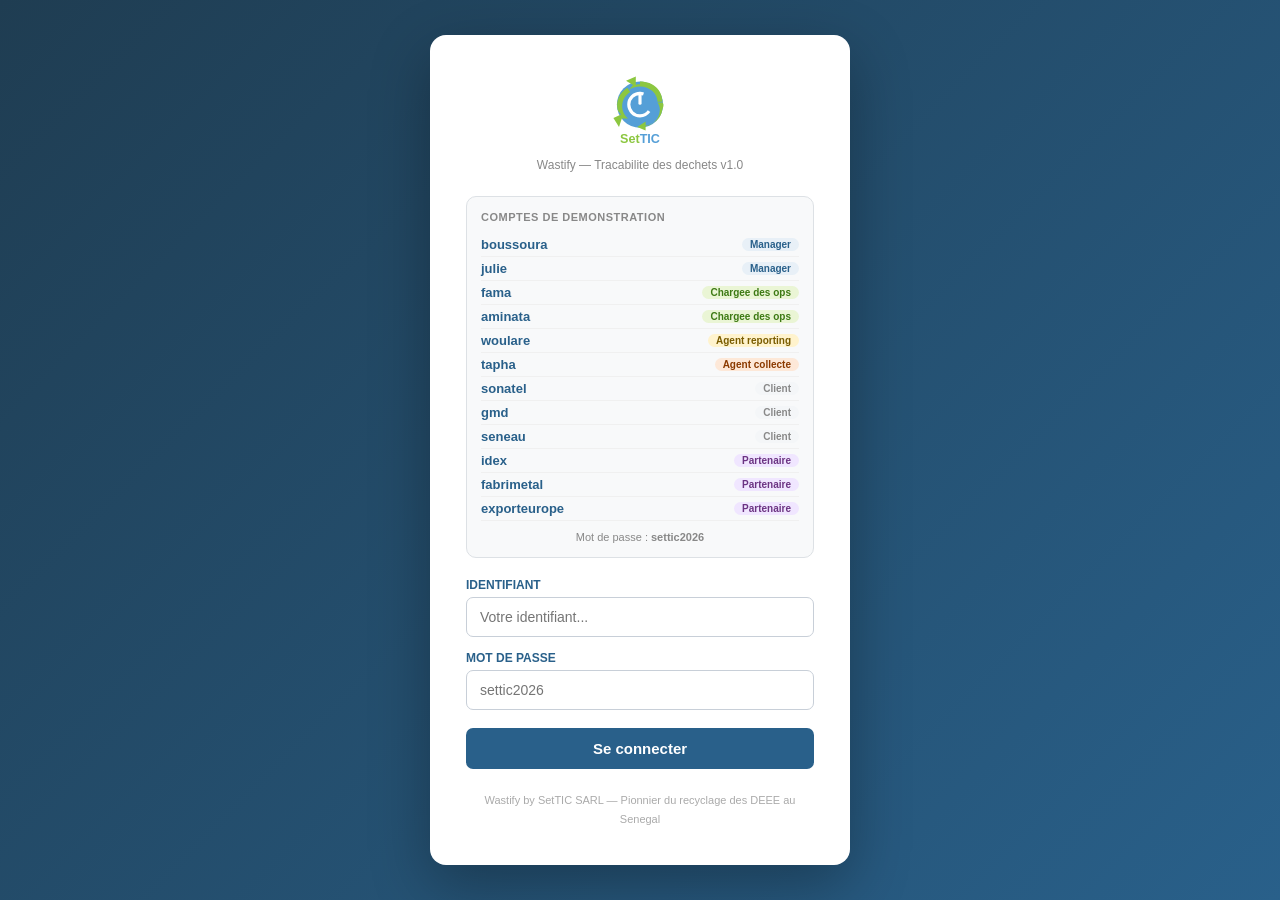
<file: index.html>
<!DOCTYPE html>
<html lang="fr">
<head>
<meta charset="UTF-8">
<meta name="viewport" content="width=device-width, initial-scale=1.0">
<title>Wastify by SetTIC</title>
<style>
* { box-sizing: border-box; margin: 0; padding: 0; }
body { font-family: Arial, sans-serif; min-height: 100vh; display: flex; align-items: center; justify-content: center; background: linear-gradient(135deg, #1f3d52 0%, #29608A 100%); padding: 20px; }
.card { background: white; border-radius: 16px; padding: 36px; width: 100%; max-width: 420px; box-shadow: 0 20px 60px rgba(0,0,0,0.3); }
.logo { text-align: center; margin-bottom: 24px; }
.logo-sub { font-size: 12px; color: #888; margin-top: 6px; }
label { display: block; font-size: 12px; font-weight: bold; color: #29608A; text-transform: uppercase; margin-bottom: 5px; margin-top: 14px; }
input[type=text], input[type=password] { width: 100%; border: 1px solid #c8cfd8; border-radius: 7px; padding: 11px 13px; font-size: 14px; font-family: Arial, sans-serif; transition: border-color 0.15s; }
input:focus { outline: none; border-color: #559FD7; box-shadow: 0 0 0 3px rgba(85,159,215,0.15); }
#profil-box { background: #eaf5d5; border: 1px solid #8CC740; border-radius: 7px; padding: 9px 13px; margin-top: 8px; font-size: 13px; color: #3d7a14; font-weight: bold; display: none; }
#err { background: #fdf0ef; border: 1px solid #e74c3c; border-radius: 7px; padding: 9px 13px; margin-top: 12px; font-size: 13px; color: #b03a2e; display: none; text-align: center; }
button { width: 100%; margin-top: 18px; padding: 12px; border-radius: 7px; border: none; background: #29608A; color: white; font-size: 15px; font-weight: bold; font-family: Arial, sans-serif; cursor: pointer; transition: background 0.15s; }
button:hover { background: #1f4d70; }
.comptes { background: #f8f9fa; border: 1px solid #dde1e5; border-radius: 10px; padding: 14px; margin-bottom: 20px; }
.comptes-title { font-weight: bold; color: #888; text-transform: uppercase; font-size: 11px; margin-bottom: 10px; letter-spacing: 0.5px; }
.compte-row { display: flex; justify-content: space-between; padding: 4px 0; border-bottom: 1px solid #f0f0f0; align-items: center; }
.compte-row:last-child { border: none; }
.compte-id { font-weight: bold; color: #29608A; font-size: 13px; }
.rb { display: inline-block; border-radius: 20px; padding: 1px 8px; font-size: 10px; font-weight: bold; }
.rb-manager    { background: #e8f0f7; color: #29608A; }
.rb-ops        { background: #eaf5d5; color: #3d7a14; }
.rb-reporting  { background: #fff3cd; color: #7a5c00; }
.rb-collecte   { background: #fde8d8; color: #8b3a00; }
.rb-client     { background: #f4f6f8; color: #888; }
.rb-partenaire { background: #f0e6ff; color: #6c3483; }
.mdp { text-align: center; margin-top: 10px; font-size: 11px; color: #888; }
.footer { text-align: center; margin-top: 22px; font-size: 11px; color: #aaa; line-height: 1.7; }
</style>
</head>
<body>
<div class="card">
  <div class="logo">
    <svg width="70" height="77" viewBox="0 0 100 110" xmlns="http://www.w3.org/2000/svg">
      <circle cx="50" cy="48" r="33" fill="#559FD7"/>
      <path d="M50 15 C70 15 82 28 82 44 L75 44 C75 32 64 22 50 22 C44 22 38 24 34 27 L40 20 L30 14 L44 8 L44 20 C46 19 48 19 50 19 Z" fill="#8CC740"/>
      <path d="M18 55 C15 42 22 30 32 24 L36 30 C28 35 23 44 25 55 C26 60 29 65 33 68 L24 68 L20 80 L12 67 L23 62 C21 60 19 58 18 55 Z" fill="#8CC740"/>
      <path d="M82 55 C80 68 70 76 58 78 L58 85 L46 80 L58 72 L58 79 C68 77 76 70 78 59 C79 54 78 49 75 45 L82 45 C85 48 83 52 82 55 Z" fill="#8CC740"/>
      <circle cx="50" cy="48" r="16" fill="none" stroke="white" stroke-width="4.5" stroke-dasharray="70 30" stroke-dashoffset="-10"/>
      <line x1="50" y1="32" x2="50" y2="46" stroke="white" stroke-width="4.5" stroke-linecap="round"/>
      <text x="50" y="103" text-anchor="middle" font-family="Arial,sans-serif" font-size="18" font-weight="bold">
        <tspan fill="#8CC740">Set</tspan><tspan fill="#559FD7">TIC</tspan>
      </text>
    </svg>
    <div class="logo-sub">Wastify &mdash; Tracabilite des dechets v1.0</div>
  </div>

  <div class="comptes">
    <div class="comptes-title">Comptes de demonstration</div>
    <div class="compte-row"><span class="compte-id">boussoura</span><span class="rb rb-manager">Manager</span></div>
    <div class="compte-row"><span class="compte-id">julie</span><span class="rb rb-manager">Manager</span></div>
    <div class="compte-row"><span class="compte-id">fama</span><span class="rb rb-ops">Chargee des ops</span></div>
    <div class="compte-row"><span class="compte-id">aminata</span><span class="rb rb-ops">Chargee des ops</span></div>
    <div class="compte-row"><span class="compte-id">woulare</span><span class="rb rb-reporting">Agent reporting</span></div>
    <div class="compte-row"><span class="compte-id">tapha</span><span class="rb rb-collecte">Agent collecte</span></div>
    <div class="compte-row"><span class="compte-id">sonatel</span><span class="rb rb-client">Client</span></div>
    <div class="compte-row"><span class="compte-id">gmd</span><span class="rb rb-client">Client</span></div>
    <div class="compte-row"><span class="compte-id">seneau</span><span class="rb rb-client">Client</span></div>
    <div class="compte-row"><span class="compte-id">idex</span><span class="rb rb-partenaire">Partenaire</span></div>
    <div class="compte-row"><span class="compte-id">fabrimetal</span><span class="rb rb-partenaire">Partenaire</span></div>
    <div class="compte-row"><span class="compte-id">exporteurope</span><span class="rb rb-partenaire">Partenaire</span></div>
    <div class="mdp">Mot de passe : <strong>settic2026</strong></div>
  </div>

  <label for="id">Identifiant</label>
  <input type="text" id="id" placeholder="Votre identifiant...">
  <div id="profil-box"></div>

  <label for="pwd">Mot de passe</label>
  <input type="password" id="pwd" placeholder="settic2026">
  <div id="err"></div>

  <button id="btnlogin">Se connecter</button>

  <div class="footer">Wastify by SetTIC SARL &mdash; Pionnier du recyclage des DEEE au Senegal</div>
</div>

<script>
var USERS = {
  boussoura:    { nom:'Boussoura TALLA',  role:'manager',          dest:'dashboard_ops.html' },
  julie:        { nom:'Julie',             role:'manager',          dest:'dashboard_ops.html' },
  fama:         { nom:'Fama',              role:'ops',              dest:'dashboard_ops.html' },
  aminata:      { nom:'Aminata',           role:'ops',              dest:'dashboard_ops.html' },
  woulare:      { nom:'Ibrahima WOULARE', role:'agent_reporting',  dest:'dashboard_agent.html' },
  tapha:        { nom:'Tapha',             role:'agent_collecte',   dest:'dashboard_agent.html' },
  sonatel:      { nom:'Sonatel',           role:'client',           dest:'portail_client.html' },
  gmd:          { nom:'GMD',               role:'client',           dest:'portail_client.html' },
  seneau:       { nom:'SENEAU',            role:'client',           dest:'portail_client.html' },
  idex:         { nom:'IDEX SA',           role:'partenaire',       dest:'portail_client.html' },
  fabrimetal:   { nom:'Fabrimetal',        role:'partenaire',       dest:'portail_client.html' },
  exporteurope: { nom:'Export Europe',     role:'partenaire',       dest:'portail_client.html' }
};

var LABELS = {
  manager:         'Manager',
  ops:             'Chargee des ops',
  agent_reporting: 'Agent reporting',
  agent_collecte:  'Agent collecte',
  client:          'Client',
  partenaire:      'Partenaire Downstream'
};

document.getElementById('id').addEventListener('input', function() {
  var u = USERS[this.value.trim().toLowerCase()];
  var b = document.getElementById('profil-box');
  if (u) { b.textContent = u.nom + ' — ' + LABELS[u.role]; b.style.display = 'block'; }
  else { b.style.display = 'none'; }
});

document.getElementById('id').addEventListener('keydown', function(e) {
  if (e.key === 'Enter') document.getElementById('pwd').focus();
});

document.getElementById('pwd').addEventListener('keydown', function(e) {
  if (e.key === 'Enter') document.getElementById('btnlogin').click();
});

document.getElementById('btnlogin').addEventListener('click', function() {
  var id  = document.getElementById('id').value.trim().toLowerCase();
  var pwd = document.getElementById('pwd').value.trim();
  var err = document.getElementById('err');
  err.style.display = 'none';
  if (!id || !pwd) { err.textContent = 'Identifiant et mot de passe requis.'; err.style.display = 'block'; return; }
  var u = USERS[id];
  if (!u) { err.textContent = 'Identifiant inconnu : ' + id; err.style.display = 'block'; return; }
  if (pwd !== 'settic2026') { err.textContent = 'Mot de passe incorrect.'; err.style.display = 'block'; document.getElementById('pwd').value = ''; return; }
  localStorage.setItem('wastify_user', u.nom);
  localStorage.setItem('wastify_role', u.role);
  localStorage.setItem('wastify_id', id);
  window.location.href = u.dest;
});
</script>
</body>
</html>
</file>
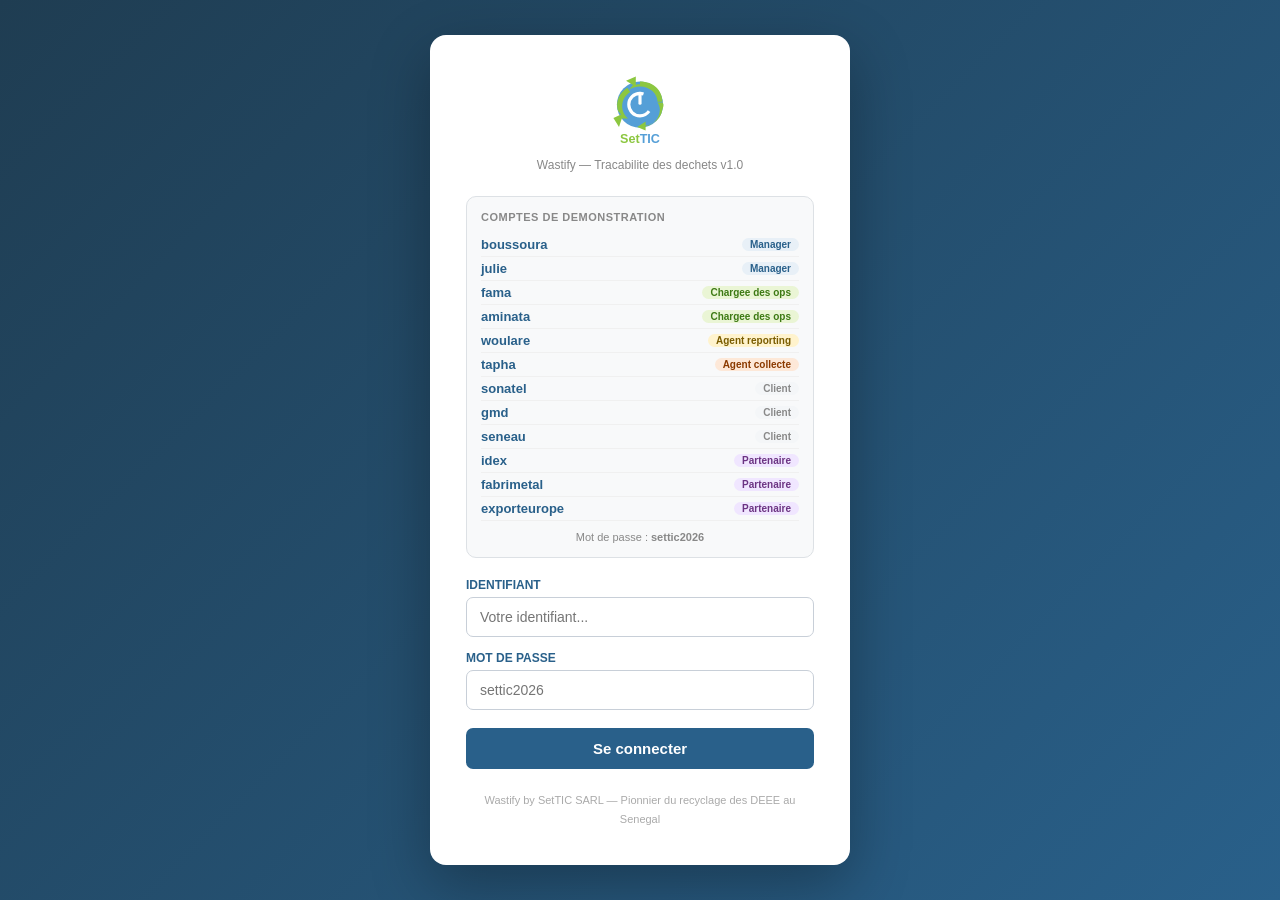
<file: bld.html>
<!DOCTYPE html>
<html lang="fr">
<head>
<meta charset="UTF-8">
<meta name="viewport" content="width=device-width, initial-scale=1.0">
<title>Wastify — BLD</title>
<style>
*, *::before, *::after { box-sizing: border-box; margin: 0; padding: 0; }
body { background: #f4f6f8; font-family: Arial, Helvetica, sans-serif; font-size: 14px; color: #404041; }
.topbar { background: #29608A; padding: 0 20px; height: 58px; display: flex; align-items: center; justify-content: space-between; border-bottom: 3px solid #8CC740; position: sticky; top: 0; z-index: 100; }
.topbar-brand { display: flex; align-items: center; gap: 12px; }
.topbar-title { color: white; font-size: 15px; font-weight: bold; }
.topbar-right { display: flex; align-items: center; gap: 12px; }
.user-pill { background: rgba(255,255,255,0.2); border-radius: 20px; padding: 4px 14px; font-size: 13px; color: white; }
.nav-link { color: rgba(255,255,255,0.75); font-size: 13px; text-decoration: none; padding: 4px 10px; border-radius: 4px; }
.nav-link:hover { background: rgba(255,255,255,0.15); color: white; }
.docbar { background: white; border-bottom: 1px solid #dde1e5; padding: 10px 24px; display: flex; align-items: center; justify-content: space-between; flex-wrap: wrap; gap: 10px; position: sticky; top: 61px; z-index: 99; }
.steps { display: flex; }
.step { padding: 6px 16px; font-size: 12px; border: 1px solid #dde1e5; background: #f4f6f8; color: #888; }
.step:first-child { border-radius: 6px 0 0 6px; }
.step:last-child { border-radius: 0 6px 6px 0; }
.step.active { background: #29608A; color: white; border-color: #29608A; font-weight: bold; }
.step.done { background: #8CC740; color: white; border-color: #8CC740; }
.step.cancelled { background: #e74c3c; color: white; border-color: #e74c3c; }
.actbar { background: white; border-bottom: 1px solid #dde1e5; padding: 8px 24px; display: flex; gap: 6px; align-items: center; position: sticky; top: 115px; z-index: 98; box-shadow: 0 2px 6px rgba(0,0,0,0.06); flex-wrap: wrap; }
.btn { padding: 7px 14px; border-radius: 6px; font-size: 13px; font-weight: bold; cursor: pointer; font-family: Arial, sans-serif; border: 1px solid #dde1e5; background: white; color: #404041; }
.btn:hover { opacity: 0.85; }
.btn:disabled { opacity: 0.3; cursor: not-allowed; }
.btn-save { background: #29608A; color: white; border-color: #29608A; }
.btn-prevalidate { background: #559FD7; color: white; border-color: #559FD7; }
.btn-validate { background: #8CC740; color: white; border-color: #8CC740; }
.btn-cancel { color: #b03a2e; border-color: #b03a2e; }
.btn-brouillon { color: #7a5c00; border-color: #f0c040; background: #fff8e6; }
.btn-print { color: #559FD7; border-color: #559FD7; }
.sep { width: 1px; height: 22px; background: #dde1e5; margin: 0 2px; }
.sc { padding: 4px 12px; border-radius: 20px; font-size: 12px; font-weight: bold; }
.sc-brouillon { background: #f4f6f8; color: #888; border: 1px solid #dde1e5; }
.sc-prev { background: #e8f0f7; color: #29608A; border: 1px solid #559FD7; }
.sc-valide { background: #eaf5d5; color: #3d7a14; border: 1px solid #8CC740; }
.sc-annule { background: #fdf0ef; color: #b03a2e; border: 1px solid #e74c3c; }
.body { padding: 20px 24px; max-width: 980px; margin: 0 auto; display: flex; flex-direction: column; gap: 16px; padding-bottom: 60px; }
.card { background: white; border-radius: 10px; border: 1px solid #dde1e5; overflow: hidden; }
.ch { padding: 11px 18px; display: flex; align-items: center; gap: 10px; }
.ch-blue { background: #29608A; } .ch-green { background: #3d7a14; } .ch-mid { background: #1a5276; } .ch-gray { background: #555; }
.cht { font-size: 14px; font-weight: bold; color: white; }
.dot-g { width: 9px; height: 9px; border-radius: 50%; background: #8CC740; flex-shrink: 0; }
.dot-b { width: 9px; height: 9px; border-radius: 50%; background: #559FD7; flex-shrink: 0; }
.dot-w { width: 9px; height: 9px; border-radius: 50%; background: white; opacity: 0.7; flex-shrink: 0; }
.chr { flex: 1; display: flex; justify-content: flex-end; align-items: center; gap: 8px; }
.cb { padding: 18px; }
.g2 { display: grid; grid-template-columns: 1fr 1fr; gap: 14px; margin-bottom: 14px; }
.g3 { display: grid; grid-template-columns: 1fr 1fr 1fr; gap: 14px; margin-bottom: 14px; }
.field { display: flex; flex-direction: column; gap: 5px; }
.field label { font-size: 11px; font-weight: bold; color: #29608A; text-transform: uppercase; letter-spacing: 0.5px; }
.field input, .field select, .field textarea { border: 1px solid #c8cfd8; border-radius: 6px; padding: 8px 11px; font-size: 14px; background: white; color: #404041; font-family: Arial, sans-serif; width: 100%; }
.field input:focus, .field select:focus { outline: none; border-color: #559FD7; }
.field input[readonly] { background: #f4f6f8; color: #888; }
.sub-title { font-size: 12px; font-weight: bold; color: #29608A; text-transform: uppercase; letter-spacing: 0.5px; margin: 16px 0 10px; padding-bottom: 6px; border-bottom: 2px solid #8CC740; }
/* LOTS */
.lots-filters { display: flex; gap: 10px; margin-bottom: 14px; flex-wrap: wrap; }
.lots-filters select { border: 1px solid #c8cfd8; border-radius: 6px; padding: 7px 11px; font-size: 13px; font-family: Arial, sans-serif; flex: 1; min-width: 150px; }
.lots-grid { display: flex; flex-direction: column; gap: 8px; }
.lot-item { border: 1px solid #c8cfd8; border-radius: 8px; padding: 12px 14px; display: flex; align-items: center; gap: 12px; cursor: pointer; transition: all 0.15s; user-select: none; }
.lot-item:hover { border-color: #559FD7; background: #f0f7fd; }
.lot-item.selected { border-color: #8CC740; background: #eaf5d5; }
.lot-item input[type=checkbox] { width: 16px; height: 16px; accent-color: #8CC740; cursor: pointer; flex-shrink: 0; }
.lot-info { flex: 1; }
.lot-ref { font-size: 13px; font-weight: bold; color: #29608A; }
.lot-item.selected .lot-ref { color: #3d7a14; }
.lot-details { font-size: 12px; color: #888; margin-top: 2px; }
.lot-poids { font-size: 13px; font-weight: bold; color: #404041; white-space: nowrap; }
.lot-qty-wrap { display: flex; flex-direction: column; gap: 3px; min-width: 110px; }
.lot-qty-lbl { font-size: 10px; color: #888; text-transform: uppercase; }
.lot-qty-inp { border: 1px solid #c8cfd8; border-radius: 4px; padding: 5px 8px; font-size: 13px; width: 100px; font-family: Arial, sans-serif; }
.badge-stock { display: inline-block; background: #eaf5d5; border: 1px solid #8CC740; border-radius: 20px; padding: 2px 8px; font-size: 11px; color: #3d7a14; font-weight: bold; }
.badge-partiel { background: #fff3cd; border: 1px solid #f0c040; color: #7a5c00; }
.recap-lots { background: #f4f6f8; border: 1px solid #dde1e5; border-radius: 8px; padding: 14px; margin-top: 14px; display: none; }
.recap-row { display: flex; justify-content: space-between; font-size: 13px; padding: 4px 0; border-bottom: 1px solid #dde1e5; }
.recap-row:last-child { border: none; font-weight: bold; color: #29608A; }
/* SIG */
.sig-grid { display: grid; grid-template-columns: 1fr 1fr; gap: 24px; margin-top: 10px; }
.sig-block { display: flex; flex-direction: column; gap: 8px; }
.sig-label { font-size: 11px; font-weight: bold; color: #29608A; text-transform: uppercase; }
.sig-box { border: 1px dashed #c8cfd8; border-radius: 8px; height: 90px; display: flex; flex-direction: column; align-items: center; justify-content: center; cursor: pointer; background: #f4f6f8; gap: 4px; }
.sig-box:hover { border-color: #559FD7; background: #eef5fc; }
.sig-box.signed { border-style: solid; border-color: #8CC740; background: #f0f9e8; }
.sig-name { font-size: 13px; font-weight: bold; text-align: center; border-top: 1px solid #dde1e5; padding-top: 6px; }
.sig-date { font-size: 11px; color: #888; text-align: center; }
/* JOURNAL */
.j-entry { display: flex; gap: 12px; margin-bottom: 14px; }
.j-avatar { width: 32px; height: 32px; border-radius: 50%; background: #29608A; color: white; display: flex; align-items: center; justify-content: center; font-size: 12px; font-weight: bold; flex-shrink: 0; }
.j-avatar.sys { background: #888; }
.j-bubble { flex: 1; }
.j-meta { font-size: 11px; color: #888; margin-bottom: 3px; }
.j-text { font-size: 13px; color: #404041; background: #f4f6f8; border-radius: 6px; padding: 8px 12px; border-left: 3px solid #dde1e5; line-height: 1.5; }
.j-text.sys { border-left-color: #559FD7; color: #888; font-style: italic; }
.j-text.ext { border-left-color: #e67e22; background: #fef9f0; }
.jtype-btn { padding: 4px 12px; border-radius: 20px; font-size: 12px; cursor: pointer; border: 1px solid #dde1e5; background: white; color: #888; font-family: Arial, sans-serif; }
.jtype-btn.active { background: #29608A; color: white; border-color: #29608A; }
.jtype-btn.ext-a.active { background: #e67e22; border-color: #e67e22; }
.lot-banner { background: #eaf5d5; border: 1px solid #8CC740; border-radius: 8px; padding: 10px 14px; display: none; margin-bottom: 14px; }
.lot-banner-text { font-size: 14px; font-weight: bold; color: #3d7a14; }
@media(max-width:700px){.g2,.g3{grid-template-columns:1fr;}.sig-grid{grid-template-columns:1fr;}.steps{display:none;}}
</style>

<script>
(function() {
  var role = localStorage.getItem('wastify_role') || '';
  var allowed = ['manager', 'ops', 'agent_reporting', 'agent_collecte'];
  if (!role) { window.location.href = 'index.html'; return; }
  if (allowed.indexOf(role) === -1) {
    if (role === 'agent_collecte' || role === 'agent_reporting') window.location.href = 'dashboard_agent.html';
    else if (role === 'client' || role === 'partenaire') window.location.href = 'portail_client.html';
    else window.location.href = 'dashboard_ops.html';
  }
})();
</script>
</head>
<body>
<div class="topbar">
  <div class="topbar-brand">
    <svg width="44" height="44" viewBox="0 0 100 110" xmlns="http://www.w3.org/2000/svg">
      <circle cx="50" cy="48" r="33" fill="#559FD7"/>
      <path d="M50 15 C70 15 82 28 82 44 L75 44 C75 32 64 22 50 22 C44 22 38 24 34 27 L40 20 L30 14 L44 8 L44 20 C46 19 48 19 50 19 Z" fill="#8CC740"/>
      <path d="M18 55 C15 42 22 30 32 24 L36 30 C28 35 23 44 25 55 C26 60 29 65 33 68 L24 68 L20 80 L12 67 L23 62 C21 60 19 58 18 55 Z" fill="#8CC740"/>
      <path d="M82 55 C80 68 70 76 58 78 L58 85 L46 80 L58 72 L58 79 C68 77 76 70 78 59 C79 54 78 49 75 45 L82 45 C85 48 83 52 82 55 Z" fill="#8CC740"/>
      <circle cx="50" cy="48" r="16" fill="none" stroke="white" stroke-width="4.5" stroke-dasharray="70 30" stroke-dashoffset="-10"/>
      <line x1="50" y1="32" x2="50" y2="46" stroke="white" stroke-width="4.5" stroke-linecap="round"/>
      <text x="50" y="103" text-anchor="middle" font-family="Arial,sans-serif" font-size="18" font-weight="bold"><tspan fill="#8CC740">Set</tspan><tspan fill="#559FD7">TIC</tspan></text>
    </svg>
    <span class="topbar-title">Wastify</span>
  </div>
  <div class="topbar-right">
    <a href="bsd.html" class="nav-link">&#8592; BSD</a>
    <a href="decomposition.html" class="nav-link">D&eacute;composition</a>
    <a href="dashboard_ops.html" class="nav-link">Dashboard</a>
    <div class="user-pill" id="user-pill">Ops</div>
  </div>
</div>

<div class="docbar">
  <div style="display:flex;align-items:center;gap:10px;">
    <div>
      <div style="font-size:11px;color:#888;">Bordereau de Livraison de D&eacute;chets</div>
      <div style="display:flex;align-items:center;gap:8px;margin-top:2px;">
        <span style="font-size:18px;font-weight:bold;color:#29608A;">BLD</span>
        <span style="font-size:14px;font-weight:bold;color:#c8cfd8;font-style:italic;" id="doc-ref">En attente de pr&eacute;-validation</span>
        <span class="sc sc-brouillon" id="status-chip">Brouillon</span>
      </div>
    </div>
  </div>
  <div class="steps">
    <div class="step active" id="s1">Brouillon</div>
    <div class="step" id="s2">Pr&eacute;-valid&eacute;</div>
    <div class="step" id="s3">Valid&eacute;</div>
  </div>
</div>

<div class="actbar">
  <button class="btn btn-save" onclick="sauvegarder()">&#128190; Sauvegarder</button>
  <div class="sep"></div>
  <button class="btn btn-prevalidate" id="btn-prev" onclick="prevalider()">&#10003; Pr&eacute;-valider (Agent)</button>
  <button class="btn btn-validate" id="btn-val" onclick="valider()" disabled>&#10003;&#10003; Valider (Ops)</button>
  <div class="sep"></div>
  <button class="btn btn-brouillon" id="btn-brou" onclick="remettreEnBrouillon()" disabled>&#8634; Brouillon</button>
  <button class="btn btn-cancel" id="btn-ann" onclick="annuler()">&#10006; Annuler</button>
  <div class="sep"></div>
  <button class="btn btn-print" id="btn-print" onclick="window.print()" disabled>&#128438; Imprimer</button>
</div>

<div class="body">

  <div class="lot-banner" id="lot-banner">
    <span style="font-size:16px;">&#127991;</span>
    <span class="lot-banner-text">Lot BLD : <span id="lot-val"></span></span>
  </div>

  <!-- DESTINATAIRE -->
  <div class="card">
    <div class="ch ch-blue"><div class="dot-g"></div><span class="cht">Destinataire (Partenaire downstream)</span></div>
    <div class="cb">
      <div class="g2">
        <div class="field">
          <label>Partenaire *</label>
          <select id="sel-part" onchange="chargerPartenaire()">
            <option value="">— S&eacute;lectionner —</option>
            <option value="idex">IDEX SA</option>
            <option value="recycleco">RecyclEco Dakar</option>
            <option value="sotrec">SOTREC</option>
            <option value="mbeubeuss">D&eacute;charge Mbeubeuss</option>
            <option value="fabrimetal">Fabrimetal</option>
            <option value="exporteurope">Export Europe</option>
          </select>
        </div>
        <div class="field"><label>Contact</label><input readonly id="contact-part" placeholder="Auto-rempli"></div>
      </div>
      <div class="g2">
        <div class="field"><label>T&eacute;l&eacute;phone</label><input readonly id="tel-part" placeholder="Auto-rempli"></div>
        <div class="field"><label>Adresse</label><input readonly id="adresse-part" placeholder="Auto-rempli"></div>
      </div>
    </div>
  </div>

  <!-- LIVRAISON -->
  <div class="card">
    <div class="ch ch-green"><div class="dot-b"></div><span class="cht">Informations de livraison</span></div>
    <div class="cb">
      <div class="g3">
        <div class="field">
          <label>Date de livraison *</label>
          <input type="datetime-local" id="date-livr">
        </div>
        <div class="field">
          <label>V&eacute;hicule (immatriculation)</label>
          <input type="text" id="vehicule-immat" placeholder="ex: AA-927-SZ">
        </div>
        <div class="field">
          <label>Nom du chauffeur</label>
          <input type="text" id="chauffeur-nom" placeholder="Nom et pr&eacute;nom">
        </div>
      </div>
      <div class="g2">
        <div class="field">
          <label>Num&eacute;ro de lot BLD</label>
          <input readonly id="num-lot" placeholder="Attribu&eacute; &agrave; la pr&eacute;-validation">
        </div>
        <div class="field">
          <label>Type de traitement</label>
          <select id="type-traitement">
            <option value="">— Type —</option>
            <option>&#9851; Recyclage</option>
            <option>&#128465; Mise en d&eacute;charge</option>
            <option>&#10006; Destruction</option>
            <option>&#128293; Incin&eacute;ration</option>
          </select>
        </div>
      </div>

      <div class="sub-title">&#128119; Agents affect&eacute;s</div>
      <div id="agents-list"></div>
      <button class="add-line-btn" onclick="ajouterAgent()" style="display:inline-flex;align-items:center;gap:6px;color:#559FD7;font-size:13px;cursor:pointer;padding:8px 0;background:none;border:none;font-family:Arial,sans-serif;">
        <span style="width:18px;height:18px;border-radius:50%;background:#559FD7;color:white;display:inline-flex;align-items:center;justify-content:center;font-size:13px;line-height:1;flex-shrink:0;">+</span> Ajouter un agent
      </button>
    </div>
  </div>

  <!-- LOTS DECOMP -->
  <div class="card">
    <div class="ch ch-mid">
      <div class="dot-g"></div>
      <span class="cht">Lots DECOMP &agrave; livrer</span>
      <div class="chr"><span style="font-size:12px;color:rgba(255,255,255,0.8);" id="lots-count">0 lot(s)</span></div>
    </div>
    <div class="cb">
      <div class="lots-filters">
        <select id="f-matiere" onchange="filtrerLots()">
          <option value="">Toutes les mati&egrave;res</option>
          <option>M&eacute;taux ferreux</option>
          <option>Aluminium</option>
          <option>Plastique</option>
          <option>Circuits imprim&eacute;s (PCB)</option>
          <option>Papier / Carton</option>
          <option>Cuivre</option>
          <option>Verre</option>
        </select>
        <select id="f-client" onchange="filtrerLots()">
          <option value="">Tous les clients source</option>
          <option>Orange S&eacute;n&eacute;gal</option>
          <option>Sonatel</option>
          <option>EGMT</option>
          <option>Transport I. Sakho</option>
          <option>GMD</option>
          <option>SENEAU</option>
        </select>
        <select id="f-statut" onchange="filtrerLots()">
          <option value="">Tous statuts</option>
          <option value="stock">En stock</option>
          <option value="partiel">Partiel</option>
        </select>
      </div>
      <div id="lots-empty" style="text-align:center;color:#888;padding:20px;display:none;">Aucun lot pour ces filtres.</div>
      <div class="lots-grid" id="lots-grid"></div>
      <div class="recap-lots" id="recap-lots">
        <div style="font-size:12px;font-weight:bold;color:#29608A;text-transform:uppercase;margin-bottom:8px;">R&eacute;capitulatif</div>
        <div id="recap-rows"></div>
        <div class="recap-row"><span>Poids total BLD</span><span id="total-poids">0 kg</span></div>
      </div>
    </div>
  </div>

  <!-- INFOS COMPLÉMENTAIRES + SIGNATURES -->
  <div class="card">
    <div class="ch ch-blue"><div class="dot-b"></div><span class="cht">Informations compl&eacute;mentaires &amp; Signatures</span></div>
    <div class="cb">
      <div class="g2">
        <div class="field"><label>N&deg; certificat partenaire</label><input type="text" placeholder="ex: CERT-2026-001"></div>
        <div class="field"><label>R&eacute;f. document partenaire</label><input type="text" placeholder="R&eacute;f. bon de r&eacute;ception"></div>
      </div>
      <div class="field" style="margin-bottom:14px;">
        <label>Observations</label>
        <textarea placeholder="Notes sur la livraison..." style="min-height:60px;resize:vertical;border:1px solid #c8cfd8;border-radius:6px;padding:8px 11px;font-size:13px;font-family:Arial,sans-serif;"></textarea>
      </div>
      <div class="sub-title">Signatures</div>
      <div class="sig-grid">
        <div class="sig-block">
          <div class="sig-label">Signature agent SetTIC</div>
          <div class="sig-box" id="sig-agent" onclick="signer('agent')">
            <span style="font-size:20px;">&#9998;</span>
            <span style="font-size:12px;color:#888;">Cliquer pour signer</span>
          </div>
          <div class="sig-name" id="sig-agent-name"></div>
          <div class="sig-date" id="sig-agent-date"></div>
        </div>
        <div class="sig-block">
          <div class="sig-label">Signature partenaire</div>
          <div class="sig-box" id="sig-part" onclick="signer('part')">
            <span style="font-size:20px;">&#9998;</span>
            <span style="font-size:12px;color:#888;">Cliquer pour signer</span>
          </div>
          <div class="sig-name" id="sig-part-name"></div>
          <div class="sig-date" id="sig-part-date"></div>
        </div>
      </div>
    </div>
  </div>

  <!-- JOURNAL -->
  <div class="card">
    <div class="ch ch-gray"><div class="dot-w"></div><span class="cht">Journal interne</span><div class="chr"><span style="font-size:11px;color:rgba(255,255,255,0.6);">Confidentiel</span></div></div>
    <div class="cb">
      <div id="journal-entries"></div>
      <div style="border-top:1px solid #dde1e5;padding-top:14px;display:flex;gap:10px;align-items:flex-start;margin-top:14px;">
        <div class="j-avatar" id="j-avatar">BT</div>
        <div style="flex:1;">
          <div style="display:flex;gap:6px;margin-bottom:8px;">
            <button class="jtype-btn active" onclick="setJType('interne',this)">Note interne</button>
            <button class="jtype-btn ext-a" onclick="setJType('externe',this)">Message PARTENAIRE</button>
          </div>
          <textarea id="j-input" rows="3" placeholder="Ajouter une note..." style="width:100%;border:1px solid #c8cfd8;border-radius:6px;padding:8px 11px;font-size:13px;font-family:Arial,sans-serif;resize:vertical;"></textarea>
          <div style="display:flex;justify-content:flex-end;margin-top:6px;">
            <button class="btn btn-save" onclick="envoyerJournal()">Envoyer</button>
          </div>
        </div>
      </div>
    </div>
  </div>

</div>

<script>
var PARTENAIRES = {
  idex:        { nom:'IDEX SA', tel:'77 931 89 26', adresse:'Zone Industrielle, Dakar', contact:'Abdoulaye SECK' },
  recycleco:   { nom:'RecyclEco Dakar', tel:'33 800 11 22', adresse:'Zone Industrielle, Dakar', contact:'Directeur technique' },
  sotrec:      { nom:'SOTREC', tel:'33 834 56 78', adresse:'Route de Rufisque', contact:'Responsable logistique' },
  mbeubeuss:   { nom:'Décharge Mbeubeuss', tel:'', adresse:'Mbeubeuss, Dakar', contact:'' },
  fabrimetal:  { nom:'Fabrimetal', tel:'33 800 20 00', adresse:'Zone Industrielle, Dakar', contact:'Contact Fabrimetal' },
  exporteurope:{ nom:'Export Europe', tel:'33 800 30 00', adresse:'Port de Dakar', contact:'Contact Export Europe' },
};

var AGENTS_DB = [
  { id:'woulare', nom:'Ibrahima WOULARE', initiales:'IW', color:'#29608A' },
  { id:'tapha',   nom:'Tapha',            initiales:'TA', color:'#3d7a14' },
  { id:'adama',   nom:'ADAMA NGUER',      initiales:'AN', color:'#1a5276' },
  { id:'ahmed',   nom:'Ahmed DIAGNE',     initiales:'AD', color:'#7d3c98' },
];

var LOTS_STOCK = [
  { ref:'N°/27/03/2026/DECOMP/001', matiere:'Métaux ferreux', bsd:'05000', client:'Orange Sénégal', poids:45.0, emplacement:'Zone A / Bac A-01', statut:'stock' },
  { ref:'N°/27/03/2026/DECOMP/002', matiere:'Plastique', bsd:'05000', client:'Orange Sénégal', poids:30.0, emplacement:'Zone B / Palette B-01', statut:'stock' },
  { ref:'N°/27/03/2026/DECOMP/003', matiere:'Circuits imprimés (PCB)', bsd:'05000', client:'Orange Sénégal', poids:15.0, emplacement:'Zone C / Caisse C-01', statut:'stock' },
  { ref:'N°/24/03/2026/DECOMP/005', matiere:'Aluminium', bsd:'04997', client:'Sonatel', poids:22.0, poidsDisponible:18.0, emplacement:'Zone A / Bac A-02', statut:'partiel' },
  { ref:'N°/24/03/2026/DECOMP/006', matiere:'Métaux ferreux', bsd:'04997', client:'Sonatel', poids:35.0, emplacement:'Zone A / Bac A-03', statut:'stock' },
  { ref:'N°/22/03/2026/DECOMP/008', matiere:'Papier / Carton', bsd:'04995', client:'EGMT', poids:80.0, emplacement:'Zone D / Bac D-01', statut:'stock' },
];

var jType = 'interne';
var bldStatut = 'brouillon';
var sigAgent = false, sigPart = false;

window.onload = function() {
  var now = new Date();
  var pad = function(n){return String(n).padStart(2,'0');};
  document.getElementById('date-livr').value = now.getFullYear()+'-'+pad(now.getMonth()+1)+'-'+pad(now.getDate())+'T'+pad(now.getHours())+':'+pad(now.getMinutes());
  var user = localStorage.getItem('wastify_user') || 'Ops';
  var role = localStorage.getItem('wastify_role') || 'ops';
  document.getElementById('user-pill').textContent = user.split(' ')[0];
  var init = user.split(' ').map(function(w){return w[0];}).join('').substring(0,2).toUpperCase();
  document.getElementById('j-avatar').textContent = init;
  // Agent connecté = responsable par défaut
  ajouterAgent(user, init, true);
  // Agents ne peuvent que pré-valider
  if (role === 'agent') document.getElementById('btn-val').style.display = 'none';
  renderLots(LOTS_STOCK);
  addJAuto('BLD créé par ' + user);
};

function chargerPartenaire() {
  var v = document.getElementById('sel-part').value;
  var p = PARTENAIRES[v];
  if (!p) return;
  document.getElementById('tel-part').value = p.tel;
  document.getElementById('adresse-part').value = p.adresse;
  document.getElementById('contact-part').value = p.contact;
}

// AGENTS
function ajouterAgent(nomAgent, initiales, isResp) {
  var list = document.getElementById('agents-list');
  var isFirst = isResp || list.children.length === 0;
  var aO = AGENTS_DB.map(function(a){return '<option value="'+a.id+'">'+a.nom+'</option>';}).join('');
  var div = document.createElement('div');
  div.style.cssText = 'display:flex;align-items:center;gap:10px;border-radius:8px;padding:8px 12px;border:1px solid '+(isFirst?'#8CC740':'#dde1e5')+';background:'+(isFirst?'#eaf5d5':'white')+';margin-bottom:6px;';
  var color = isFirst ? '#3d7a14' : '#29608A';
  var initDisp = initiales || '?';
  if (nomAgent) {
    div.innerHTML = '<div style="width:32px;height:32px;border-radius:50%;background:'+color+';color:white;display:flex;align-items:center;justify-content:center;font-size:12px;font-weight:bold;flex-shrink:0;">'+initDisp+'</div>'+
      '<div style="flex:1;font-size:13px;font-weight:bold;color:'+(isFirst?'#3d7a14':'#404041')+';">'+nomAgent+'</div>'+
      '<span style="font-size:11px;color:#888;">'+(isFirst?'★ Responsable':'Agent')+'</span>';
  } else {
    div.innerHTML = '<div style="width:32px;height:32px;border-radius:50%;background:'+color+';color:white;display:flex;align-items:center;justify-content:center;font-size:12px;font-weight:bold;flex-shrink:0;">?</div>'+
      '<div style="flex:1;"><select style="border:1px solid #c8cfd8;border-radius:6px;padding:6px 10px;font-size:13px;font-family:Arial,sans-serif;width:100%;">'+aO+'</select></div>'+
      '<span style="font-size:11px;color:#888;">'+(isFirst?'★ Responsable':'Agent')+'</span>'+
      '<button onclick="this.closest(\'div\').remove();" style="background:none;border:none;color:#b03a2e;cursor:pointer;font-size:16px;padding:0 4px;">✕</button>';
  }
  list.appendChild(div);
}

// LOTS
function filtrerLots() {
  var mat = document.getElementById('f-matiere').value.toLowerCase();
  var cli = document.getElementById('f-client').value.toLowerCase();
  var stat = document.getElementById('f-statut').value;
  var filtered = LOTS_STOCK.filter(function(l) {
    var okM = !mat || l.matiere.toLowerCase().includes(mat.split(' ')[0]);
    var okC = !cli || l.client.toLowerCase().includes(cli.split(' ')[0]);
    var okS = !stat || l.statut === stat;
    return okM && okC && okS;
  });
  renderLots(filtered);
}

function renderLots(data) {
  document.getElementById('lots-count').textContent = data.length + ' lot(s) en stock';
  var empty = document.getElementById('lots-empty');
  var grid = document.getElementById('lots-grid');
  if (data.length === 0) { empty.style.display='block'; grid.innerHTML=''; return; }
  empty.style.display = 'none';
  grid.innerHTML = data.map(function(lot, i) {
    var dispo = lot.statut === 'partiel' ? lot.poidsDisponible : lot.poids;
    var bc = lot.statut === 'partiel' ? 'badge-partiel' : 'badge-stock';
    var bl = lot.statut === 'partiel' ? 'Partiel ('+dispo+' kg)' : 'En stock';
    return '<label class="lot-item" id="li-'+i+'">' +
      '<input type="checkbox" id="lc-'+i+'" onchange="updateRecap()">' +
      '<div class="lot-info">' +
        '<div class="lot-ref">'+lot.ref+'</div>' +
        '<div class="lot-details">'+lot.matiere+' — BSD: '+lot.bsd+' ('+lot.client+') — 📍 '+lot.emplacement+'</div>' +
      '</div>' +
      '<span class="badge-stock '+bc+'">'+bl+'</span>' +
      '<div class="lot-qty-wrap">' +
        '<div class="lot-qty-lbl">Poids (kg)</div>' +
        '<input type="number" class="lot-qty-inp" id="lq-'+i+'" value="'+dispo+'" max="'+dispo+'" min="0.1" step="0.1" onclick="event.stopPropagation()" onchange="updateRecap()">' +
      '</div>' +
      '<div class="lot-poids">'+lot.poids.toFixed(1)+' kg</div>' +
      '</label>';
  }).join('');
}

function updateRecap() {
  var selected = [];
  var total = 0;
  LOTS_STOCK.forEach(function(lot, i) {
    var cb = document.getElementById('lc-'+i);
    var item = document.getElementById('li-'+i);
    if (cb && cb.checked) {
      if (item) item.classList.add('selected');
      var qty = parseFloat((document.getElementById('lq-'+i)||{}).value) || 0;
      total += qty;
      selected.push({ref:lot.ref, matiere:lot.matiere, poids:qty});
    } else if (item) item.classList.remove('selected');
  });
  var recap = document.getElementById('recap-lots');
  if (selected.length > 0) {
    recap.style.display = 'block';
    document.getElementById('recap-rows').innerHTML = selected.map(function(s){
      return '<div class="recap-row"><span>'+s.ref.split('/').slice(-2).join('/')+' — '+s.matiere+'</span><span>'+s.poids.toFixed(1)+' kg</span></div>';
    }).join('');
    document.getElementById('total-poids').textContent = total.toFixed(1) + ' kg';
  } else { recap.style.display = 'none'; }
}

// WORKFLOW
function prevalider() {
  var part = document.getElementById('sel-part').value;
  if (!part) { alert('Sélectionnez un partenaire.'); return; }
  var selected = LOTS_STOCK.filter(function(l,i){var cb=document.getElementById('lc-'+i); return cb&&cb.checked;});
  if (selected.length === 0) { alert('Sélectionnez au moins un lot DECOMP.'); return; }
  var now = new Date();
  var pad = function(n){return String(n).padStart(2,'0');};
  var ref = 'DIA/BLD/'+now.getFullYear()+'/0'+(2000+Math.floor(Math.random()*100));
  var lot = 'N°/'+pad(now.getDate())+'/'+pad(now.getMonth()+1)+'/'+now.getFullYear()+'/BLD/'+ref.split('/').pop();
  document.getElementById('doc-ref').textContent = ref;
  document.getElementById('doc-ref').style.color = '#559FD7';
  document.getElementById('doc-ref').style.fontStyle = 'normal';
  document.getElementById('num-lot').value = lot;
  document.getElementById('lot-val').textContent = lot;
  document.getElementById('lot-banner').style.display = 'flex';
  document.getElementById('status-chip').textContent = 'Pré-validé';
  document.getElementById('status-chip').className = 'sc sc-prev';
  document.getElementById('s1').className = 'step done';
  document.getElementById('s2').className = 'step active';
  document.getElementById('btn-prev').disabled = true;
  document.getElementById('btn-val').disabled = false;
  document.getElementById('btn-brou').disabled = false;
  document.getElementById('btn-print').disabled = false;
  bldStatut = 'prevalide';
  addJAuto('BLD pré-validé — Réf: '+ref+' — '+selected.length+' lot(s)');
  alert('BLD pré-validé !\nRéférence : '+ref+'\nLot BLD : '+lot);
}

function valider() {
  document.getElementById('status-chip').textContent = 'Validé';
  document.getElementById('status-chip').className = 'sc sc-valide';
  document.getElementById('s2').className = 'step done';
  document.getElementById('s3').className = 'step active';
  document.getElementById('btn-val').disabled = true;
  bldStatut = 'valide';
  addJAuto('BLD validé définitivement par '+(localStorage.getItem('wastify_user')||'Ops'));
  alert('BLD validé !');
}

function remettreEnBrouillon() {
  if (!confirm('Remettre en brouillon ?')) return;
  document.getElementById('status-chip').textContent = 'Brouillon';
  document.getElementById('status-chip').className = 'sc sc-brouillon';
  document.getElementById('s1').className = 'step active';
  document.getElementById('s2').className = 'step';
  document.getElementById('s3').className = 'step';
  document.getElementById('btn-prev').disabled = false;
  document.getElementById('btn-val').disabled = true;
  document.getElementById('btn-brou').disabled = true;
  bldStatut = 'brouillon';
  addJAuto('BLD remis en brouillon');
}

function annuler() {
  var raison = prompt('Raison de l\'annulation (obligatoire) :');
  if (!raison||!raison.trim()) { alert('Raison obligatoire.'); return; }
  document.getElementById('status-chip').textContent = 'Annulé';
  document.getElementById('status-chip').className = 'sc sc-annule';
  document.getElementById('s1').className = 'step cancelled';
  document.getElementById('btn-prev').disabled = true;
  document.getElementById('btn-val').disabled = true;
  document.getElementById('btn-brou').disabled = true;
  document.getElementById('btn-ann').disabled = true;
  bldStatut = 'annule';
  addJAuto('BLD ANNULÉ. Raison : '+raison);
}

function signer(type) {
  var user = localStorage.getItem('wastify_user') || 'Agent SetTIC';
  var nom = type==='agent' ? user : (document.getElementById('contact-part').value||'Représentant partenaire');
  var couleur = type==='agent' ? '#29608A' : '#3d7a14';
  var box = document.getElementById('sig-'+type);
  box.classList.add('signed');
  box.innerHTML = '<svg width="120" height="55" viewBox="0 0 120 55"><path d="M10,42 Q25,8 45,28 Q60,48 80,15 Q95,2 112,22" stroke="'+couleur+'" stroke-width="2.5" fill="none" stroke-linecap="round"/></svg>';
  document.getElementById('sig-'+type+'-name').textContent = nom;
  document.getElementById('sig-'+type+'-date').innerHTML = formatDate(new Date());
  if (type==='agent') sigAgent=true; else sigPart=true;
  addJAuto('Signature '+(type==='agent'?'agent':'partenaire')+' : '+nom);
}

function sauvegarder() { addJAuto('Sauvegarde brouillon'); alert('BLD sauvegardé.'); }

function setJType(t, btn) {
  jType = t;
  document.querySelectorAll('.jtype-btn').forEach(function(b){b.classList.remove('active');});
  btn.classList.add('active');
}

function formatDate(d) {
  var pad = function(n){return String(n).padStart(2,'0');};
  return pad(d.getDate())+'/'+pad(d.getMonth()+1)+'/'+d.getFullYear()+' à '+pad(d.getHours())+'h'+pad(d.getMinutes());
}

function addJAuto(txt) {
  var el = document.getElementById('journal-entries');
  var div = document.createElement('div');
  div.className = 'j-entry';
  div.innerHTML = '<div class="j-avatar sys">⚙</div><div class="j-bubble"><div class="j-meta">Système — '+formatDate(new Date())+'</div><div class="j-text sys">'+txt+'</div></div>';
  el.appendChild(div);
}

function envoyerJournal() {
  var txt = document.getElementById('j-input').value.trim();
  if (!txt) return;
  var user = localStorage.getItem('wastify_user') || 'Ops';
  var init = user.split(' ').map(function(w){return w[0];}).join('').substring(0,2).toUpperCase();
  var el = document.getElementById('journal-entries');
  var div = document.createElement('div');
  div.className = 'j-entry';
  var isExt = jType === 'externe';
  div.innerHTML = '<div class="j-avatar">'+init+'</div><div class="j-bubble"><div class="j-meta"><strong>'+user+'</strong> — '+formatDate(new Date())+' — <span style="color:'+(isExt?'#e67e22':'#29608A')+';font-style:italic;">'+(isExt?'Message PARTENAIRE':'Note interne')+'</span></div><div class="j-text'+(isExt?' ext':'')+'">'+txt+'</div></div>';
  el.appendChild(div);
  document.getElementById('j-input').value = '';
  div.scrollIntoView({behavior:'smooth',block:'nearest'});
}
</script>
</body>
</html>
</file>
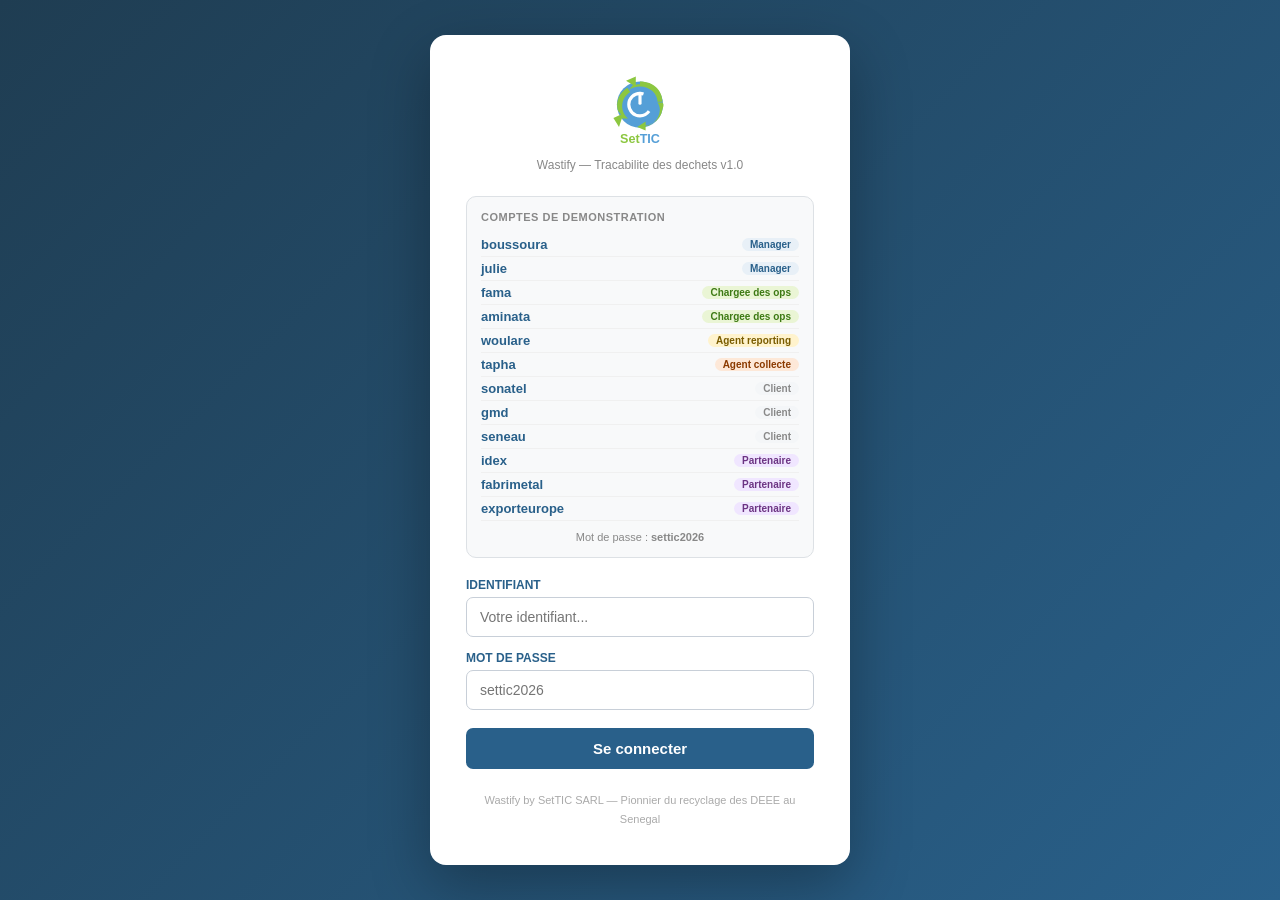
<file: bons_commande.html>
<!DOCTYPE html>
<html lang="fr">
<head>
<meta charset="UTF-8">
<meta name="viewport" content="width=device-width, initial-scale=1.0">
<title>Wastify — Bons de commande & Contrats</title>
<style>
*, *::before, *::after { box-sizing: border-box; margin: 0; padding: 0; }
body { background: #f4f6f8; font-family: Arial, Helvetica, sans-serif; font-size: 14px; color: #404041; }
.topbar { background: #29608A; padding: 0 20px; height: 58px; display: flex; align-items: center; justify-content: space-between; border-bottom: 3px solid #8CC740; position: sticky; top: 0; z-index: 100; }
.topbar-brand { display: flex; align-items: center; gap: 12px; }
.topbar-title { color: white; font-size: 15px; font-weight: bold; }
.topbar-right { display: flex; align-items: center; gap: 12px; }
.user-pill { background: rgba(255,255,255,0.2); border-radius: 20px; padding: 4px 14px; font-size: 13px; color: white; }
.nav-link { color: rgba(255,255,255,0.75); font-size: 13px; text-decoration: none; padding: 4px 10px; border-radius: 4px; }
.nav-link:hover { background: rgba(255,255,255,0.15); color: white; }
.page-bar { background: white; border-bottom: 1px solid #dde1e5; padding: 0 24px; display: flex; align-items: center; justify-content: space-between; flex-wrap: wrap; gap: 0; position: sticky; top: 61px; z-index: 99; }
.page-tabs { display: flex; }
.page-tab { padding: 14px 22px; font-size: 14px; font-weight: bold; cursor: pointer; border: none; background: none; color: #888; font-family: Arial, sans-serif; border-bottom: 3px solid transparent; margin-bottom: -1px; transition: all 0.15s; }
.page-tab.active { color: #29608A; border-bottom-color: #8CC740; }
.page-tab:hover { color: #29608A; }
.page-actions { display: flex; gap: 8px; padding: 10px 0; }
.body { padding: 20px 24px; max-width: 1100px; margin: 0 auto; display: flex; flex-direction: column; gap: 16px; padding-bottom: 40px; }
.page-content { display: none; }
.page-content.active { display: block; }
.card { background: white; border-radius: 10px; border: 1px solid #dde1e5; overflow: hidden; }
.card-head { padding: 11px 18px; display: flex; align-items: center; gap: 10px; }
.card-head-blue { background: #29608A; }
.card-head-green { background: #3d7a14; }
.card-head-mid { background: #1a5276; }
.card-head-orange { background: #e67e22; }
.card-head-title { font-size: 14px; font-weight: bold; color: white; }
.dot-g { width: 9px; height: 9px; border-radius: 50%; background: #8CC740; flex-shrink: 0; }
.dot-b { width: 9px; height: 9px; border-radius: 50%; background: #559FD7; flex-shrink: 0; }
.card-head-right { flex: 1; display: flex; justify-content: flex-end; align-items: center; gap: 8px; }
.card-body { padding: 18px; }
.g2 { display: grid; grid-template-columns: 1fr 1fr; gap: 14px; margin-bottom: 14px; }
.g3 { display: grid; grid-template-columns: 1fr 1fr 1fr; gap: 14px; margin-bottom: 14px; }
.field { display: flex; flex-direction: column; gap: 5px; }
.field label { font-size: 11px; font-weight: bold; color: #29608A; text-transform: uppercase; letter-spacing: 0.5px; }
.field input, .field select, .field textarea { border: 1px solid #c8cfd8; border-radius: 6px; padding: 8px 11px; font-size: 13px; background: white; color: #404041; font-family: Arial, sans-serif; width: 100%; }
.field input:focus, .field select:focus { outline: none; border-color: #559FD7; }
.sub-title { font-size: 12px; font-weight: bold; color: #29608A; text-transform: uppercase; letter-spacing: 0.5px; margin: 16px 0 10px; padding-bottom: 6px; border-bottom: 2px solid #8CC740; display: flex; align-items: center; justify-content: space-between; }
table { width: 100%; border-collapse: collapse; font-size: 13px; }
thead tr { background: #f4f6f8; }
th { padding: 9px 10px; text-align: left; font-size: 11px; font-weight: bold; color: #29608A; border-bottom: 1px solid #dde1e5; text-transform: uppercase; }
td { padding: 8px 10px; border-bottom: 1px solid #dde1e5; vertical-align: middle; }
td select, td input[type=text], td input[type=number] { border: 1px solid #c8cfd8; border-radius: 4px; padding: 5px 7px; font-size: 12px; background: white; color: #404041; width: 100%; font-family: Arial, sans-serif; }
.btn { padding: 7px 16px; border-radius: 6px; font-size: 13px; font-weight: bold; cursor: pointer; font-family: Arial, sans-serif; border: 1px solid #dde1e5; background: white; color: #404041; }
.btn:hover { opacity: 0.85; }
.btn-save { background: #29608A; color: white; border-color: #29608A; }
.btn-green { background: #8CC740; color: white; border-color: #8CC740; }
.btn-orange { background: #e67e22; color: white; border-color: #e67e22; }
.btn-cancel { color: #b03a2e; border-color: #b03a2e; }
.add-line-btn { display: inline-flex; align-items: center; gap: 6px; color: #559FD7; font-size: 13px; cursor: pointer; padding: 8px 0; background: none; border: none; font-family: Arial, sans-serif; }
.add-line-btn:hover { text-decoration: underline; }
.plus-c { width: 18px; height: 18px; border-radius: 50%; background: #559FD7; color: white; display: inline-flex; align-items: center; justify-content: center; font-size: 13px; line-height: 1; flex-shrink: 0; }
.badge { display: inline-block; border-radius: 20px; padding: 2px 10px; font-size: 11px; font-weight: bold; }
.badge-actif { background: #eaf5d5; color: #3d7a14; border: 1px solid #8CC740; }
.badge-utilise { background: #e8f0f7; color: #29608A; border: 1px solid #559FD7; }
.badge-termine { background: #f4f6f8; color: #888; border: 1px solid #dde1e5; }
.badge-urgent { background: #fdf0ef; color: #b03a2e; border: 1px solid #e74c3c; }
.badge-suspendu { background: #fff3cd; color: #7a5c00; border: 1px solid #f0c040; }
.badge-expire { background: #f4f6f8; color: #888; border: 1px solid #dde1e5; }
.odoo-note { background: #fff8e6; border: 1px solid #f0c040; border-radius: 8px; padding: 10px 14px; font-size: 12px; color: #7a5c00; display: flex; align-items: center; gap: 8px; margin-bottom: 16px; }
.form-panel { display: none; }
.form-panel.visible { display: block; }
/* AGENTS */
.agent-item { display: flex; align-items: center; gap: 10px; border-radius: 6px; padding: 8px 12px; border: 1px solid #dde1e5; margin-bottom: 6px; }
.agent-item.first { background: #eaf5d5; border-color: #8CC740; }
.agent-badge { width: 28px; height: 28px; border-radius: 50%; background: #29608A; color: white; display: flex; align-items: center; justify-content: center; font-size: 11px; font-weight: bold; flex-shrink: 0; }
.agent-item.first .agent-badge { background: #3d7a14; }
/* JOURS */
.jours-grid { display: flex; gap: 8px; flex-wrap: wrap; margin-bottom: 14px; }
.jour-btn { padding: 6px 14px; border-radius: 20px; border: 1px solid #c8cfd8; background: white; font-size: 13px; cursor: pointer; font-family: Arial, sans-serif; color: #404041; transition: all 0.15s; }
.jour-btn.selected { background: #29608A; color: white; border-color: #29608A; }
/* CONTRAT CARD */
.contrat-card { border: 1px solid #dde1e5; border-radius: 10px; padding: 16px 18px; margin-bottom: 12px; transition: all 0.15s; cursor: pointer; }
.contrat-card:hover { border-color: #559FD7; box-shadow: 0 2px 8px rgba(0,0,0,0.08); }
.contrat-card.actif { border-left: 4px solid #8CC740; }
.contrat-card.suspendu { border-left: 4px solid #f0c040; }
.contrat-card.expire { border-left: 4px solid #dde1e5; }
.contrat-header { display: flex; align-items: center; gap: 12px; margin-bottom: 10px; flex-wrap: wrap; }
.contrat-ref { font-size: 15px; font-weight: bold; color: #29608A; }
.contrat-client { font-size: 14px; color: #404041; }
.contrat-body { display: grid; grid-template-columns: repeat(4,1fr); gap: 12px; font-size: 12px; }
.contrat-info { display: flex; flex-direction: column; gap: 2px; }
.contrat-info-label { color: #888; font-size: 10px; text-transform: uppercase; }
.contrat-info-val { color: #404041; font-weight: bold; font-size: 13px; }
.contrat-actions { display: flex; gap: 8px; margin-top: 12px; padding-top: 10px; border-top: 1px solid #f4f6f8; }
.btn-sm { padding: 4px 12px; border-radius: 4px; font-size: 12px; font-weight: bold; cursor: pointer; border: 1px solid #dde1e5; background: white; color: #404041; font-family: Arial, sans-serif; }
.btn-sm.green { background: #8CC740; color: white; border-color: #8CC740; }
.btn-sm.blue { background: #29608A; color: white; border-color: #29608A; }
.btn-sm.orange { background: #e67e22; color: white; border-color: #e67e22; }
/* BC LIST TABLE */
.list-table { width: 100%; border-collapse: collapse; font-size: 13px; }
.list-table th { padding: 9px 12px; text-align: left; font-size: 11px; font-weight: bold; color: #29608A; border-bottom: 1px solid #dde1e5; background: #f4f6f8; text-transform: uppercase; white-space: nowrap; }
.list-table td { padding: 9px 12px; border-bottom: 1px solid #f4f6f8; }
.list-table tr:hover td { background: #f8fafb; }
@media (max-width:700px) { .g2,.g3 { grid-template-columns:1fr; } .contrat-body { grid-template-columns:1fr 1fr; } }
</style>

<script>
(function() {
  var role = localStorage.getItem('wastify_role') || '';
  var allowed = ['manager', 'ops'];
  if (!role) { window.location.href = 'index.html'; return; }
  if (allowed.indexOf(role) === -1) {
    if (role === 'agent_collecte' || role === 'agent_reporting') window.location.href = 'dashboard_agent.html';
    else if (role === 'client' || role === 'partenaire') window.location.href = 'portail_client.html';
    else window.location.href = 'dashboard_ops.html';
  }
})();
</script>
</head>
<body>

<div class="topbar">
  <div class="topbar-brand">
    <svg width="44" height="44" viewBox="0 0 100 110" xmlns="http://www.w3.org/2000/svg">
      <circle cx="50" cy="48" r="33" fill="#559FD7"/>
      <path d="M50 15 C70 15 82 28 82 44 L75 44 C75 32 64 22 50 22 C44 22 38 24 34 27 L40 20 L30 14 L44 8 L44 20 C46 19 48 19 50 19 Z" fill="#8CC740"/>
      <path d="M18 55 C15 42 22 30 32 24 L36 30 C28 35 23 44 25 55 C26 60 29 65 33 68 L24 68 L20 80 L12 67 L23 62 C21 60 19 58 18 55 Z" fill="#8CC740"/>
      <path d="M82 55 C80 68 70 76 58 78 L58 85 L46 80 L58 72 L58 79 C68 77 76 70 78 59 C79 54 78 49 75 45 L82 45 C85 48 83 52 82 55 Z" fill="#8CC740"/>
      <circle cx="50" cy="48" r="16" fill="none" stroke="white" stroke-width="4.5" stroke-dasharray="70 30" stroke-dashoffset="-10"/>
      <line x1="50" y1="32" x2="50" y2="46" stroke="white" stroke-width="4.5" stroke-linecap="round"/>
      <text x="50" y="103" text-anchor="middle" font-family="Arial,sans-serif" font-size="18" font-weight="bold"><tspan fill="#8CC740">Set</tspan><tspan fill="#559FD7">TIC</tspan></text>
    </svg>
    <span class="topbar-title">Wastify</span>
  </div>
  <div class="topbar-right">
    <a href="dashboard_ops.html" class="nav-link">&#8592; Dashboard</a>
    <a href="bsd.html" class="nav-link">BSD</a>
    <div class="user-pill" id="user-pill">Ops</div>
  </div>
</div>

<div class="page-bar">
  <div class="page-tabs">
    <button class="page-tab active" onclick="showPage('bc',this)">&#128203; Bons de commande</button>
    <button class="page-tab" onclick="showPage('contrats',this)">&#128196; Contrats</button>
  </div>
  <div class="page-actions">
    <button class="btn btn-save" id="btn-nouveau" onclick="toggleForm()">+ Nouveau</button>
  </div>
</div>

<div class="body">

  <!-- ====================================================
       PAGE BONS DE COMMANDE
  ==================================================== -->
  <div class="page-content active" id="page-bc">

    <div class="odoo-note">
      <span style="font-size:16px;">&#9888;</span>
      <span><strong>Mode manuel</strong> — Les bons de commande seront synchronisés automatiquement depuis Odoo en Phase 2.</span>
    </div>

    <!-- FORMULAIRE NOUVEAU BC -->
    <div class="card form-panel" id="form-bc">
      <div class="card-head card-head-blue"><div class="dot-g"></div><span class="card-head-title">Nouveau bon de commande</span></div>
      <div class="card-body">
        <div class="g3">
          <div class="field"><label>Référence Odoo (SO) *</label><input type="text" id="bc-ref" placeholder="SO-2026-XXXX"></div>
          <div class="field">
            <label>Client *</label>
            <select id="bc-client">
              <option value="">— Sélectionner —</option>
              <option>TRANSPORT IBRAHIMA SAKHO</option>
              <option>Orange Sénégal</option>
              <option>Sonatel</option>
              <option>EGMT</option>
              <option>GMD</option>
              <option>SENEAU</option>
            </select>
          </div>
          <div class="field">
            <label>Type de service *</label>
            <select id="bc-service">
              <option value="">— Type —</option>
              <option>Collecte &amp; Recyclage DEEE</option>
              <option>Destruction archives sur site</option>
              <option>Destruction archives entrepôt</option>
              <option>Destruction disques durs sur site</option>
              <option>Destruction disques durs entrepôt</option>
              <option>Collecte déchets recyclables</option>
              <option>Collecte déchets ménagers</option>
            </select>
          </div>
        </div>
        <div class="g3">
          <div class="field">
            <label>Site client</label>
            <select id="bc-site"><option value="">— Site —</option><option>Diamniadio</option><option>Route de Rufisque</option><option>Plateau</option><option>Almadies</option><option>Liberté 6</option></select>
          </div>
          <div class="field"><label>Date souhaitée *</label><input type="date" id="bc-date"></div>
          <div class="field">
            <label>Priorité</label>
            <div style="display:flex;gap:8px;margin-top:2px;">
              <label style="display:flex;align-items:center;gap:6px;cursor:pointer;padding:8px 12px;border:1px solid #c8cfd8;border-radius:6px;flex:1;user-select:none;">
                <input type="radio" name="bc-prio" value="normale" checked style="accent-color:#8CC740;cursor:pointer;"> Normale
              </label>
              <label style="display:flex;align-items:center;gap:6px;cursor:pointer;padding:8px 12px;border:1px solid #c8cfd8;border-radius:6px;flex:1;user-select:none;">
                <input type="radio" name="bc-prio" value="urgente" style="accent-color:#e74c3c;cursor:pointer;"> &#9888; Urgente
              </label>
            </div>
          </div>
        </div>

        <!-- CRÉNEAU OPTIONNEL -->
        <div class="sub-title">
          <span>&#128336; Créneau horaire</span>
          <label style="display:flex;align-items:center;gap:6px;font-size:12px;font-weight:normal;text-transform:none;letter-spacing:0;cursor:pointer;color:#888;">
            <input type="checkbox" id="cb-creneau" onchange="toggleCreneau()" style="width:14px;height:14px;accent-color:#8CC740;cursor:pointer;"> Spécifier un créneau
          </label>
        </div>
        <div id="creneau-fields" style="display:none;">
          <div class="g3">
            <div class="field"><label>Heure de début</label><input type="time" id="bc-hdebut" value="08:00"></div>
            <div class="field"><label>Heure de fin</label><input type="time" id="bc-hfin" value="12:00"></div>
            <div class="field">
              <label>Durée estimée</label>
              <select id="bc-duree"><option>30 min</option><option>1h</option><option selected>2h</option><option>3h</option><option>Demi-journée</option><option>Journée entière</option></select>
            </div>
          </div>
        </div>

        <!-- CONTACT -->
        <div class="sub-title">&#128100; Contact sur place</div>
        <div class="g3">
          <div class="field"><label>Nom</label><input type="text" id="bc-contact" placeholder="Nom et prénom"></div>
          <div class="field"><label>Téléphone</label><input type="tel" id="bc-tel" placeholder="77 000 00 00"></div>
          <div class="field"><label>Poste</label><input type="text" id="bc-poste" placeholder="Responsable logistique"></div>
        </div>

        <!-- INSTRUCTIONS -->
        <div class="sub-title">&#128204; Instructions &amp; contraintes</div>
        <div class="g2">
          <div class="field"><textarea id="bc-acces" placeholder="Instructions d'accès au site..." style="min-height:60px;resize:vertical;border:1px solid #c8cfd8;border-radius:6px;padding:8px 11px;font-size:13px;font-family:Arial,sans-serif;"></textarea></div>
          <div class="field"><textarea id="bc-contraintes" placeholder="Contraintes spéciales (EPI, pesée impossible...)" style="min-height:60px;resize:vertical;border:1px solid #c8cfd8;border-radius:6px;padding:8px 11px;font-size:13px;font-family:Arial,sans-serif;"></textarea></div>
        </div>

        <!-- AGENTS -->
        <div class="sub-title">&#128119; Agents affectés <span style="font-size:11px;font-weight:normal;color:#888;">(le 1er = responsable ⭐ — véhicule saisi sur BSD)</span></div>
        <div id="bc-agents-list"></div>
        <button class="add-line-btn" onclick="ajouterAgentBC()"><span class="plus-c">+</span> Ajouter un agent</button>

        <!-- ARTICLES -->
        <div class="sub-title">&#128230; Articles prévus</div>
        <table><thead><tr><th>Article</th><th>Qté prévue</th><th>Unité</th><th>Poids estimé (kg)</th><th></th></tr></thead>
        <tbody id="bc-articles"></tbody></table>
        <button class="add-line-btn" onclick="ajouterArticleBC()"><span class="plus-c">+</span> Ajouter un article</button>

        <div class="field" style="margin-top:14px;">
          <label>Notes</label>
          <textarea id="bc-notes" style="min-height:50px;resize:vertical;border:1px solid #c8cfd8;border-radius:6px;padding:8px 11px;font-size:13px;font-family:Arial,sans-serif;" placeholder="Notes pour l'équipe..."></textarea>
        </div>

        <div style="display:flex;gap:8px;margin-top:16px;justify-content:flex-end;">
          <button class="btn btn-cancel" onclick="toggleForm()">Annuler</button>
          <button class="btn btn-green" onclick="sauvegarderBC()">&#10003; Enregistrer le bon de commande</button>
        </div>
      </div>
    </div>

    <!-- LISTE BC -->
    <div class="card">
      <div class="card-head card-head-green">
        <div class="dot-b"></div><span class="card-head-title">Bons de commande</span>
        <div class="card-head-right">
          <input type="text" placeholder="&#128269; Rechercher..." oninput="rechercherBC(this.value)" style="border:1px solid rgba(255,255,255,0.3);border-radius:6px;padding:5px 10px;font-size:12px;background:rgba(255,255,255,0.15);color:white;width:180px;">
        </div>
      </div>
      <div style="overflow-x:auto;">
        <table class="list-table"><thead><tr>
          <th>Réf. Odoo</th><th>Client</th><th>Service</th><th>Date</th><th>Créneau</th><th>Contact</th><th>Agents</th><th>Priorité</th><th>Statut</th><th></th>
        </tr></thead>
        <tbody id="bc-tbody"></tbody></table>
      </div>
    </div>
  </div>

  <!-- ====================================================
       PAGE CONTRATS
  ==================================================== -->
  <div class="page-content" id="page-contrats">

    <div class="odoo-note">
      <span style="font-size:16px;">&#128196;</span>
      <span>Les contrats définissent les règles récurrentes. Créez un bon de commande depuis un contrat pour planifier une collecte.</span>
    </div>

    <!-- FORMULAIRE NOUVEAU CONTRAT -->
    <div class="card form-panel" id="form-contrat">
      <div class="card-head card-head-orange"><div class="dot-g"></div><span class="card-head-title">Nouveau contrat</span></div>
      <div class="card-body">
        <div class="g3">
          <div class="field"><label>Référence contrat *</label><input type="text" id="ct-ref" placeholder="CONT-2026-001"></div>
          <div class="field">
            <label>Client *</label>
            <select id="ct-client">
              <option value="">— Sélectionner —</option>
              <option>TRANSPORT IBRAHIMA SAKHO</option>
              <option>Orange Sénégal</option>
              <option>Sonatel</option>
              <option>EGMT</option>
              <option>GMD</option>
              <option>SENEAU</option>
            </select>
          </div>
          <div class="field">
            <label>Type de service *</label>
            <select id="ct-service">
              <option value="">— Type —</option>
              <option>Collecte &amp; Recyclage DEEE</option>
              <option>Destruction archives</option>
              <option>Destruction disques durs</option>
              <option>Collecte déchets recyclables</option>
              <option>Collecte déchets ménagers</option>
            </select>
          </div>
        </div>
        <div class="g3">
          <div class="field">
            <label>Site(s) concerné(s)</label>
            <select id="ct-site"><option value="">— Site —</option><option>Diamniadio</option><option>Route de Rufisque</option><option>Plateau</option><option>Almadies</option><option>Tous les sites</option></select>
          </div>
          <div class="field"><label>Date de début *</label><input type="date" id="ct-debut"></div>
          <div class="field"><label>Date de fin</label><input type="date" id="ct-fin"></div>
        </div>

        <!-- FRÉQUENCE -->
        <div class="sub-title">&#128260; Fréquence de collecte</div>
        <div class="g3">
          <div class="field">
            <label>Fréquence</label>
            <select id="ct-freq" onchange="updateFreqDetails()">
              <option value="">— Sélectionner —</option>
              <option value="hebdo">Hebdomadaire</option>
              <option value="bimensuel">Bi-mensuel (2x/mois)</option>
              <option value="mensuel">Mensuel</option>
              <option value="trimestriel">Trimestriel</option>
              <option value="demande">À la demande</option>
            </select>
          </div>
          <div class="field" id="freq-jours-wrap" style="display:none;">
            <label>Jours préférés</label>
            <div class="jours-grid" id="jours-grid">
              <button type="button" class="jour-btn" onclick="toggleJour(this)">Lun</button>
              <button type="button" class="jour-btn" onclick="toggleJour(this)">Mar</button>
              <button type="button" class="jour-btn" onclick="toggleJour(this)">Mer</button>
              <button type="button" class="jour-btn" onclick="toggleJour(this)">Jeu</button>
              <button type="button" class="jour-btn" onclick="toggleJour(this)">Ven</button>
              <button type="button" class="jour-btn" onclick="toggleJour(this)">Sam</button>
            </div>
          </div>
          <div class="field">
            <label>Créneau habituel (optionnel)</label>
            <div style="display:flex;gap:6px;align-items:center;">
              <input type="time" id="ct-hdebut" style="flex:1;">
              <span style="color:#888;font-size:13px;">—</span>
              <input type="time" id="ct-hfin" style="flex:1;">
            </div>
          </div>
        </div>

        <!-- CONTACT HABITUEL -->
        <div class="sub-title">&#128100; Contact habituel</div>
        <div class="g3">
          <div class="field"><label>Nom</label><input type="text" id="ct-contact" placeholder="Nom et prénom"></div>
          <div class="field"><label>Téléphone</label><input type="tel" id="ct-tel" placeholder="77 000 00 00"></div>
          <div class="field"><label>Email</label><input type="email" id="ct-email" placeholder="contact@client.sn"></div>
        </div>

        <!-- INSTRUCTIONS PERMANENTES -->
        <div class="sub-title">&#128204; Instructions permanentes</div>
        <div class="g2">
          <div class="field"><textarea id="ct-acces" placeholder="Instructions d'accès valables pour toutes les collectes..." style="min-height:60px;resize:vertical;border:1px solid #c8cfd8;border-radius:6px;padding:8px 11px;font-size:13px;font-family:Arial,sans-serif;"></textarea></div>
          <div class="field"><textarea id="ct-contraintes" placeholder="Contraintes permanentes (EPI, équipements requis...)" style="min-height:60px;resize:vertical;border:1px solid #c8cfd8;border-radius:6px;padding:8px 11px;font-size:13px;font-family:Arial,sans-serif;"></textarea></div>
        </div>

        <!-- ARTICLES HABITUELS -->
        <div class="sub-title">&#128230; Articles habituellement collectés</div>
        <table><thead><tr><th>Article</th><th>Qté habituelle</th><th>Unité</th><th></th></tr></thead>
        <tbody id="ct-articles"></tbody></table>
        <button class="add-line-btn" onclick="ajouterArticleCT()"><span class="plus-c">+</span> Ajouter un article</button>

        <div class="field" style="margin-top:14px;">
          <label>Notes</label>
          <textarea id="ct-notes" style="min-height:50px;resize:vertical;border:1px solid #c8cfd8;border-radius:6px;padding:8px 11px;font-size:13px;font-family:Arial,sans-serif;" placeholder="Informations contractuelles..."></textarea>
        </div>

        <div style="display:flex;gap:8px;margin-top:16px;justify-content:flex-end;">
          <button class="btn btn-cancel" onclick="toggleForm()">Annuler</button>
          <button class="btn btn-orange" onclick="sauvegarderContrat()">&#10003; Enregistrer le contrat</button>
        </div>
      </div>
    </div>

    <!-- LISTE CONTRATS -->
    <div id="contrats-liste"></div>

  </div><!-- end page-contrats -->

</div><!-- end body -->

<script>
var ARTICLES = ['Ordinateurs portables','Unités centrales','Ecrans','Imprimantes','Copieurs','Téléphones mobiles','Tablettes','Serveurs','Disques durs','Cartouches encre','Cartouches toner','Piles / Batteries','Archives papier','Déchets ménagers','Papier / Carton','Plastique','Métaux ferreux','Autre'];
var UNITES = ['unité','kg','tonne','boîte'];
var AGENTS = [{id:'woulare',nom:'Ibrahima WOULARE'},{id:'tapha',nom:'Tapha'},{id:'adama',nom:'ADAMA NGUER'},{id:'ahmed',nom:'Ahmed DIAGNE'}];
var FREQ_LABELS = {hebdo:'Hebdomadaire',bimensuel:'Bi-mensuel',mensuel:'Mensuel',trimestriel:'Trimestriel',demande:'À la demande'};

var pageCourante = 'bc';

var BC_LIST = [
  { ref:'SO-2026-0138', client:'Orange Sénégal', service:'Collecte DEEE', date:'25/03/2026',
    creneau:'09:00 — 11:00', contact:'Aminata FALL', tel:'33 869 30 00',
    agents:['Ibrahima WOULARE ⭐','Tapha'], priorite:'normale', statut:'utilise', bsd:'DIA/BSD/2026/04998' },
  { ref:'SO-2026-0145', client:'Sonatel', service:'Destruction disques durs entrepôt', date:'05/04/2026',
    creneau:'08:00 — 12:00', contact:'Moussa NDIAYE', tel:'33 839 90 00',
    agents:['Ibrahima WOULARE ⭐'], priorite:'normale', statut:'actif', bsd:'' },
  { ref:'SO-2026-0147', client:'EGMT', service:'Collecte DEEE', date:'08/04/2026',
    creneau:'Non spécifié', contact:'Omar SARR', tel:'33 821 00 00',
    agents:['Tapha ⭐','Ahmed DIAGNE'], priorite:'urgente', statut:'actif', bsd:'' },
];

var CONTRATS_LIST = [
  { ref:'CONT-2026-001', client:'Orange Sénégal', service:'Collecte & Recyclage DEEE',
    site:'Almadies', debut:'01/01/2026', fin:'31/12/2026',
    freq:'hebdo', jours:'Mercredi', creneau:'09:00 — 11:00',
    contact:'Aminata FALL', tel:'33 869 30 00',
    acces:'Badge requis — Entrée principale', contraintes:'',
    statut:'actif' },
  { ref:'CONT-2026-002', client:'Sonatel', service:'Collecte & Recyclage DEEE',
    site:'Plateau', debut:'01/02/2026', fin:'31/01/2027',
    freq:'bimensuel', jours:'Lundi, Jeudi', creneau:'08:00 — 12:00',
    contact:'Moussa NDIAYE', tel:'33 839 90 00',
    acces:'', contraintes:'Pesée sur site impossible',
    statut:'actif' },
  { ref:'CONT-2025-008', client:'EGMT', service:'Collecte & Recyclage DEEE',
    site:'Diamniadio', debut:'01/06/2025', fin:'31/05/2026',
    freq:'mensuel', jours:'Vendredi', creneau:'Non spécifié',
    contact:'Omar SARR', tel:'33 821 00 00',
    acces:'', contraintes:'',
    statut:'expire' },
];

// ============================================================
// NAVIGATION PAGES
// ============================================================
function showPage(page, btn) {
  pageCourante = page;
  document.querySelectorAll('.page-content').forEach(function(p){ p.classList.remove('active'); });
  document.querySelectorAll('.page-tab').forEach(function(b){ b.classList.remove('active'); });
  document.getElementById('page-'+page).classList.add('active');
  btn.classList.add('active');
  document.getElementById('btn-nouveau').textContent = page==='bc' ? '+ Nouveau BC' : '+ Nouveau contrat';
  // Hide forms
  document.getElementById('form-bc').classList.remove('visible');
  document.getElementById('form-contrat').classList.remove('visible');
}

function toggleForm() {
  if (pageCourante === 'bc') {
    var f = document.getElementById('form-bc');
    f.classList.toggle('visible');
    if (f.classList.contains('visible')) {
      f.scrollIntoView({behavior:'smooth'});
      var now = new Date();
      var pad = function(n){return String(n).padStart(2,'0');};
      document.getElementById('bc-date').value = now.getFullYear()+'-'+pad(now.getMonth()+1)+'-'+pad(now.getDate());
      if (!document.getElementById('bc-agents-list').children.length) ajouterAgentBC();
    }
  } else {
    var f = document.getElementById('form-contrat');
    f.classList.toggle('visible');
    if (f.classList.contains('visible')) {
      f.scrollIntoView({behavior:'smooth'});
      var now = new Date();
      var pad = function(n){return String(n).padStart(2,'0');};
      document.getElementById('ct-debut').value = now.getFullYear()+'-'+pad(now.getMonth()+1)+'-'+pad(now.getDate());
    }
  }
}

// ============================================================
// BONS DE COMMANDE
// ============================================================
function toggleCreneau() {
  document.getElementById('creneau-fields').style.display = document.getElementById('cb-creneau').checked ? 'block' : 'none';
}

function ajouterAgentBC() {
  var list = document.getElementById('bc-agents-list');
  var isFirst = list.children.length === 0;
  var aO = AGENTS.map(function(a){return '<option>'+a.nom+'</option>';}).join('');
  var div = document.createElement('div');
  div.className = 'agent-item' + (isFirst?' first':'');
  div.innerHTML = '<div class="agent-badge">'+(isFirst?'&#9733;':'&#128100;')+'</div>'+
    '<select style="flex:1;border:1px solid #c8cfd8;border-radius:6px;padding:6px 10px;font-size:13px;font-family:Arial,sans-serif;">'+aO+'</select>'+
    '<span style="font-size:11px;color:#888;white-space:nowrap;">'+(isFirst?'Responsable':'Agent')+'</span>'+
    '<button onclick="this.closest(\'.agent-item\').remove();" style="background:none;border:none;color:#b03a2e;cursor:pointer;font-size:16px;">&#215;</button>';
  list.appendChild(div);
}

function ajouterArticleBC() {
  var tr = document.createElement('tr');
  var aO = ARTICLES.map(function(a){return '<option>'+a+'</option>';}).join('');
  var uO = UNITES.map(function(u){return '<option>'+u+'</option>';}).join('');
  tr.innerHTML='<td><select>'+aO+'</select></td><td><input type="number" min="1" placeholder="0"></td><td><select>'+uO+'</select></td><td><input type="number" step="0.01" placeholder="0,00"></td><td><button onclick="this.closest(\'tr\').remove();" style="background:none;border:none;color:#b03a2e;cursor:pointer;font-size:15px;">&#215;</button></td>';
  document.getElementById('bc-articles').appendChild(tr);
}

function sauvegarderBC() {
  var ref=document.getElementById('bc-ref').value.trim();
  var client=document.getElementById('bc-client').value;
  var service=document.getElementById('bc-service').value;
  var date=document.getElementById('bc-date').value;
  if(!ref||!client||!service||!date){alert('Référence, client, service et date sont obligatoires.');return;}
  var agents=[];
  document.querySelectorAll('#bc-agents-list select').forEach(function(s,i){agents.push(s.value+(i===0?' ⭐':''));});
  var parts=date.split('-');
  var dateAff=parts.length===3?parts[2]+'/'+parts[1]+'/'+parts[0]:date;
  var cbCren=document.getElementById('cb-creneau').checked;
  var creneau=cbCren?(document.getElementById('bc-hdebut').value+' — '+document.getElementById('bc-hfin').value):'Non spécifié';
  var prio=document.querySelector('input[name="bc-prio"]:checked').value;
  BC_LIST.unshift({ref:ref,client:client,service:service,date:dateAff,creneau:creneau,
    contact:document.getElementById('bc-contact').value,tel:document.getElementById('bc-tel').value,
    agents:agents,priorite:prio,statut:'actif',bsd:''});
  renderBC(BC_LIST);
  document.getElementById('form-bc').classList.remove('visible');
  document.getElementById('bc-agents-list').innerHTML='';
  document.getElementById('bc-articles').innerHTML='';
  document.getElementById('bc-ref').value='';
  alert('Bon de commande '+ref+' enregistré !');
}

function renderBC(data) {
  var tbody=document.getElementById('bc-tbody');
  if(!data||!data.length){tbody.innerHTML='<tr><td colspan="10" style="text-align:center;color:#888;padding:20px;">Aucun bon de commande</td></tr>';return;}
  tbody.innerHTML=data.map(function(bc){
    var bc_class=bc.statut==='actif'?'badge-actif':(bc.statut==='utilise'?'badge-utilise':'badge-termine');
    var bc_label=bc.statut==='actif'?'Actif':(bc.statut==='utilise'?'BSD créé':'Terminé');
    var prio=bc.priorite==='urgente'?'<span class="badge badge-urgent">&#9888; Urgent</span>':'<span style="font-size:12px;color:#888;">—</span>';
    var btn=bc.statut==='actif'?'<button class="btn-sm green" onclick="creerBSD(\''+bc.ref+'\')">Créer BSD</button>':
      (bc.bsd?'<span style="color:#559FD7;font-size:11px;">'+bc.bsd.split('/').pop()+'</span>':'—');
    return '<tr><td style="font-weight:bold;color:#29608A;">'+bc.ref+'</td><td>'+bc.client+'</td>'+
      '<td style="font-size:12px;">'+bc.service+'</td><td>'+bc.date+'</td>'+
      '<td style="font-size:12px;color:#888;">'+bc.creneau+'</td>'+
      '<td style="font-size:12px;">'+bc.contact+'</td>'+
      '<td style="font-size:12px;">'+bc.agents.join('<br>')+'</td>'+
      '<td>'+prio+'</td>'+
      '<td><span class="badge '+bc_class+'">'+bc_label+'</span></td>'+
      '<td>'+btn+'</td></tr>';
  }).join('');
}

function creerBSD(ref) {
  var bc=BC_LIST.find(function(b){return b.ref===ref;});
  if(!bc)return;
  localStorage.setItem('wastify_bc',JSON.stringify(bc));
  alert('Redirection vers le BSD pré-rempli pour '+bc.client+'...');
  window.location.href='bsd.html';
}

function rechercherBC(val) {
  var v=val.toLowerCase();
  renderBC(BC_LIST.filter(function(bc){return bc.ref.toLowerCase().includes(v)||bc.client.toLowerCase().includes(v);}));
}

// ============================================================
// CONTRATS
// ============================================================
function updateFreqDetails() {
  var v=document.getElementById('ct-freq').value;
  var wrap=document.getElementById('freq-jours-wrap');
  wrap.style.display=(v==='hebdo'||v==='bimensuel'||v==='mensuel')?'block':'none';
}

function toggleJour(btn) { btn.classList.toggle('selected'); }

function ajouterArticleCT() {
  var tr=document.createElement('tr');
  var aO=ARTICLES.map(function(a){return '<option>'+a+'</option>';}).join('');
  var uO=UNITES.map(function(u){return '<option>'+u+'</option>';}).join('');
  tr.innerHTML='<td><select>'+aO+'</select></td><td><input type="number" min="1" placeholder="0"></td><td><select>'+uO+'</select></td><td><button onclick="this.closest(\'tr\').remove();" style="background:none;border:none;color:#b03a2e;cursor:pointer;font-size:15px;">&#215;</button></td>';
  document.getElementById('ct-articles').appendChild(tr);
}

function sauvegarderContrat() {
  var ref=document.getElementById('ct-ref').value.trim();
  var client=document.getElementById('ct-client').value;
  var service=document.getElementById('ct-service').value;
  var debut=document.getElementById('ct-debut').value;
  if(!ref||!client||!service||!debut){alert('Référence, client, service et date de début sont obligatoires.');return;}
  var jours=Array.from(document.querySelectorAll('.jour-btn.selected')).map(function(b){return b.textContent;}).join(', ')||'Non spécifié';
  var parts=debut.split('-');
  var debutAff=parts.length===3?parts[2]+'/'+parts[1]+'/'+parts[0]:debut;
  var finVal=document.getElementById('ct-fin').value;
  var finParts=finVal?finVal.split('-'):null;
  var finAff=finParts&&finParts.length===3?finParts[2]+'/'+finParts[1]+'/'+finParts[0]:'Indéfinie';
  CONTRATS_LIST.unshift({ref:ref,client:client,service:service,
    site:document.getElementById('ct-site').value,
    debut:debutAff,fin:finAff,
    freq:document.getElementById('ct-freq').value,
    jours:jours,
    creneau:document.getElementById('ct-hdebut').value?document.getElementById('ct-hdebut').value+' — '+document.getElementById('ct-hfin').value:'Non spécifié',
    contact:document.getElementById('ct-contact').value,
    tel:document.getElementById('ct-tel').value,
    acces:document.getElementById('ct-acces').value,
    contraintes:document.getElementById('ct-contraintes').value,
    statut:'actif'});
  renderContrats();
  document.getElementById('form-contrat').classList.remove('visible');
  document.getElementById('ct-ref').value='';
  document.getElementById('ct-articles').innerHTML='';
  alert('Contrat '+ref+' enregistré !');
}

function renderContrats() {
  var div=document.getElementById('contrats-liste');
  div.innerHTML=CONTRATS_LIST.map(function(ct){
    var sc=ct.statut==='actif'?'actif':(ct.statut==='suspendu'?'suspendu':'expire');
    var bl=ct.statut==='actif'?'badge-actif':(ct.statut==='suspendu'?'badge-suspendu':'badge-expire');
    var blab=ct.statut==='actif'?'Actif':(ct.statut==='suspendu'?'Suspendu':'Expiré');
    return '<div class="contrat-card '+sc+'">'+
      '<div class="contrat-header">'+
        '<span class="contrat-ref">'+ct.ref+'</span>'+
        '<span class="contrat-client">'+ct.client+'</span>'+
        '<span class="badge '+bl+'">'+blab+'</span>'+
        '<span style="font-size:12px;color:#888;margin-left:auto;">'+ct.service+'</span>'+
      '</div>'+
      '<div class="contrat-body">'+
        '<div class="contrat-info"><span class="contrat-info-label">Fréquence</span><span class="contrat-info-val">'+(FREQ_LABELS[ct.freq]||ct.freq)+'</span></div>'+
        '<div class="contrat-info"><span class="contrat-info-label">Jours préférés</span><span class="contrat-info-val">'+ct.jours+'</span></div>'+
        '<div class="contrat-info"><span class="contrat-info-label">Créneau</span><span class="contrat-info-val">'+ct.creneau+'</span></div>'+
        '<div class="contrat-info"><span class="contrat-info-label">Période</span><span class="contrat-info-val">'+ct.debut+' → '+ct.fin+'</span></div>'+
        '<div class="contrat-info"><span class="contrat-info-label">Contact</span><span class="contrat-info-val">'+ct.contact+'</span></div>'+
        '<div class="contrat-info"><span class="contrat-info-label">Téléphone</span><span class="contrat-info-val">'+ct.tel+'</span></div>'+
        '<div class="contrat-info"><span class="contrat-info-label">Site</span><span class="contrat-info-val">'+ct.site+'</span></div>'+
        (ct.acces?'<div class="contrat-info"><span class="contrat-info-label">Accès</span><span class="contrat-info-val" style="font-size:12px;font-weight:normal;">'+ct.acces+'</span></div>':'')+
      '</div>'+
      '<div class="contrat-actions">'+
        '<button class="btn-sm green" onclick="creerBCDepuisContrat(\''+ct.ref+'\')">&#128203; Créer un bon de commande</button>'+
        (ct.statut==='actif'?'<button class="btn-sm" onclick="suspendreContrat(\''+ct.ref+'\')">Suspendre</button>':'')+
      '</div>'+
    '</div>';
  }).join('');
}

function creerBCDepuisContrat(ref) {
  var ct=CONTRATS_LIST.find(function(c){return c.ref===ref;});
  if(!ct)return;
  // Switch to BC tab and pre-fill form
  document.querySelectorAll('.page-tab')[0].click();
  setTimeout(function(){
    document.getElementById('btn-nouveau').click();
    document.getElementById('bc-client').value='';
    // Find matching option
    var sel=document.getElementById('bc-client');
    for(var i=0;i<sel.options.length;i++){if(sel.options[i].text===ct.client){sel.selectedIndex=i;break;}}
    // Pre-fill service
    var svc=document.getElementById('bc-service');
    for(var i=0;i<svc.options.length;i++){if(svc.options[i].text===ct.service){svc.selectedIndex=i;break;}}
    document.getElementById('bc-contact').value=ct.contact||'';
    document.getElementById('bc-tel').value=ct.tel||'';
    document.getElementById('bc-acces').value=ct.acces||'';
    document.getElementById('bc-contraintes').value=ct.contraintes||'';
    alert('Formulaire pré-rempli depuis le contrat '+ref+'\nVérifiez et complétez les informations avant d\'enregistrer.');
  },300);
}

function suspendreContrat(ref) {
  var ct=CONTRATS_LIST.find(function(c){return c.ref===ref;});
  if(ct&&confirm('Suspendre le contrat '+ref+' ?')){ct.statut='suspendu';renderContrats();}
}

window.onload=function(){
  renderBC(BC_LIST);
  renderContrats();
  var user=localStorage.getItem('wastify_user')||'Ops';
  document.getElementById('user-pill').textContent=user.split(' ')[0];
};
</script>
</body>
</html>
</file>
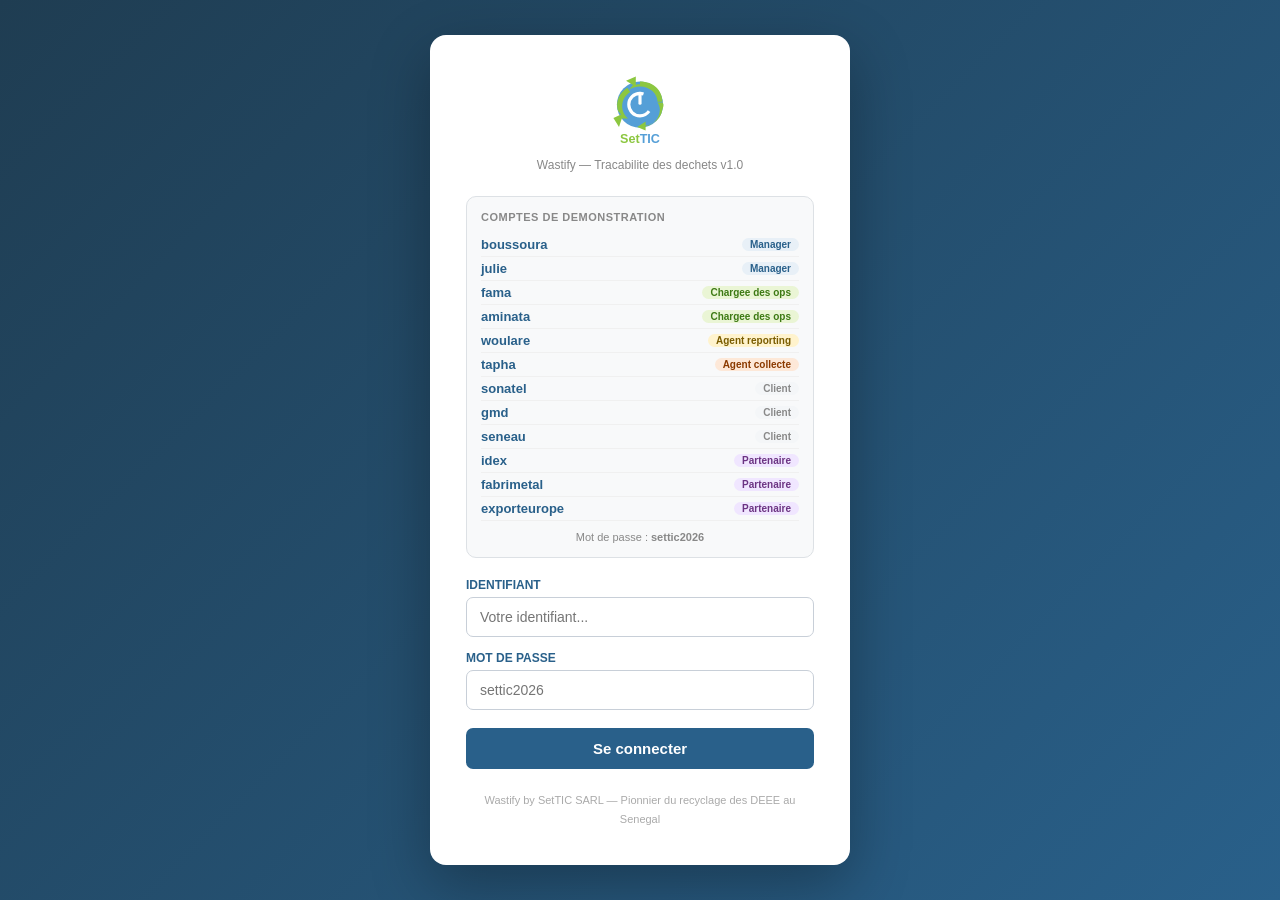
<file: bsd.html>
<!DOCTYPE html>
<html lang="fr">
<head>
<meta charset="UTF-8">
<meta name="viewport" content="width=device-width, initial-scale=1.0">
<title>Wastify — BSD</title>
<style>
*, *::before, *::after { box-sizing: border-box; margin: 0; padding: 0; }
body { background: #f4f6f8; font-family: Arial, Helvetica, sans-serif; font-size: 14px; color: #404041; }
.topbar { background: #29608A; padding: 0 20px; height: 58px; display: flex; align-items: center; justify-content: space-between; border-bottom: 3px solid #8CC740; position: sticky; top: 0; z-index: 100; }
.topbar-brand { display: flex; align-items: center; gap: 12px; }
.topbar-title { color: white; font-size: 15px; font-weight: bold; }
.topbar-right { display: flex; align-items: center; gap: 12px; }
.user-pill { background: rgba(255,255,255,0.2); border-radius: 20px; padding: 4px 14px; font-size: 13px; color: white; }
.nav-link { color: rgba(255,255,255,0.75); font-size: 13px; text-decoration: none; padding: 4px 10px; border-radius: 4px; }
.nav-link:hover { background: rgba(255,255,255,0.15); color: white; }

/* DOCBAR */
.docbar { background: white; border-bottom: 1px solid #dde1e5; padding: 10px 24px; display: flex; align-items: center; justify-content: space-between; flex-wrap: wrap; gap: 10px; position: sticky; top: 61px; z-index: 99; }
.doc-info { display: flex; align-items: center; gap: 10px; }
.doc-label { font-size: 11px; color: #888; }
.doc-ref { font-size: 18px; font-weight: bold; color: #559FD7; }
.doc-ref.pending { color: #c8cfd8; font-style: italic; font-size: 14px; }
.steps { display: flex; }
.step { padding: 6px 16px; font-size: 12px; border: 1px solid #dde1e5; background: #f4f6f8; color: #888; white-space: nowrap; }
.step:first-child { border-radius: 6px 0 0 6px; }
.step:last-child { border-radius: 0 6px 6px 0; }
.step.active { background: #29608A; color: white; border-color: #29608A; font-weight: bold; }
.step.done { background: #8CC740; color: white; border-color: #8CC740; }
.step.cancelled { background: #e74c3c; color: white; border-color: #e74c3c; }

/* ACTBAR */
.actbar { background: white; border-bottom: 1px solid #dde1e5; padding: 8px 24px; display: flex; gap: 6px; align-items: center; position: sticky; top: 115px; z-index: 98; box-shadow: 0 2px 6px rgba(0,0,0,0.06); flex-wrap: wrap; }
.btn { padding: 7px 14px; border-radius: 6px; font-size: 13px; font-weight: bold; cursor: pointer; font-family: Arial, sans-serif; border: 1px solid #dde1e5; background: white; color: #404041; transition: opacity 0.15s; }
.btn:hover { opacity: 0.85; }
.btn:disabled { opacity: 0.3; cursor: not-allowed; }
.btn-save { background: #29608A; color: white; border-color: #29608A; }
.btn-prevalidate { background: #559FD7; color: white; border-color: #559FD7; }
.btn-validate { background: #8CC740; color: white; border-color: #8CC740; }
.btn-cancel { color: #b03a2e; border-color: #b03a2e; }
.btn-brouillon { color: #7a5c00; border-color: #f0c040; background: #fff8e6; }
.btn-print { color: #559FD7; border-color: #559FD7; }
.sep { width: 1px; height: 22px; background: #dde1e5; margin: 0 2px; }
.status-chip { padding: 4px 12px; border-radius: 20px; font-size: 12px; font-weight: bold; }
.sc-brouillon { background: #f4f6f8; color: #888; border: 1px solid #dde1e5; }
.sc-prevalidé { background: #e8f0f7; color: #29608A; border: 1px solid #559FD7; }
.sc-validé { background: #eaf5d5; color: #3d7a14; border: 1px solid #8CC740; }
.sc-annulé { background: #fdf0ef; color: #b03a2e; border: 1px solid #e74c3c; }

.body { padding: 20px 24px; max-width: 980px; margin: 0 auto; display: flex; flex-direction: column; gap: 16px; padding-bottom: 60px; }

/* CARDS */
.card { background: white; border-radius: 10px; border: 1px solid #dde1e5; overflow: hidden; }
.card-head { padding: 11px 18px; display: flex; align-items: center; gap: 10px; }
.ch-blue { background: #29608A; }
.ch-green { background: #3d7a14; }
.ch-mid { background: #1a5276; }
.ch-dark { background: #1f3d52; }
.ch-gray { background: #555; }
.ch-orange { background: #e67e22; }
.card-head-title { font-size: 14px; font-weight: bold; color: white; }
.dot-g { width: 9px; height: 9px; border-radius: 50%; background: #8CC740; flex-shrink: 0; }
.dot-b { width: 9px; height: 9px; border-radius: 50%; background: #559FD7; flex-shrink: 0; }
.dot-w { width: 9px; height: 9px; border-radius: 50%; background: white; opacity: 0.7; flex-shrink: 0; }
.chr { flex: 1; display: flex; justify-content: flex-end; align-items: center; gap: 8px; }
.card-body { padding: 18px; }

/* GRILLES */
.g2 { display: grid; grid-template-columns: 1fr 1fr; gap: 14px; margin-bottom: 14px; }
.g3 { display: grid; grid-template-columns: 1fr 1fr 1fr; gap: 14px; margin-bottom: 14px; }
.g4 { display: grid; grid-template-columns: 1fr 1fr 1fr 1fr; gap: 14px; margin-bottom: 14px; }

/* CHAMPS */
.field { display: flex; flex-direction: column; gap: 5px; }
.field label { font-size: 11px; font-weight: bold; color: #29608A; text-transform: uppercase; letter-spacing: 0.5px; }
.field input, .field select, .field textarea { border: 1px solid #c8cfd8; border-radius: 6px; padding: 8px 11px; font-size: 14px; background: white; color: #404041; font-family: Arial, sans-serif; width: 100%; }
.field input:focus, .field select:focus, .field textarea:focus { outline: none; border-color: #559FD7; box-shadow: 0 0 0 2px rgba(85,159,215,0.15); }
.field input[readonly], .field textarea[readonly] { background: #f4f6f8; color: #888; cursor: default; }
.sub-title { font-size: 12px; font-weight: bold; color: #29608A; text-transform: uppercase; letter-spacing: 0.5px; margin: 16px 0 10px; padding-bottom: 6px; border-bottom: 2px solid #8CC740; }

/* AUTOCOMPLETE */
.ac-wrap { position: relative; }
.ac-list { position: absolute; top: 100%; left: 0; right: 0; background: white; border: 1px solid #c8cfd8; border-top: none; border-radius: 0 0 8px 8px; max-height: 200px; overflow-y: auto; z-index: 400; box-shadow: 0 6px 16px rgba(0,0,0,0.12); display: none; }
.ac-list.open { display: block; }
.ac-item { padding: 9px 14px; font-size: 13px; cursor: pointer; display: flex; flex-direction: column; gap: 2px; }
.ac-item:hover { background: #f0f7fd; }
.ac-item-name { font-weight: bold; color: #29608A; }
.ac-item-sub { font-size: 11px; color: #888; }
.ac-item.new-item { color: #8CC740; font-style: italic; }

/* TABS */
.tabs { display: flex; border-bottom: 1px solid #dde1e5; background: #fafbfc; }
.tab { padding: 11px 18px; font-size: 13px; cursor: pointer; border: none; background: none; color: #888; font-family: Arial, sans-serif; border-bottom: 3px solid transparent; margin-bottom: -1px; display: flex; align-items: center; gap: 6px; }
.tab.active { color: #29608A; border-bottom-color: #8CC740; font-weight: bold; background: white; }
.tab-content { display: none; padding: 18px; }
.tab-content.active { display: block; }

/* OPÉRATIONS TABLE */
.ops-table { width: 100%; border-collapse: collapse; font-size: 13px; }
.ops-table th { padding: 8px 10px; text-align: left; font-size: 10px; font-weight: bold; border-bottom: 1px solid #dde1e5; text-transform: uppercase; white-space: nowrap; }
.th-art { background: #f4f6f8; color: #29608A; }
.th-prev { background: #e8f0f7; color: #1a5276; }
.th-reel { background: #eaf5d5; color: #3d7a14; }
.th-ecart { background: #f4f6f8; color: #888; }
.ops-table td { padding: 6px 8px; border-bottom: 1px solid #f4f6f8; vertical-align: middle; }
.ops-table td.bg-prev { background: #f8fbff; }
.ops-table td input, .ops-table td select { border: 1px solid #c8cfd8; border-radius: 4px; padding: 5px 7px; font-size: 13px; background: white; color: #404041; width: 100%; font-family: Arial, sans-serif; }
.ops-table td.bg-reel input { border-color: #8CC740; }
.ecart-ok { color: #3d7a14; font-weight: bold; text-align: center; }
.ecart-neg { color: #7a5c00; font-weight: bold; text-align: center; }
.ecart-pos { color: #b03a2e; font-weight: bold; text-align: center; }
.alert-ecart { border-radius: 8px; padding: 10px 14px; font-size: 13px; margin-top: 10px; display: none; }
.alert-ecart.vis { display: block; }
.ae-warn { background: #fff3cd; border: 1px solid #f0c040; color: #7a5c00; }
.ae-error { background: #fdf0ef; border: 1px solid #e74c3c; color: #b03a2e; }

/* POIDS */
.poids-section { background: #f8fafb; border: 1px solid #dde1e5; border-radius: 8px; padding: 14px; margin-top: 14px; }
.poids-row { display: flex; align-items: flex-end; gap: 12px; flex-wrap: wrap; }
.poids-field { display: flex; flex-direction: column; gap: 5px; flex: 1; min-width: 150px; }
.poids-field label { font-size: 11px; font-weight: bold; color: #29608A; text-transform: uppercase; }
.poids-field input { border: 1px solid #c8cfd8; border-radius: 6px; padding: 8px 11px; font-size: 14px; font-family: Arial, sans-serif; width: 100%; }
.pesee-label { display: flex; align-items: center; gap: 8px; cursor: pointer; padding: 9px 13px; border: 1px solid #c8cfd8; border-radius: 6px; background: white; font-size: 13px; user-select: none; white-space: nowrap; }
.pesee-label input[type=checkbox] { width: 15px; height: 15px; accent-color: #8CC740; cursor: pointer; }
.pesee-badge { display: none; background: #fff3cd; border: 1px solid #f0c040; border-radius: 20px; padding: 3px 12px; font-size: 11px; color: #7a5c00; font-weight: bold; }
.pesee-badge.vis { display: inline-block; }

/* AGENTS */
.agent-item { display: flex; align-items: center; gap: 10px; border-radius: 8px; padding: 8px 12px; border: 1px solid #dde1e5; margin-bottom: 6px; }
.agent-item.resp { background: #eaf5d5; border-color: #8CC740; }
.agent-avatar { width: 32px; height: 32px; border-radius: 50%; color: white; display: flex; align-items: center; justify-content: center; font-size: 12px; font-weight: bold; flex-shrink: 0; }
.agent-name { flex: 1; font-size: 13px; font-weight: bold; }
.agent-role-tag { font-size: 11px; color: #888; }

/* LISTING TABLE */
.listing-table { width: 100%; border-collapse: collapse; font-size: 12px; min-width: 900px; }
.listing-table th { padding: 8px; text-align: left; font-size: 10px; font-weight: bold; color: #29608A; border-bottom: 2px solid #dde1e5; background: #f4f6f8; text-transform: uppercase; white-space: nowrap; }
.listing-table th.th-cart { background: #fffbf0; color: #7a5c00; }
.listing-table th.th-serie { background: #f0f7fd; color: #1a5276; }
.listing-table td { padding: 6px 7px; border-bottom: 1px solid #f4f6f8; vertical-align: middle; }
.listing-table td.auto { background: #f8f9fa; color: #888; font-size: 11px; }
.listing-table td.td-cart { background: #fffdf5; }
.listing-table td.td-serie { background: #f5f9fd; }
.listing-table td input, .listing-table td select { border: 1px solid #c8cfd8; border-radius: 4px; padding: 4px 6px; font-size: 12px; background: white; color: #404041; width: 100%; font-family: Arial, sans-serif; }
.na-label { display: flex; align-items: center; gap: 5px; cursor: pointer; font-size: 12px; }
.na-label input { width: 14px; height: 14px; accent-color: #8CC740; cursor: pointer; }
.serie-dup { border-color: #e74c3c !important; background: #fff5f5 !important; }

/* PHOTOS */
.photos-grid { display: grid; grid-template-columns: repeat(3, 1fr); gap: 12px; margin-top: 12px; }
.photo-slot { border: 2px dashed #c8cfd8; border-radius: 10px; height: 120px; display: flex; flex-direction: column; align-items: center; justify-content: center; cursor: pointer; gap: 6px; background: #f8fafb; position: relative; overflow: hidden; }
.photo-slot:hover { border-color: #559FD7; background: #eef5fc; }
.photo-slot.filled { border-style: solid; border-color: #8CC740; }
.photo-slot img { width: 100%; height: 100%; object-fit: cover; position: absolute; top: 0; left: 0; }
.photo-slot-label { font-size: 12px; color: #888; text-align: center; }
.photo-input { display: none; }

/* SIGNATURES */
.sig-grid { display: grid; grid-template-columns: 1fr 1fr; gap: 24px; margin-top: 10px; }
.sig-block { display: flex; flex-direction: column; gap: 8px; }
.sig-label { font-size: 11px; font-weight: bold; color: #29608A; text-transform: uppercase; }
.sig-box { border: 1px dashed #c8cfd8; border-radius: 8px; height: 90px; display: flex; flex-direction: column; align-items: center; justify-content: center; cursor: pointer; background: #f4f6f8; gap: 4px; }
.sig-box:hover { border-color: #559FD7; background: #eef5fc; }
.sig-box.signed { border-style: solid; border-color: #8CC740; background: #f0f9e8; }
.sig-box-label { font-size: 12px; color: #888; }
.sig-name-display { font-size: 13px; font-weight: bold; color: #404041; text-align: center; border-top: 1px solid #dde1e5; padding-top: 6px; min-height: 22px; }
.sig-date-display { font-size: 11px; color: #888; text-align: center; }
.sig-missing { background: #fdf0ef; border: 1px solid #e74c3c; border-radius: 8px; padding: 10px 14px; font-size: 13px; color: #b03a2e; margin-top: 10px; display: none; }
.sig-missing.vis { display: block; }

/* SIGNATURE LINK */
.sig-link-box { background: #e8f0f7; border: 1px solid #559FD7; border-radius: 8px; padding: 12px 16px; margin-top: 10px; display: none; }
.sig-link-box.vis { display: block; }
.sig-link-url { font-size: 12px; color: #559FD7; word-break: break-all; margin: 6px 0; }

/* BC BANNER */
.bc-banner { background: #e8f0f7; border: 1px solid #559FD7; border-radius: 8px; padding: 10px 14px; margin-bottom: 14px; }
.bc-banner-info { font-size: 13px; color: #29608A; margin-bottom: 4px; }
.bc-extras { font-size: 12px; color: #555; margin-top: 6px; border-top: 1px solid #c8cfd8; padding-top: 6px; line-height: 1.7; }

/* LOT BANNER */
.lot-banner { background: #eaf5d5; border: 1px solid #8CC740; border-radius: 8px; padding: 10px 14px; margin-bottom: 14px; display: none; }
.lot-banner-text { font-size: 14px; font-weight: bold; color: #3d7a14; }

/* JOURNAL */
.j-entry { display: flex; gap: 12px; margin-bottom: 14px; }
.j-avatar { width: 32px; height: 32px; border-radius: 50%; background: #29608A; color: white; display: flex; align-items: center; justify-content: center; font-size: 12px; font-weight: bold; flex-shrink: 0; }
.j-avatar.sys { background: #888; }
.j-bubble { flex: 1; }
.j-meta { font-size: 11px; color: #888; margin-bottom: 3px; }
.j-text { font-size: 13px; color: #404041; background: #f4f6f8; border-radius: 6px; padding: 8px 12px; border-left: 3px solid #dde1e5; line-height: 1.5; }
.j-text.sys { border-left-color: #559FD7; color: #888; font-style: italic; }
.j-text.ext { border-left-color: #e67e22; background: #fef9f0; }
.j-text.incident { border-left-color: #e74c3c; background: #fdf0ef; }
.jtype-btn { padding: 4px 12px; border-radius: 20px; font-size: 12px; cursor: pointer; border: 1px solid #dde1e5; background: white; color: #888; font-family: Arial, sans-serif; }
.jtype-btn.active { background: #29608A; color: white; border-color: #29608A; }
.jtype-btn.ext-a.active { background: #e67e22; border-color: #e67e22; }
.jtype-btn.inc-a.active { background: #e74c3c; border-color: #e74c3c; }

.add-line-btn { display: inline-flex; align-items: center; gap: 6px; color: #559FD7; font-size: 13px; cursor: pointer; padding: 10px 0; background: none; border: none; font-family: Arial, sans-serif; }
.add-line-btn:hover { text-decoration: underline; }
.plus-c { width: 18px; height: 18px; border-radius: 50%; background: #559FD7; color: white; display: inline-flex; align-items: center; justify-content: center; font-size: 13px; line-height: 1; flex-shrink: 0; }

@media (max-width: 700px) { .g2,.g3,.g4 { grid-template-columns: 1fr; } .sig-grid { grid-template-columns: 1fr; } .steps { display: none; } .photos-grid { grid-template-columns: 1fr 1fr; } }
</style>

<script>
(function() {
  var role = localStorage.getItem('wastify_role') || '';
  var allowed = ['manager', 'ops', 'agent_reporting', 'agent_collecte'];
  if (!role) { window.location.href = 'index.html'; return; }
  if (allowed.indexOf(role) === -1) {
    if (role === 'agent_collecte' || role === 'agent_reporting') window.location.href = 'dashboard_agent.html';
    else if (role === 'client' || role === 'partenaire') window.location.href = 'portail_client.html';
    else window.location.href = 'dashboard_ops.html';
  }
})();
</script>
</head>
<body>

<div class="topbar">
  <div class="topbar-brand">
    <svg width="44" height="44" viewBox="0 0 100 110" xmlns="http://www.w3.org/2000/svg">
      <circle cx="50" cy="48" r="33" fill="#559FD7"/>
      <path d="M50 15 C70 15 82 28 82 44 L75 44 C75 32 64 22 50 22 C44 22 38 24 34 27 L40 20 L30 14 L44 8 L44 20 C46 19 48 19 50 19 Z" fill="#8CC740"/>
      <path d="M18 55 C15 42 22 30 32 24 L36 30 C28 35 23 44 25 55 C26 60 29 65 33 68 L24 68 L20 80 L12 67 L23 62 C21 60 19 58 18 55 Z" fill="#8CC740"/>
      <path d="M82 55 C80 68 70 76 58 78 L58 85 L46 80 L58 72 L58 79 C68 77 76 70 78 59 C79 54 78 49 75 45 L82 45 C85 48 83 52 82 55 Z" fill="#8CC740"/>
      <circle cx="50" cy="48" r="16" fill="none" stroke="white" stroke-width="4.5" stroke-dasharray="70 30" stroke-dashoffset="-10"/>
      <line x1="50" y1="32" x2="50" y2="46" stroke="white" stroke-width="4.5" stroke-linecap="round"/>
      <text x="50" y="103" text-anchor="middle" font-family="Arial,sans-serif" font-size="18" font-weight="bold"><tspan fill="#8CC740">Set</tspan><tspan fill="#559FD7">TIC</tspan></text>
    </svg>
    <span class="topbar-title">Wastify</span>
  </div>
  <div class="topbar-right">
    <a href="bons_commande.html" class="nav-link">&#128203; BC</a>
    <a href="bld.html" class="nav-link">BLD</a>
    <a href="dashboard_ops.html" class="nav-link">Dashboard</a>
    <div class="user-pill" id="user-pill">Agent</div>
  </div>
</div>

<!-- DOCBAR -->
<div class="docbar">
  <div class="doc-info">
    <div>
      <div class="doc-label">Bordereau de Suivi de D&eacute;chets</div>
      <div style="display:flex;align-items:center;gap:8px;margin-top:2px;">
        <span style="font-size:18px;font-weight:bold;color:#29608A;">BSD</span>
        <span class="doc-ref pending" id="doc-ref">En attente de pr&eacute;-validation</span>
        <span class="status-chip sc-brouillon" id="status-chip">Brouillon</span>
      </div>
    </div>
  </div>
  <div class="steps">
    <div class="step active" id="s1">Brouillon</div>
    <div class="step" id="s2">Pr&eacute;-valid&eacute;</div>
    <div class="step" id="s3">Valid&eacute;</div>
  </div>
</div>

<!-- ACTBAR -->
<div class="actbar">
  <button class="btn btn-save" onclick="sauvegarder()">&#128190; Sauvegarder</button>
  <div class="sep"></div>
  <button class="btn btn-prevalidate" id="btn-prevalider" onclick="prevalider()">&#10003; Pr&eacute;-valider (Agent)</button>
  <button class="btn btn-validate" id="btn-valider" onclick="valider()" disabled>&#10003;&#10003; Valider (Ops)</button>
  <div class="sep"></div>
  <button class="btn btn-brouillon" id="btn-brouillon" onclick="remettreEnBrouillon()" disabled>&#8634; Brouillon</button>
  <button class="btn btn-cancel" id="btn-annuler" onclick="annulerBSD()">&#10006; Annuler</button>
  <div class="sep"></div>
  <button class="btn btn-print" id="btn-print" onclick="window.print()" disabled>&#128438; Imprimer</button>
  <button class="btn" id="btn-decomp" onclick="window.location.href='decomposition.html'" disabled style="color:#3d7a14;border-color:#8CC740;">&#9881; D&eacute;composition</button>
</div>

<div class="body">

  <!-- BC BANNER -->
  <div id="bc-banner-wrap" style="display:none;">
    <div class="bc-banner">
      <div class="bc-banner-info">
        <strong id="bc-ref-disp"></strong> &mdash; <span id="bc-client-disp"></span> &mdash; <span id="bc-service-disp" style="color:#3d7a14;"></span>
      </div>
      <div class="bc-extras" id="bc-extras"></div>
    </div>
  </div>

  <!-- LOT BANNER -->
  <div class="lot-banner" id="lot-banner">
    <span style="font-size:16px;">&#127991;</span>
    <span class="lot-banner-text">Lot BSD : <span id="lot-val"></span></span>
  </div>

  <!-- PRODUCTEUR -->
  <div class="card">
    <div class="card-head ch-blue"><div class="dot-g"></div><span class="card-head-title">Producteur du d&eacute;chet</span></div>
    <div class="card-body">
      <div class="g2">
        <div class="field">
          <label>Client *</label>
          <div class="ac-wrap">
            <input type="text" id="inp-client" placeholder="Taper pour rechercher..." autocomplete="off" oninput="acClient(this.value)" onblur="hideAcDelay('ac-clients')">
            <div class="ac-list" id="ac-clients"></div>
          </div>
          <input type="hidden" id="client-id">
        </div>
        <div class="field"><label>Code client</label><input readonly id="code-client" placeholder="Auto"></div>
      </div>
      <div class="g3">
        <div class="field"><label>T&eacute;l&eacute;phone</label><input readonly id="tel-client" placeholder="Auto-rempli"></div>
        <div class="field"><label>Email</label><input readonly id="email-client" placeholder="Auto-rempli"></div>
        <div class="field">
          <label>Site *</label>
          <div class="ac-wrap">
            <input type="text" id="inp-site" placeholder="Taper ou s&eacute;lectionner..." autocomplete="off" oninput="acSite(this.value)" onblur="hideAcDelay('ac-sites')">
            <div class="ac-list" id="ac-sites"></div>
          </div>
        </div>
      </div>
      <div class="g2">
        <div class="field">
          <label>Repr&eacute;sentant client</label>
          <div class="ac-wrap">
            <input type="text" id="inp-rep" placeholder="Taper ou s&eacute;lectionner..." autocomplete="off" oninput="acRep(this.value)" onblur="hideAcDelay('ac-reps')">
            <div class="ac-list" id="ac-reps"></div>
          </div>
        </div>
        <div class="field">
          <label>T&eacute;l. repr&eacute;sentant</label>
          <input readonly id="tel-rep" placeholder="Auto-rempli">
        </div>
      </div>
      <div class="field" style="margin-bottom:0;">
        <label>Email repr&eacute;sentant</label>
        <input readonly id="email-rep" placeholder="Auto-rempli">
      </div>
    </div>
  </div>

  <!-- COLLECTE -->
  <div class="card">
    <div class="card-head ch-green"><div class="dot-b"></div><span class="card-head-title">Informations de collecte</span></div>
    <div class="card-body">
      <div class="g3">
        <div class="field">
          <label>Date de pr&eacute;-validation *</label>
          <input type="datetime-local" id="date-collecte">
          <span style="font-size:11px;color:#888;">Date et heure de la collecte terrain</span>
        </div>
        <div class="field"><label>R&eacute;f. Odoo (SO)</label><input type="text" id="ref-so" placeholder="SO-2026-XXXX" readonly></div>
        <div class="field"><label>Type de service</label><input type="text" id="type-service" placeholder="D&eacute;duit du BC" readonly></div>
      </div>
      <div class="g2">
        <div class="field">
          <label>Num&eacute;ro de lot BSD</label>
          <input readonly id="num-lot" placeholder="Attribu&eacute; &agrave; la pr&eacute;-validation">
          <span style="font-size:11px;color:#888;">1 lot unique — attribu&eacute; automatiquement</span>
        </div>
        <div class="field">
          <label>V&eacute;hicule (immatriculation)</label>
          <input type="text" id="vehicule-immat" placeholder="ex: AA-927-SZ">
        </div>
      </div>
      <div class="g2">
        <div class="field"><label>Nom du chauffeur</label><input type="text" id="chauffeur-nom" placeholder="Nom et pr&eacute;nom"></div>
        <div class="field"><label>T&eacute;l. chauffeur</label><input type="text" id="chauffeur-tel" placeholder="ex: 77 000 00 00"></div>
      </div>

      <div class="sub-title">&#128119; Agents affect&eacute;s</div>
      <div style="font-size:12px;color:#888;margin-bottom:10px;">&#9733; Premier agent = responsable. L'utilisateur connect&eacute; est ajout&eacute; par d&eacute;faut.</div>
      <div id="agents-list"></div>
      <button class="add-line-btn" onclick="ajouterAgent()"><span class="plus-c">+</span> Ajouter un agent</button>
    </div>
  </div>

  <!-- ONGLETS -->
  <div class="card">
    <div class="tabs">
      <button class="tab active" onclick="showTab('ops',this)">&#128203; Op&eacute;rations</button>
      <button class="tab" onclick="showTab('listing',this)">&#128196; Listing <span id="listing-count" style="background:#559FD7;color:white;border-radius:10px;padding:1px 7px;font-size:11px;margin-left:4px;">0</span></button>
      <button class="tab" onclick="showTab('photos',this)">&#128247; Photos</button>
      <button class="tab" onclick="showTab('comments',this)">&#128172; Commentaires <span id="comment-badge" style="background:#e74c3c;color:white;border-radius:10px;padding:1px 7px;font-size:11px;margin-left:4px;display:none;">!</span></button>
    </div>

    <!-- OPÉRATIONS -->
    <div class="tab-content active" id="tab-ops">
      <div id="bc-prefill-note" style="background:#e8f0f7;border:1px solid #559FD7;border-radius:6px;padding:8px 12px;font-size:12px;color:#1a4a6e;margin-bottom:12px;display:none;">
        &#128203; Quantit&eacute;s pr&eacute;vues charg&eacute;es depuis le bon de commande. Remplissez les quantit&eacute;s r&eacute;elles.
      </div>
      <p style="font-size:12px;color:#888;margin-bottom:10px;">Colonnes bleues = pr&eacute;vu (BC). Colonnes vertes = r&eacute;el collect&eacute;.</p>
      <div style="overflow-x:auto;">
        <table class="ops-table">
          <thead>
            <tr>
              <th class="th-art" style="width:25%">Article</th>
              <th class="th-prev" style="width:12%">Qt&eacute; pr&eacute;vue</th>
              <th class="th-prev" style="width:10%">Unit&eacute;</th>
              <th class="th-reel" style="width:12%">Qt&eacute; r&eacute;elle *</th>
              <th class="th-ecart" style="width:10%">Ecart</th>
              <th class="th-ecart" style="width:13%">Statut</th>
              <th class="th-art" style="width:5%"></th>
            </tr>
          </thead>
          <tbody id="ops-tbody"></tbody>
        </table>
      </div>
      <button class="add-line-btn" id="btn-add-article" onclick="ajouterLigneOps()"><span class="plus-c">+</span> Ajouter un article</button>

      <div class="alert-ecart ae-warn vis" id="alert-moins" style="display:none;">
        <strong>&#9888; Quantit&eacute; inf&eacute;rieure au pr&eacute;vu</strong>
        <ul id="list-moins" style="margin:6px 0 0 18px;font-size:12px;"></ul>
        <div style="margin-top:6px;font-size:12px;">Un commentaire est requis dans l'onglet Commentaires.</div>
      </div>
      <div class="alert-ecart ae-error" id="alert-plus" style="display:none;">
        <strong>&#128308; Quantit&eacute; sup&eacute;rieure — accord client requis</strong>
        <ul id="list-plus" style="margin:6px 0 0 18px;font-size:12px;"></ul>
      </div>

      <!-- POIDS -->
      <div class="poids-section">
        <div style="font-size:12px;font-weight:bold;color:#29608A;text-transform:uppercase;margin-bottom:10px;">Poids total</div>
        <div class="poids-row">
          <div class="poids-field">
            <label>Poids pr&eacute;vu (kg)</label>
            <input type="number" id="poids-prevu" step="0.01" readonly style="background:#f4f6f8;color:#888;" placeholder="—">
          </div>
          <div class="poids-field">
            <label>Poids r&eacute;el (kg)</label>
            <input type="number" id="poids-reel" step="0.01" placeholder="0,00" id="poids-reel-inp">
          </div>
          <label class="pesee-label">
            <input type="checkbox" id="cb-pesee" onchange="togglePesee()"> Pes&eacute;e impossible sur site
          </label>
          <span class="pesee-badge" id="pesee-badge">&#128203; Pes&eacute;e &agrave; l'entrep&ocirc;t</span>
        </div>
      </div>

      <!-- SIGNATURES -->
      <div class="sub-title">Signatures</div>
      <div class="sig-grid">
        <div class="sig-block">
          <div class="sig-label">Signature agent SetTIC</div>
          <div class="sig-box" id="sig-agent" onclick="signer('agent')">
            <span style="font-size:20px;">&#9998;</span>
            <span class="sig-box-label">Cliquer pour signer</span>
          </div>
          <div class="sig-name-display" id="sig-agent-name"></div>
          <div class="sig-date-display" id="sig-agent-date"></div>
        </div>
        <div class="sig-block">
          <div class="sig-label">Signature client</div>
          <div class="sig-box" id="sig-client" onclick="signer('client')">
            <span style="font-size:20px;">&#9998;</span>
            <span class="sig-box-label">Cliquer pour signer</span>
          </div>
          <div class="sig-name-display" id="sig-client-name"></div>
          <div class="sig-date-display" id="sig-client-date"></div>
          <!-- LIEN SIGNATURE -->
          <div class="sig-link-box" id="sig-link-box">
            <div style="font-size:12px;font-weight:bold;color:#29608A;margin-bottom:4px;">&#128233; Lien de signature envoy&eacute; au client</div>
            <div class="sig-link-url" id="sig-link-url"></div>
            <div style="font-size:11px;color:#888;">Le client peut signer depuis son t&eacute;l&eacute;phone ou ordinateur</div>
          </div>
        </div>
      </div>
      <div class="sig-missing" id="sig-missing">
        &#9888; Signature client manquante. Veuillez ajouter un commentaire expliquant la raison et envoyer un lien de signature.
      </div>
    </div>

    <!-- LISTING -->
    <div class="tab-content" id="tab-listing">
      <div style="display:flex;align-items:center;justify-content:space-between;margin-bottom:12px;flex-wrap:wrap;gap:8px;">
        <div>
          <div style="font-size:13px;font-weight:bold;color:#29608A;">Listing d&eacute;taill&eacute; des &eacute;quipements</div>
          <div style="font-size:12px;color:#888;">Saisir apr&egrave;s la collecte par la charg&eacute;e des op&eacute;rations</div>
        </div>
        <div style="display:flex;gap:6px;">
          <button class="btn" onclick="alert('Export Excel...')">&#128190; Excel</button>
          <button class="btn btn-save" onclick="alert('Export PDF client...')">&#128196; PDF client</button>
        </div>
      </div>
      <div style="background:#fff8e6;border:1px solid #f0c040;border-radius:6px;padding:8px 12px;font-size:12px;color:#7a5c00;margin-bottom:12px;">
        &#9888; N&deg; s&eacute;rie saisi → Qt&eacute; = 1 et unique dans le syst&egrave;me. Sans N&deg; s&eacute;rie → cocher N/A → Qt&eacute; libre.
      </div>
      <div style="overflow-x:auto;">
        <table class="listing-table">
          <thead>
            <tr>
              <th style="width:28px;">#</th>
              <th style="width:72px;">Date</th>
              <th style="width:36px;">Mois</th>
              <th style="width:34px;">Trim.</th>
              <th style="width:105px;">Type mat&eacute;riel</th>
              <th style="width:75px;">Marque</th>
              <th style="width:85px;">Mod&egrave;le</th>
              <th style="width:90px;" class="th-cart">Caract&eacute;ristique</th>
              <th style="width:100px;" class="th-serie">N&deg; s&eacute;rie</th>
              <th style="width:32px;" class="th-serie">N/A</th>
              <th style="width:48px;">Qt&eacute;</th>
              <th style="width:22px;"></th>
            </tr>
          </thead>
          <tbody id="listing-tbody"></tbody>
        </table>
      </div>
      <button class="add-line-btn" onclick="ajouterLigneListing()"><span class="plus-c">+</span> Ajouter un &eacute;quipement</button>
      <div style="text-align:right;font-size:13px;color:#888;margin-top:8px;">Total : <strong id="total-equip" style="color:#29608A;">0</strong> &eacute;quipements</div>
    </div>

    <!-- PHOTOS -->
    <div class="tab-content" id="tab-photos">
      <div style="font-size:13px;font-weight:bold;color:#29608A;margin-bottom:4px;">Photos de la collecte</div>
      <div style="font-size:12px;color:#888;margin-bottom:14px;">Prenez des photos avant / pendant / apr&egrave;s la collecte. Visibles dans le rapport client.</div>
      <div class="photos-grid" id="photos-grid">
        <div class="photo-slot" onclick="document.getElementById('photo-input-0').click()">
          <input type="file" accept="image/*" class="photo-input" id="photo-input-0" onchange="afficherPhoto(this,0)">
          <span style="font-size:24px;">&#128247;</span>
          <span class="photo-slot-label">Photo avant collecte</span>
        </div>
        <div class="photo-slot" onclick="document.getElementById('photo-input-1').click()">
          <input type="file" accept="image/*" class="photo-input" id="photo-input-1" onchange="afficherPhoto(this,1)">
          <span style="font-size:24px;">&#128247;</span>
          <span class="photo-slot-label">Photo pendant collecte</span>
        </div>
        <div class="photo-slot" onclick="document.getElementById('photo-input-2').click()">
          <input type="file" accept="image/*" class="photo-input" id="photo-input-2" onchange="afficherPhoto(this,2)">
          <span style="font-size:24px;">&#128247;</span>
          <span class="photo-slot-label">Photo apr&egrave;s collecte</span>
        </div>
      </div>
      <button class="add-line-btn" onclick="ajouterSlotPhoto()" style="margin-top:8px;"><span class="plus-c">+</span> Ajouter une photo</button>
    </div>

    <!-- COMMENTAIRES -->
    <div class="tab-content" id="tab-comments">
      <div style="margin-bottom:14px;">
        <div style="font-size:13px;font-weight:bold;color:#29608A;margin-bottom:4px;">Journal &amp; Commentaires</div>
        <div style="font-size:12px;color:#888;">Journal interne = confidentiel. Message CLIENT = visible dans le portail client.</div>
      </div>
      <div id="journal-entries"></div>
      <div style="border-top:1px solid #dde1e5;padding-top:14px;display:flex;gap:10px;align-items:flex-start;margin-top:14px;">
        <div class="j-avatar" id="j-avatar">BT</div>
        <div style="flex:1;">
          <div style="display:flex;gap:6px;margin-bottom:8px;flex-wrap:wrap;">
            <button class="jtype-btn active" onclick="setJType('interne',this)">Note interne</button>
            <button class="jtype-btn inc-a" onclick="setJType('incident',this)">&#9888; Incident</button>
            <button class="jtype-btn ext-a" onclick="setJType('externe',this)">Message CLIENT</button>
          </div>
          <textarea id="j-input" rows="3" placeholder="Ajouter un commentaire..." style="width:100%;border:1px solid #c8cfd8;border-radius:6px;padding:8px 11px;font-size:13px;font-family:Arial,sans-serif;resize:vertical;"></textarea>
          <div style="display:flex;justify-content:flex-end;margin-top:6px;">
            <button class="btn btn-save" onclick="envoyerJournal()">Envoyer</button>
          </div>
        </div>
      </div>
    </div>
  </div>

</div>

<script>
// ============================================================
// DONNÉES
// ============================================================
var CLIENTS_DB = [
  { id:'tis', nom:'TRANSPORT IBRAHIMA SAKHO', code:'TIS', tel:'769295255', email:'contact@tis.sn',
    sites:[{nom:'Route de Rufisque',id:'tis-rr'},{nom:'Pikine',id:'tis-pk'}],
    reps:[{nom:'Ibrahima SAKHO',tel:'769295255',email:'sakho@tis.sn'},{nom:'Mamadou BALDE',tel:'77 000 00 01',email:'balde@tis.sn'}] },
  { id:'orange', nom:'Orange Sénégal', code:'ORG', tel:'33 869 30 00', email:'contact@orange.sn',
    sites:[{nom:'Almadies',id:'org-al'},{nom:'Plateau',id:'org-pl'},{nom:'Rufisque',id:'org-rf'}],
    reps:[{nom:'Aminata FALL',tel:'77 100 00 01',email:'a.fall@orange.sn'},{nom:'Cheikh DIOP',tel:'77 100 00 02',email:'c.diop@orange.sn'}] },
  { id:'sonatel', nom:'Sonatel', code:'SON', tel:'33 839 90 00', email:'contact@sonatel.sn',
    sites:[{nom:'Plateau',id:'son-pl'},{nom:'Liberté 6',id:'son-l6'}],
    reps:[{nom:'Moussa NDIAYE',tel:'77 200 00 01',email:'m.ndiaye@sonatel.sn'},{nom:'Aissatou BA',tel:'77 200 00 02',email:'a.ba@sonatel.sn'}] },
  { id:'egmt', nom:'EGMT', code:'EGM', tel:'33 821 00 00', email:'contact@egmt.sn',
    sites:[{nom:'Diamniadio',id:'egm-di'},{nom:'Almadies',id:'egm-al'}],
    reps:[{nom:'Omar SARR',tel:'77 300 00 01',email:'o.sarr@egmt.sn'},{nom:'Ndèye SECK',tel:'77 300 00 02',email:'n.seck@egmt.sn'}] },
  { id:'gmd', nom:'GMD', code:'GMD', tel:'33 800 00 00', email:'contact@gmd.sn',
    sites:[{nom:'Plateau',id:'gmd-pl'}],
    reps:[{nom:'Contact GMD',tel:'33 800 00 00',email:'contact@gmd.sn'}] },
  { id:'seneau', nom:'SENEAU', code:'SEN', tel:'33 800 00 01', email:'contact@seneau.sn',
    sites:[{nom:'Diamniadio',id:'sen-di'}],
    reps:[{nom:'Contact SENEAU',tel:'33 800 00 01',email:'contact@seneau.sn'}] },
];

var AGENTS_DB = [
  { id:'woulare', nom:'Ibrahima WOULARE', initiales:'IW', color:'#29608A' },
  { id:'tapha',   nom:'Tapha',            initiales:'TA', color:'#3d7a14' },
  { id:'adama',   nom:'ADAMA NGUER',      initiales:'AN', color:'#1a5276' },
  { id:'ahmed',   nom:'Ahmed DIAGNE',     initiales:'AD', color:'#7d3c98' },
];

var TYPES_MATERIEL = ['Ordinateur portable','Unité centrale','Ecran','Imprimante','Copieur',
  'Téléphone mobile','Tablette','Serveur','UPS / Onduleur','Disque dur',
  'Cartouche encre','Cartouche toner','Toner bidon','Pile / Batterie','Autre'];
var ARTICLES = ['Ordinateurs portables','Unités centrales','Ecrans','Imprimantes','Copieurs',
  'Téléphones mobiles','Tablettes','Serveurs','Disques durs','Cartouches encre',
  'Cartouches toner','Piles / Batteries','Archives papier','Déchets ménagers','Plastique','Métaux ferreux','Autre'];
var UNITES = ['unité','kg','tonne'];
var MARQUES = ['HP','Dell','Lenovo','Apple','Samsung','Canon','Epson','Xerox','Brother','Acer','Asus','Autre'];
var MODELES = ['EliteBook 840','ProBook 450','OptiPlex 7050','Latitude E5470','ThinkPad T480','MacBook Pro','Galaxy A52','LBP6030','CF280A'];
var CARACT = ['Toner','Toner Bidon','Jet d\'encre'];
var SERIES = ['DL7050-2341','HP840-5522','CN6030-8891'];
var allMarques = MARQUES.slice();
var allModeles = MODELES.slice();
var jType = 'interne';
var bsdStatut = 'brouillon';
var clientSelectionne = null;
var photoCount = 3;

// ============================================================
// INIT
// ============================================================
window.onload = function() {
  var now = new Date();
  var pad = function(n){return String(n).padStart(2,'0');};
  document.getElementById('date-collecte').value = now.getFullYear()+'-'+pad(now.getMonth()+1)+'-'+pad(now.getDate())+'T'+pad(now.getHours())+':'+pad(now.getMinutes());

  var user = localStorage.getItem('wastify_user') || 'Agent';
  var role = localStorage.getItem('wastify_role') || 'agent';
  document.getElementById('user-pill').textContent = user.split(' ')[0];
  var init = user.split(' ').map(function(w){return w[0];}).join('').substring(0,2).toUpperCase();
  document.getElementById('j-avatar').textContent = init;

  // Agent connecté = responsable par défaut
  ajouterAgent(user, init, true);
  ajouterLigneOps();
  addJAuto('BSD créé par ' + user);

  // Adapter les boutons selon le profil
  if (role === 'agent') {
    document.getElementById('btn-valider').style.display = 'none';
  } else {
    // Ops/Manager peut valider
  }

  // Charger BC si disponible
  var bc = localStorage.getItem('wastify_bc');
  if (bc) {
    try { chargerDepuisBC(JSON.parse(bc)); localStorage.removeItem('wastify_bc'); } catch(e){}
  }
};

// ============================================================
// AUTOCOMPLETE CLIENT
// ============================================================
function acClient(val) {
  var list = document.getElementById('ac-clients');
  if (!val || val.length < 1) { list.classList.remove('open'); return; }
  var matches = CLIENTS_DB.filter(function(c){ return c.nom.toLowerCase().includes(val.toLowerCase()); });
  list.innerHTML = matches.map(function(c){
    return '<div class="ac-item" onmousedown="selectClient(\''+c.id+'\')">' +
      '<div class="ac-item-name">'+c.nom+'</div>' +
      '<div class="ac-item-sub">'+c.tel+' — '+c.email+'</div></div>';
  }).join('') + (matches.length === 0 ? '<div class="ac-item" style="color:#888;">Aucun client trouvé</div>' : '');
  list.classList.add('open');
}

function selectClient(id) {
  var c = CLIENTS_DB.find(function(x){return x.id===id;});
  if (!c) return;
  clientSelectionne = c;
  document.getElementById('inp-client').value = c.nom;
  document.getElementById('client-id').value = c.id;
  document.getElementById('code-client').value = c.code;
  document.getElementById('tel-client').value = c.tel;
  document.getElementById('email-client').value = c.email;
  document.getElementById('ac-clients').classList.remove('open');

  // Charger sites et reps
  document.getElementById('inp-site').value = '';
  document.getElementById('inp-rep').value = '';
  document.getElementById('tel-rep').value = '';
  document.getElementById('email-rep').value = '';
}

function acSite(val) {
  if (!clientSelectionne) { alert('Sélectionnez d\'abord un client.'); document.getElementById('inp-site').value=''; return; }
  var list = document.getElementById('ac-sites');
  var sites = clientSelectionne.sites.filter(function(s){ return s.nom.toLowerCase().includes(val.toLowerCase()); });
  list.innerHTML = sites.map(function(s){
    return '<div class="ac-item" onmousedown="document.getElementById(\'inp-site\').value=\''+s.nom+'\';document.getElementById(\'ac-sites\').classList.remove(\'open\');">' +
      '<div class="ac-item-name">'+s.nom+'</div></div>';
  }).join('') + (sites.length===0?'<div class="ac-item" style="color:#888;">Aucun site pour ce client</div>':'');
  list.classList.toggle('open', val.length > 0);
}

function acRep(val) {
  if (!clientSelectionne) { return; }
  var list = document.getElementById('ac-reps');
  var reps = clientSelectionne.reps.filter(function(r){ return r.nom.toLowerCase().includes(val.toLowerCase()); });
  list.innerHTML = reps.map(function(r){
    return '<div class="ac-item" onmousedown="selectRep(\''+r.nom+'\',\''+r.tel+'\',\''+r.email+'\')">' +
      '<div class="ac-item-name">'+r.nom+'</div>' +
      '<div class="ac-item-sub">'+r.tel+' — '+r.email+'</div></div>';
  }).join('') + (reps.length===0?'<div class="ac-item" style="color:#888;">Aucun contact</div>':'');
  list.classList.toggle('open', val.length > 0);
}

function selectRep(nom, tel, email) {
  document.getElementById('inp-rep').value = nom;
  document.getElementById('tel-rep').value = tel;
  document.getElementById('email-rep').value = email;
  document.getElementById('ac-reps').classList.remove('open');
}

function hideAcDelay(id) {
  setTimeout(function(){ document.getElementById(id).classList.remove('open'); }, 200);
}

// ============================================================
// AGENTS
// ============================================================
function ajouterAgent(nomAgent, initiales, isResp) {
  var list = document.getElementById('agents-list');
  var isFirst = isResp || list.children.length === 0;

  // Sélect agents
  var aO = AGENTS_DB.map(function(a){
    return '<option value="'+a.id+'">'+a.nom+'</option>';
  }).join('');

  var div = document.createElement('div');
  div.className = 'agent-item' + (isFirst ? ' resp' : '');
  var color = isFirst ? '#3d7a14' : '#29608A';
  var initDisp = initiales || '?';
  if (nomAgent) {
    // Agent pré-rempli (connecté)
    div.innerHTML =
      '<div class="agent-avatar" style="background:'+color+';">'+initDisp+'</div>'+
      '<div class="agent-name" style="color:'+(isFirst?'#3d7a14':'#404041')+';">'+nomAgent+'</div>'+
      '<span class="agent-role-tag">'+(isFirst?'★ Responsable':'Agent')+'</span>'+
      (isFirst?'':'<button onclick="this.closest(\'.agent-item\').remove();" style="background:none;border:none;color:#b03a2e;cursor:pointer;font-size:16px;">&#215;</button>');
  } else {
    div.innerHTML =
      '<div class="agent-avatar" style="background:'+color+';">?</div>'+
      '<div style="flex:1;"><select class="agent-sel" onchange="updateAgentAvatar(this)" style="border:1px solid #c8cfd8;border-radius:6px;padding:6px 10px;font-size:13px;font-family:Arial,sans-serif;width:100%;">'+aO+'</select></div>'+
      '<span class="agent-role-tag">'+(isFirst?'★ Responsable':'Agent')+'</span>'+
      '<button onclick="this.closest(\'.agent-item\').remove();" style="background:none;border:none;color:#b03a2e;cursor:pointer;font-size:16px;">&#215;</button>';
  }
  list.appendChild(div);
}

function updateAgentAvatar(sel) {
  var a = AGENTS_DB.find(function(x){return x.id===sel.value;});
  if (a) sel.closest('.agent-item').querySelector('.agent-avatar').textContent = a.initiales;
}

// ============================================================
// OPÉRATIONS
// ============================================================
function ajouterLigneOps(article, qtePrevu, unite) {
  var tbody = document.getElementById('ops-tbody');
  var aO = ARTICLES.map(function(a){return '<option'+(a===article?' selected':'')+'>'+a+'</option>';}).join('');
  var uO = UNITES.map(function(u){return '<option'+(u===unite?' selected':'')+'>'+u+'</option>';}).join('');
  var tr = document.createElement('tr');
  tr.innerHTML =
    '<td><select class="art-sel">'+aO+'</select></td>'+
    '<td class="bg-prev"><input type="number" class="qte-prev" min="0" step="0.01" placeholder="—" value="'+(qtePrevu||'')+'"></td>'+
    '<td class="bg-prev"><select class="unite-sel">'+uO+'</select></td>'+
    '<td class="bg-reel"><input type="number" class="qte-reel" min="0" step="0.01" placeholder="0" onchange="calculerEcart(this)"></td>'+
    '<td class="ecart-ok">—</td>'+
    '<td>—</td>'+
    '<td><button onclick="this.closest(\'tr\').remove();verifierEcarts();" style="background:none;border:none;color:#b03a2e;cursor:pointer;font-size:15px;">&#215;</button></td>';
  tbody.appendChild(tr);
}

function calculerEcart(inp) {
  var tr = inp.closest('tr');
  var prev = parseFloat(tr.querySelector('.qte-prev').value) || 0;
  var reel = parseFloat(inp.value) || 0;
  var ecartTd = tr.cells[4];
  var statutTd = tr.cells[5];
  var ecart = reel - prev;
  if (prev === 0) { ecartTd.textContent='—'; ecartTd.className='ecart-ok'; statutTd.textContent='—'; }
  else if (ecart === 0) { ecartTd.textContent='0'; ecartTd.className='ecart-ok'; statutTd.innerHTML='<span style="color:#3d7a14;font-size:12px;">✓ OK</span>'; }
  else if (ecart < 0) { ecartTd.textContent=ecart; ecartTd.className='ecart-neg'; statutTd.innerHTML='<span style="color:#7a5c00;font-size:12px;">⚠ Commentaire</span>'; document.getElementById('comment-badge').style.display='inline'; }
  else { ecartTd.textContent='+'+ecart; ecartTd.className='ecart-pos'; statutTd.innerHTML='<span style="color:#b03a2e;font-size:12px;">🔴 Accord client</span>'; }
  verifierEcarts();
}

function verifierEcarts() {
  var moins=[], plus=[];
  document.querySelectorAll('#ops-tbody tr').forEach(function(tr){
    var art = tr.querySelector('.art-sel').value;
    var prev = parseFloat(tr.querySelector('.qte-prev').value)||0;
    var reel = parseFloat(tr.querySelector('.qte-reel').value)||0;
    if (prev>0&&reel>0) {
      if (reel<prev) moins.push(art+' : prévu '+prev+', réel '+reel);
      if (reel>prev) plus.push(art+' : prévu '+prev+', réel '+reel);
    }
  });
  var am=document.getElementById('alert-moins'), ap=document.getElementById('alert-plus');
  am.style.display=moins.length>0?'block':'none';
  ap.style.display=plus.length>0?'block':'none';
  document.getElementById('list-moins').innerHTML=moins.map(function(l){return '<li>'+l+'</li>';}).join('');
  document.getElementById('list-plus').innerHTML=plus.map(function(l){return '<li>'+l+'</li>';}).join('');
}

function togglePesee() {
  var cb=document.getElementById('cb-pesee');
  var inp=document.getElementById('poids-reel');
  var badge=document.getElementById('pesee-badge');
  inp.disabled=cb.checked; inp.style.background=cb.checked?'#f4f6f8':'white';
  badge.classList.toggle('vis',cb.checked);
}

// ============================================================
// LISTING
// ============================================================
function ajouterLigneListing() {
  var tbody=document.getElementById('listing-tbody');
  var now=new Date();
  var pad=function(n){return String(n).padStart(2,'0');};
  var date=pad(now.getDate())+'/'+pad(now.getMonth()+1)+'/'+now.getFullYear();
  var mois=['Jan','Fév','Mars','Avr','Mai','Juin','Juil','Août','Sep','Oct','Nov','Déc'][now.getMonth()];
  var trim=now.getMonth()<3?'T1':(now.getMonth()<6?'T2':(now.getMonth()<9?'T3':'T4'));
  var tO=TYPES_MATERIEL.map(function(t){return '<option>'+t+'</option>';}).join('');
  var cO=CARACT.map(function(c){return '<option>'+c+'</option>';}).join('');
  var tr=document.createElement('tr');
  tr.innerHTML=
    '<td class="auto" style="text-align:center;">'+(tbody.rows.length+1)+'</td>'+
    '<td class="auto">'+date+'</td>'+
    '<td class="auto">'+mois+'</td>'+
    '<td class="auto">'+trim+'</td>'+
    '<td><select class="type-sel" onchange="toggleCart(this)">'+tO+'</select></td>'+
    '<td><input type="text" class="marque-inp" placeholder="Marque" list="marques-list"></td>'+
    '<td><input type="text" class="modele-inp" placeholder="Modèle" list="modeles-list"></td>'+
    '<td class="td-cart"><select class="caract-sel" style="opacity:0.3;pointer-events:none;">'+cO+'</select></td>'+
    '<td class="td-serie"><input type="text" class="serie-inp" placeholder="N° série" oninput="checkSerie(this)" onchange="saveSerie(this)"></td>'+
    '<td class="td-serie" style="text-align:center;"><label class="na-label"><input type="checkbox" onchange="toggleNA(this)"></label></td>'+
    '<td><input type="number" class="qte-inp" value="1" min="1" max="1" style="width:45px;" onchange="updateEquipCount()"></td>'+
    '<td><button onclick="this.closest(\'tr\').remove();updateEquipCount();" style="background:none;border:none;color:#b03a2e;cursor:pointer;font-size:14px;">✕</button></td>';
  tbody.appendChild(tr);
  updateEquipCount();
}

function toggleCart(sel) {
  var tr=sel.closest('tr');
  var isCart=sel.value.toLowerCase().includes('cartouche')||sel.value.toLowerCase().includes('toner');
  var cs=tr.querySelector('.caract-sel');
  cs.style.opacity=isCart?'1':'0.3'; cs.style.pointerEvents=isCart?'auto':'none';
}

function toggleNA(cb) {
  var tr=cb.closest('tr');
  var si=tr.querySelector('.serie-inp'), qi=tr.querySelector('.qte-inp');
  si.value=cb.checked?'N/A':''; si.disabled=cb.checked; si.style.background=cb.checked?'#f4f6f8':'white';
  if(cb.checked){qi.removeAttribute('max');} else{qi.value='1';qi.max='1';}
  updateEquipCount();
}

function checkSerie(inp) {
  var v=inp.value.trim();
  if(!v||v==='N/A'){inp.classList.remove('serie-dup');return;}
  inp.closest('tr').querySelector('.qte-inp').value='1';
  inp.closest('tr').querySelector('.qte-inp').max='1';
  inp.classList.toggle('serie-dup', SERIES.indexOf(v)!==-1);
  if(SERIES.indexOf(v)!==-1) inp.title='ATTENTION: numéro de série déjà enregistré!';
  else inp.title='';
}

function saveSerie(inp) {
  var v=inp.value.trim();
  if(v&&v!=='N/A'&&SERIES.indexOf(v)===-1) SERIES.push(v);
}

function updateEquipCount() {
  var total=0;
  document.querySelectorAll('.qte-inp').forEach(function(i){total+=parseInt(i.value)||0;});
  document.getElementById('total-equip').textContent=total;
  document.getElementById('listing-count').textContent=document.getElementById('listing-tbody').rows.length;
}

// ============================================================
// PHOTOS
// ============================================================
function afficherPhoto(inp, idx) {
  var slot=inp.closest('.photo-slot');
  var file=inp.files[0];
  if(!file) return;
  var reader=new FileReader();
  reader.onload=function(e){
    slot.classList.add('filled');
    var img=document.createElement('img');
    img.src=e.target.result;
    slot.innerHTML='';
    slot.appendChild(img);
    var btn=document.createElement('button');
    btn.style.cssText='position:absolute;top:4px;right:4px;background:rgba(0,0,0,0.6);color:white;border:none;border-radius:50%;width:22px;height:22px;cursor:pointer;font-size:14px;';
    btn.textContent='✕';
    btn.onclick=function(e){e.stopPropagation();slot.classList.remove('filled');slot.innerHTML='<span style="font-size:24px;">📷</span><span class="photo-slot-label">Ajouter photo</span>';};
    slot.appendChild(btn);
  };
  reader.readAsDataURL(file);
}

function ajouterSlotPhoto() {
  var grid=document.getElementById('photos-grid');
  var slot=document.createElement('div');
  slot.className='photo-slot';
  var id='photo-input-'+photoCount;
  slot.innerHTML='<input type="file" accept="image/*" class="photo-input" id="'+id+'" onchange="afficherPhoto(this,'+photoCount+')"><span style="font-size:24px;">📷</span><span class="photo-slot-label">Photo supplémentaire</span>';
  slot.onclick=function(){document.getElementById(id).click();};
  grid.appendChild(slot);
  photoCount++;
}

// ============================================================
// SIGNATURES
// ============================================================
var sigAgent=false, sigClient=false;

function signer(type) {
  var user=localStorage.getItem('wastify_user')||'Agent SetTIC';
  var nom=type==='agent'?user:(document.getElementById('inp-rep').value||'Représentant client');
  var couleur=type==='agent'?'#29608A':'#3d7a14';
  var box=document.getElementById('sig-'+type);
  box.classList.add('signed');
  box.innerHTML='<svg width="120" height="55" viewBox="0 0 120 55"><path d="M10,42 Q25,8 45,28 Q60,48 80,15 Q95,2 112,22" stroke="'+couleur+'" stroke-width="2.5" fill="none" stroke-linecap="round"/></svg>';
  document.getElementById('sig-'+type+'-name').textContent=nom;
  document.getElementById('sig-'+type+'-date').innerHTML=formatDate(new Date());
  if(type==='agent') sigAgent=true;
  else sigClient=true;
  document.getElementById('sig-missing').classList.remove('vis');
  addJAuto('Signature '+( type==='agent'?'agent SetTIC':'client')+' : '+nom);
}

function envoyerLienSignature() {
  var client=document.getElementById('inp-client').value||'client';
  var bsdRef=document.getElementById('doc-ref').textContent;
  var url='https://settic-app.github.io/wastify/sign?bsd='+encodeURIComponent(bsdRef)+'&token='+Math.random().toString(36).substr(2,8);
  document.getElementById('sig-link-url').textContent=url;
  document.getElementById('sig-link-box').classList.add('vis');
  addJAuto('Lien de signature envoyé au client '+client+' : '+url);
  alert('Lien de signature envoyé !\n\nLe client recevra un email avec ce lien pour signer depuis son téléphone ou ordinateur.');
}

// ============================================================
// WORKFLOW VALIDATION
// ============================================================
function prevalider() {
  var client=document.getElementById('inp-client').value.trim();
  if(!client){alert('Sélectionnez un client avant de pré-valider.');return;}

  // Vérifier signature client
  if(!sigClient) {
    document.getElementById('sig-missing').classList.add('vis');
    showTab('ops', document.querySelector('.tab'));
    var conf=confirm(
      'ATTENTION : Signature client manquante.\n\n'+
      'Voulez-vous :\n'+
      '1. Envoyer un lien de signature au client\n'+
      '2. Continuer sans signature (commentaire obligatoire)\n\n'+
      'Cliquez OK pour envoyer le lien, Annuler pour continuer sans.'
    );
    if(conf) { envoyerLienSignature(); return; }
    // Commentaire obligatoire
    var raison=prompt('Raison de l\'absence de signature client (obligatoire) :');
    if(!raison||!raison.trim()){alert('Un commentaire est obligatoire si la signature client est absente.');return;}
    addJournal('incident', 'Pré-validation sans signature client. Raison : '+raison);
    document.getElementById('comment-badge').style.display='inline';
  }

  // Attribuer numéro BSD et lot
  var now=new Date();
  var pad=function(n){return String(n).padStart(2,'0');};
  var num='DIA/BSD/'+now.getFullYear()+'/0'+(5000+Math.floor(Math.random()*100));
  var lot='N°/'+pad(now.getDate())+'/'+pad(now.getMonth()+1)+'/'+now.getFullYear()+'/BSD/'+num.split('/').pop();

  document.getElementById('doc-ref').textContent=num;
  document.getElementById('doc-ref').classList.remove('pending');
  document.getElementById('num-lot').value=lot;
  document.getElementById('lot-val').textContent=lot;
  document.getElementById('lot-banner').style.display='flex';
  document.getElementById('status-chip').textContent='Pré-validé';
  document.getElementById('status-chip').className='status-chip sc-prevalidé';
  document.getElementById('s1').className='step done';
  document.getElementById('s2').className='step active';
  document.getElementById('btn-prevalider').disabled=true;
  document.getElementById('btn-prevalider').textContent='✓ Pré-validé';
  document.getElementById('btn-valider').disabled=false;
  document.getElementById('btn-brouillon').disabled=false;
  document.getElementById('btn-print').disabled=false;
  bsdStatut='prevalide';
  addJAuto('BSD pré-validé — Réf: '+num+' — Lot: '+lot+' — Par: '+(localStorage.getItem('wastify_user')||'Agent'));
  alert('BSD pré-validé !\nRéférence : '+num+'\nLot BSD : '+lot);
}

function valider() {
  if(bsdStatut!=='prevalide'){alert('Le BSD doit être pré-validé d\'abord.');return;}
  if(!sigClient){
    alert('La validation définitive nécessite la signature du client.');return;
  }
  document.getElementById('status-chip').textContent='Validé';
  document.getElementById('status-chip').className='status-chip sc-validé';
  document.getElementById('s2').className='step done';
  document.getElementById('s3').className='step active';
  document.getElementById('btn-valider').disabled=true;
  document.getElementById('btn-valider').textContent='✓✓ Validé';
  document.getElementById('btn-decomp').disabled=false;
  bsdStatut='valide';
  addJAuto('BSD validé définitivement par '+(localStorage.getItem('wastify_user')||'Chargée ops'));
  alert('BSD validé !');
}

function remettreEnBrouillon() {
  if(!confirm('Remettre ce BSD en brouillon ? Les modifications seront possibles.')) return;
  document.getElementById('doc-ref').classList.add('pending');
  document.getElementById('status-chip').textContent='Brouillon';
  document.getElementById('status-chip').className='status-chip sc-brouillon';
  document.getElementById('s1').className='step active';
  document.getElementById('s2').className='step';
  document.getElementById('s3').className='step';
  document.getElementById('btn-prevalider').disabled=false;
  document.getElementById('btn-prevalider').textContent='✓ Pré-valider (Agent)';
  document.getElementById('btn-valider').disabled=true;
  document.getElementById('btn-brouillon').disabled=true;
  bsdStatut='brouillon';
  addJAuto('BSD remis en brouillon par '+(localStorage.getItem('wastify_user')||'Ops'));
}

function annulerBSD() {
  if(!confirm('Annuler ce BSD ? Cette action sera tracée.')) return;
  var raison=prompt('Raison de l\'annulation (obligatoire) :');
  if(!raison||!raison.trim()){alert('Une raison est obligatoire.');return;}
  document.getElementById('status-chip').textContent='Annulé';
  document.getElementById('status-chip').className='status-chip sc-annulé';
  document.getElementById('s1').className='step cancelled';
  document.getElementById('btn-prevalider').disabled=true;
  document.getElementById('btn-valider').disabled=true;
  document.getElementById('btn-brouillon').disabled=true;
  document.getElementById('btn-annuler').disabled=true;
  bsdStatut='annule';
  addJAuto('BSD ANNULÉ par '+(localStorage.getItem('wastify_user')||'Ops')+'. Raison : '+raison);
}

function sauvegarder() {
  addJAuto('Sauvegarde brouillon');
  alert('BSD sauvegardé en brouillon.');
}

// ============================================================
// CHARGEMENT DEPUIS BC
// ============================================================
function chargerDepuisBC(bc) {
  document.getElementById('bc-banner-wrap').style.display='block';
  document.getElementById('bc-ref-disp').textContent=bc.ref||'';
  document.getElementById('bc-client-disp').textContent=bc.client||'';
  document.getElementById('bc-service-disp').textContent=bc.service||'';
  document.getElementById('ref-so').value=bc.ref||'';
  document.getElementById('type-service').value=bc.service||'';
  document.getElementById('bc-prefill-note').style.display='block';

  // Extras
  var extras=[];
  if(bc.heureDebut&&bc.heureFin) extras.push('🕐 Créneau : '+bc.heureDebut+' — '+bc.heureFin);
  if(bc.contact) extras.push('👤 Contact : '+bc.contact+(bc.contactTel?' — '+bc.contactTel:''));
  if(bc.acces) extras.push('📍 Accès : '+bc.acces);
  if(bc.contraintes) extras.push('⚠️ Contraintes : '+bc.contraintes);
  document.getElementById('bc-extras').innerHTML=extras.join('<br>');

  // Client
  if(bc.client) {
    document.getElementById('inp-client').value=bc.client;
    var c=CLIENTS_DB.find(function(x){return x.nom===bc.client||x.nom.includes(bc.client.split(' ')[0]);});
    if(c) selectClient(c.id);
  }

  // Articles
  if(bc.articles&&bc.articles.length>0) {
    document.getElementById('ops-tbody').innerHTML='';
    var totalPoids=0;
    bc.articles.forEach(function(a){ totalPoids+=parseFloat(a.poids)||0; ajouterLigneOps(a.nom,a.qte,a.unite); });
    document.getElementById('poids-prevu').value=totalPoids.toFixed(2);
  }

  // Agents depuis BC
  if(bc.agents&&bc.agents.length>0) {
    // Garder l'agent connecté, ajouter les autres
    bc.agents.forEach(function(ag,i) {
      if(i>0) {
        var div=document.createElement('div');
        div.className='agent-item';
        div.innerHTML='<div class="agent-avatar" style="background:#29608A;">?</div>'+
          '<div class="agent-name">'+ag.replace(' (Responsable)','')+'</div>'+
          '<span class="agent-role-tag">Agent</span>';
        document.getElementById('agents-list').appendChild(div);
      }
    });
  }

  addJAuto('BSD pré-rempli depuis BC '+bc.ref);
}

// ============================================================
// TABS
// ============================================================
function showTab(id,btn) {
  document.querySelectorAll('.tab-content').forEach(function(t){t.classList.remove('active');});
  document.querySelectorAll('.tab').forEach(function(t){t.classList.remove('active');});
  document.getElementById('tab-'+id).classList.add('active');
  btn.classList.add('active');
}

// ============================================================
// JOURNAL
// ============================================================
function setJType(t,btn) {
  jType=t;
  document.querySelectorAll('.jtype-btn').forEach(function(b){b.classList.remove('active');});
  btn.classList.add('active');
}

function formatDate(d) {
  var pad=function(n){return String(n).padStart(2,'0');};
  return pad(d.getDate())+'/'+pad(d.getMonth()+1)+'/'+d.getFullYear()+' à '+pad(d.getHours())+'h'+pad(d.getMinutes());
}

function addJAuto(txt) {
  var el=document.getElementById('journal-entries');
  var div=document.createElement('div');
  div.className='j-entry';
  div.innerHTML='<div class="j-avatar sys">⚙</div><div class="j-bubble"><div class="j-meta">Système — '+formatDate(new Date())+'</div><div class="j-text sys">'+txt+'</div></div>';
  el.appendChild(div);
}

function addJournal(type, txt) {
  var user=localStorage.getItem('wastify_user')||'Agent';
  var init=user.split(' ').map(function(w){return w[0];}).join('').substring(0,2).toUpperCase();
  var el=document.getElementById('journal-entries');
  var div=document.createElement('div');
  div.className='j-entry';
  var typeLabel=type==='interne'?'Note interne':(type==='incident'?'<span style="color:#e74c3c;">Incident</span>':'<span style="color:#e67e22;">Message CLIENT</span>');
  var textClass=type==='externe'?' ext':(type==='incident'?' incident':'');
  div.innerHTML='<div class="j-avatar">'+init+'</div><div class="j-bubble"><div class="j-meta"><strong>'+user+'</strong> — '+formatDate(new Date())+' — '+typeLabel+'</div><div class="j-text'+textClass+'">'+txt+'</div></div>';
  el.appendChild(div);
  div.scrollIntoView({behavior:'smooth',block:'nearest'});
}

function envoyerJournal() {
  var txt=document.getElementById('j-input').value.trim();
  if(!txt) return;
  addJournal(jType, txt);
  document.getElementById('j-input').value='';
  if(jType!=='interne') document.getElementById('comment-badge').style.display='inline';
}

// Datalists pour autocomplete
document.addEventListener('DOMContentLoaded', function() {
  var ml=document.createElement('datalist'); ml.id='marques-list';
  MARQUES.forEach(function(m){var o=document.createElement('option');o.value=m;ml.appendChild(o);});
  document.body.appendChild(ml);
  var mol=document.createElement('datalist'); mol.id='modeles-list';
  MODELES.forEach(function(m){var o=document.createElement('option');o.value=m;mol.appendChild(o);});
  document.body.appendChild(mol);
});
</script>
</body>
</html>
</file>
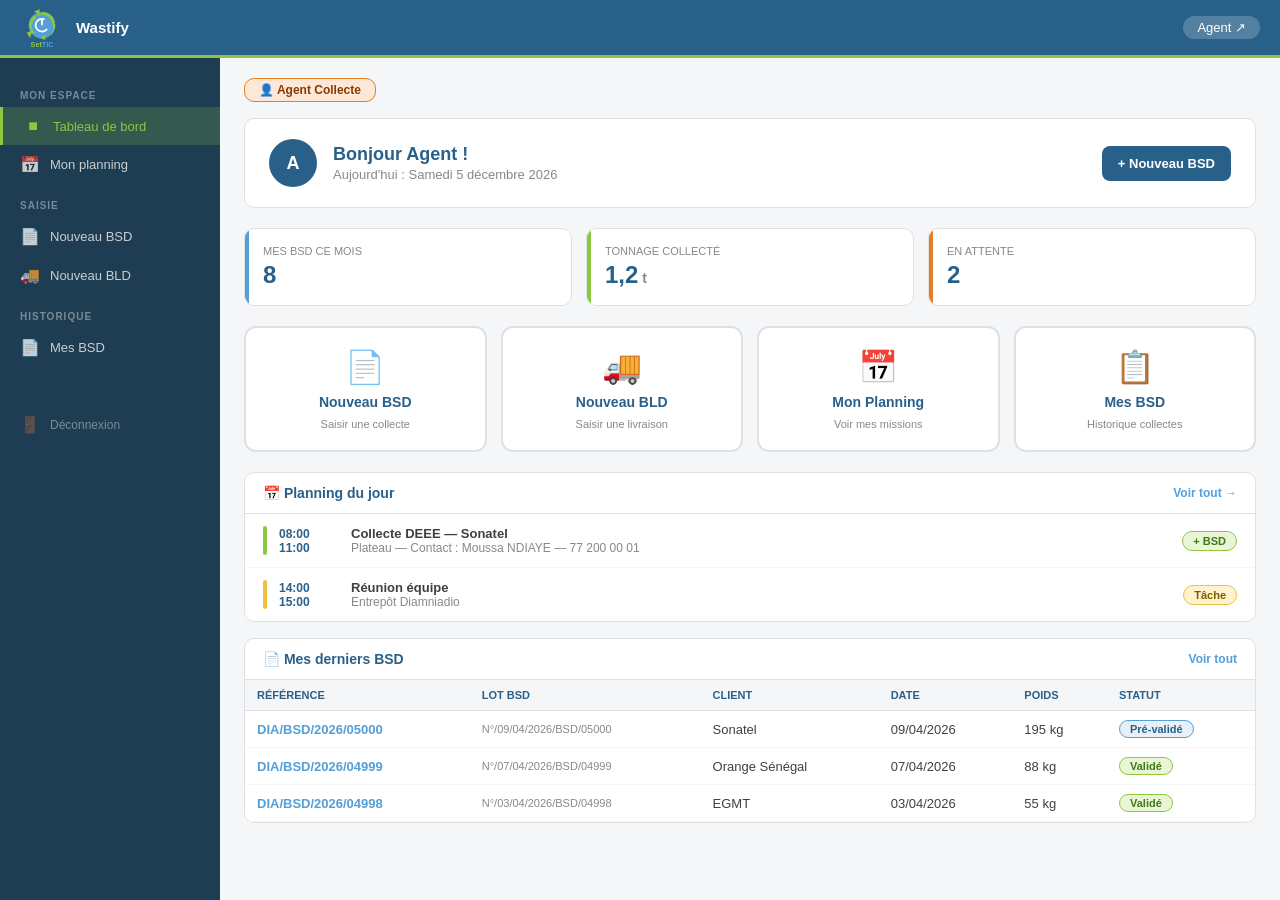
<file: dashboard_agent.html>
<!DOCTYPE html>
<html lang="fr">
<head>
<meta charset="UTF-8">
<meta name="viewport" content="width=device-width, initial-scale=1.0">
<title>Wastify — Dashboard Agent</title>
<style>
*, *::before, *::after { box-sizing: border-box; margin: 0; padding: 0; }
body { background: #f4f6f8; font-family: Arial, Helvetica, sans-serif; font-size: 14px; color: #404041; }
.topbar { background: #29608A; padding: 0 20px; height: 58px; display: flex; align-items: center; justify-content: space-between; border-bottom: 3px solid #8CC740; position: sticky; top: 0; z-index: 100; }
.topbar-brand { display: flex; align-items: center; gap: 12px; }
.topbar-title { color: white; font-size: 15px; font-weight: bold; }
.topbar-right { display: flex; align-items: center; gap: 12px; }
.user-pill { background: rgba(255,255,255,0.2); border-radius: 20px; padding: 4px 14px; font-size: 13px; color: white; cursor: pointer; }
.layout { display: flex; min-height: calc(100vh - 58px); }
.sidebar { width: 220px; background: #1f3d52; flex-shrink: 0; padding: 16px 0; position: sticky; top: 58px; height: calc(100vh - 58px); overflow-y: auto; }
.nav-section { font-size: 10px; font-weight: bold; color: rgba(255,255,255,0.4); text-transform: uppercase; letter-spacing: 1px; padding: 16px 20px 6px; }
.nav-item { display: flex; align-items: center; gap: 10px; padding: 10px 20px; color: rgba(255,255,255,0.75); font-size: 13px; cursor: pointer; text-decoration: none; transition: all 0.15s; }
.nav-item:hover { background: rgba(255,255,255,0.08); color: white; }
.nav-item.active { background: rgba(140,199,64,0.2); color: #8CC740; border-left: 3px solid #8CC740; }
.nav-icon { font-size: 16px; width: 20px; text-align: center; flex-shrink: 0; }
.nav-item.hidden { display: none; }
.main { flex: 1; padding: 20px 24px; }
/* PROFIL BANNER */
.profil-banner { border-radius: 10px; padding: 4px 14px; font-size: 12px; font-weight: bold; display: inline-block; margin-bottom: 16px; }
.pb-reporting { background: #fff3cd; color: #7a5c00; border: 1px solid #f0c040; }
.pb-collecte { background: #fde8d8; color: #8b3a00; border: 1px solid #e67e22; }
/* WELCOME */
.welcome { background: white; border-radius: 10px; border: 1px solid #dde1e5; padding: 20px 24px; margin-bottom: 20px; display: flex; align-items: center; gap: 16px; }
.w-avatar { width: 48px; height: 48px; border-radius: 50%; background: #29608A; color: white; display: flex; align-items: center; justify-content: center; font-size: 18px; font-weight: bold; flex-shrink: 0; }
.w-title { font-size: 18px; font-weight: bold; color: #29608A; }
.w-sub { font-size: 13px; color: #888; margin-top: 2px; }
/* MÉTRIQUES */
.metrics { display: grid; grid-template-columns: repeat(3,1fr); gap: 14px; margin-bottom: 20px; }
.mc { background: white; border-radius: 10px; border: 1px solid #dde1e5; padding: 16px 18px; position: relative; overflow: hidden; }
.mc::before { content:''; position:absolute; top:0; left:0; width:4px; height:100%; }
.mc-blue::before { background:#559FD7; }
.mc-green::before { background:#8CC740; }
.mc-orange::before { background:#e67e22; }
.mc-label { font-size:11px; color:#888; text-transform:uppercase; margin-bottom:4px; }
.mc-value { font-size:24px; font-weight:bold; color:#29608A; }
/* ACTIONS */
.actions-grid { display: grid; gap: 14px; margin-bottom: 20px; }
.ag-4 { grid-template-columns: repeat(4,1fr); }
.ag-2 { grid-template-columns: repeat(2,1fr); }
.action-card { background: white; border-radius: 12px; border: 2px solid #dde1e5; padding: 20px 16px; text-align: center; cursor: pointer; transition: all 0.15s; text-decoration: none; display: flex; flex-direction: column; align-items: center; gap: 8px; }
.action-card:hover { border-color: #559FD7; background: #f0f7fd; transform: translateY(-2px); box-shadow: 0 4px 12px rgba(0,0,0,0.08); }
.action-icon { font-size: 32px; }
.action-title { font-size: 14px; font-weight: bold; color: #29608A; }
.action-sub { font-size: 11px; color: #888; }
/* CARDS */
.card { background: white; border-radius: 10px; border: 1px solid #dde1e5; overflow: hidden; margin-bottom: 16px; }
.card-head { padding: 12px 18px; border-bottom: 1px solid #dde1e5; display: flex; align-items: center; justify-content: space-between; }
.card-head-title { font-size: 14px; font-weight: bold; color: #29608A; }
.card-head-action { font-size: 12px; color: #559FD7; cursor: pointer; font-weight: bold; text-decoration: none; }
table { width: 100%; border-collapse: collapse; font-size: 13px; }
th { padding: 9px 12px; text-align: left; font-size: 11px; font-weight: bold; color: #29608A; border-bottom: 1px solid #dde1e5; background: #f4f6f8; text-transform: uppercase; }
td { padding: 9px 12px; border-bottom: 1px solid #f4f6f8; }
tr:hover td { background: #f8fafb; }
.badge { display: inline-block; border-radius: 20px; padding: 2px 10px; font-size: 11px; font-weight: bold; }
.b-brouillon { background: #f4f6f8; color: #888; border: 1px solid #dde1e5; }
.b-prev { background: #e8f0f7; color: #29608A; border: 1px solid #559FD7; }
.b-valide { background: #eaf5d5; color: #3d7a14; border: 1px solid #8CC740; }
/* PLANNING */
.plan-item { padding: 12px 18px; border-bottom: 1px solid #f4f6f8; display: flex; align-items: center; gap: 12px; }
.plan-item:last-child { border-bottom: none; }
.plan-color { width: 4px; border-radius: 4px; align-self: stretch; flex-shrink: 0; }
.plan-time { font-size: 12px; font-weight: bold; color: #29608A; white-space: nowrap; min-width: 60px; }
.plan-title { font-size: 13px; font-weight: bold; color: #404041; }
.plan-sub { font-size: 12px; color: #888; }
.plan-btn { font-size: 11px; border-radius: 20px; padding: 3px 10px; font-weight: bold; margin-left: auto; white-space: nowrap; text-decoration: none; background: #eaf5d5; color: #3d7a14; border: 1px solid #8CC740; }
@media (max-width:800px) { .sidebar{display:none;} .metrics{grid-template-columns:1fr 1fr;} .ag-4{grid-template-columns:1fr 1fr;} }
</style>
</head>
<body>

<div class="topbar">
  <div class="topbar-brand">
    <svg width="44" height="44" viewBox="0 0 100 110" xmlns="http://www.w3.org/2000/svg">
      <circle cx="50" cy="48" r="33" fill="#559FD7"/>
      <path d="M50 15 C70 15 82 28 82 44 L75 44 C75 32 64 22 50 22 C44 22 38 24 34 27 L40 20 L30 14 L44 8 L44 20 C46 19 48 19 50 19 Z" fill="#8CC740"/>
      <path d="M18 55 C15 42 22 30 32 24 L36 30 C28 35 23 44 25 55 C26 60 29 65 33 68 L24 68 L20 80 L12 67 L23 62 C21 60 19 58 18 55 Z" fill="#8CC740"/>
      <path d="M82 55 C80 68 70 76 58 78 L58 85 L46 80 L58 72 L58 79 C68 77 76 70 78 59 C79 54 78 49 75 45 L82 45 C85 48 83 52 82 55 Z" fill="#8CC740"/>
      <circle cx="50" cy="48" r="16" fill="none" stroke="white" stroke-width="4.5" stroke-dasharray="70 30" stroke-dashoffset="-10"/>
      <line x1="50" y1="32" x2="50" y2="46" stroke="white" stroke-width="4.5" stroke-linecap="round"/>
      <text x="50" y="103" text-anchor="middle" font-family="Arial,sans-serif" font-size="18" font-weight="bold"><tspan fill="#8CC740">Set</tspan><tspan fill="#559FD7">TIC</tspan></text>
    </svg>
    <span class="topbar-title">Wastify</span>
  </div>
  <div class="topbar-right">
    <div class="user-pill" id="user-pill" onclick="deconnexion()">Agent &#8599;</div>
  </div>
</div>

<div class="layout">
  <!-- SIDEBAR — contenu adapté selon le profil -->
  <div class="sidebar" id="sidebar">
    <div class="nav-section">Mon espace</div>
    <a href="dashboard_agent.html" class="nav-item active"><span class="nav-icon">&#9632;</span> Tableau de bord</a>
    <a href="planning.html" class="nav-item"><span class="nav-icon">&#128197;</span> Mon planning</a>

    <div class="nav-section">Saisie</div>
    <a href="bsd.html" class="nav-item"><span class="nav-icon">&#128196;</span> Nouveau BSD</a>
    <a href="bld.html" class="nav-item"><span class="nav-icon">&#128666;</span> Nouveau BLD</a>
    <!-- Agent reporting uniquement -->
    <a href="decomposition.html" class="nav-item nav-reporting"><span class="nav-icon">&#9881;</span> D&eacute;composition</a>
    <a href="rapport_listing.html" class="nav-item nav-reporting"><span class="nav-icon">&#128203;</span> Listing &eacute;quipements</a>

    <div class="nav-section">Historique</div>
    <a href="#" class="nav-item"><span class="nav-icon">&#128196;</span> Mes BSD</a>
    <a href="#" class="nav-item nav-reporting"><span class="nav-icon">&#128203;</span> Mes listings</a>

    <div class="nav-section" style="margin-top:16px;"></div>
    <a href="index.html" class="nav-item" onclick="deconnexion(event)" style="color:rgba(255,255,255,0.4);font-size:12px;"><span class="nav-icon">&#128682;</span> D&eacute;connexion</a>
  </div>

  <div class="main">

    <div id="profil-banner-wrap"></div>

    <!-- WELCOME -->
    <div class="welcome">
      <div class="w-avatar" id="w-avatar">IW</div>
      <div style="flex:1;">
        <div class="w-title" id="w-title">Bonjour !</div>
        <div class="w-sub" id="w-sub">Aujourd'hui : <span id="today-date"></span></div>
      </div>
      <a href="bsd.html" style="background:#29608A;color:white;border-radius:8px;padding:10px 16px;font-size:13px;font-weight:bold;text-decoration:none;">+ Nouveau BSD</a>
    </div>

    <!-- MÉTRIQUES -->
    <div class="metrics">
      <div class="mc mc-blue"><div class="mc-label">Mes BSD ce mois</div><div class="mc-value" id="m-bsd">8</div></div>
      <div class="mc mc-green"><div class="mc-label">Tonnage collect&eacute;</div><div class="mc-value">1,2<span style="font-size:14px;color:#888;"> t</span></div></div>
      <div class="mc mc-orange"><div class="mc-label">En attente</div><div class="mc-value" id="m-attente">2</div></div>
    </div>

    <!-- ACTIONS RAPIDES — adaptées selon profil -->
    <div id="actions-container" class="actions-grid ag-4" style="margin-bottom:20px;"></div>

    <!-- PLANNING DU JOUR -->
    <div class="card">
      <div class="card-head">
        <div class="card-head-title">&#128197; Planning du jour</div>
        <a href="planning.html" class="card-head-action">Voir tout &#8594;</a>
      </div>
      <div class="plan-item">
        <div class="plan-color" style="background:#8CC740;"></div>
        <div class="plan-time">08:00<br>11:00</div>
        <div style="flex:1;">
          <div class="plan-title">Collecte DEEE — Sonatel</div>
          <div class="plan-sub">Plateau &mdash; Contact : Moussa NDIAYE &mdash; 77 200 00 01</div>
        </div>
        <a href="bsd.html" class="plan-btn">+ BSD</a>
      </div>
      <div class="plan-item">
        <div class="plan-color" style="background:#f0c040;"></div>
        <div class="plan-time">14:00<br>15:00</div>
        <div style="flex:1;">
          <div class="plan-title">R&eacute;union &eacute;quipe</div>
          <div class="plan-sub">Entrep&ocirc;t Diamniadio</div>
        </div>
        <span style="font-size:11px;border-radius:20px;padding:3px 10px;font-weight:bold;margin-left:auto;background:#fff3cd;color:#7a5c00;border:1px solid #f0c040;">T&acirc;che</span>
      </div>
    </div>

    <!-- MES DERNIERS BSD -->
    <div class="card">
      <div class="card-head">
        <div class="card-head-title">&#128196; Mes derniers BSD</div>
        <a href="#" class="card-head-action">Voir tout</a>
      </div>
      <div style="overflow-x:auto;">
        <table>
          <thead><tr><th>R&eacute;f&eacute;rence</th><th>Lot BSD</th><th>Client</th><th>Date</th><th>Poids</th><th>Statut</th></tr></thead>
          <tbody>
            <tr>
              <td style="color:#559FD7;font-weight:bold;">DIA/BSD/2026/05000</td>
              <td style="font-size:11px;color:#888;">N°/09/04/2026/BSD/05000</td>
              <td>Sonatel</td><td>09/04/2026</td><td>195 kg</td>
              <td><span class="badge b-prev">Pr&eacute;-valid&eacute;</span></td>
            </tr>
            <tr>
              <td style="color:#559FD7;font-weight:bold;">DIA/BSD/2026/04999</td>
              <td style="font-size:11px;color:#888;">N°/07/04/2026/BSD/04999</td>
              <td>Orange S&eacute;n&eacute;gal</td><td>07/04/2026</td><td>88 kg</td>
              <td><span class="badge b-valide">Valid&eacute;</span></td>
            </tr>
            <tr>
              <td style="color:#559FD7;font-weight:bold;">DIA/BSD/2026/04998</td>
              <td style="font-size:11px;color:#888;">N°/03/04/2026/BSD/04998</td>
              <td>EGMT</td><td>03/04/2026</td><td>55 kg</td>
              <td><span class="badge b-valide">Valid&eacute;</span></td>
            </tr>
          </tbody>
        </table>
      </div>
    </div>

  </div>
</div>

<script>
var ACTIONS = {
  agent_collecte: [
    { icon:'&#128196;', title:'Nouveau BSD', sub:'Saisir une collecte', href:'bsd.html' },
    { icon:'&#128666;', title:'Nouveau BLD', sub:'Saisir une livraison', href:'bld.html' },
    { icon:'&#128197;', title:'Mon Planning', sub:'Voir mes missions', href:'planning.html' },
    { icon:'&#128203;', title:'Mes BSD', sub:'Historique collectes', href:'#' },
  ],
  agent_reporting: [
    { icon:'&#128196;', title:'Nouveau BSD', sub:'Saisir une collecte', href:'bsd.html' },
    { icon:'&#128666;', title:'Nouveau BLD', sub:'Saisir une livraison', href:'bld.html' },
    { icon:'&#9881;',   title:'D&eacute;composition', sub:'Rapport de tri', href:'decomposition.html' },
    { icon:'&#128203;', title:'Listing', sub:'D&eacute;tail &eacute;quipements', href:'rapport_listing.html' },
    { icon:'&#128197;', title:'Planning', sub:'Mes missions', href:'planning.html' },
    { icon:'&#128196;', title:'Mes BSD', sub:'Historique', href:'#' },
  ]
};

var PROFIL_LABELS = {
  agent_collecte:  { label:'Agent Collecte', css:'pb-collecte', cols:'ag-4' },
  agent_reporting: { label:'Agent Reporting', css:'pb-reporting', cols:'ag-4' }
};

function deconnexion(e) {
  if (e) e.preventDefault();
  localStorage.clear();
  window.location.href = 'index.html';
}

window.onload = function() {
  var user = localStorage.getItem('wastify_user') || 'Agent';
  var role = localStorage.getItem('wastify_role') || 'agent_collecte';

  // Sécurité — seuls les agents accèdent à cette page
  if (role !== 'agent_collecte' && role !== 'agent_reporting') {
    window.location.href = 'dashboard_ops.html'; return;
  }

  // User pill
  document.getElementById('user-pill').textContent = user.split(' ')[0] + ' ↗';

  // Welcome
  var init = user.split(' ').map(function(w){return w[0];}).join('').substring(0,2).toUpperCase();
  document.getElementById('w-avatar').textContent = init;
  document.getElementById('w-title').textContent = 'Bonjour ' + user.split(' ')[0] + ' !';

  // Date
  var now = new Date();
  var jours = ['Dimanche','Lundi','Mardi','Mercredi','Jeudi','Vendredi','Samedi'];
  var mois = ['janvier','février','mars','avril','mai','juin','juillet','août','septembre','octobre','novembre','décembre'];
  document.getElementById('today-date').textContent = jours[now.getDay()] + ' ' + now.getDate() + ' ' + mois[now.getMonth()] + ' ' + now.getFullYear();

  // Profil banner
  var pl = PROFIL_LABELS[role] || PROFIL_LABELS['agent_collecte'];
  document.getElementById('profil-banner-wrap').innerHTML =
    '<span class="profil-banner ' + pl.css + '">&#128100; ' + pl.label + '</span>';

  // Masquer items sidebar selon profil
  if (role === 'agent_collecte') {
    document.querySelectorAll('.nav-reporting').forEach(function(el){ el.style.display = 'none'; });
  }

  // Actions rapides
  var actions = ACTIONS[role] || ACTIONS['agent_collecte'];
  var cols = actions.length <= 4 ? 'ag-4' : 'ag-4';
  var container = document.getElementById('actions-container');
  container.innerHTML = actions.map(function(a) {
    return '<a href="'+a.href+'" class="action-card">'+
      '<div class="action-icon">'+a.icon+'</div>'+
      '<div class="action-title">'+a.title+'</div>'+
      '<div class="action-sub">'+a.sub+'</div>'+
      '</a>';
  }).join('');
};
</script>
</body>
</html>
</file>
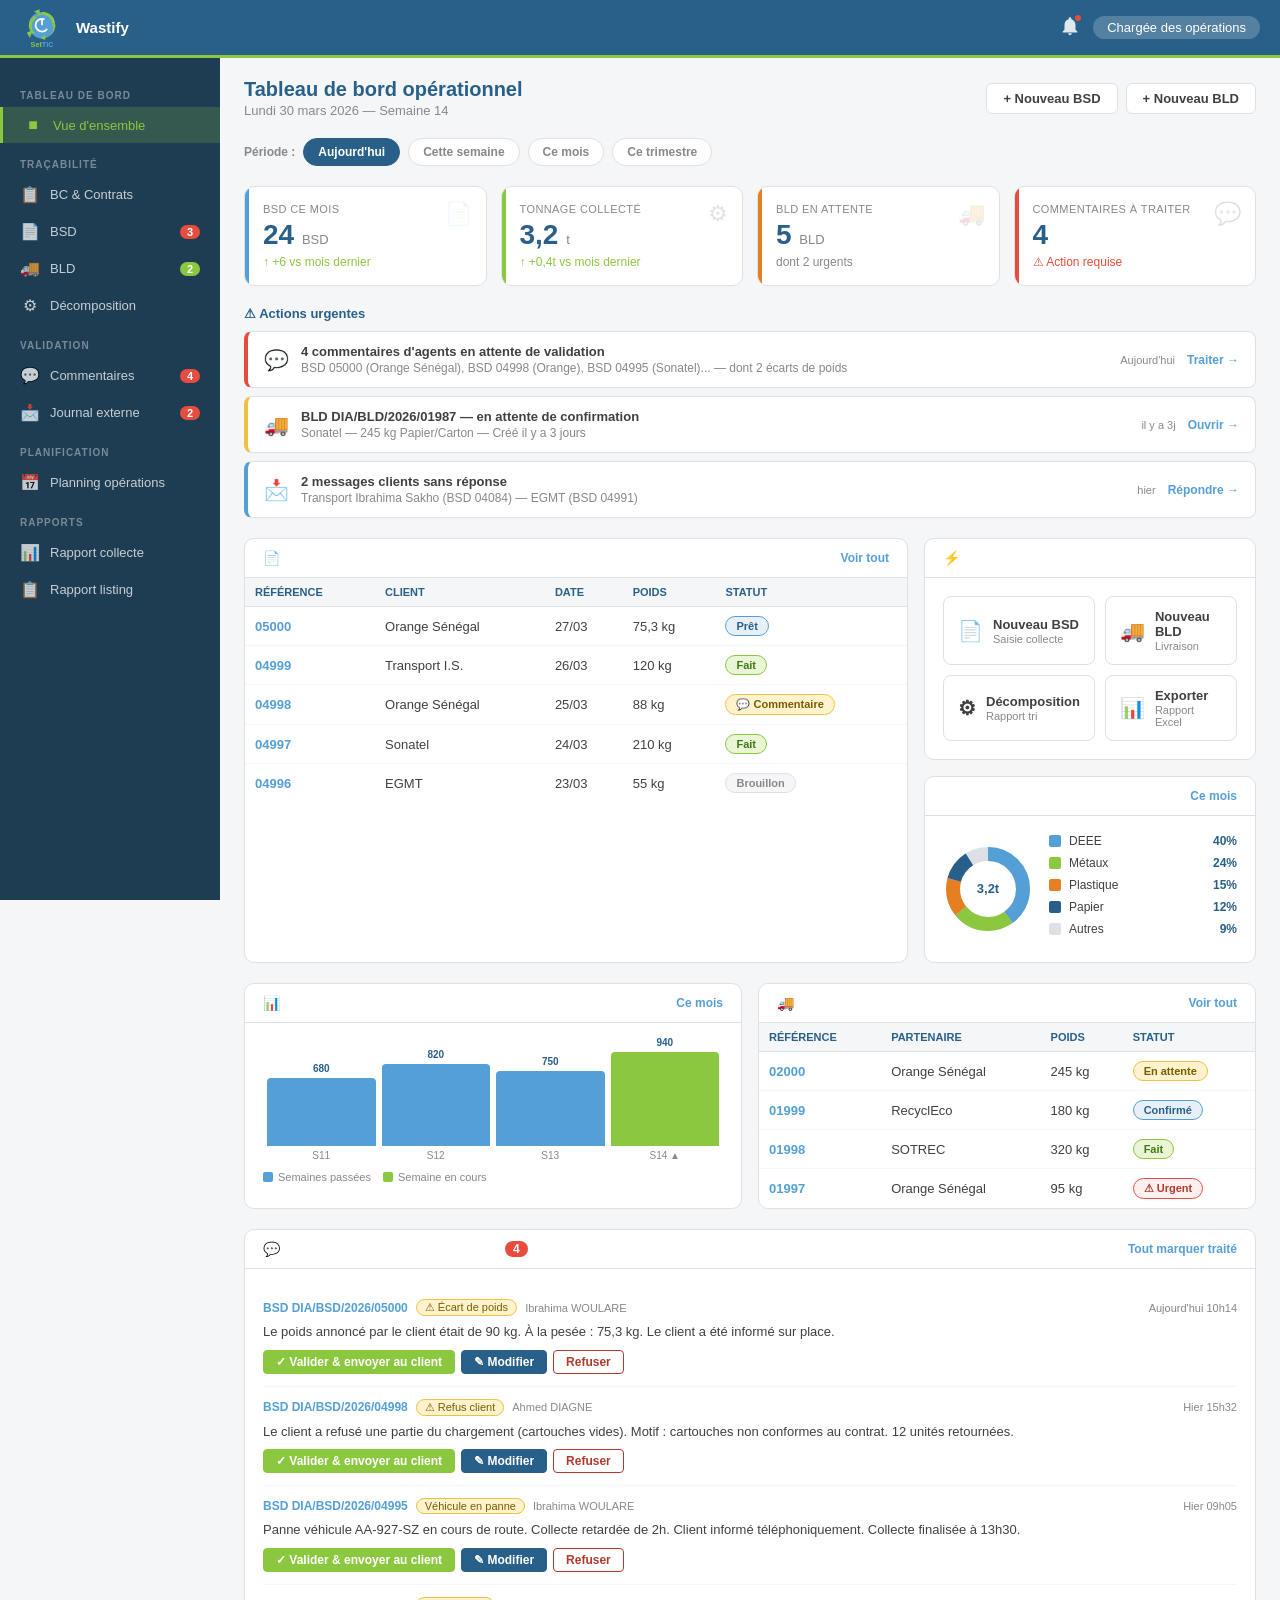
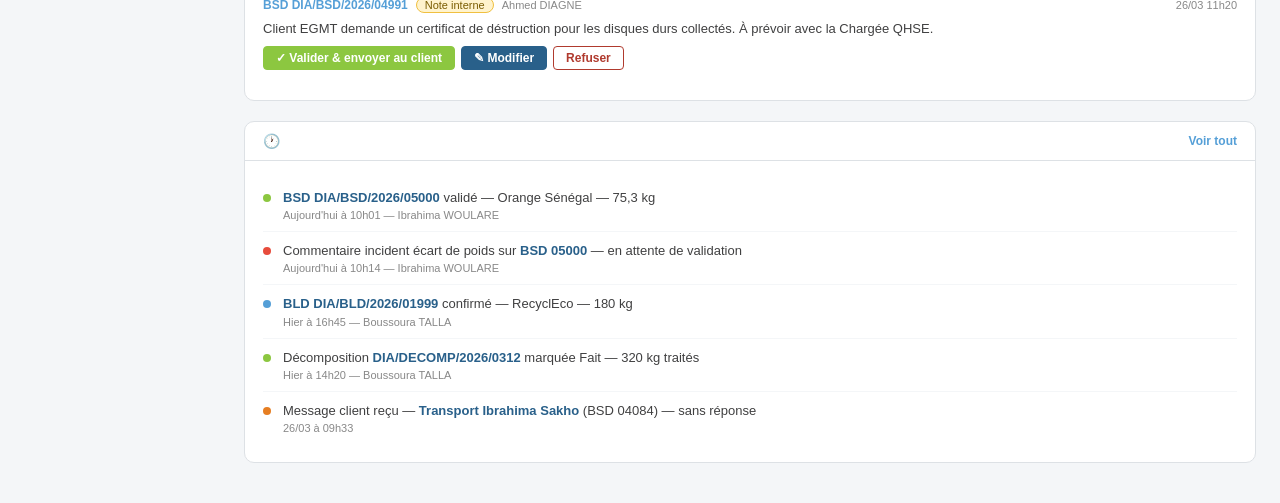
<file: dashboard_ops.html>
<!DOCTYPE html>
<html lang="fr">
<head>
<meta charset="UTF-8">
<meta name="viewport" content="width=device-width, initial-scale=1.0">
<title>Wastify — Tableau de bord Chargée des Opérations</title>
<style>
*, *::before, *::after { box-sizing: border-box; margin: 0; padding: 0; }
body { background: #f4f6f8; font-family: Arial, Helvetica, sans-serif; font-size: 14px; color: #404041; }

/* TOPBAR */
.topbar { background: #29608A; padding: 0 20px; height: 58px; display: flex; align-items: center; justify-content: space-between; border-bottom: 3px solid #8CC740; position: sticky; top: 0; z-index: 100; }
.topbar-brand { display: flex; align-items: center; gap: 12px; }
.topbar-title { color: white; font-size: 15px; font-weight: bold; }
.topbar-right { display: flex; align-items: center; gap: 16px; }
.user-pill { background: rgba(255,255,255,0.2); border-radius: 20px; padding: 4px 14px; font-size: 13px; color: white; }
.notif-bell { position: relative; cursor: pointer; }
.notif-bell svg { width: 22px; height: 22px; fill: white; opacity: 0.85; }
.notif-dot { position: absolute; top: -2px; right: -2px; width: 10px; height: 10px; background: #e74c3c; border-radius: 50%; border: 2px solid #29608A; }

/* NAV SIDEBAR */
.layout { display: flex; min-height: calc(100vh - 58px); }
.sidebar { width: 220px; background: #1f3d52; flex-shrink: 0; padding: 16px 0; position: sticky; top: 58px; height: calc(100vh - 58px); overflow-y: auto; }
.nav-section { font-size: 10px; font-weight: bold; color: rgba(255,255,255,0.4); text-transform: uppercase; letter-spacing: 1px; padding: 16px 20px 6px; }
.nav-item { display: flex; align-items: center; gap: 10px; padding: 9px 20px; color: rgba(255,255,255,0.75); font-size: 13px; cursor: pointer; transition: all 0.15s; text-decoration: none; }
.nav-item:hover { background: rgba(255,255,255,0.08); color: white; }
.nav-item.active { background: rgba(140,199,64,0.2); color: #8CC740; border-left: 3px solid #8CC740; }
.nav-item .nav-icon { font-size: 16px; width: 20px; text-align: center; flex-shrink: 0; }
.nav-badge { margin-left: auto; background: #e74c3c; color: white; border-radius: 10px; padding: 1px 7px; font-size: 11px; font-weight: bold; }
.nav-badge.green { background: #8CC740; }

/* MAIN CONTENT */
.main { flex: 1; padding: 20px 24px; overflow-x: hidden; }

/* PAGE HEADER */
.page-header { display: flex; align-items: center; justify-content: space-between; margin-bottom: 20px; flex-wrap: wrap; gap: 12px; }
.page-title { font-size: 20px; font-weight: bold; color: #29608A; }
.page-subtitle { font-size: 13px; color: #888; margin-top: 2px; }
.header-actions { display: flex; gap: 8px; }

/* FILTRES DATE */
.filter-bar { display: flex; gap: 8px; align-items: center; margin-bottom: 20px; flex-wrap: wrap; }
.filter-btn { padding: 6px 14px; border-radius: 20px; font-size: 12px; font-weight: bold; cursor: pointer; border: 1px solid #dde1e5; background: white; color: #888; font-family: Arial, sans-serif; }
.filter-btn.active { background: #29608A; color: white; border-color: #29608A; }
.filter-btn:hover { border-color: #559FD7; color: #559FD7; }

/* MÉTRIQUES */
.metrics-grid { display: grid; grid-template-columns: repeat(4, 1fr); gap: 14px; margin-bottom: 20px; }
.metric-card { background: white; border-radius: 10px; border: 1px solid #dde1e5; padding: 16px 18px; position: relative; overflow: hidden; }
.metric-card::before { content: ''; position: absolute; top: 0; left: 0; width: 4px; height: 100%; }
.metric-card.blue::before { background: #559FD7; }
.metric-card.green::before { background: #8CC740; }
.metric-card.orange::before { background: #e67e22; }
.metric-card.red::before { background: #e74c3c; }
.metric-card.teal::before { background: #0e6655; }
.metric-label { font-size: 11px; color: #888; text-transform: uppercase; letter-spacing: 0.4px; margin-bottom: 6px; }
.metric-value { font-size: 28px; font-weight: bold; color: #29608A; line-height: 1; }
.metric-unit { font-size: 13px; color: #888; font-weight: normal; }
.metric-trend { font-size: 12px; margin-top: 6px; }
.trend-up { color: #8CC740; }
.trend-down { color: #e74c3c; }
.metric-icon { position: absolute; top: 14px; right: 14px; font-size: 22px; opacity: 0.15; }

/* ALERTES URGENTES */
.alerts-section { margin-bottom: 20px; }
.alert-card { display: flex; align-items: center; gap: 12px; background: white; border-radius: 8px; border: 1px solid #dde1e5; padding: 12px 16px; margin-bottom: 8px; cursor: pointer; transition: all 0.15s; }
.alert-card:hover { border-color: #559FD7; }
.alert-card.urgent { border-left: 4px solid #e74c3c; }
.alert-card.warning { border-left: 4px solid #f0c040; }
.alert-card.info { border-left: 4px solid #559FD7; }
.alert-icon { font-size: 20px; flex-shrink: 0; }
.alert-content { flex: 1; }
.alert-title { font-size: 13px; font-weight: bold; color: #404041; }
.alert-desc { font-size: 12px; color: #888; margin-top: 2px; }
.alert-time { font-size: 11px; color: #888; white-space: nowrap; }
.alert-action { font-size: 12px; color: #559FD7; font-weight: bold; white-space: nowrap; cursor: pointer; }

/* GRILLE PRINCIPALE */
.main-grid { display: grid; grid-template-columns: 1fr 1fr; gap: 16px; margin-bottom: 20px; }
.main-grid.three { grid-template-columns: 2fr 1fr; }

/* CARDS */
.card { background: white; border-radius: 10px; border: 1px solid #dde1e5; overflow: hidden; }
.card-head { padding: 12px 18px; display: flex; align-items: center; justify-content: space-between; border-bottom: 1px solid #dde1e5; }
.card-head-title { font-size: 14px; font-weight: bold; color: #29608A; display: flex; align-items: center; gap: 8px; }
.card-head-action { font-size: 12px; color: #559FD7; cursor: pointer; font-weight: bold; }
.card-body { padding: 16px; }

/* TABLE LISTE BSD/BLD */
.list-table { width: 100%; border-collapse: collapse; font-size: 13px; }
.list-table th { padding: 8px 10px; text-align: left; font-size: 11px; font-weight: bold; color: #29608A; border-bottom: 1px solid #dde1e5; text-transform: uppercase; white-space: nowrap; background: #f4f6f8; }
.list-table td { padding: 9px 10px; border-bottom: 1px solid #f4f6f8; color: #404041; }
.list-table tr:hover td { background: #f8fafb; }
.list-table tr:last-child td { border-bottom: none; }

/* BADGES STATUT */
.badge { display: inline-block; border-radius: 20px; padding: 3px 10px; font-size: 11px; font-weight: bold; white-space: nowrap; }
.badge-brouillon { background: #f4f6f8; color: #888; border: 1px solid #dde1e5; }
.badge-pret { background: #e8f0f7; color: #29608A; border: 1px solid #559FD7; }
.badge-fait { background: #eaf5d5; color: #3d7a14; border: 1px solid #8CC740; }
.badge-annule { background: #fdf0ef; color: #b03a2e; border: 1px solid #e74c3c; }
.badge-urgent { background: #fdf0ef; color: #b03a2e; border: 1px solid #e74c3c; }
.badge-attente { background: #fff3cd; color: #7a5c00; border: 1px solid #f0c040; }

/* COMMENTAIRES EN ATTENTE */
.comment-item { padding: 12px 0; border-bottom: 1px solid #f4f6f8; }
.comment-item:last-child { border-bottom: none; }
.comment-header { display: flex; align-items: center; gap: 8px; margin-bottom: 6px; flex-wrap: wrap; }
.comment-bsd { font-size: 12px; font-weight: bold; color: #559FD7; }
.comment-type { font-size: 11px; color: #7a5c00; background: #fff3cd; border: 1px solid #f0c040; border-radius: 10px; padding: 1px 8px; }
.comment-agent { font-size: 11px; color: #888; }
.comment-time { font-size: 11px; color: #888; margin-left: auto; }
.comment-text { font-size: 13px; color: #404041; line-height: 1.5; margin-bottom: 8px; }
.comment-actions { display: flex; gap: 6px; }
.btn-sm { padding: 4px 12px; border-radius: 4px; font-size: 12px; font-weight: bold; cursor: pointer; border: 1px solid #dde1e5; background: white; color: #404041; font-family: Arial, sans-serif; }
.btn-sm:hover { opacity: 0.85; }
.btn-sm.green { background: #8CC740; color: white; border-color: #8CC740; }
.btn-sm.blue { background: #29608A; color: white; border-color: #29608A; }
.btn-sm.red { color: #b03a2e; border-color: #b03a2e; }

/* MINI STATS COLLECTE */
.mini-stats { display: grid; grid-template-columns: 1fr 1fr; gap: 10px; }
.mini-stat { background: #f4f6f8; border-radius: 8px; padding: 12px; text-align: center; }
.mini-stat-val { font-size: 22px; font-weight: bold; color: #29608A; }
.mini-stat-label { font-size: 11px; color: #888; margin-top: 2px; }

/* CHART SIMULÉ */
.bar-chart { display: flex; align-items: flex-end; gap: 6px; height: 120px; padding: 0 4px; }
.bar-group { flex: 1; display: flex; flex-direction: column; align-items: center; gap: 4px; }
.bar { width: 100%; border-radius: 4px 4px 0 0; transition: opacity 0.2s; cursor: pointer; }
.bar:hover { opacity: 0.8; }
.bar-label { font-size: 10px; color: #888; white-space: nowrap; }
.bar-val { font-size: 10px; color: #29608A; font-weight: bold; }
.chart-legend { display: flex; gap: 12px; margin-top: 10px; flex-wrap: wrap; }
.legend-item { display: flex; align-items: center; gap: 5px; font-size: 11px; color: #888; }
.legend-dot { width: 10px; height: 10px; border-radius: 2px; flex-shrink: 0; }

/* ACTIVITÉS RÉCENTES */
.activity-item { display: flex; gap: 12px; padding: 10px 0; border-bottom: 1px solid #f4f6f8; align-items: flex-start; }
.activity-item:last-child { border-bottom: none; }
.activity-dot { width: 8px; height: 8px; border-radius: 50%; flex-shrink: 0; margin-top: 5px; }
.activity-content { flex: 1; }
.activity-text { font-size: 13px; color: #404041; line-height: 1.4; }
.activity-text strong { color: #29608A; }
.activity-time { font-size: 11px; color: #888; margin-top: 2px; }

/* QUICK ACTIONS */
.quick-actions { display: grid; grid-template-columns: 1fr 1fr; gap: 10px; }
.quick-btn { display: flex; align-items: center; gap: 10px; padding: 12px 14px; border-radius: 8px; border: 1px solid #dde1e5; background: white; cursor: pointer; font-family: Arial, sans-serif; font-size: 13px; font-weight: bold; color: #404041; transition: all 0.15s; text-align: left; }
.quick-btn:hover { border-color: #559FD7; background: #f0f7fd; color: #29608A; }
.quick-btn .qb-icon { font-size: 20px; flex-shrink: 0; }
.quick-btn .qb-label { font-size: 13px; font-weight: bold; }
.quick-btn .qb-sub { font-size: 11px; color: #888; font-weight: normal; margin-top: 1px; }

/* DONUT SIMULÉ */
.donut-wrap { display: flex; align-items: center; gap: 16px; }
.donut-svg { flex-shrink: 0; }
.donut-legend { flex: 1; }
.donut-item { display: flex; align-items: center; gap: 8px; margin-bottom: 8px; font-size: 12px; }
.donut-color { width: 12px; height: 12px; border-radius: 2px; flex-shrink: 0; }
.donut-name { flex: 1; color: #404041; }
.donut-pct { font-weight: bold; color: #29608A; }

/* BOUTON PRINCIPAL */
.btn { padding: 7px 16px; border-radius: 6px; font-size: 13px; font-weight: bold; cursor: pointer; font-family: Arial, sans-serif; border: 1px solid #dde1e5; background: white; color: #404041; }
.btn-primary { background: #29608A; color: white; border-color: #29608A; }
.btn-green { background: #8CC740; color: white; border-color: #8CC740; }
.btn:hover { opacity: 0.85; }

@media (max-width: 900px) {
  .sidebar { display: none; }
  .metrics-grid { grid-template-columns: 1fr 1fr; }
  .main-grid, .main-grid.three { grid-template-columns: 1fr; }
}
@media (max-width: 550px) {
  .metrics-grid { grid-template-columns: 1fr; }
}
</style>
  <link rel="stylesheet" href="assets/settic.css">
</head>
<body>

<div class="topbar">
  <div class="topbar-brand">
    <svg width="44" height="44" viewBox="0 0 100 110" xmlns="http://www.w3.org/2000/svg">
      <circle cx="50" cy="48" r="33" fill="#559FD7"/>
      <path d="M50 15 C70 15 82 28 82 44 L75 44 C75 32 64 22 50 22 C44 22 38 24 34 27 L40 20 L30 14 L44 8 L44 20 C46 19 48 19 50 19 Z" fill="#8CC740"/>
      <path d="M18 55 C15 42 22 30 32 24 L36 30 C28 35 23 44 25 55 C26 60 29 65 33 68 L24 68 L20 80 L12 67 L23 62 C21 60 19 58 18 55 Z" fill="#8CC740"/>
      <path d="M82 55 C80 68 70 76 58 78 L58 85 L46 80 L58 72 L58 79 C68 77 76 70 78 59 C79 54 78 49 75 45 L82 45 C85 48 83 52 82 55 Z" fill="#8CC740"/>
      <circle cx="50" cy="48" r="16" fill="none" stroke="white" stroke-width="4.5" stroke-dasharray="70 30" stroke-dashoffset="-10"/>
      <line x1="50" y1="32" x2="50" y2="46" stroke="white" stroke-width="4.5" stroke-linecap="round"/>
      <text x="50" y="103" text-anchor="middle" font-family="Arial,sans-serif" font-size="18" font-weight="bold"><tspan fill="#8CC740">Set</tspan><tspan fill="#559FD7">TIC</tspan></text>
    </svg>
    <span class="topbar-title">Wastify</span>
  </div>
  <div class="topbar-right">
    <div class="notif-bell" onclick="toggleNotifs()">
      <svg viewBox="0 0 24 24"><path d="M12 22c1.1 0 2-.9 2-2h-4c0 1.1.9 2 2 2zm6-6v-5c0-3.07-1.64-5.64-4.5-6.32V4c0-.83-.67-1.5-1.5-1.5s-1.5.67-1.5 1.5v.68C7.63 5.36 6 7.92 6 11v5l-2 2v1h16v-1l-2-2z"/></svg>
      <div class="notif-dot"></div>
    </div>
    <div class="user-pill">Charg&eacute;e des op&eacute;rations</div>
  </div>
</div>

<div class="layout">

  <!-- SIDEBAR -->
  <div class="sidebar">
    <div class="nav-section">Tableau de bord</div>
    <div class="nav-item active">
      <span class="nav-icon">&#9632;</span> Vue d'ensemble
    </div>

    <div class="nav-section">Traçabilité</div>
    <a href="bons_commande.html" class="nav-item">
      <span class="nav-icon">&#128203;</span> BC &amp; Contrats
    </a>
    <a href="bsd.html" class="nav-item">
      <span class="nav-icon">&#128196;</span> BSD
      <span class="nav-badge">3</span>
    </a>
    <a href="bld.html" class="nav-item">
      <span class="nav-icon">&#128666;</span> BLD
      <span class="nav-badge green">2</span>
    </a>
    <a href="decomposition.html" class="nav-item">
      <span class="nav-icon">&#9881;</span> D&eacute;composition
    </a>

    <div class="nav-section">Validation</div>
    <div class="nav-item" onclick="scrollToSection('comments')">
      <span class="nav-icon">&#128172;</span> Commentaires
      <span class="nav-badge">4</span>
    </div>
    <div class="nav-item">
      <span class="nav-icon">&#128233;</span> Journal externe
      <span class="nav-badge">2</span>
    </div>

        <div class="nav-section">Planification</div>
    <a href="planning.html" class="nav-item">
      <span class="nav-icon">&#128197;</span> Planning op&eacute;rations
    </a>
    <div class="nav-section">Rapports</div>
    <a href="rapport_collecte.html" class="nav-item">
      <span class="nav-icon">&#128202;</span> Rapport collecte
    </a>
    <a href="rapport_listing.html" class="nav-item">
      <span class="nav-icon">&#128203;</span> Rapport listing
    </a>
  </div>

  <!-- MAIN -->
  <div class="main">

    <!-- EN-TÊTE PAGE -->
    <div class="page-header">
      <div>
        <div class="page-title">Tableau de bord op&eacute;rationnel</div>
        <div class="page-subtitle">Lundi 30 mars 2026 &mdash; Semaine 14</div>
      </div>
      <div class="header-actions">
        <button class="btn" onclick="window.location.href='bsd.html'">+ Nouveau BSD</button>
        <button class="btn btn-green" onclick="window.location.href='bld.html'">+ Nouveau BLD</button>
      </div>
    </div>

    <!-- FILTRES -->
    <div class="filter-bar">
      <span style="font-size:12px;color:#888;font-weight:bold;">P&eacute;riode :</span>
      <button class="filter-btn active" onclick="setFilter(this,'today')">Aujourd'hui</button>
      <button class="filter-btn" onclick="setFilter(this,'week')">Cette semaine</button>
      <button class="filter-btn" onclick="setFilter(this,'month')">Ce mois</button>
      <button class="filter-btn" onclick="setFilter(this,'quarter')">Ce trimestre</button>
    </div>

    <!-- MÉTRIQUES PRINCIPALES -->
    <div class="metrics-grid">
      <div class="metric-card blue">
        <div class="metric-icon">&#128196;</div>
        <div class="metric-label">BSD ce mois</div>
        <div class="metric-value">24 <span class="metric-unit">BSD</span></div>
        <div class="metric-trend trend-up">&#8593; +6 vs mois dernier</div>
      </div>
      <div class="metric-card green">
        <div class="metric-icon">&#9881;</div>
        <div class="metric-label">Tonnage collect&eacute;</div>
        <div class="metric-value">3,2 <span class="metric-unit">t</span></div>
        <div class="metric-trend trend-up">&#8593; +0,4t vs mois dernier</div>
      </div>
      <div class="metric-card orange">
        <div class="metric-icon">&#128666;</div>
        <div class="metric-label">BLD en attente</div>
        <div class="metric-value">5 <span class="metric-unit">BLD</span></div>
        <div class="metric-trend" style="color:#888;">dont 2 urgents</div>
      </div>
      <div class="metric-card red">
        <div class="metric-icon">&#128172;</div>
        <div class="metric-label">Commentaires &agrave; traiter</div>
        <div class="metric-value">4 <span class="metric-unit"></span></div>
        <div class="metric-trend trend-down">&#9888; Action requise</div>
      </div>
    </div>

    <!-- ALERTES URGENTES -->
    <div class="alerts-section" id="alerts">
      <div style="font-size:13px;font-weight:bold;color:#29608A;margin-bottom:10px;">&#9888; Actions urgentes</div>

      <div class="alert-card urgent">
        <div class="alert-icon">&#128172;</div>
        <div class="alert-content">
          <div class="alert-title">4 commentaires d'agents en attente de validation</div>
          <div class="alert-desc">BSD 05000 (Orange Sénégal), BSD 04998 (Orange), BSD 04995 (Sonatel)... &mdash; dont 2 &eacute;carts de poids</div>
        </div>
        <div class="alert-time">Aujourd'hui</div>
        <div class="alert-action" onclick="scrollToSection('comments')">Traiter &#8594;</div>
      </div>

      <div class="alert-card warning">
        <div class="alert-icon">&#128666;</div>
        <div class="alert-content">
          <div class="alert-title">BLD DIA/BLD/2026/01987 — en attente de confirmation</div>
          <div class="alert-desc">Sonatel &mdash; 245 kg Papier/Carton &mdash; Cr&eacute;&eacute; il y a 3 jours</div>
        </div>
        <div class="alert-time">il y a 3j</div>
        <div class="alert-action" onclick="window.location.href='bld.html'">Ouvrir &#8594;</div>
      </div>

      <div class="alert-card info">
        <div class="alert-icon">&#128233;</div>
        <div class="alert-content">
          <div class="alert-title">2 messages clients sans r&eacute;ponse</div>
          <div class="alert-desc">Transport Ibrahima Sakho (BSD 04084) — EGMT (BSD 04991)</div>
        </div>
        <div class="alert-time">hier</div>
        <div class="alert-action">R&eacute;pondre &#8594;</div>
      </div>
    </div>

    <!-- GRILLE PRINCIPALE -->
    <div class="main-grid three">

      <!-- BSD RÉCENTS -->
      <div class="card">
        <div class="card-head">
          <div class="card-head-title">&#128196; BSD r&eacute;cents</div>
          <div class="card-head-action" onclick="window.location.href='bsd.html'">Voir tout</div>
        </div>
        <div class="card-body" style="padding:0;">
          <table class="list-table">
            <thead><tr>
              <th>R&eacute;f&eacute;rence</th>
              <th>Client</th>
              <th>Date</th>
              <th>Poids</th>
              <th>Statut</th>
            </tr></thead>
            <tbody>
              <tr>
                <td style="color:#559FD7;font-weight:bold;">05000</td>
                <td>Orange Sénégal</td>
                <td>27/03</td>
                <td>75,3 kg</td>
                <td><span class="badge badge-pret">Pr&ecirc;t</span></td>
              </tr>
              <tr>
                <td style="color:#559FD7;font-weight:bold;">04999</td>
                <td>Transport I.S.</td>
                <td>26/03</td>
                <td>120 kg</td>
                <td><span class="badge badge-fait">Fait</span></td>
              </tr>
              <tr>
                <td style="color:#559FD7;font-weight:bold;">04998</td>
                <td>Orange S&eacute;n&eacute;gal</td>
                <td>25/03</td>
                <td>88 kg</td>
                <td><span class="badge badge-attente">&#128172; Commentaire</span></td>
              </tr>
              <tr>
                <td style="color:#559FD7;font-weight:bold;">04997</td>
                <td>Sonatel</td>
                <td>24/03</td>
                <td>210 kg</td>
                <td><span class="badge badge-fait">Fait</span></td>
              </tr>
              <tr>
                <td style="color:#559FD7;font-weight:bold;">04996</td>
                <td>EGMT</td>
                <td>23/03</td>
                <td>55 kg</td>
                <td><span class="badge badge-brouillon">Brouillon</span></td>
              </tr>
            </tbody>
          </table>
        </div>
      </div>

      <!-- COLONNE DROITE -->
      <div style="display:flex;flex-direction:column;gap:16px;">

        <!-- ACTIONS RAPIDES -->
        <div class="card">
          <div class="card-head">
            <div class="card-head-title">&#9889; Actions rapides</div>
          </div>
          <div class="card-body">
            <div class="quick-actions">
              <button class="quick-btn" onclick="window.location.href='bsd.html'">
                <span class="qb-icon">&#128196;</span>
                <div><div class="qb-label">Nouveau BSD</div><div class="qb-sub">Saisie collecte</div></div>
              </button>
              <button class="quick-btn" onclick="window.location.href='bld.html'">
                <span class="qb-icon">&#128666;</span>
                <div><div class="qb-label">Nouveau BLD</div><div class="qb-sub">Livraison</div></div>
              </button>
              <button class="quick-btn" onclick="window.location.href='decomposition.html'">
                <span class="qb-icon">&#9881;</span>
                <div><div class="qb-label">D&eacute;composition</div><div class="qb-sub">Rapport tri</div></div>
              </button>
              <button class="quick-btn">
                <span class="qb-icon">&#128202;</span>
                <div><div class="qb-label">Exporter</div><div class="qb-sub">Rapport Excel</div></div>
              </button>
            </div>
          </div>
        </div>

        <!-- RÉPARTITION DÉCHETS -->
        <div class="card">
          <div class="card-head">
            <div class="card-head-title">&#9685; R&eacute;partition types</div>
            <div class="card-head-action">Ce mois</div>
          </div>
          <div class="card-body">
            <div class="donut-wrap">
              <svg class="donut-svg" width="90" height="90" viewBox="0 0 90 90">
                <circle cx="45" cy="45" r="35" fill="none" stroke="#dde1e5" stroke-width="14"/>
                <circle cx="45" cy="45" r="35" fill="none" stroke="#559FD7" stroke-width="14" stroke-dasharray="88 132" stroke-dashoffset="0" transform="rotate(-90 45 45)"/>
                <circle cx="45" cy="45" r="35" fill="none" stroke="#8CC740" stroke-width="14" stroke-dasharray="53 167" stroke-dashoffset="-88" transform="rotate(-90 45 45)"/>
                <circle cx="45" cy="45" r="35" fill="none" stroke="#e67e22" stroke-width="14" stroke-dasharray="33 187" stroke-dashoffset="-141" transform="rotate(-90 45 45)"/>
                <circle cx="45" cy="45" r="35" fill="none" stroke="#29608A" stroke-width="14" stroke-dasharray="26 194" stroke-dashoffset="-174" transform="rotate(-90 45 45)"/>
                <text x="45" y="49" text-anchor="middle" font-size="13" font-weight="bold" fill="#29608A" font-family="Arial">3,2t</text>
              </svg>
              <div class="donut-legend">
                <div class="donut-item"><div class="donut-color" style="background:#559FD7"></div><span class="donut-name">DEEE</span><span class="donut-pct">40%</span></div>
                <div class="donut-item"><div class="donut-color" style="background:#8CC740"></div><span class="donut-name">M&eacute;taux</span><span class="donut-pct">24%</span></div>
                <div class="donut-item"><div class="donut-color" style="background:#e67e22"></div><span class="donut-name">Plastique</span><span class="donut-pct">15%</span></div>
                <div class="donut-item"><div class="donut-color" style="background:#29608A"></div><span class="donut-name">Papier</span><span class="donut-pct">12%</span></div>
                <div class="donut-item"><div class="donut-color" style="background:#dde1e5"></div><span class="donut-name">Autres</span><span class="donut-pct">9%</span></div>
              </div>
            </div>
          </div>
        </div>

      </div>
    </div>

    <!-- GRAPHIQUE COLLECTES -->
    <div class="main-grid">
      <div class="card">
        <div class="card-head">
          <div class="card-head-title">&#128202; Collectes par semaine (kg)</div>
          <div class="card-head-action">Ce mois</div>
        </div>
        <div class="card-body">
          <div class="bar-chart">
            <div class="bar-group">
              <div class="bar-val">680</div>
              <div class="bar" style="height:68px;background:#559FD7;"></div>
              <div class="bar-label">S11</div>
            </div>
            <div class="bar-group">
              <div class="bar-val">820</div>
              <div class="bar" style="height:82px;background:#559FD7;"></div>
              <div class="bar-label">S12</div>
            </div>
            <div class="bar-group">
              <div class="bar-val">750</div>
              <div class="bar" style="height:75px;background:#559FD7;"></div>
              <div class="bar-label">S13</div>
            </div>
            <div class="bar-group">
              <div class="bar-val">940</div>
              <div class="bar" style="height:94px;background:#8CC740;"></div>
              <div class="bar-label">S14 &#9650;</div>
            </div>
          </div>
          <div class="chart-legend">
            <div class="legend-item"><div class="legend-dot" style="background:#559FD7"></div>Semaines pass&eacute;es</div>
            <div class="legend-item"><div class="legend-dot" style="background:#8CC740"></div>Semaine en cours</div>
          </div>
        </div>
      </div>

      <!-- BLD EN COURS -->
      <div class="card">
        <div class="card-head">
          <div class="card-head-title">&#128666; BLD en cours</div>
          <div class="card-head-action" onclick="window.location.href='bld.html'">Voir tout</div>
        </div>
        <div class="card-body" style="padding:0;">
          <table class="list-table">
            <thead><tr>
              <th>R&eacute;f&eacute;rence</th>
              <th>Partenaire</th>
              <th>Poids</th>
              <th>Statut</th>
            </tr></thead>
            <tbody>
              <tr>
                <td style="color:#559FD7;font-weight:bold;">02000</td>
                <td>Orange Sénégal</td>
                <td>245 kg</td>
                <td><span class="badge badge-attente">En attente</span></td>
              </tr>
              <tr>
                <td style="color:#559FD7;font-weight:bold;">01999</td>
                <td>RecyclEco</td>
                <td>180 kg</td>
                <td><span class="badge badge-pret">Confirm&eacute;</span></td>
              </tr>
              <tr>
                <td style="color:#559FD7;font-weight:bold;">01998</td>
                <td>SOTREC</td>
                <td>320 kg</td>
                <td><span class="badge badge-fait">Fait</span></td>
              </tr>
              <tr>
                <td style="color:#559FD7;font-weight:bold;">01997</td>
                <td>Orange Sénégal</td>
                <td>95 kg</td>
                <td><span class="badge badge-urgent">&#9888; Urgent</span></td>
              </tr>
            </tbody>
          </table>
        </div>
      </div>
    </div>

    <!-- COMMENTAIRES À VALIDER -->
    <div class="card" id="comments" style="margin-bottom:20px;">
      <div class="card-head">
        <div class="card-head-title">&#128172; Commentaires agents &agrave; valider <span style="background:#e74c3c;color:white;border-radius:10px;padding:1px 8px;font-size:12px;margin-left:6px;">4</span></div>
        <div class="card-head-action">Tout marquer trait&eacute;</div>
      </div>
      <div class="card-body">

        <div class="comment-item">
          <div class="comment-header">
            <span class="comment-bsd">BSD DIA/BSD/2026/05000</span>
            <span class="comment-type">&#9888; &Eacute;cart de poids</span>
            <span class="comment-agent">Ibrahima WOULARE</span>
            <span class="comment-time">Aujourd'hui 10h14</span>
          </div>
          <div class="comment-text">Le poids annonc&eacute; par le client &eacute;tait de 90 kg. &Agrave; la pes&eacute;e&nbsp;: 75,3 kg. Le client a &eacute;t&eacute; inform&eacute; sur place.</div>
          <div class="comment-actions">
            <button class="btn-sm green" onclick="validerComment(this)">&#10003; Valider &amp; envoyer au client</button>
            <button class="btn-sm blue" onclick="editerComment(this)">&#9998; Modifier</button>
            <button class="btn-sm red" onclick="refuserComment(this)">Refuser</button>
          </div>
        </div>

        <div class="comment-item">
          <div class="comment-header">
            <span class="comment-bsd">BSD DIA/BSD/2026/04998</span>
            <span class="comment-type">&#9888; Refus client</span>
            <span class="comment-agent">Ahmed DIAGNE</span>
            <span class="comment-time">Hier 15h32</span>
          </div>
          <div class="comment-text">Le client a refus&eacute; une partie du chargement (cartouches vides). Motif&nbsp;: cartouches non conformes au contrat. 12 unit&eacute;s retourn&eacute;es.</div>
          <div class="comment-actions">
            <button class="btn-sm green" onclick="validerComment(this)">&#10003; Valider &amp; envoyer au client</button>
            <button class="btn-sm blue" onclick="editerComment(this)">&#9998; Modifier</button>
            <button class="btn-sm red" onclick="refuserComment(this)">Refuser</button>
          </div>
        </div>

        <div class="comment-item">
          <div class="comment-header">
            <span class="comment-bsd">BSD DIA/BSD/2026/04995</span>
            <span class="comment-type">V&eacute;hicule en panne</span>
            <span class="comment-agent">Ibrahima WOULARE</span>
            <span class="comment-time">Hier 09h05</span>
          </div>
          <div class="comment-text">Panne v&eacute;hicule AA-927-SZ en cours de route. Collecte retard&eacute;e de 2h. Client inform&eacute; t&eacute;l&eacute;phoniquement. Collecte finalis&eacute;e &agrave; 13h30.</div>
          <div class="comment-actions">
            <button class="btn-sm green" onclick="validerComment(this)">&#10003; Valider &amp; envoyer au client</button>
            <button class="btn-sm blue" onclick="editerComment(this)">&#9998; Modifier</button>
            <button class="btn-sm red" onclick="refuserComment(this)">Refuser</button>
          </div>
        </div>

        <div class="comment-item">
          <div class="comment-header">
            <span class="comment-bsd">BSD DIA/BSD/2026/04991</span>
            <span class="comment-type">Note interne</span>
            <span class="comment-agent">Ahmed DIAGNE</span>
            <span class="comment-time">26/03 11h20</span>
          </div>
          <div class="comment-text">Client EGMT demande un certificat de d&eacute;struction pour les disques durs collect&eacute;s. &Agrave; pr&eacute;voir avec la Charg&eacute;e QHSE.</div>
          <div class="comment-actions">
            <button class="btn-sm green" onclick="validerComment(this)">&#10003; Valider &amp; envoyer au client</button>
            <button class="btn-sm blue" onclick="editerComment(this)">&#9998; Modifier</button>
            <button class="btn-sm red" onclick="refuserComment(this)">Refuser</button>
          </div>
        </div>

      </div>
    </div>

    <!-- ACTIVITÉS RÉCENTES -->
    <div class="card" style="margin-bottom:20px;">
      <div class="card-head">
        <div class="card-head-title">&#128336; Activit&eacute;s r&eacute;centes</div>
        <div class="card-head-action">Voir tout</div>
      </div>
      <div class="card-body">
        <div class="activity-item">
          <div class="activity-dot" style="background:#8CC740;"></div>
          <div class="activity-content">
            <div class="activity-text"><strong>BSD DIA/BSD/2026/05000</strong> valid&eacute; &mdash; Orange Sénégal &mdash; 75,3 kg</div>
            <div class="activity-time">Aujourd'hui &agrave; 10h01 &mdash; Ibrahima WOULARE</div>
          </div>
        </div>
        <div class="activity-item">
          <div class="activity-dot" style="background:#e74c3c;"></div>
          <div class="activity-content">
            <div class="activity-text">Commentaire incident &eacute;cart de poids sur <strong>BSD 05000</strong> &mdash; en attente de validation</div>
            <div class="activity-time">Aujourd'hui &agrave; 10h14 &mdash; Ibrahima WOULARE</div>
          </div>
        </div>
        <div class="activity-item">
          <div class="activity-dot" style="background:#559FD7;"></div>
          <div class="activity-content">
            <div class="activity-text"><strong>BLD DIA/BLD/2026/01999</strong> confirm&eacute; &mdash; RecyclEco &mdash; 180 kg</div>
            <div class="activity-time">Hier &agrave; 16h45 &mdash; Boussoura TALLA</div>
          </div>
        </div>
        <div class="activity-item">
          <div class="activity-dot" style="background:#8CC740;"></div>
          <div class="activity-content">
            <div class="activity-text">D&eacute;composition <strong>DIA/DECOMP/2026/0312</strong> marqu&eacute;e Fait &mdash; 320 kg trait&eacute;s</div>
            <div class="activity-time">Hier &agrave; 14h20 &mdash; Boussoura TALLA</div>
          </div>
        </div>
        <div class="activity-item">
          <div class="activity-dot" style="background:#e67e22;"></div>
          <div class="activity-content">
            <div class="activity-text">Message client re&ccedil;u &mdash; <strong>Transport Ibrahima Sakho</strong> (BSD 04084) &mdash; sans r&eacute;ponse</div>
            <div class="activity-time">26/03 &agrave; 09h33</div>
          </div>
        </div>
      </div>
    </div>

  </div>
</div>

<script>
function initDashboard() {
  var user = localStorage.getItem('wastify_user') || 'Ops';
  var role = localStorage.getItem('wastify_role') || 'ops';
  // Redirection selon profil
  if (role === 'agent_collecte' || role === 'agent_reporting') { window.location.href = 'dashboard_agent.html'; return; }
  if (role === 'client' || role === 'partenaire') { window.location.href = 'portail_client.html'; return; }
  var pill = document.getElementById('user-pill');
  if (pill) pill.textContent = user.split(' ')[0] + ' ↗';
  // Masquer config si ops (pas manager)
  if (role === 'ops') {
    document.querySelectorAll('.nav-manager-only').forEach(function(el){ el.style.display = 'none'; });
  }
}
document.addEventListener('DOMContentLoaded', initDashboard);

function setFilter(btn, period) {
  document.querySelectorAll('.filter-btn').forEach(function(b) { b.classList.remove('active'); });
  btn.classList.add('active');
}

function scrollToSection(id) {
  var el = document.getElementById(id);
  if (el) el.scrollIntoView({ behavior: 'smooth', block: 'start' });
}

function validerComment(btn) {
  var item = btn.closest('.comment-item');
  var bsd = item.querySelector('.comment-bsd').textContent;
  item.style.opacity = '0.5';
  item.querySelector('.comment-actions').innerHTML =
    '<span style="color:#3d7a14;font-size:12px;font-weight:bold;">&#10003; Valid&eacute; et envoy&eacute; au client</span>';
  var badge = document.querySelector('#comments .card-head-title span');
  if (badge) {
    var n = parseInt(badge.textContent) - 1;
    badge.textContent = n;
    if (n === 0) badge.style.display = 'none';
  }
  alert('Commentaire valid\u00e9 et envoy\u00e9 au client pour ' + bsd);
}

function editerComment(btn) {
  alert('Ouverture du BSD pour modification du commentaire...');
}

function refuserComment(btn) {
  var item = btn.closest('.comment-item');
  item.style.opacity = '0.5';
  item.querySelector('.comment-actions').innerHTML =
    '<span style="color:#b03a2e;font-size:12px;font-weight:bold;">&#10006; Refus&eacute; &mdash; agent notifi&eacute;</span>';
}

function toggleNotifs() {
  alert('3 nouvelles notifications :\n\n&#9888; 4 commentaires en attente\n&#128666; BLD 01997 urgent\n&#128233; 2 messages clients sans r\u00e9ponse');
}
</script>
  <script src="assets/data.js"></script>
  <script src="assets/nav.js"></script>
  <script>
    document.addEventListener("DOMContentLoaded", function() {
      if(document.getElementById("settic-topbar")) SETTIC_renderTopbar();
      if(document.getElementById("settic-sidebar")) SETTIC_renderSidebar("");
    });
  </script>
</body>
</html>
</file>
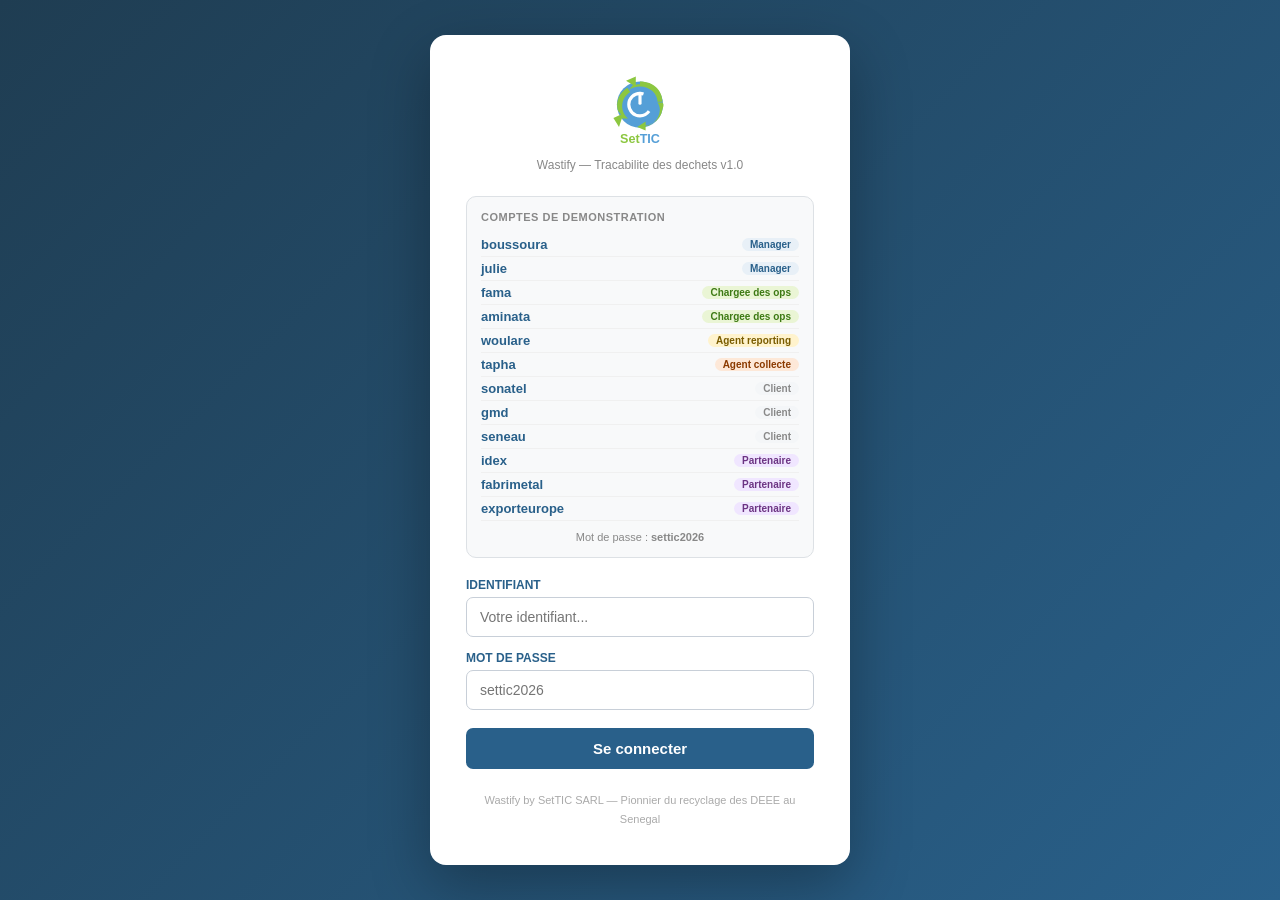
<file: decomposition.html>
<!DOCTYPE html>
<html lang="fr">
<head>
<meta charset="UTF-8">
<meta name="viewport" content="width=device-width, initial-scale=1.0">
<title>Wastify — Decomposition</title>
<style>
*, *::before, *::after { box-sizing: border-box; margin: 0; padding: 0; }
body { background: #f4f6f8; font-family: Arial, Helvetica, sans-serif; font-size: 14px; color: #404041; }

.topbar { background: #29608A; padding: 0 20px; height: 58px; display: flex; align-items: center; justify-content: space-between; border-bottom: 3px solid #8CC740; position: sticky; top: 0; z-index: 100; }
.topbar-brand { display: flex; align-items: center; gap: 12px; }
.topbar-title { color: white; font-size: 15px; font-weight: bold; }
.topbar-right { display: flex; align-items: center; gap: 12px; }
.user-pill { background: rgba(255,255,255,0.2); border-radius: 20px; padding: 4px 14px; font-size: 13px; color: white; }
.nav-link { color: rgba(255,255,255,0.75); font-size: 13px; text-decoration: none; padding: 4px 10px; border-radius: 4px; }
.nav-link:hover { background: rgba(255,255,255,0.15); color: white; }

.docbar { background: white; border-bottom: 1px solid #dde1e5; padding: 10px 24px; display: flex; align-items: center; justify-content: space-between; flex-wrap: wrap; gap: 10px; position: sticky; top: 61px; z-index: 99; }
.doc-main { font-size: 18px; font-weight: bold; color: #29608A; }
.doc-num { font-size: 18px; font-weight: bold; color: #559FD7; }
.doc-brouillon { background: #f4f6f8; border: 1px solid #dde1e5; border-radius: 20px; padding: 3px 12px; font-size: 12px; color: #888; font-style: italic; }
.doc-valide { background: #eaf5d5; border: 1px solid #8CC740; border-radius: 20px; padding: 3px 12px; font-size: 12px; color: #3d7a14; font-weight: bold; display: none; }
.steps { display: flex; }
.step { padding: 6px 18px; font-size: 13px; border: 1px solid #dde1e5; background: #f4f6f8; color: #888; }
.step:first-child { border-radius: 6px 0 0 6px; }
.step:last-child { border-radius: 0 6px 6px 0; }
.step.active { background: #29608A; color: white; border-color: #29608A; font-weight: bold; }
.step.done { background: #8CC740; color: white; border-color: #8CC740; }

.actbar { background: white; border-bottom: 1px solid #dde1e5; padding: 8px 24px; display: flex; gap: 8px; align-items: center; position: sticky; top: 115px; z-index: 98; box-shadow: 0 2px 6px rgba(0,0,0,0.06); }
.btn { padding: 7px 16px; border-radius: 6px; font-size: 13px; font-weight: bold; cursor: pointer; font-family: Arial, sans-serif; border: 1px solid #dde1e5; background: white; color: #404041; }
.btn:hover { opacity: 0.85; }
.btn-save { background: #29608A; color: white; border-color: #29608A; }
.btn-validate { background: #8CC740; color: white; border-color: #8CC740; }
.btn-cancel { background: white; color: #b03a2e; border-color: #b03a2e; }
.btn:disabled { opacity: 0.35; cursor: not-allowed; }
.sep { width: 1px; height: 22px; background: #dde1e5; margin: 0 4px; }

.body { padding: 20px 24px; max-width: 960px; margin: 0 auto; display: flex; flex-direction: column; gap: 16px; padding-bottom: 40px; }

.card { background: white; border-radius: 10px; border: 1px solid #dde1e5; overflow: hidden; }
.card-head { padding: 11px 18px; display: flex; align-items: center; gap: 10px; }
.card-head-blue { background: #29608A; }
.card-head-green { background: #3d7a14; }
.card-head-mid { background: #1a5276; }
.card-head-gray { background: #555; }
.card-head-title { font-size: 14px; font-weight: bold; color: white; }
.dot-g { width: 9px; height: 9px; border-radius: 50%; background: #8CC740; flex-shrink: 0; }
.dot-b { width: 9px; height: 9px; border-radius: 50%; background: #559FD7; flex-shrink: 0; }
.dot-w { width: 9px; height: 9px; border-radius: 50%; background: white; opacity: 0.7; flex-shrink: 0; }
.card-head-right { flex: 1; display: flex; justify-content: flex-end; align-items: center; gap: 8px; }
.card-body { padding: 18px; }

.g1 { display: grid; grid-template-columns: 1fr; gap: 14px; margin-bottom: 14px; }
.g2 { display: grid; grid-template-columns: 1fr 1fr; gap: 14px; margin-bottom: 14px; }
.g3 { display: grid; grid-template-columns: 1fr 1fr 1fr; gap: 14px; margin-bottom: 14px; }

.field { display: flex; flex-direction: column; gap: 5px; }
.field label { font-size: 11px; font-weight: bold; color: #29608A; text-transform: uppercase; letter-spacing: 0.5px; }
.field input, .field select { border: 1px solid #c8cfd8; border-radius: 6px; padding: 8px 11px; font-size: 14px; background: white; color: #404041; font-family: Arial, sans-serif; width: 100%; }
.field input:focus, .field select:focus { outline: none; border-color: #559FD7; box-shadow: 0 0 0 2px rgba(85,159,215,0.15); }
.field input[readonly] { background: #f4f6f8; color: #888; cursor: default; }

.sub-title { font-size: 12px; font-weight: bold; color: #29608A; text-transform: uppercase; letter-spacing: 0.5px; margin: 18px 0 12px; padding-bottom: 6px; border-bottom: 2px solid #8CC740; }

/* SUIVI ÉTAT BSD */
.bsd-etat-table { width: 100%; border-collapse: collapse; font-size: 13px; margin-bottom: 4px; }
.bsd-etat-table th { padding: 8px 12px; text-align: left; font-size: 11px; font-weight: bold; color: #29608A; border-bottom: 1px solid #dde1e5; background: #f4f6f8; text-transform: uppercase; }
.bsd-etat-table td { padding: 9px 12px; border-bottom: 1px solid #f4f6f8; }
.bsd-etat-table tr:last-child td { border-bottom: none; }
.prog-bar { height: 8px; background: #f4f6f8; border-radius: 4px; overflow: hidden; min-width: 80px; }
.prog-fill { height: 100%; border-radius: 4px; transition: width 0.3s; }
.badge-reste { display: inline-block; border-radius: 20px; padding: 2px 10px; font-size: 11px; font-weight: bold; }
.badge-complet { background: #eaf5d5; color: #3d7a14; border: 1px solid #8CC740; }
.badge-partiel { background: #fff3cd; color: #7a5c00; border: 1px solid #f0c040; }
.badge-vide { background: #fdf0ef; color: #b03a2e; border: 1px solid #e74c3c; }

/* SÉLECTION ÉQUIPEMENTS */
.equip-grid { display: grid; grid-template-columns: repeat(3, 1fr); gap: 10px; margin-bottom: 16px; }
.equip-card { border: 1px solid #c8cfd8; border-radius: 8px; padding: 12px 14px; cursor: pointer; transition: all 0.15s; user-select: none; position: relative; }
.equip-card:hover { border-color: #559FD7; background: #f0f7fd; }
.equip-card.selected { border-color: #29608A; background: #e8f0f7; }
.equip-card.complet { border-color: #8CC740; background: #f0f7ec; cursor: not-allowed; opacity: 0.7; }
.equip-card.complet:hover { background: #f0f7ec; border-color: #8CC740; }
.equip-name { font-size: 13px; font-weight: bold; color: #404041; margin-bottom: 4px; }
.equip-card.selected .equip-name { color: #29608A; }
.equip-info { font-size: 11px; color: #888; }
.equip-reste { font-size: 11px; font-weight: bold; }
.equip-reste.ok { color: #3d7a14; }
.equip-reste.warn { color: #7a5c00; }
.equip-reste.zero { color: #8CC740; }
.equip-check { position: absolute; top: 8px; right: 8px; width: 18px; height: 18px; border-radius: 50%; background: #29608A; color: white; display: none; align-items: center; justify-content: center; font-size: 11px; }
.equip-card.selected .equip-check { display: flex; }

/* SAISIE QUANTITÉ/POIDS ÉQUIPEMENT SÉLECTIONNÉ */
.equip-saisie { background: #e8f0f7; border: 1px solid #559FD7; border-radius: 8px; padding: 14px; margin-bottom: 16px; display: none; }
.equip-saisie.visible { display: block; }
.equip-saisie-title { font-size: 13px; font-weight: bold; color: #29608A; margin-bottom: 12px; }

/* MÉTRIQUES */
.metrics-row { display: grid; grid-template-columns: repeat(4, 1fr); gap: 12px; margin-bottom: 16px; }
.metric-card { background: #f4f6f8; border-radius: 8px; padding: 12px 16px; border: 1px solid #dde1e5; }
.metric-label { font-size: 11px; color: #888; text-transform: uppercase; letter-spacing: 0.3px; margin-bottom: 4px; }
.metric-value { font-size: 20px; font-weight: bold; color: #29608A; }
.metric-unit { font-size: 12px; color: #888; font-weight: normal; }
.metric-card.green { border-left: 3px solid #8CC740; }
.metric-card.blue { border-left: 3px solid #559FD7; }
.metric-card.orange { border-left: 3px solid #e67e22; }
.metric-card.red { border-left: 3px solid #e74c3c; }

/* ALERTE */
.alert-box { border-radius: 8px; padding: 10px 14px; font-size: 13px; display: none; align-items: center; gap: 10px; margin-bottom: 14px; }
.alert-box.visible { display: flex; }
.alert-warn { background: #fff3cd; border: 1px solid #f0c040; color: #7a5c00; }
.alert-ok { background: #d4edda; border: 1px solid #8CC740; color: #155724; }
.alert-error { background: #fdf0ef; border: 1px solid #e74c3c; color: #b03a2e; }

/* TABLE MATIÈRES */
table { width: 100%; border-collapse: collapse; font-size: 13px; }
thead tr { background: #f4f6f8; }
th { padding: 9px 10px; text-align: left; font-size: 11px; font-weight: bold; color: #29608A; border-bottom: 1px solid #dde1e5; white-space: nowrap; text-transform: uppercase; }
td { padding: 7px 8px; border-bottom: 1px solid #dde1e5; vertical-align: middle; }
td select, td input[type="text"], td input[type="number"] { border: 1px solid #c8cfd8; border-radius: 4px; padding: 5px 7px; font-size: 13px; background: white; color: #404041; width: 100%; font-family: Arial, sans-serif; }
.add-line-btn { display: inline-flex; align-items: center; gap: 6px; color: #559FD7; font-size: 13px; cursor: pointer; padding: 10px 0; background: none; border: none; font-family: Arial, sans-serif; }
.add-line-btn:hover { text-decoration: underline; }
.plus-c { width: 18px; height: 18px; border-radius: 50%; background: #559FD7; color: white; display: inline-flex; align-items: center; justify-content: center; font-size: 13px; line-height: 1; flex-shrink: 0; }
.poids-total { text-align: right; font-size: 14px; color: #888; padding: 10px 0; }
.poids-total strong { color: #29608A; font-size: 16px; }

/* JOURNAL */
.journal-section { padding: 18px; }
.journal-entry { display: flex; gap: 12px; margin-bottom: 14px; align-items: flex-start; }
.journal-avatar { width: 32px; height: 32px; border-radius: 50%; background: #29608A; color: white; display: flex; align-items: center; justify-content: center; font-size: 12px; font-weight: bold; flex-shrink: 0; }
.journal-avatar.system { background: #888; }
.journal-bubble { flex: 1; }
.journal-meta { font-size: 11px; color: #888; margin-bottom: 4px; }
.journal-meta strong { color: #404041; }
.journal-text { font-size: 13px; color: #404041; line-height: 1.5; background: #f4f6f8; border-radius: 6px; padding: 8px 12px; border-left: 3px solid #dde1e5; }
.journal-text.system { border-left-color: #559FD7; color: #888; font-style: italic; }
.journal-text.action { border-left-color: #8CC740; }
.jtype-btn { padding: 4px 12px; border-radius: 20px; font-size: 12px; cursor: pointer; border: 1px solid #dde1e5; background: white; color: #888; font-family: Arial, sans-serif; }
.jtype-btn.active { background: #29608A; color: white; border-color: #29608A; }
.journal-input-area { display: flex; gap: 10px; align-items: flex-start; margin-top: 16px; border-top: 1px solid #dde1e5; padding-top: 16px; }
.journal-input-wrap { flex: 1; }
.journal-type-btns { display: flex; gap: 6px; margin-bottom: 8px; }
.journal-input-wrap textarea { width: 100%; border: 1px solid #c8cfd8; border-radius: 6px; padding: 8px 11px; font-size: 13px; font-family: Arial, sans-serif; background: white; color: #404041; min-height: 60px; resize: vertical; }
.journal-send { display: flex; justify-content: flex-end; margin-top: 6px; }

/* PROGRESS BAR BILAN */
.bilan-bar-wrap { margin-bottom: 14px; }
.bilan-bar-label { display: flex; justify-content: space-between; font-size: 12px; color: #888; margin-bottom: 5px; }
.bilan-bar-track { height: 12px; background: #dde1e5; border-radius: 6px; overflow: hidden; }
.bilan-bar-fill { height: 100%; background: #8CC740; border-radius: 6px; transition: width 0.4s; }
.bilan-bar-fill.warn { background: #e67e22; }
.bilan-bar-fill.error { background: #e74c3c; }

@media (max-width: 650px) {
  .g2, .g3 { grid-template-columns: 1fr; }
  .equip-grid { grid-template-columns: 1fr 1fr; }
  .metrics-row { grid-template-columns: 1fr 1fr; }
  .steps { display: none; }
}
</style>

<script>
(function() {
  var role = localStorage.getItem('wastify_role') || '';
  var allowed = ['manager', 'ops', 'agent_reporting'];
  if (!role) { window.location.href = 'index.html'; return; }
  if (allowed.indexOf(role) === -1) {
    if (role === 'agent_collecte' || role === 'agent_reporting') window.location.href = 'dashboard_agent.html';
    else if (role === 'client' || role === 'partenaire') window.location.href = 'portail_client.html';
    else window.location.href = 'dashboard_ops.html';
  }
})();
</script>
</head>
<body>

<div class="topbar">
  <div class="topbar-brand">
    <svg width="44" height="44" viewBox="0 0 100 110" xmlns="http://www.w3.org/2000/svg">
      <circle cx="50" cy="48" r="33" fill="#559FD7"/>
      <path d="M50 15 C70 15 82 28 82 44 L75 44 C75 32 64 22 50 22 C44 22 38 24 34 27 L40 20 L30 14 L44 8 L44 20 C46 19 48 19 50 19 Z" fill="#8CC740"/>
      <path d="M18 55 C15 42 22 30 32 24 L36 30 C28 35 23 44 25 55 C26 60 29 65 33 68 L24 68 L20 80 L12 67 L23 62 C21 60 19 58 18 55 Z" fill="#8CC740"/>
      <path d="M82 55 C80 68 70 76 58 78 L58 85 L46 80 L58 72 L58 79 C68 77 76 70 78 59 C79 54 78 49 75 45 L82 45 C85 48 83 52 82 55 Z" fill="#8CC740"/>
      <circle cx="50" cy="48" r="16" fill="none" stroke="white" stroke-width="4.5" stroke-dasharray="70 30" stroke-dashoffset="-10"/>
      <line x1="50" y1="32" x2="50" y2="46" stroke="white" stroke-width="4.5" stroke-linecap="round"/>
      <text x="50" y="103" text-anchor="middle" font-family="Arial,sans-serif" font-size="18" font-weight="bold"><tspan fill="#8CC740">Set</tspan><tspan fill="#559FD7">TIC</tspan></text>
    </svg>
    <span class="topbar-title">Wastify</span>
  </div>
  <div class="topbar-right">
    <a href="bsd.html" class="nav-link">&#8592; BSD</a>
    <a href="bld.html" class="nav-link">BLD</a>
    <a href="dashboard_ops.html" class="nav-link">Dashboard</a>
    <div class="user-pill" id="user-pill">Ops</div>
  </div>
</div>

<div class="docbar">
  <div style="display:flex;align-items:center;gap:8px;">
    <div>
      <div style="font-size:11px;color:#888;margin-bottom:2px;">Rapport de D&eacute;composition</div>
      <div style="display:flex;align-items:center;gap:8px;">
        <span class="doc-main">D&Eacute;COMP</span>
        <span class="doc-num" id="doc-num" style="display:none"></span>
        <span class="doc-brouillon" id="badge-brouillon">brouillon</span>
        <span class="doc-valide" id="badge-valide">&#10003; confirm&eacute;</span>
      </div>
    </div>
  </div>
  <div class="steps">
    <div class="step active" id="s-brouillon">Brouillon</div>
    <div class="step" id="s-confirme">Confirm&eacute;</div>
    <div class="step" id="s-fait">Fait</div>
  </div>
</div>

<div class="actbar">
  <button class="btn btn-save" onclick="sauvegarder()">Sauvegarder</button>
  <button class="btn btn-cancel" onclick="annuler()">Annuler</button>
  <div class="sep"></div>
  <button class="btn btn-validate" id="btn-confirmer" onclick="confirmer()">Confirmer</button>
  <button class="btn" id="btn-fait" onclick="marquerFait()" disabled style="color:#1a5276;border-color:#1a5276;">Marquer Fait</button>
  <div class="sep"></div>
  <button class="btn" id="btn-generer-bld" onclick="genererBLD()" disabled style="color:#3d7a14;border-color:#8CC740;">G&eacute;n&eacute;rer BLD</button>
</div>

<div class="body">

  <!-- ÉTAPE 1 : SÉLECTION BSD -->
  <div class="card">
    <div class="card-head card-head-blue">
      <div class="dot-g"></div>
      <span class="card-head-title">&#160;Etape 1 — S&eacute;lection du BSD</span>
    </div>
    <div class="card-body">
      <div class="g3">
        <div class="field">
          <label>BSD associ&eacute; *</label>
          <select id="bsd-select" onchange="chargerBSD()">
            <option value="">— S&eacute;lectionner un BSD valid&eacute; —</option>
            <option value="b05000">DIA/BSD/2026/05000 — Orange Sénégal (27/03/2026)</option>
            <option value="b04999">DIA/BSD/2026/04999 — Transport I. Sakho (26/03/2026)</option>
            <option value="b04997">DIA/BSD/2026/04997 — Sonatel (24/03/2026)</option>
          </select>
        </div>
        <div class="field">
          <label>Num&eacute;ro de lot BSD</label>
          <input readonly id="num-lot-bsd" placeholder="Auto-rempli">
        </div>
        <div class="field">
          <label>Responsable</label>
          <select id="responsable">
            <option>Boussoura TALLA</option>
            <option>Fama</option>
            <option>Aminata</option>
          </select>
        </div>
      </div>
      <div class="g2">
        <div class="field">
          <label>Date de d&eacute;composition</label>
          <input type="date" id="date-decompo">
        </div>
        <div class="field">
          <label>Poids total BSD</label>
          <input readonly id="poids-bsd" placeholder="—">
        </div>
      </div>
    </div>
  </div>

  <!-- ÉTAT DU BSD -->
  <div class="card" id="card-etat" style="display:none;">
    <div class="card-head card-head-mid">
      <div class="dot-b"></div>
      <span class="card-head-title">&#160;Etat de d&eacute;composition du BSD</span>
      <div class="card-head-right">
        <span style="font-size:12px;color:rgba(255,255,255,0.8);" id="etat-resume">0 / 0 kg d&eacute;compos&eacute;s</span>
      </div>
    </div>
    <div class="card-body" style="padding:0;">
      <table class="bsd-etat-table">
        <thead>
          <tr>
            <th>Equipement</th>
            <th>Total BSD</th>
            <th>D&eacute;compos&eacute;</th>
            <th>Restant</th>
            <th>Progression</th>
            <th>Statut</th>
          </tr>
        </thead>
        <tbody id="etat-tbody"></tbody>
        <tfoot>
          <tr style="background:#f4f6f8;font-weight:bold;">
            <td style="padding:9px 12px;">TOTAL</td>
            <td style="padding:9px 12px;" id="etat-total-bsd">—</td>
            <td style="padding:9px 12px;" id="etat-total-decomp">0 kg</td>
            <td style="padding:9px 12px;" id="etat-total-reste">—</td>
            <td style="padding:9px 12px;" colspan="2">
              <div class="bilan-bar-wrap" style="margin:0;">
                <div class="bilan-bar-track">
                  <div class="bilan-bar-fill" id="bilan-bar" style="width:0%"></div>
                </div>
              </div>
            </td>
          </tr>
        </tfoot>
      </table>
    </div>
  </div>

  <!-- ÉTAPE 2 : SÉLECTION ÉQUIPEMENTS À DÉCOMPOSER -->
  <div class="card" id="card-selection" style="display:none;">
    <div class="card-head card-head-green">
      <div class="dot-b"></div>
      <span class="card-head-title">&#160;Etape 2 — Equipements &agrave; d&eacute;composer cette session</span>
    </div>
    <div class="card-body">
      <p style="font-size:13px;color:#888;margin-bottom:14px;">S&eacute;lectionnez l&apos;&eacute;quipement que vous souhaitez d&eacute;composer. Les &eacute;quipements d&eacute;j&agrave; trait&eacute;s sont gris&eacute;s.</p>

      <div class="equip-grid" id="equip-grid"></div>

      <!-- SAISIE QUANTITÉ/POIDS POUR L'ÉQUIPEMENT SÉLECTIONNÉ -->
      <div class="equip-saisie" id="equip-saisie">
        <div class="equip-saisie-title" id="equip-saisie-title">Ordinateurs — Saisir la quantit&eacute; &agrave; d&eacute;composer</div>
        <div class="g3">
          <div class="field">
            <label>Quantit&eacute; &agrave; d&eacute;composer *</label>
            <input type="number" id="equip-qte" min="1" placeholder="0" onchange="verifierQte()">
            <span style="font-size:11px;color:#888;margin-top:3px;" id="equip-qte-max"></span>
          </div>
          <div class="field">
            <label>Poids total &agrave; d&eacute;composer (kg) *</label>
            <input type="number" id="equip-poids" step="0.01" min="0.01" placeholder="0,00" onchange="updateMetrics()">
            <span style="font-size:11px;color:#888;margin-top:3px;" id="equip-poids-info"></span>
          </div>
          <div class="field">
            <label>Num&eacute;ro de lot d&eacute;composition</label>
            <input readonly id="equip-lot" placeholder="Auto-g&eacute;n&eacute;r&eacute;">
          </div>
        </div>
      </div>

    </div>
  </div>

  <!-- ÉTAPE 3 : MATIÈRES ISSUES DU TRI -->
  <div class="card" id="card-matieres" style="display:none;">
    <div class="card-head card-head-blue">
      <div class="dot-g"></div>
      <span class="card-head-title" id="matieres-title">&#160;Etape 3 — Mati&egrave;res issues du tri</span>
      <div class="card-head-right">
        <span style="font-size:12px;color:rgba(255,255,255,0.8);" id="matieres-equip-info"></span>
      </div>
    </div>
    <div class="card-body">

      <!-- MÉTRIQUES -->
      <div class="metrics-row">
        <div class="metric-card blue">
          <div class="metric-label">Poids &agrave; d&eacute;composer</div>
          <div class="metric-value" id="m-entree">0,00 <span class="metric-unit">kg</span></div>
        </div>
        <div class="metric-card green">
          <div class="metric-label">Total mati&egrave;res</div>
          <div class="metric-value" id="m-sortie">0,00 <span class="metric-unit">kg</span></div>
        </div>
        <div class="metric-card orange">
          <div class="metric-label">Ecart</div>
          <div class="metric-value" id="m-ecart">0,00 <span class="metric-unit">kg</span></div>
        </div>
        <div class="metric-card green">
          <div class="metric-label">Taux valorisation</div>
          <div class="metric-value" id="m-taux">0 <span class="metric-unit">%</span></div>
        </div>
      </div>

      <!-- ALERTE ÉQUILIBRE -->
      <div class="alert-box alert-warn" id="alert-desequilibre">
        <span style="font-size:18px;">&#9888;</span>
        <span id="alert-desequilibre-text">La somme des mati&egrave;res ne correspond pas au poids d&eacute;compos&eacute;.</span>
      </div>
      <div class="alert-box alert-ok" id="alert-equilibre">
        <span style="font-size:18px;">&#10003;</span>
        <span>Bilan &eacute;quilibr&eacute; — les poids sont coh&eacute;rents.</span>
      </div>

      <!-- TABLE MATIÈRES -->
      <table>
        <thead>
          <tr>
            <th style="width:28%">Mati&egrave;re / Sous-produit</th>
            <th style="width:16%">Cat&eacute;gorie</th>
            <th style="width:14%">Poids (kg)</th>
            <th style="width:10%">Unit&eacute;</th>
            <th style="width:18%">Destination</th>
            <th style="width:10%">Valorisable</th>
            <th style="width:4%"></th>
          </tr>
        </thead>
        <tbody id="matieres-tbody"></tbody>
      </table>
      <button class="add-line-btn" onclick="ajouterMatiere()">
        <span class="plus-c">+</span> Ajouter une mati&egrave;re
      </button>
      <div class="poids-total">Total mati&egrave;res : <strong id="total-matieres">0,00 kg</strong></div>

      <!-- RÉSIDUS -->
      <div class="sub-title">R&eacute;sidus non valorisables</div>
      <div class="g2">
        <div class="field">
          <label>Poids r&eacute;sidus (kg)</label>
          <input type="number" id="poids-residus" step="0.01" min="0" placeholder="0,00" onchange="updateMetrics()">
        </div>
        <div class="field">
          <label>Description</label>
          <input type="text" placeholder="Ex: poussi&egrave;re, huiles...">
        </div>
      </div>

      <!-- BOUTON VALIDER CETTE SESSION -->
      <div style="margin-top:16px;display:flex;justify-content:flex-end;">
        <button class="btn btn-validate" onclick="validerSession()">&#10003; Valider cette d&eacute;composition</button>
      </div>

    </div>
  </div>

  <!-- JOURNAL INTERNE -->
  <div class="card">
    <div class="card-head card-head-gray">
      <div class="dot-w"></div>
      <span class="card-head-title">Journal interne</span>
      <div class="card-head-right">
        <span style="font-size:11px;color:rgba(255,255,255,0.7);">Non imprim&eacute; &mdash; Confidentiel</span>
      </div>
    </div>
    <div class="journal-section">
      <div id="journal-entries">
        <div class="journal-entry">
          <div class="journal-avatar system">&#9881;</div>
          <div class="journal-bubble">
            <div class="journal-meta"><strong>Syst&egrave;me</strong> &mdash; <span id="creation-date"></span></div>
            <div class="journal-text system">Rapport de d&eacute;composition cr&eacute;&eacute;</div>
          </div>
        </div>
      </div>
      <div class="journal-input-area">
        <div class="journal-avatar" id="journal-avatar">BT</div>
        <div class="journal-input-wrap">
          <div class="journal-type-btns">
            <button class="jtype-btn active" onclick="setJType('note',this)">Note interne</button>
            <button class="jtype-btn" onclick="setJType('message',this)">Message</button>
          </div>
          <textarea id="journal-input" placeholder="Ajouter une note..."></textarea>
          <div class="journal-send">
            <button class="btn btn-save" style="font-size:13px;" onclick="envoyerJournal()">Envoyer</button>
          </div>
        </div>
      </div>
    </div>
  </div>

</div>

<script>
// ============================================================
// DONNÉES BSD FICTIVES
// ============================================================
var BSD_DATA = {
  b05000: {
    ref: 'DIA/BSD/2026/05000',
    client: 'Orange Sénégal',
    lot: 'N\u00b0/27/03/2026/BSD/05000',
    date: '27/03/2026',
    poidsTotal: 195.0,
    equipements: [
      { id:'e1', nom:'Ordinateurs', qte: 10, poids: 120.0, decompose: 0, poidsDecompose: 0 },
      { id:'e2', nom:'Imprimantes', qte: 5,  poids: 45.0,  decompose: 0, poidsDecompose: 0 },
      { id:'e3', nom:'T\u00e9l\u00e9phones', qte: 20, poids: 30.0, decompose: 0, poidsDecompose: 0 }
    ]
  },
  b04999: {
    ref: 'DIA/BSD/2026/04999',
    client: 'Transport I. Sakho',
    lot: 'N\u00b0/26/03/2026/BSD/04999',
    date: '26/03/2026',
    poidsTotal: 120.0,
    equipements: [
      { id:'e1', nom:'D\u00e9chets m\u00e9nagers mixtes', qte: 1, poids: 120.0, decompose: 0, poidsDecompose: 0 }
    ]
  },
  b04997: {
    ref: 'DIA/BSD/2026/04997',
    client: 'Sonatel',
    lot: 'N\u00b0/24/03/2026/BSD/04997',
    date: '24/03/2026',
    poidsTotal: 210.0,
    equipements: [
      { id:'e1', nom:'Unit\u00e9s centrales', qte: 15, poids: 120.0, decompose: 0, poidsDecompose: 0 },
      { id:'e2', nom:'Ecrans', qte: 10,  poids: 60.0,  decompose: 0, poidsDecompose: 0 },
      { id:'e3', nom:'Claviers/Souris', qte: 20, poids: 30.0, decompose: 0, poidsDecompose: 0 }
    ]
  }
};

var matieresList = ['Papier / Carton','Plastique','M\u00e9taux ferreux','M\u00e9taux non-ferreux','Cuivre','Aluminium','Verre','Huiles','C\u00e2bles \u00e9lectriques','Circuits imprim\u00e9s','Batteries','Plastique dur'];
var categories = ['M\u00e9taux','Plastiques','Papier/Carton','Verre','Electronique','Organique','R\u00e9sidus'];
var destinations = ['DIA/Stock','Recyclage partenaire','BLD \u00e0 cr\u00e9er','Mise en d\u00e9charge'];
var unites = ['kg','tonne','unit\u00e9'];

var bsdCourant = null;
var equipSelectionne = null;
var jType = 'note';
var numDecomp = null;
var sessionCount = 0;

// ============================================================
// INIT
// ============================================================
window.onload = function() {
  var now = new Date();
  var pad = function(n){return String(n).padStart(2,'0');};
  document.getElementById('date-decompo').value = now.getFullYear()+'-'+pad(now.getMonth()+1)+'-'+pad(now.getDate());
  document.getElementById('creation-date').textContent = formatDate(now);
  var user = localStorage.getItem('wastify_user') || 'Boussoura TALLA';
  document.getElementById('user-pill').textContent = user.split(' ')[0];
  var initiales = user.split(' ').map(function(w){return w[0];}).join('').substring(0,2).toUpperCase();
  document.getElementById('journal-avatar').textContent = initiales;
};

// ============================================================
// CHARGER BSD
// ============================================================
function chargerBSD() {
  var v = document.getElementById('bsd-select').value;
  if (!v) {
    document.getElementById('card-etat').style.display = 'none';
    document.getElementById('card-selection').style.display = 'none';
    document.getElementById('card-matieres').style.display = 'none';
    bsdCourant = null;
    return;
  }
  bsdCourant = JSON.parse(JSON.stringify(BSD_DATA[v])); // deep copy
  document.getElementById('num-lot-bsd').value = bsdCourant.lot;
  document.getElementById('poids-bsd').value = bsdCourant.poidsTotal.toFixed(2) + ' kg';

  renderEtatBSD();
  renderEquipements();

  document.getElementById('card-etat').style.display = 'block';
  document.getElementById('card-selection').style.display = 'block';
  document.getElementById('card-matieres').style.display = 'none';

  ajouterJournalAuto('BSD s\u00e9lectionn\u00e9 : ' + bsdCourant.ref + ' \u2014 ' + bsdCourant.client);
}

// ============================================================
// ÉTAT DU BSD
// ============================================================
function renderEtatBSD() {
  if (!bsdCourant) return;
  var tbody = document.getElementById('etat-tbody');
  var totalDecomp = 0;
  var totalBSD = bsdCourant.poidsTotal;

  tbody.innerHTML = bsdCourant.equipements.map(function(e) {
    var pct = e.poids > 0 ? Math.round((e.poidsDecompose / e.poids) * 100) : 0;
    var restePoids = e.poids - e.poidsDecompose;
    var resteQte = e.qte - e.decompose;
    totalDecomp += e.poidsDecompose;

    var statut, badgeClass;
    if (resteQte === 0) { statut = 'Termin\u00e9'; badgeClass = 'badge-complet'; }
    else if (e.decompose > 0) { statut = resteQte + ' restant(s)'; badgeClass = 'badge-partiel'; }
    else { statut = 'Non trait\u00e9'; badgeClass = 'badge-vide'; }

    var barColor = pct === 100 ? '#8CC740' : (pct > 0 ? '#559FD7' : '#dde1e5');

    return '<tr>' +
      '<td style="font-weight:bold;">' + e.nom + '</td>' +
      '<td>' + e.qte + ' u. / ' + e.poids.toFixed(1) + ' kg</td>' +
      '<td>' + e.decompose + ' u. / ' + e.poidsDecompose.toFixed(1) + ' kg</td>' +
      '<td>' + resteQte + ' u. / ' + restePoids.toFixed(1) + ' kg</td>' +
      '<td><div class="prog-bar"><div class="prog-fill" style="width:'+pct+'%;background:'+barColor+';"></div></div> <span style="font-size:11px;color:#888;">'+pct+'%</span></td>' +
      '<td><span class="badge-reste '+badgeClass+'">' + statut + '</span></td>' +
      '</tr>';
  }).join('');

  var pct = totalBSD > 0 ? Math.min(100, Math.round((totalDecomp / totalBSD) * 100)) : 0;
  document.getElementById('etat-total-bsd').textContent = totalBSD.toFixed(1) + ' kg';
  document.getElementById('etat-total-decomp').textContent = totalDecomp.toFixed(1) + ' kg';
  document.getElementById('etat-total-reste').textContent = (totalBSD - totalDecomp).toFixed(1) + ' kg';
  document.getElementById('etat-resume').textContent = totalDecomp.toFixed(1) + ' / ' + totalBSD.toFixed(1) + ' kg d\u00e9compos\u00e9s';

  var bar = document.getElementById('bilan-bar');
  bar.style.width = pct + '%';
  bar.className = 'bilan-bar-fill' + (pct > 100 ? ' error' : (pct >= 80 ? '' : ''));
}

// ============================================================
// ÉQUIPEMENTS À SÉLECTIONNER
// ============================================================
function renderEquipements() {
  if (!bsdCourant) return;
  var grid = document.getElementById('equip-grid');
  grid.innerHTML = bsdCourant.equipements.map(function(e) {
    var resteQte = e.qte - e.decompose;
    var estComplet = resteQte === 0;
    var classes = 'equip-card' + (estComplet ? ' complet' : '');
    var resteClass = estComplet ? 'zero' : (resteQte < e.qte ? 'warn' : 'ok');
    var resteLabel = estComplet ? '&#10003; Tout d\u00e9compos\u00e9' : (resteQte + ' / ' + e.qte + ' restant(s)');

    return '<div class="' + classes + '" id="equip-' + e.id + '" onclick="' + (estComplet ? '' : 'selectionnerEquip(\''+e.id+'\')') + '">' +
      '<div class="equip-check">&#10003;</div>' +
      '<div class="equip-name">' + e.nom + '</div>' +
      '<div class="equip-info">' + e.qte + ' unit\u00e9s \u2014 ' + e.poids.toFixed(1) + ' kg total</div>' +
      '<div class="equip-reste ' + resteClass + '">' + resteLabel + '</div>' +
      '</div>';
  }).join('');
}

function selectionnerEquip(id) {
  if (!bsdCourant) return;
  var equip = bsdCourant.equipements.find(function(e){ return e.id === id; });
  if (!equip) return;

  var resteQte = equip.qte - equip.decompose;
  if (resteQte === 0) return;

  // Désélectionner les autres
  document.querySelectorAll('.equip-card').forEach(function(c){ c.classList.remove('selected'); });
  document.getElementById('equip-' + id).classList.add('selected');

  equipSelectionne = equip;

  // Afficher zone saisie
  var saisie = document.getElementById('equip-saisie');
  document.getElementById('equip-saisie-title').textContent = equip.nom + ' \u2014 Saisir la quantit\u00e9 \u00e0 d\u00e9composer';
  document.getElementById('equip-qte').value = '';
  document.getElementById('equip-qte').max = resteQte;
  document.getElementById('equip-qte-max').textContent = 'Maximum : ' + resteQte + ' unit\u00e9(s) restante(s)';
  document.getElementById('equip-poids').value = '';
  var poidsRestant = equip.poids - equip.poidsDecompose;
  document.getElementById('equip-poids-info').textContent = 'Poids restant : ' + poidsRestant.toFixed(1) + ' kg';

  var now = new Date();
  var pad = function(n){return String(n).padStart(2,'0');};
  sessionCount++;
  document.getElementById('equip-lot').value = 'N\u00b0/' + pad(now.getDate()) + '/' + pad(now.getMonth()+1) + '/' + now.getFullYear() + '/DECOMP/' + String(sessionCount).padStart(3,'0');

  saisie.classList.add('visible');

  // Afficher section matières
  document.getElementById('card-matieres').style.display = 'block';
  document.getElementById('matieres-title').textContent = 'Etape 3 \u2014 Mati\u00e8res issues de : ' + equip.nom;
  document.getElementById('matieres-equip-info').textContent = equip.nom;
  document.getElementById('matieres-tbody').innerHTML = '';
  document.getElementById('m-entree').innerHTML = '0,00 <span class="metric-unit">kg</span>';
  document.getElementById('total-matieres').textContent = '0,00 kg';
  document.getElementById('poids-residus').value = '';
  document.getElementById('alert-desequilibre').classList.remove('visible');
  document.getElementById('alert-equilibre').classList.remove('visible');
  updateMetrics();

  document.getElementById('card-matieres').scrollIntoView({behavior:'smooth', block:'start'});
}

function verifierQte() {
  if (!equipSelectionne) return;
  var qte = parseInt(document.getElementById('equip-qte').value) || 0;
  var resteQte = equipSelectionne.qte - equipSelectionne.decompose;
  if (qte > resteQte) {
    document.getElementById('equip-qte').value = resteQte;
    alert('Maximum ' + resteQte + ' unit\u00e9(s) pour cet \u00e9quipement.');
  }
  if (qte > 0) {
    var poidsEstime = ((equipSelectionne.poids - equipSelectionne.poidsDecompose) / (resteQte)) * qte;
    document.getElementById('equip-poids').placeholder = poidsEstime.toFixed(1) + ' kg (estim\u00e9)';
  }
}

// ============================================================
// MATIÈRES
// ============================================================
function ajouterMatiere() {
  var tbody = document.getElementById('matieres-tbody');
  var tr = document.createElement('tr');
  var mO = matieresList.map(function(m){return '<option>'+m+'</option>';}).join('');
  var catO = categories.map(function(c){return '<option>'+c+'</option>';}).join('');
  var destO = destinations.map(function(d){return '<option>'+d+'</option>';}).join('');
  var uO = unites.map(function(u){return '<option>'+u+'</option>';}).join('');
  tr.innerHTML =
    '<td><select>'+mO+'</select></td>' +
    '<td><select>'+catO+'</select></td>' +
    '<td><input type="number" step="0.01" min="0" placeholder="0,00" class="p-inp" onchange="updateMetrics()"></td>' +
    '<td><select>'+uO+'</select></td>' +
    '<td><select>'+destO+'</select></td>' +
    '<td style="text-align:center"><input type="checkbox" checked title="Valorisable"></td>' +
    '<td><button onclick="this.closest(\'tr\').remove();updateMetrics();" style="background:none;border:none;color:#b03a2e;cursor:pointer;font-size:15px;">&#215;</button></td>';
  tbody.appendChild(tr);
}

function updateMetrics() {
  var poidsEntree = parseFloat(document.getElementById('equip-poids').value) || 0;
  var residus = parseFloat(document.getElementById('poids-residus').value) || 0;
  var totalMatieres = 0;
  document.querySelectorAll('.p-inp').forEach(function(i){ totalMatieres += parseFloat(i.value) || 0; });
  var totalAvecResidus = totalMatieres + residus;
  var ecart = Math.abs(poidsEntree - totalAvecResidus);
  var taux = poidsEntree > 0 ? Math.round((totalMatieres / poidsEntree) * 100) : 0;

  document.getElementById('m-entree').innerHTML = poidsEntree.toFixed(2) + ' <span class="metric-unit">kg</span>';
  document.getElementById('m-sortie').innerHTML = totalMatieres.toFixed(2) + ' <span class="metric-unit">kg</span>';
  document.getElementById('m-ecart').innerHTML = ecart.toFixed(2) + ' <span class="metric-unit">kg</span>';
  document.getElementById('m-taux').innerHTML = taux + ' <span class="metric-unit">%</span>';
  document.getElementById('total-matieres').textContent = totalMatieres.toFixed(2) + ' kg';

  var tolerance = poidsEntree * 0.02; // 2% de tolérance
  if (poidsEntree > 0 && totalAvecResidus > 0) {
    if (ecart <= tolerance) {
      document.getElementById('alert-desequilibre').classList.remove('visible');
      document.getElementById('alert-equilibre').classList.add('visible');
      document.getElementById('m-ecart').style.color = '#3d7a14';
    } else {
      document.getElementById('alert-desequilibre').classList.add('visible');
      document.getElementById('alert-equilibre').classList.remove('visible');
      document.getElementById('alert-desequilibre-text').textContent =
        'Ec\u00e0rt de ' + ecart.toFixed(2) + ' kg entre le poids entr\u00e9 (' + poidsEntree.toFixed(2) + ' kg) et les mati\u00e8res (' + totalAvecResidus.toFixed(2) + ' kg). V\u00e9rifiez les pes\u00e9es.';
      document.getElementById('m-ecart').style.color = '#b03a2e';
    }
  } else {
    document.getElementById('alert-desequilibre').classList.remove('visible');
    document.getElementById('alert-equilibre').classList.remove('visible');
  }
}

// ============================================================
// VALIDER SESSION
// ============================================================
function validerSession() {
  if (!equipSelectionne) { alert('S\u00e9lectionnez un \u00e9quipement.'); return; }
  var qte = parseInt(document.getElementById('equip-qte').value) || 0;
  var poids = parseFloat(document.getElementById('equip-poids').value) || 0;
  if (qte === 0) { alert('Saisissez la quantit\u00e9 \u00e0 d\u00e9composer.'); return; }
  if (poids === 0) { alert('Saisissez le poids \u00e0 d\u00e9composer.'); return; }

  var totalMatieres = 0;
  document.querySelectorAll('.p-inp').forEach(function(i){ totalMatieres += parseFloat(i.value) || 0; });
  var residus = parseFloat(document.getElementById('poids-residus').value) || 0;
  if (totalMatieres + residus === 0) { alert('Saisissez au moins une mati\u00e8re issue du tri.'); return; }

  var ecart = Math.abs(poids - (totalMatieres + residus));
  var tolerance = poids * 0.02;
  if (ecart > tolerance) {
    var conf = confirm('Attention : \u00e9cart de ' + ecart.toFixed(2) + ' kg entre le poids d\u00e9compos\u00e9 et les mati\u00e8res. Confirmer quand m\u00eame ?');
    if (!conf) return;
  }

  // Mettre à jour les compteurs de l'équipement
  equipSelectionne.decompose += qte;
  equipSelectionne.poidsDecompose += poids;

  // Rafraîchir l'état et les équipements
  renderEtatBSD();
  renderEquipements();

  // Cacher la zone saisie et matières
  document.getElementById('equip-saisie').classList.remove('visible');
  document.querySelectorAll('.equip-card').forEach(function(c){ c.classList.remove('selected'); });
  document.getElementById('card-matieres').style.display = 'none';
  equipSelectionne = null;

  ajouterJournalAuto('Session d\u00e9composition valid\u00e9e : ' + qte + ' ' + equipSelectionne_nom + ' \u2014 ' + poids.toFixed(1) + ' kg \u2014 ' + (totalMatieres + residus).toFixed(1) + ' kg de mati\u00e8res');

  // Vérifier si tout est décomposé
  var toutDecompose = bsdCourant.equipements.every(function(e){ return e.decompose >= e.qte; });
  if (toutDecompose) {
    alert('Tous les \u00e9quipements ont \u00e9t\u00e9 d\u00e9compos\u00e9s ! Vous pouvez confirmer la d\u00e9composition et g\u00e9n\u00e9rer le BLD.');
    document.getElementById('btn-generer-bld').disabled = false;
  }

  document.getElementById('card-etat').scrollIntoView({behavior:'smooth', block:'start'});
}

var equipSelectionne_nom = '';
var _origSelect = selectionnerEquip;
selectionnerEquip = function(id) {
  var equip = bsdCourant && bsdCourant.equipements.find(function(e){ return e.id === id; });
  if (equip) equipSelectionne_nom = equip.nom;
  _origSelect(id);
};

// ============================================================
// ACTIONS
// ============================================================
function confirmer() {
  if (!bsdCourant) { alert('S\u00e9lectionnez un BSD.'); return; }
  var now = new Date();
  numDecomp = 'DIA/DECOMP/' + now.getFullYear() + '/' + String(Math.floor(Math.random()*9000)+1000);
  document.getElementById('doc-num').textContent = numDecomp;
  document.getElementById('doc-num').style.display = 'inline';
  document.getElementById('badge-brouillon').style.display = 'none';
  document.getElementById('badge-valide').style.display = 'inline-block';
  document.getElementById('s-brouillon').className = 'step done';
  document.getElementById('s-confirme').className = 'step active';
  document.getElementById('btn-confirmer').disabled = true;
  document.getElementById('btn-confirmer').textContent = 'Confirm\u00e9';
  document.getElementById('btn-fait').disabled = false;
  document.getElementById('btn-generer-bld').disabled = false;
  ajouterJournalAuto('D\u00e9composition confirm\u00e9e \u2014 R\u00e9f\u00e9rence : ' + numDecomp);
  alert('D\u00e9composition confirm\u00e9e ! R\u00e9f\u00e9rence : ' + numDecomp);
}

function marquerFait() {
  document.getElementById('s-confirme').className = 'step done';
  document.getElementById('s-fait').className = 'step active';
  document.getElementById('badge-valide').textContent = '\u2713 fait';
  document.getElementById('btn-fait').disabled = true;
  ajouterJournalAuto('D\u00e9composition marqu\u00e9e Fait');
  alert('D\u00e9composition marqu\u00e9e comme Fait.');
}

function genererBLD() {
  var now = new Date();
  var numBLD = 'DIA/BLD/' + now.getFullYear() + '/0' + (2000 + Math.floor(Math.random()*100));
  ajouterJournalAuto('BLD g\u00e9n\u00e9r\u00e9 depuis cette d\u00e9composition : ' + numBLD);
  alert('BLD ' + numBLD + ' g\u00e9n\u00e9r\u00e9 ! Ouverture du formulaire BLD...');
  window.location.href = 'bld.html';
}

function sauvegarder() { ajouterJournalAuto('Sauvegarde brouillon'); alert('Sauvegard\u00e9 en brouillon.'); }
function annuler() { ajouterJournalAuto('Modifications annul\u00e9es'); alert('Modifications annul\u00e9es.'); }

// ============================================================
// JOURNAL
// ============================================================
function setJType(t, btn) {
  jType = t;
  document.querySelectorAll('.jtype-btn').forEach(function(b){ b.classList.remove('active'); });
  btn.classList.add('active');
}

function formatDate(d) {
  var pad = function(n){return String(n).padStart(2,'0');};
  return pad(d.getDate())+'/'+pad(d.getMonth()+1)+'/'+d.getFullYear()+' \u00e0 '+pad(d.getHours())+'h'+pad(d.getMinutes());
}

function ajouterJournalAuto(texte) {
  var entries = document.getElementById('journal-entries');
  var div = document.createElement('div');
  div.className = 'journal-entry';
  div.innerHTML = '<div class="journal-avatar system">&#9881;</div>' +
    '<div class="journal-bubble"><div class="journal-meta"><strong>Syst\u00e8me</strong> &mdash; ' + formatDate(new Date()) + '</div>' +
    '<div class="journal-text system">' + texte + '</div></div>';
  entries.appendChild(div);
}

function envoyerJournal() {
  var texte = document.getElementById('journal-input').value.trim();
  if (!texte) return;
  var user = localStorage.getItem('wastify_user') || 'Boussoura TALLA';
  var initiales = user.split(' ').map(function(w){return w[0];}).join('').substring(0,2).toUpperCase();
  var entries = document.getElementById('journal-entries');
  var div = document.createElement('div');
  div.className = 'journal-entry';
  div.innerHTML = '<div class="journal-avatar">' + initiales + '</div>' +
    '<div class="journal-bubble"><div class="journal-meta"><strong>' + user + '</strong> &mdash; ' + formatDate(new Date()) +
    ' &mdash; <span style="color:#29608A;font-style:italic;">' + (jType==='note'?'Note interne':'Message') + '</span></div>' +
    '<div class="journal-text' + (jType==='message'?' action':'') + '">' + texte + '</div></div>';
  entries.appendChild(div);
  document.getElementById('journal-input').value = '';
  div.scrollIntoView({behavior:'smooth', block:'nearest'});
}
</script>
</body>
</html>
</file>
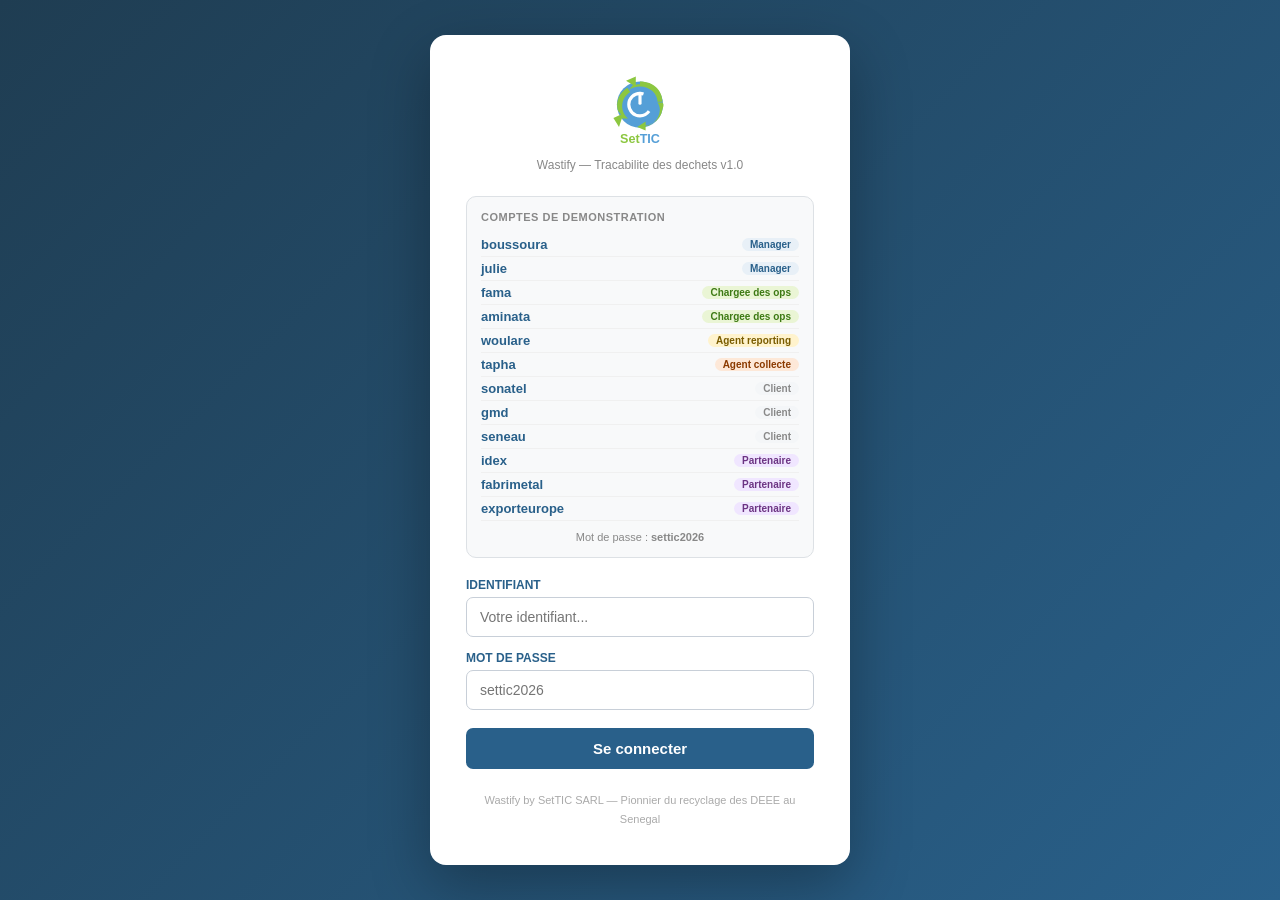
<file: planning.html>
<!DOCTYPE html>
<html lang="fr">
<head>
<meta charset="UTF-8">
<meta name="viewport" content="width=device-width, initial-scale=1.0">
<title>Wastify — Planning Opérations</title>
<style>
*, *::before, *::after { box-sizing: border-box; margin: 0; padding: 0; }
body { background: #f4f6f8; font-family: Arial, Helvetica, sans-serif; font-size: 14px; color: #404041; }
.topbar { background: #29608A; padding: 0 20px; height: 58px; display: flex; align-items: center; justify-content: space-between; border-bottom: 3px solid #8CC740; position: sticky; top: 0; z-index: 100; }
.topbar-brand { display: flex; align-items: center; gap: 12px; }
.topbar-title { color: white; font-size: 15px; font-weight: bold; }
.topbar-right { display: flex; align-items: center; gap: 12px; }
.user-pill { background: rgba(255,255,255,0.2); border-radius: 20px; padding: 4px 14px; font-size: 13px; color: white; }
.nav-link { color: rgba(255,255,255,0.75); font-size: 13px; text-decoration: none; padding: 4px 10px; border-radius: 4px; }
.nav-link:hover { background: rgba(255,255,255,0.15); color: white; }

.page-bar { background: white; border-bottom: 1px solid #dde1e5; padding: 10px 20px; display: flex; align-items: center; justify-content: space-between; flex-wrap: wrap; gap: 10px; position: sticky; top: 61px; z-index: 99; }
.page-title { font-size: 17px; font-weight: bold; color: #29608A; }
.btn { padding: 7px 14px; border-radius: 6px; font-size: 13px; font-weight: bold; cursor: pointer; font-family: Arial, sans-serif; border: 1px solid #dde1e5; background: white; color: #404041; }
.btn:hover { opacity: 0.85; }
.btn-primary { background: #29608A; color: white; border-color: #29608A; }
.btn-green { background: #8CC740; color: white; border-color: #8CC740; }
.btn-active { background: #f0f7fd; color: #29608A; border-color: #559FD7; font-weight: bold; }

.layout { display: flex; gap: 0; min-height: calc(100vh - 120px); }

/* SIDEBAR PLANNING */
.plan-sidebar { width: 260px; flex-shrink: 0; background: white; border-right: 1px solid #dde1e5; padding: 16px; display: flex; flex-direction: column; gap: 16px; }

.mini-cal { }
.mini-cal-head { display: flex; align-items: center; justify-content: space-between; margin-bottom: 10px; }
.mini-cal-title { font-size: 13px; font-weight: bold; color: #29608A; }
.mini-cal-nav { cursor: pointer; color: #888; font-size: 16px; padding: 2px 6px; border-radius: 4px; }
.mini-cal-nav:hover { background: #f4f6f8; }
.mini-cal-grid { display: grid; grid-template-columns: repeat(7,1fr); gap: 2px; }
.mini-cal-dow { font-size: 10px; color: #888; text-align: center; padding: 2px 0; font-weight: bold; }
.mini-cal-day { font-size: 12px; text-align: center; padding: 4px 2px; border-radius: 4px; cursor: pointer; }
.mini-cal-day:hover { background: #f0f7fd; }
.mini-cal-day.today { background: #29608A; color: white; font-weight: bold; border-radius: 50%; }
.mini-cal-day.has-event { font-weight: bold; color: #8CC740; }
.mini-cal-day.selected { background: #e8f0f7; color: #29608A; }
.mini-cal-day.other-month { color: #ccc; }

.sidebar-filters { }
.sf-title { font-size: 11px; font-weight: bold; color: #29608A; text-transform: uppercase; letter-spacing: 0.5px; margin-bottom: 10px; }
.sf-item { display: flex; align-items: center; gap: 8px; padding: 6px 0; cursor: pointer; user-select: none; }
.sf-item label { font-size: 13px; color: #404041; cursor: pointer; flex: 1; }
.sf-item input[type=checkbox] { width: 15px; height: 15px; cursor: pointer; }
.sf-dot { width: 10px; height: 10px; border-radius: 2px; flex-shrink: 0; }

.sf-agents { }
.agent-filter-item { display: flex; align-items: center; gap: 8px; padding: 5px 0; cursor: pointer; }
.agent-filter-item label { font-size: 12px; color: #404041; cursor: pointer; flex: 1; }
.agent-avatar-sm { width: 24px; height: 24px; border-radius: 50%; color: white; display: flex; align-items: center; justify-content: center; font-size: 10px; font-weight: bold; flex-shrink: 0; }

/* MAIN CALENDRIER */
.plan-main { flex: 1; padding: 16px; overflow-x: auto; }

.cal-toolbar { display: flex; align-items: center; justify-content: space-between; margin-bottom: 14px; flex-wrap: wrap; gap: 8px; }
.cal-nav { display: flex; align-items: center; gap: 8px; }
.cal-nav-btn { width: 32px; height: 32px; border-radius: 6px; border: 1px solid #dde1e5; background: white; cursor: pointer; display: flex; align-items: center; justify-content: center; font-size: 16px; color: #29608A; font-family: Arial, sans-serif; }
.cal-nav-btn:hover { background: #f0f7fd; }
.cal-period { font-size: 16px; font-weight: bold; color: #29608A; min-width: 200px; text-align: center; }
.view-btns { display: flex; gap: 4px; }
.view-btn { padding: 5px 12px; border-radius: 6px; border: 1px solid #dde1e5; background: white; font-size: 12px; font-weight: bold; cursor: pointer; color: #888; font-family: Arial, sans-serif; }
.view-btn.active { background: #29608A; color: white; border-color: #29608A; }

/* VUE SEMAINE */
.week-grid { display: grid; grid-template-columns: 60px repeat(7, 1fr); border: 1px solid #dde1e5; border-radius: 10px; overflow: hidden; min-width: 700px; background: white; }
.week-header { background: #f4f6f8; }
.week-header-time { padding: 10px 8px; border-bottom: 1px solid #dde1e5; border-right: 1px solid #dde1e5; }
.week-header-day { padding: 10px 8px; border-bottom: 1px solid #dde1e5; border-right: 1px solid #dde1e5; text-align: center; }
.week-header-day:last-child { border-right: none; }
.week-dow { font-size: 11px; color: #888; text-transform: uppercase; font-weight: bold; }
.week-date { font-size: 18px; font-weight: bold; color: #404041; margin-top: 2px; }
.week-date.today { background: #29608A; color: white; border-radius: 50%; width: 32px; height: 32px; display: flex; align-items: center; justify-content: center; margin: 2px auto 0; font-size: 16px; }
.week-row { display: contents; }
.week-time-cell { padding: 4px 8px; font-size: 11px; color: #888; text-align: right; border-right: 1px solid #dde1e5; border-bottom: 1px solid #f4f6f8; vertical-align: top; height: 50px; }
.week-day-cell { border-right: 1px solid #dde1e5; border-bottom: 1px solid #f4f6f8; position: relative; height: 50px; padding: 2px; vertical-align: top; }
.week-day-cell:last-child { border-right: none; }
.week-day-cell.today-col { background: #fafeff; }

/* ÉVÉNEMENTS */
.event { border-radius: 5px; padding: 3px 6px; font-size: 11px; font-weight: bold; cursor: pointer; overflow: hidden; position: relative; margin-bottom: 2px; transition: opacity 0.15s; }
.event:hover { opacity: 0.85; filter: brightness(0.95); }
.event-collecte { background: #d4e8f7; border-left: 3px solid #559FD7; color: #1a4a6e; }
.event-bc { background: #e8f5d4; border-left: 3px solid #8CC740; color: #2d5a0e; }
.event-contrat { background: #e8f0f7; border-left: 3px solid #29608A; color: #1f3d52; }
.event-tache { background: #fff3cd; border-left: 3px solid #f0c040; color: #7a5c00; }
.event-urgent { background: #fde8e8; border-left: 3px solid #e74c3c; color: #8b1c1c; }
.event-time { font-size: 10px; opacity: 0.8; }

/* VUE LISTE */
.list-view { display: flex; flex-direction: column; gap: 8px; }
.list-day-group { }
.list-day-title { font-size: 13px; font-weight: bold; color: #29608A; padding: 8px 0 6px; border-bottom: 2px solid #8CC740; margin-bottom: 8px; display: flex; align-items: center; gap: 8px; }
.list-day-badge { background: #29608A; color: white; border-radius: 10px; padding: 1px 8px; font-size: 11px; }
.list-event { background: white; border: 1px solid #dde1e5; border-radius: 8px; padding: 12px 16px; display: flex; align-items: flex-start; gap: 12px; cursor: pointer; transition: all 0.15s; }
.list-event:hover { border-color: #559FD7; background: #f8fafb; }
.list-event-color { width: 4px; border-radius: 4px; align-self: stretch; flex-shrink: 0; }
.list-event-body { flex: 1; }
.list-event-title { font-size: 14px; font-weight: bold; color: #404041; margin-bottom: 4px; }
.list-event-meta { font-size: 12px; color: #888; display: flex; gap: 12px; flex-wrap: wrap; }
.list-event-meta span { display: flex; align-items: center; gap: 4px; }
.list-event-agents { display: flex; gap: 4px; margin-top: 6px; flex-wrap: wrap; }
.agent-chip { background: #e8f0f7; color: #29608A; border-radius: 20px; padding: 2px 8px; font-size: 11px; font-weight: bold; }
.agent-chip.responsable { background: #eaf5d5; color: #3d7a14; }
.list-event-actions { display: flex; flex-direction: column; gap: 6px; align-items: flex-end; }
.badge { display: inline-block; border-radius: 20px; padding: 2px 10px; font-size: 11px; font-weight: bold; }
.badge-bc { background: #eaf5d5; color: #3d7a14; border: 1px solid #8CC740; }
.badge-contrat { background: #e8f0f7; color: #29608A; border: 1px solid #559FD7; }
.badge-tache { background: #fff3cd; color: #7a5c00; border: 1px solid #f0c040; }
.badge-urgent { background: #fdf0ef; color: #b03a2e; border: 1px solid #e74c3c; }
.badge-fait { background: #eaf5d5; color: #3d7a14; border: 1px solid #8CC740; }
.btn-xs { padding: 3px 10px; border-radius: 4px; font-size: 11px; font-weight: bold; cursor: pointer; border: 1px solid #dde1e5; background: white; font-family: Arial, sans-serif; }
.btn-xs.green { background: #8CC740; color: white; border-color: #8CC740; }
.btn-xs.blue { background: #29608A; color: white; border-color: #29608A; }

/* MODAL */
.modal-overlay { position: fixed; top: 0; left: 0; right: 0; bottom: 0; background: rgba(0,0,0,0.45); z-index: 500; display: flex; align-items: center; justify-content: center; padding: 20px; }
.modal { background: white; border-radius: 12px; width: 100%; max-width: 520px; box-shadow: 0 20px 60px rgba(0,0,0,0.2); overflow: hidden; }
.modal-head { padding: 16px 20px; display: flex; align-items: center; justify-content: space-between; }
.modal-head-blue { background: #29608A; }
.modal-head-green { background: #3d7a14; }
.modal-head-orange { background: #e67e22; }
.modal-title { font-size: 15px; font-weight: bold; color: white; }
.modal-close { color: white; font-size: 20px; cursor: pointer; opacity: 0.8; background: none; border: none; font-family: Arial, sans-serif; }
.modal-body { padding: 20px; }
.modal-footer { padding: 14px 20px; border-top: 1px solid #dde1e5; display: flex; justify-content: flex-end; gap: 8px; background: #f8fafb; }
.mfield { display: flex; flex-direction: column; gap: 5px; margin-bottom: 14px; }
.mfield label { font-size: 11px; font-weight: bold; color: #29608A; text-transform: uppercase; letter-spacing: 0.4px; }
.mfield input, .mfield select, .mfield textarea { border: 1px solid #c8cfd8; border-radius: 6px; padding: 8px 11px; font-size: 14px; background: white; color: #404041; font-family: Arial, sans-serif; width: 100%; }
.mfield input:focus, .mfield select:focus { outline: none; border-color: #559FD7; }
.mg2 { display: grid; grid-template-columns: 1fr 1fr; gap: 12px; }
.event-detail-row { display: flex; gap: 10px; margin-bottom: 12px; align-items: flex-start; }
.event-detail-icon { font-size: 16px; flex-shrink: 0; margin-top: 1px; }
.event-detail-content { flex: 1; font-size: 13px; color: #404041; line-height: 1.5; }
.event-detail-label { font-size: 11px; color: #888; text-transform: uppercase; font-weight: bold; margin-bottom: 2px; }

@media (max-width: 900px) { .plan-sidebar { display: none; } }
</style>

<script>
(function() {
  var role = localStorage.getItem('wastify_role') || '';
  var allowed = ['manager', 'ops', 'agent_reporting', 'agent_collecte'];
  if (!role) { window.location.href = 'index.html'; return; }
  if (allowed.indexOf(role) === -1) {
    if (role === 'agent_collecte' || role === 'agent_reporting') window.location.href = 'dashboard_agent.html';
    else if (role === 'client' || role === 'partenaire') window.location.href = 'portail_client.html';
    else window.location.href = 'dashboard_ops.html';
  }
})();
</script>
</head>
<body>

<div class="topbar">
  <div class="topbar-brand">
    <svg width="44" height="44" viewBox="0 0 100 110" xmlns="http://www.w3.org/2000/svg">
      <circle cx="50" cy="48" r="33" fill="#559FD7"/>
      <path d="M50 15 C70 15 82 28 82 44 L75 44 C75 32 64 22 50 22 C44 22 38 24 34 27 L40 20 L30 14 L44 8 L44 20 C46 19 48 19 50 19 Z" fill="#8CC740"/>
      <path d="M18 55 C15 42 22 30 32 24 L36 30 C28 35 23 44 25 55 C26 60 29 65 33 68 L24 68 L20 80 L12 67 L23 62 C21 60 19 58 18 55 Z" fill="#8CC740"/>
      <path d="M82 55 C80 68 70 76 58 78 L58 85 L46 80 L58 72 L58 79 C68 77 76 70 78 59 C79 54 78 49 75 45 L82 45 C85 48 83 52 82 55 Z" fill="#8CC740"/>
      <circle cx="50" cy="48" r="16" fill="none" stroke="white" stroke-width="4.5" stroke-dasharray="70 30" stroke-dashoffset="-10"/>
      <line x1="50" y1="32" x2="50" y2="46" stroke="white" stroke-width="4.5" stroke-linecap="round"/>
      <text x="50" y="103" text-anchor="middle" font-family="Arial,sans-serif" font-size="18" font-weight="bold"><tspan fill="#8CC740">Set</tspan><tspan fill="#559FD7">TIC</tspan></text>
    </svg>
    <span class="topbar-title">Wastify</span>
  </div>
  <div class="topbar-right">
    <a href="dashboard_ops.html" class="nav-link">&#8592; Dashboard</a>
    <a href="bons_commande.html" class="nav-link">Bons de commande</a>
    <div class="user-pill" id="user-pill">Ops</div>
  </div>
</div>

<div class="page-bar">
  <div class="page-title">&#128197; Planning Op&eacute;rations</div>
  <div style="display:flex;gap:8px;">
    <button class="btn btn-green" onclick="ouvrirModalNouveau()">+ Nouvelle t&acirc;che</button>
    <button class="btn btn-primary" onclick="ouvrirModalNouveau('bc')">+ Depuis BC</button>
  </div>
</div>

<div class="layout">

  <!-- SIDEBAR -->
  <div class="plan-sidebar">

    <!-- MINI CALENDRIER -->
    <div class="mini-cal">
      <div class="mini-cal-head">
        <span class="mini-cal-nav" onclick="miniCalNav(-1)">&#8249;</span>
        <span class="mini-cal-title" id="mini-cal-title">Avril 2026</span>
        <span class="mini-cal-nav" onclick="miniCalNav(1)">&#8250;</span>
      </div>
      <div class="mini-cal-grid" id="mini-cal-grid"></div>
    </div>

    <hr style="border:none;border-top:1px solid #dde1e5;">

    <!-- FILTRES TYPE -->
    <div class="sidebar-filters">
      <div class="sf-title">Types d'&eacute;v&eacute;nements</div>
      <div class="sf-item">
        <input type="checkbox" id="f-bc" checked onchange="filtrerEvenements()">
        <div class="sf-dot" style="background:#8CC740;"></div>
        <label for="f-bc">Bons de commande</label>
      </div>
      <div class="sf-item">
        <input type="checkbox" id="f-contrat" checked onchange="filtrerEvenements()">
        <div class="sf-dot" style="background:#29608A;"></div>
        <label for="f-contrat">Contrats r&eacute;currents</label>
      </div>
      <div class="sf-item">
        <input type="checkbox" id="f-tache" checked onchange="filtrerEvenements()">
        <div class="sf-dot" style="background:#f0c040;"></div>
        <label for="f-tache">T&acirc;ches sp&eacute;cifiques</label>
      </div>
      <div class="sf-item">
        <input type="checkbox" id="f-urgent" checked onchange="filtrerEvenements()">
        <div class="sf-dot" style="background:#e74c3c;"></div>
        <label for="f-urgent">Urgents</label>
      </div>
    </div>

    <hr style="border:none;border-top:1px solid #dde1e5;">

    <!-- FILTRES AGENTS -->
    <div class="sf-agents">
      <div class="sf-title">Agents</div>
      <div class="agent-filter-item">
        <input type="checkbox" id="f-woulare" checked onchange="filtrerEvenements()">
        <div class="agent-avatar-sm" style="background:#29608A;">IW</div>
        <label for="f-woulare">I. WOULARE</label>
      </div>
      <div class="agent-filter-item">
        <input type="checkbox" id="f-tapha" checked onchange="filtrerEvenements()">
        <div class="agent-avatar-sm" style="background:#3d7a14;">TA</div>
        <label for="f-tapha">Tapha</label>
      </div>
      <div class="agent-filter-item">
        <input type="checkbox" id="f-adama" checked onchange="filtrerEvenements()">
        <div class="agent-avatar-sm" style="background:#1a5276;">AN</div>
        <label for="f-adama">ADAMA NGUER</label>
      </div>
      <div class="agent-filter-item">
        <input type="checkbox" id="f-ahmed" checked onchange="filtrerEvenements()">
        <div class="agent-avatar-sm" style="background:#7d3c98;">AD</div>
        <label for="f-ahmed">Ahmed DIAGNE</label>
      </div>
    </div>

  </div>

  <!-- MAIN -->
  <div class="plan-main">

    <div class="cal-toolbar">
      <div class="cal-nav">
        <button class="cal-nav-btn" onclick="navCalendrier(-1)">&#8249;</button>
        <button class="btn" onclick="allerAujourdhui()" style="font-size:12px;">Aujourd'hui</button>
        <button class="cal-nav-btn" onclick="navCalendrier(1)">&#8250;</button>
        <span class="cal-period" id="cal-period">Semaine du 6 au 12 avril 2026</span>
      </div>
      <div class="view-btns">
        <button class="view-btn" id="vb-jour" onclick="setVue('jour',this)">Jour</button>
        <button class="view-btn active" id="vb-semaine" onclick="setVue('semaine',this)">Semaine</button>
        <button class="view-btn" id="vb-mois" onclick="setVue('mois',this)">Mois</button>
        <button class="view-btn" id="vb-liste" onclick="setVue('liste',this)">Liste</button>
      </div>
    </div>

    <div id="cal-container"></div>

  </div>
</div>

<!-- MODAL DÉTAIL ÉVÉNEMENT -->
<div class="modal-overlay" id="modal-detail" style="display:none;" onclick="fermerModal('detail')">
  <div class="modal" onclick="event.stopPropagation()">
    <div class="modal-head" id="modal-detail-head" style="background:#29608A;">
      <span class="modal-title" id="modal-detail-title">Détail</span>
      <button class="modal-close" onclick="fermerModal('detail')">&#215;</button>
    </div>
    <div class="modal-body" id="modal-detail-body"></div>
    <div class="modal-footer">
      <button class="btn" onclick="fermerModal('detail')">Fermer</button>
      <button class="btn btn-green" id="modal-detail-bsd" onclick="creerBSDDepuisPlanning()">&#128196; Créer BSD</button>
    </div>
  </div>
</div>

<!-- MODAL NOUVELLE TÂCHE -->
<div class="modal-overlay" id="modal-nouveau" style="display:none;" onclick="fermerModal('nouveau')">
  <div class="modal" onclick="event.stopPropagation()">
    <div class="modal-head modal-head-green">
      <span class="modal-title">Nouvelle t&acirc;che / &eacute;v&eacute;nement</span>
      <button class="modal-close" onclick="fermerModal('nouveau')">&#215;</button>
    </div>
    <div class="modal-body">
      <div class="mfield">
        <label>Type *</label>
        <select id="new-type" onchange="toggleNewType()">
          <option value="bc">Bon de commande (collecte)</option>
          <option value="tache">Tâche spécifique</option>
          <option value="contrat">Collecte récurrente (contrat)</option>
        </select>
      </div>
      <div class="mfield">
        <label>Titre / Description *</label>
        <input type="text" id="new-titre" placeholder="ex: Collecte IDEX SA — DEEE">
      </div>
      <div id="new-bc-fields">
        <div class="mfield">
          <label>Client</label>
          <select id="new-client">
            <option value="">— Sélectionner —</option>
            <option>TRANSPORT IBRAHIMA SAKHO</option>
            <option>Orange Sénégal</option>
            <option>Sonatel</option>
            <option>EGMT</option>
            <option>GMD</option>
            <option>SENEAU</option>
          </select>
        </div>
        <div class="mfield">
          <label>Référence BC (Odoo)</label>
          <select id="new-ref-bc">
            <option value="">— Sélectionner un BC —</option>
            <option>SO-2026-0145 — Sonatel — Destruction DD</option>
            <option>SO-2026-0147 — EGMT — Collecte DEEE</option>
          </select>
        </div>
      </div>
      <div class="mg2">
        <div class="mfield">
          <label>Date *</label>
          <input type="date" id="new-date">
        </div>
        <div class="mfield">
          <label>Priorité</label>
          <select id="new-priorite">
            <option value="normale">Normale</option>
            <option value="urgente">⚠️ Urgente</option>
          </select>
        </div>
      </div>
      <div class="mg2">
        <div class="mfield">
          <label>Heure début</label>
          <input type="time" id="new-hdebut" value="08:00">
        </div>
        <div class="mfield">
          <label>Heure fin</label>
          <input type="time" id="new-hfin" value="12:00">
        </div>
      </div>
      <div class="mfield">
        <label>Agents affectés</label>
        <div style="display:flex;flex-direction:column;gap:6px;" id="new-agents-list">
          <label style="display:flex;align-items:center;gap:8px;font-size:13px;cursor:pointer;"><input type="checkbox" value="woulare" style="width:14px;height:14px;accent-color:#8CC740;"> Ibrahima WOULARE</label>
          <label style="display:flex;align-items:center;gap:8px;font-size:13px;cursor:pointer;"><input type="checkbox" value="tapha" style="width:14px;height:14px;accent-color:#8CC740;"> Tapha</label>
          <label style="display:flex;align-items:center;gap:8px;font-size:13px;cursor:pointer;"><input type="checkbox" value="adama" style="width:14px;height:14px;accent-color:#8CC740;"> ADAMA NGUER</label>
          <label style="display:flex;align-items:center;gap:8px;font-size:13px;cursor:pointer;"><input type="checkbox" value="ahmed" style="width:14px;height:14px;accent-color:#8CC740;"> Ahmed DIAGNE</label>
        </div>
      </div>
      <div class="mfield">
        <label>Notes</label>
        <textarea id="new-notes" rows="2" placeholder="Instructions, contraintes..." style="resize:vertical;border:1px solid #c8cfd8;border-radius:6px;padding:8px 11px;font-size:13px;font-family:Arial,sans-serif;"></textarea>
      </div>
    </div>
    <div class="modal-footer">
      <button class="btn" onclick="fermerModal('nouveau')">Annuler</button>
      <button class="btn btn-green" onclick="sauvegarderEvenement()">&#10003; Enregistrer</button>
    </div>
  </div>
</div>

<script>
// ============================================================
// DONNÉES
// ============================================================
var JOURS = ['Dim','Lun','Mar','Mer','Jeu','Ven','Sam'];
var MOIS_NOMS = ['Janvier','Février','Mars','Avril','Mai','Juin','Juillet','Août','Septembre','Octobre','Novembre','Décembre'];

var today = new Date(2026, 3, 9); // 9 avril 2026
var currentDate = new Date(today);
var currentVue = 'semaine';
var selectedEvent = null;

var EVENEMENTS = [
  { id:1, type:'bc', titre:'Collecte DEEE — Sonatel', client:'Sonatel', ref:'SO-2026-0145',
    date:'2026-04-05', hdebut:'08:00', hfin:'11:00',
    agents:['Ibrahima WOULARE (Responsable)','Tapha'],
    priorite:'normale', statut:'planifie',
    contact:'Moussa NDIAYE — 33 839 90 00',
    acces:'Bâtiment B, 2ème étage', notes:'45 disques durs SSD et HDD' },
  { id:2, type:'bc', titre:'Collecte DEEE — EGMT', client:'EGMT', ref:'SO-2026-0147',
    date:'2026-04-08', hdebut:'10:00', hfin:'13:00',
    agents:['Tapha (Responsable)','Ahmed DIAGNE'],
    priorite:'urgente', statut:'planifie',
    contact:'Omar SARR — 33 821 00 00',
    acces:'', notes:'Pesée sur site impossible' },
  { id:3, type:'contrat', titre:'Collecte mensuelle — Orange Sénégal', client:'Orange Sénégal', ref:'CONT-2026-003',
    date:'2026-04-10', hdebut:'09:00', hfin:'12:00',
    agents:['Ibrahima WOULARE (Responsable)'],
    priorite:'normale', statut:'planifie',
    contact:'Aminata FALL — 33 869 30 00',
    acces:'Almadies, entrée principale', notes:'Fréquence mensuelle' },
  { id:4, type:'tache', titre:'Réunion équipe opérations', client:'', ref:'',
    date:'2026-04-09', hdebut:'08:30', hfin:'09:30',
    agents:['Ibrahima WOULARE','Tapha','ADAMA NGUER','Ahmed DIAGNE'],
    priorite:'normale', statut:'planifie',
    contact:'', acces:'', notes:'Point hebdomadaire opérations' },
  { id:5, type:'bc', titre:'Collecte archives — GMD', client:'GMD', ref:'SO-2026-0148',
    date:'2026-04-14', hdebut:'08:00', hfin:'11:00',
    agents:['ADAMA NGUER (Responsable)','Ibrahima WOULARE'],
    priorite:'normale', statut:'planifie',
    contact:'Contact GMD', acces:'', notes:'' },
  { id:6, type:'contrat', titre:'Collecte hebdo — Transport I. Sakho', client:'Transport I. Sakho', ref:'CONT-2026-001',
    date:'2026-04-15', hdebut:'07:30', hfin:'10:00',
    agents:['Tapha (Responsable)'],
    priorite:'normale', statut:'planifie',
    contact:'Ibrahima SAKHO — 769295255', acces:'Route de Rufisque', notes:'Fréquence hebdomadaire' },
  { id:7, type:'tache', titre:'Maintenance broyeur entrepôt', client:'', ref:'',
    date:'2026-04-13', hdebut:'14:00', hfin:'17:00',
    agents:['Ahmed DIAGNE'],
    priorite:'normale', statut:'planifie',
    contact:'', acces:'Entrepôt Diamniadio', notes:'Entretien préventif trimestriel' },
  { id:8, type:'bc', titre:'Collecte DEEE — SENEAU', client:'SENEAU', ref:'SO-2026-0149',
    date:'2026-04-16', hdebut:'09:00', hfin:'11:30',
    agents:['Ibrahima WOULARE (Responsable)'],
    priorite:'normale', statut:'planifie',
    contact:'Contact SENEAU', acces:'Diamniadio', notes:'' },
];

var evenementsFiltres = EVENEMENTS.slice();

// ============================================================
// CALENDRIER
// ============================================================
function getDebutSemaine(d) {
  var day = new Date(d);
  var dow = day.getDay();
  var diff = dow === 0 ? -6 : 1 - dow;
  day.setDate(day.getDate() + diff);
  day.setHours(0,0,0,0);
  return day;
}

function formatDateKey(d) {
  var pad = function(n){return String(n).padStart(2,'0');};
  return d.getFullYear()+'-'+pad(d.getMonth()+1)+'-'+pad(d.getDate());
}

function navCalendrier(dir) {
  if (currentVue === 'semaine') currentDate.setDate(currentDate.getDate() + dir*7);
  else if (currentVue === 'mois') currentDate.setMonth(currentDate.getMonth() + dir);
  else if (currentVue === 'jour') currentDate.setDate(currentDate.getDate() + dir);
  else currentDate.setDate(currentDate.getDate() + dir*7);
  renderCalendrier();
}

function allerAujourdhui() {
  currentDate = new Date(today);
  renderCalendrier();
}

function setVue(vue, btn) {
  currentVue = vue;
  document.querySelectorAll('.view-btn').forEach(function(b){b.classList.remove('active');});
  btn.classList.add('active');
  renderCalendrier();
}

function filtrerEvenements() {
  var fTypes = {
    bc: document.getElementById('f-bc').checked,
    contrat: document.getElementById('f-contrat').checked,
    tache: document.getElementById('f-tache').checked,
  };
  var fAgents = {
    woulare: document.getElementById('f-woulare').checked,
    tapha: document.getElementById('f-tapha').checked,
    adama: document.getElementById('f-adama').checked,
    ahmed: document.getElementById('f-ahmed').checked,
  };
  var urgentOnly = document.getElementById('f-urgent').checked;

  evenementsFiltres = EVENEMENTS.filter(function(ev) {
    var typeOk = fTypes[ev.type] !== false;
    if (ev.priorite === 'urgente' && !urgentOnly) return false;
    var agentOk = ev.agents.some(function(a) {
      var al = a.toLowerCase();
      if (al.includes('woulare') && fAgents.woulare) return true;
      if (al.includes('tapha') && fAgents.tapha) return true;
      if (al.includes('adama') || al.includes('nguer') && fAgents.adama) return true;
      if (al.includes('ahmed') || al.includes('diagne') && fAgents.ahmed) return true;
      return false;
    });
    return typeOk && agentOk;
  });
  renderCalendrier();
}

function renderCalendrier() {
  var container = document.getElementById('cal-container');
  if (currentVue === 'liste') renderListView(container);
  else if (currentVue === 'semaine') renderSemaineView(container);
  else if (currentVue === 'mois') renderMoisView(container);
  else if (currentVue === 'jour') renderJourView(container);
  renderMiniCal();
}

// ============================================================
// VUE LISTE
// ============================================================
function renderListView(container) {
  var pad = function(n){return String(n).padStart(2,'0');};
  // Grouper par date
  var grouped = {};
  evenementsFiltres.forEach(function(ev) {
    if (!grouped[ev.date]) grouped[ev.date] = [];
    grouped[ev.date].push(ev);
  });
  var dates = Object.keys(grouped).sort();

  var period = dates.length > 0 ?
    formatDateFR(dates[0]) + ' — ' + formatDateFR(dates[dates.length-1]) :
    'Aucun événement';
  document.getElementById('cal-period').textContent = period;

  if (dates.length === 0) {
    container.innerHTML = '<div style="text-align:center;color:#888;padding:40px;background:white;border-radius:10px;border:1px solid #dde1e5;">Aucun événement pour les filtres sélectionnés.</div>';
    return;
  }

  container.innerHTML = '<div class="list-view">' + dates.map(function(dateKey) {
    var evs = grouped[dateKey];
    var d = new Date(dateKey + 'T00:00:00');
    var isToday = dateKey === formatDateKey(today);
    var dateLabel = JOURS[d.getDay()] + ' ' + d.getDate() + ' ' + MOIS_NOMS[d.getMonth()] + ' ' + d.getFullYear();
    return '<div class="list-day-group">' +
      '<div class="list-day-title">' +
        (isToday ? '<span style="background:#e74c3c;color:white;border-radius:4px;padding:1px 8px;font-size:11px;">Aujourd\'hui</span>' : '') +
        dateLabel +
        '<span class="list-day-badge">'+evs.length+'</span>' +
      '</div>' +
      evs.map(function(ev){ return renderListEvent(ev); }).join('') +
      '</div>';
  }).join('') + '</div>';
}

function renderListEvent(ev) {
  var colors = {bc:'#8CC740', contrat:'#29608A', tache:'#f0c040', urgent:'#e74c3c'};
  var color = ev.priorite === 'urgente' ? colors.urgent : colors[ev.type];
  var badgeType = ev.priorite === 'urgente' ? '<span class="badge badge-urgent">&#9888; Urgent</span>' :
    (ev.type === 'bc' ? '<span class="badge badge-bc">Bon de commande</span>' :
    (ev.type === 'contrat' ? '<span class="badge badge-contrat">Contrat</span>' :
    '<span class="badge badge-tache">T&acirc;che</span>'));
  var agents = ev.agents.map(function(a,i){ return '<span class="agent-chip'+(i===0?' responsable':'')+'">'+(i===0?'&#9733; ':'')+a+'</span>'; }).join('');
  return '<div class="list-event" onclick="ouvrirDetail('+ev.id+')">' +
    '<div class="list-event-color" style="background:'+color+';"></div>' +
    '<div class="list-event-body">' +
      '<div class="list-event-title">'+ev.titre+'</div>' +
      '<div class="list-event-meta">' +
        '<span>&#128336; '+ev.hdebut+' — '+ev.hfin+'</span>' +
        (ev.client ? '<span>&#127970; '+ev.client+'</span>' : '') +
        (ev.ref ? '<span>&#128203; '+ev.ref+'</span>' : '') +
      '</div>' +
      '<div class="list-event-agents">'+agents+'</div>' +
    '</div>' +
    '<div class="list-event-actions">'+badgeType+
      (ev.statut !== 'fait' && ev.type !== 'tache' ? '<button class="btn-xs green" onclick="event.stopPropagation();creerBSDDirect('+ev.id+')">+ BSD</button>' : '') +
    '</div>' +
    '</div>';
}

// ============================================================
// VUE SEMAINE
// ============================================================
function renderSemaineView(container) {
  var lundi = getDebutSemaine(currentDate);
  var fin = new Date(lundi); fin.setDate(fin.getDate() + 6);
  var pad = function(n){return String(n).padStart(2,'0');};
  document.getElementById('cal-period').textContent =
    'Semaine du ' + lundi.getDate() + ' au ' + fin.getDate() + ' ' + MOIS_NOMS[fin.getMonth()] + ' ' + fin.getFullYear();

  var heures = ['08:00','09:00','10:00','11:00','12:00','13:00','14:00','15:00','16:00','17:00'];

  var headerHTML = '<div class="week-header week-header-time"></div>';
  var days = [];
  for (var d = 0; d < 7; d++) {
    var day = new Date(lundi); day.setDate(lundi.getDate() + d);
    days.push(day);
    var isToday = formatDateKey(day) === formatDateKey(today);
    headerHTML += '<div class="week-header week-header-day">' +
      '<div class="week-dow">'+JOURS[day.getDay()]+'</div>' +
      (isToday ?
        '<div class="week-date today">'+day.getDate()+'</div>' :
        '<div class="week-date">'+day.getDate()+'</div>') +
      '</div>';
  }

  var rowsHTML = '';
  heures.forEach(function(h) {
    rowsHTML += '<div class="week-time-cell">'+h+'</div>';
    days.forEach(function(day) {
      var dk = formatDateKey(day);
      var isToday = dk === formatDateKey(today);
      var evs = evenementsFiltres.filter(function(ev){ return ev.date === dk && ev.hdebut.substring(0,2) === h.substring(0,2); });
      var evHTML = evs.map(function(ev){
        var cls = ev.priorite==='urgente' ? 'event event-urgent' : 'event event-'+ev.type;
        return '<div class="'+cls+'" onclick="ouvrirDetail('+ev.id+')">' +
          '<div class="event-time">'+ev.hdebut+'</div>' +
          ev.titre.substring(0,25)+(ev.titre.length>25?'...':'') +
          '</div>';
      }).join('');
      rowsHTML += '<div class="week-day-cell'+(isToday?' today-col':'')+'">'+evHTML+'</div>';
    });
  });

  container.innerHTML = '<div class="week-grid">' + headerHTML + rowsHTML + '</div>';
}

// ============================================================
// VUE MOIS
// ============================================================
function renderMoisView(container) {
  var year = currentDate.getFullYear();
  var month = currentDate.getMonth();
  document.getElementById('cal-period').textContent = MOIS_NOMS[month] + ' ' + year;

  var firstDay = new Date(year, month, 1);
  var lastDay = new Date(year, month + 1, 0);
  var startDow = firstDay.getDay() === 0 ? 6 : firstDay.getDay() - 1;

  var html = '<div style="background:white;border-radius:10px;border:1px solid #dde1e5;overflow:hidden;">';
  // Header jours
  html += '<div style="display:grid;grid-template-columns:repeat(7,1fr);background:#f4f6f8;">';
  ['Lun','Mar','Mer','Jeu','Ven','Sam','Dim'].forEach(function(j){
    html += '<div style="padding:10px;text-align:center;font-size:11px;font-weight:bold;color:#888;border-bottom:1px solid #dde1e5;">'+j+'</div>';
  });
  html += '</div>';

  // Jours
  html += '<div style="display:grid;grid-template-columns:repeat(7,1fr);">';
  for (var i = 0; i < startDow; i++) {
    html += '<div style="border:1px solid #f4f6f8;min-height:80px;background:#fafafa;"></div>';
  }
  for (var d = 1; d <= lastDay.getDate(); d++) {
    var dk = year+'-'+String(month+1).padStart(2,'0')+'-'+String(d).padStart(2,'0');
    var isToday = dk === formatDateKey(today);
    var evs = evenementsFiltres.filter(function(ev){ return ev.date === dk; });
    var evHTML = evs.slice(0,2).map(function(ev){
      var color = ev.priorite==='urgente'?'#e74c3c':(ev.type==='bc'?'#8CC740':(ev.type==='contrat'?'#29608A':'#f0c040'));
      return '<div onclick="ouvrirDetail('+ev.id+')" style="background:'+color+'22;border-left:2px solid '+color+';border-radius:3px;padding:1px 5px;font-size:10px;margin-bottom:2px;cursor:pointer;overflow:hidden;white-space:nowrap;text-overflow:ellipsis;">'+ev.titre+'</div>';
    }).join('');
    if (evs.length > 2) evHTML += '<div style="font-size:10px;color:#888;padding-left:4px;">+' + (evs.length-2) + ' autres</div>';
    html += '<div style="border:1px solid #f4f6f8;min-height:80px;padding:6px;'+(isToday?'background:#f0f7fd;':'')+'">' +
      '<div style="font-size:13px;font-weight:bold;'+(isToday?'background:#29608A;color:white;border-radius:50%;width:24px;height:24px;display:flex;align-items:center;justify-content:center;margin-bottom:4px;':'')+'">' + d + '</div>' +
      evHTML + '</div>';
  }
  html += '</div></div>';
  container.innerHTML = html;
}

// ============================================================
// VUE JOUR
// ============================================================
function renderJourView(container) {
  var dk = formatDateKey(currentDate);
  var d = currentDate;
  document.getElementById('cal-period').textContent = JOURS[d.getDay()] + ' ' + d.getDate() + ' ' + MOIS_NOMS[d.getMonth()] + ' ' + d.getFullYear();
  var evs = evenementsFiltres.filter(function(ev){ return ev.date === dk; });

  if (evs.length === 0) {
    container.innerHTML = '<div style="text-align:center;color:#888;padding:40px;background:white;border-radius:10px;border:1px solid #dde1e5;">Aucun événement ce jour.</div>';
    return;
  }
  container.innerHTML = '<div class="list-view">' + evs.map(function(ev){ return renderListEvent(ev); }).join('') + '</div>';
}

// ============================================================
// MINI CALENDRIER
// ============================================================
var miniCalDate = new Date(today);

function renderMiniCal() {
  var year = miniCalDate.getFullYear();
  var month = miniCalDate.getMonth();
  document.getElementById('mini-cal-title').textContent = MOIS_NOMS[month] + ' ' + year;

  var firstDay = new Date(year, month, 1);
  var lastDay = new Date(year, month + 1, 0);
  var startDow = firstDay.getDay() === 0 ? 6 : firstDay.getDay() - 1;

  var html = ['L','M','M','J','V','S','D'].map(function(j){
    return '<div class="mini-cal-dow">'+j+'</div>';
  }).join('');

  for (var i = 0; i < startDow; i++) html += '<div></div>';
  for (var d = 1; d <= lastDay.getDate(); d++) {
    var dk = year+'-'+String(month+1).padStart(2,'0')+'-'+String(d).padStart(2,'0');
    var isToday = dk === formatDateKey(today);
    var hasEv = EVENEMENTS.some(function(ev){ return ev.date === dk; });
    var cls = 'mini-cal-day' + (isToday?' today':'') + (hasEv&&!isToday?' has-event':'');
    html += '<div class="'+cls+'" onclick="allerADate(\''+dk+'\')" title="'+dk+'">'+d+'</div>';
  }
  document.getElementById('mini-cal-grid').innerHTML = html;
}

function miniCalNav(dir) {
  miniCalDate.setMonth(miniCalDate.getMonth() + dir);
  renderMiniCal();
}

function allerADate(dk) {
  currentDate = new Date(dk + 'T00:00:00');
  setVue('jour', document.getElementById('vb-jour'));
}

function formatDateFR(dk) {
  var d = new Date(dk + 'T00:00:00');
  return d.getDate() + ' ' + MOIS_NOMS[d.getMonth()].substring(0,3) + ' ' + d.getFullYear();
}

// ============================================================
// MODALS
// ============================================================
function ouvrirDetail(id) {
  var ev = EVENEMENTS.find(function(e){ return e.id === id; });
  if (!ev) return;
  selectedEvent = ev;

  var colors = {bc:'#3d7a14', contrat:'#29608A', tache:'#e67e22'};
  var color = ev.priorite === 'urgente' ? '#b03a2e' : (colors[ev.type] || '#29608A');
  document.getElementById('modal-detail-head').style.background = color;
  document.getElementById('modal-detail-title').textContent = ev.titre;

  var agents = ev.agents.map(function(a,i){
    return '<span style="background:'+(i===0?'#eaf5d5':'#e8f0f7')+';color:'+(i===0?'#3d7a14':'#29608A')+';border-radius:20px;padding:2px 10px;font-size:12px;font-weight:bold;margin:2px;display:inline-block;">'+(i===0?'★ ':'')+a+'</span>';
  }).join('');

  var typeLabel = ev.type === 'bc' ? 'Bon de commande' : (ev.type === 'contrat' ? 'Contrat récurrent' : 'Tâche spécifique');
  var prioriteLabel = ev.priorite === 'urgente' ? '<span style="background:#fdf0ef;color:#b03a2e;border-radius:20px;padding:2px 10px;font-size:12px;font-weight:bold;">⚠️ Urgente</span>' : '<span style="background:#eaf5d5;color:#3d7a14;border-radius:20px;padding:2px 10px;font-size:12px;font-weight:bold;">Normale</span>';

  document.getElementById('modal-detail-body').innerHTML =
    '<div class="event-detail-row"><div class="event-detail-icon">🏷️</div><div class="event-detail-content"><div class="event-detail-label">Type</div>' + typeLabel + ' — ' + prioriteLabel + '</div></div>' +
    (ev.client ? '<div class="event-detail-row"><div class="event-detail-icon">🏢</div><div class="event-detail-content"><div class="event-detail-label">Client</div>' + ev.client + '</div></div>' : '') +
    (ev.ref ? '<div class="event-detail-row"><div class="event-detail-icon">📋</div><div class="event-detail-content"><div class="event-detail-label">Référence</div>' + ev.ref + '</div></div>' : '') +
    '<div class="event-detail-row"><div class="event-detail-icon">🕐</div><div class="event-detail-content"><div class="event-detail-label">Créneau</div>' + formatDateFR(ev.date) + ' — ' + ev.hdebut + ' à ' + ev.hfin + '</div></div>' +
    '<div class="event-detail-row"><div class="event-detail-icon">👥</div><div class="event-detail-content"><div class="event-detail-label">Agents</div>' + agents + '</div></div>' +
    (ev.contact ? '<div class="event-detail-row"><div class="event-detail-icon">📞</div><div class="event-detail-content"><div class="event-detail-label">Contact sur place</div>' + ev.contact + '</div></div>' : '') +
    (ev.acces ? '<div class="event-detail-row"><div class="event-detail-icon">📍</div><div class="event-detail-content"><div class="event-detail-label">Accès</div>' + ev.acces + '</div></div>' : '') +
    (ev.notes ? '<div class="event-detail-row"><div class="event-detail-icon">📝</div><div class="event-detail-content"><div class="event-detail-label">Notes</div>' + ev.notes + '</div></div>' : '');

  var btnBSD = document.getElementById('modal-detail-bsd');
  btnBSD.style.display = (ev.type !== 'tache') ? 'inline-block' : 'none';

  document.getElementById('modal-detail').style.display = 'flex';
}

function ouvrirModalNouveau(type) {
  var now = new Date(today);
  var pad = function(n){return String(n).padStart(2,'0');};
  document.getElementById('new-date').value = now.getFullYear()+'-'+pad(now.getMonth()+1)+'-'+pad(now.getDate());
  if (type) document.getElementById('new-type').value = type;
  toggleNewType();
  document.getElementById('modal-nouveau').style.display = 'flex';
}

function toggleNewType() {
  var type = document.getElementById('new-type').value;
  document.getElementById('new-bc-fields').style.display = (type === 'tache') ? 'none' : 'block';
}

function fermerModal(id) {
  document.getElementById('modal-'+id).style.display = 'none';
}

function sauvegarderEvenement() {
  var titre = document.getElementById('new-titre').value.trim();
  var date = document.getElementById('new-date').value;
  if (!titre || !date) { alert('Titre et date sont obligatoires.'); return; }

  var agents = [];
  document.querySelectorAll('#new-agents-list input:checked').forEach(function(cb, i) {
    var nom = cb.closest('label').textContent.trim();
    agents.push(nom + (i === 0 ? ' (Responsable)' : ''));
  });

  var newEv = {
    id: EVENEMENTS.length + 1,
    type: document.getElementById('new-type').value,
    titre: titre,
    client: (document.getElementById('new-client')||{}).value || '',
    ref: (document.getElementById('new-ref-bc')||{}).value || '',
    date: date,
    hdebut: document.getElementById('new-hdebut').value,
    hfin: document.getElementById('new-hfin').value,
    agents: agents.length > 0 ? agents : ['Non assigné'],
    priorite: document.getElementById('new-priorite').value,
    statut: 'planifie',
    contact: '', acces: '',
    notes: document.getElementById('new-notes').value
  };

  EVENEMENTS.push(newEv);
  evenementsFiltres = EVENEMENTS.slice();
  fermerModal('nouveau');
  renderCalendrier();
  alert('Événement "' + titre + '" ajouté au planning !');
}

function creerBSDDepuisPlanning() {
  if (!selectedEvent) return;
  var bc = { ref: selectedEvent.ref || 'PLAN-'+selectedEvent.id, client: selectedEvent.client,
    service: '', date: selectedEvent.date.split('-').reverse().join('/'),
    heureDebut: selectedEvent.hdebut, heureFin: selectedEvent.hfin,
    agents: selectedEvent.agents, contact: selectedEvent.contact,
    acces: selectedEvent.acces, notes: selectedEvent.notes, articles:[] };
  localStorage.setItem('wastify_bc', JSON.stringify(bc));
  fermerModal('detail');
  alert('Redirection vers le BSD pré-rempli...');
  window.location.href = 'bsd.html';
}

function creerBSDDirect(id) {
  var ev = EVENEMENTS.find(function(e){ return e.id === id; });
  if (!ev) return;
  selectedEvent = ev;
  creerBSDDepuisPlanning();
}

// ============================================================
// INIT
// ============================================================
window.onload = function() {
  var user = localStorage.getItem('wastify_user') || 'Ops';
  document.getElementById('user-pill').textContent = user.split(' ')[0];
  renderCalendrier();
};
</script>
</body>
</html>
</file>
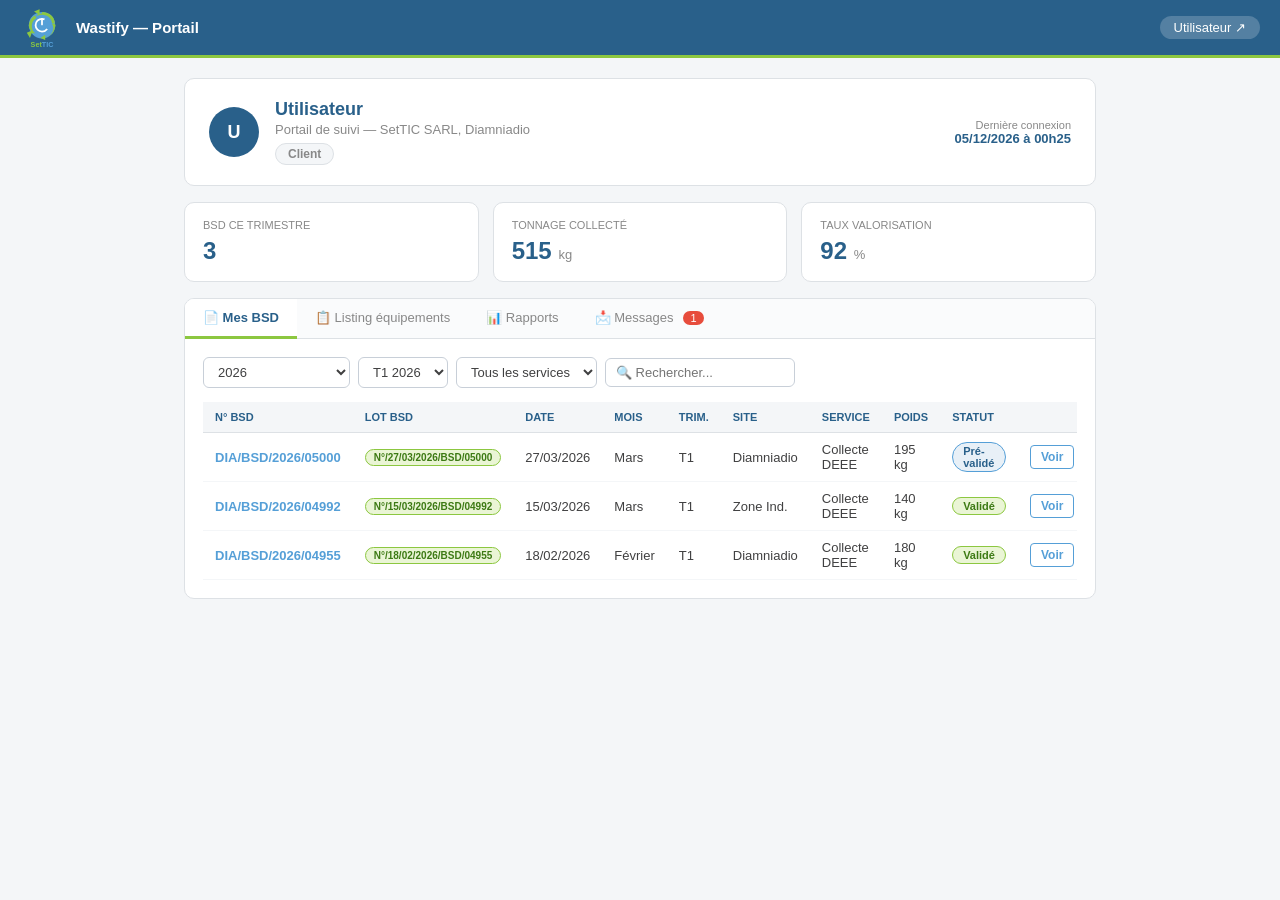
<file: portail_client.html>
<!DOCTYPE html>
<html lang="fr">
<head>
<meta charset="UTF-8">
<meta name="viewport" content="width=device-width, initial-scale=1.0">
<title>Wastify — Portail</title>
<style>
*, *::before, *::after { box-sizing: border-box; margin: 0; padding: 0; }
body { background: #f4f6f8; font-family: Arial, Helvetica, sans-serif; font-size: 14px; color: #404041; }
.topbar { background: #29608A; padding: 0 20px; height: 58px; display: flex; align-items: center; justify-content: space-between; border-bottom: 3px solid #8CC740; }
.topbar-brand { display: flex; align-items: center; gap: 12px; }
.topbar-title { color: white; font-size: 15px; font-weight: bold; }
.topbar-right { display: flex; align-items: center; gap: 12px; }
.user-pill { background: rgba(255,255,255,0.2); border-radius: 20px; padding: 4px 14px; font-size: 13px; color: white; cursor: pointer; }
.body { padding: 20px 24px; max-width: 960px; margin: 0 auto; display: flex; flex-direction: column; gap: 16px; padding-bottom: 40px; }
/* WELCOME */
.welcome { background: white; border-radius: 10px; border: 1px solid #dde1e5; padding: 20px 24px; display: flex; align-items: center; gap: 16px; }
.w-avatar { width: 50px; height: 50px; border-radius: 50%; color: white; display: flex; align-items: center; justify-content: center; font-size: 18px; font-weight: bold; flex-shrink: 0; }
.w-title { font-size: 18px; font-weight: bold; color: #29608A; }
.w-sub { font-size: 13px; color: #888; margin-top: 2px; }
.profil-chip { display: inline-block; border-radius: 20px; padding: 3px 12px; font-size: 12px; font-weight: bold; margin-top: 6px; }
.pc-client { background: #f4f6f8; color: #888; border: 1px solid #dde1e5; }
.pc-partenaire { background: #f0e6ff; color: #6c3483; border: 1px solid #c39bd3; }
/* MÉTRIQUES */
.metrics { display: grid; gap: 14px; }
.mg-3 { grid-template-columns: repeat(3,1fr); }
.mg-2 { grid-template-columns: repeat(2,1fr); }
.mc { background: white; border-radius: 10px; border: 1px solid #dde1e5; padding: 16px 18px; }
.mc-label { font-size: 11px; color: #888; text-transform: uppercase; margin-bottom: 6px; }
.mc-value { font-size: 24px; font-weight: bold; color: #29608A; }
.mc-unit { font-size: 13px; color: #888; font-weight: normal; }
/* TABS */
.card { background: white; border-radius: 10px; border: 1px solid #dde1e5; overflow: hidden; }
.tabs { display: flex; border-bottom: 1px solid #dde1e5; background: #fafbfc; }
.tab { padding: 11px 18px; font-size: 13px; cursor: pointer; border: none; background: none; color: #888; font-family: Arial, sans-serif; border-bottom: 3px solid transparent; margin-bottom: -1px; display: flex; align-items: center; gap: 6px; }
.tab.active { color: #29608A; border-bottom-color: #8CC740; font-weight: bold; background: white; }
.tab-content { display: none; padding: 18px; }
.tab-content.active { display: block; }
/* TABLE */
.filter-row { display: flex; gap: 8px; flex-wrap: wrap; align-items: center; margin-bottom: 14px; }
.filter-row select, .filter-row input { border: 1px solid #c8cfd8; border-radius: 6px; padding: 6px 10px; font-size: 13px; font-family: Arial, sans-serif; background: white; color: #404041; }
table { width: 100%; border-collapse: collapse; font-size: 13px; }
th { padding: 9px 12px; text-align: left; font-size: 11px; font-weight: bold; color: #29608A; border-bottom: 1px solid #dde1e5; background: #f4f6f8; text-transform: uppercase; }
td { padding: 9px 12px; border-bottom: 1px solid #f4f6f8; }
tr:hover td { background: #f8fafb; }
.badge { display: inline-block; border-radius: 20px; padding: 2px 10px; font-size: 11px; font-weight: bold; }
.b-prev { background: #e8f0f7; color: #29608A; border: 1px solid #559FD7; }
.b-valide { background: #eaf5d5; color: #3d7a14; border: 1px solid #8CC740; }
.b-brouillon { background: #f4f6f8; color: #888; border: 1px solid #dde1e5; }
.btn-sm { padding: 4px 10px; border-radius: 4px; font-size: 12px; font-weight: bold; cursor: pointer; border: 1px solid #559FD7; background: white; color: #559FD7; font-family: Arial, sans-serif; }
.btn-sm:hover { background: #eef5fc; }
.lot-pill { display: inline-block; background: #eaf5d5; border: 1px solid #8CC740; border-radius: 20px; padding: 2px 8px; font-size: 10px; color: #3d7a14; font-weight: bold; }
/* MESSAGES */
.msg-card { border: 1px solid #dde1e5; border-radius: 8px; padding: 12px 16px; margin-bottom: 10px; }
.msg-card.settic { border-left: 3px solid #29608A; }
.msg-card.moi { border-left: 3px solid #8CC740; background: #f8fafb; }
.msg-header { display: flex; gap: 8px; align-items: center; margin-bottom: 6px; flex-wrap: wrap; }
.msg-from { font-size: 13px; font-weight: bold; }
.msg-time { font-size: 11px; color: #888; }
.msg-bsd { font-size: 12px; color: #559FD7; font-weight: bold; }
.msg-text { font-size: 13px; color: #404041; line-height: 1.5; }
.unread { background: #fdf0ef; color: #b03a2e; border-radius: 10px; padding: 1px 7px; font-size: 11px; font-weight: bold; }
.btn-primary { padding: 8px 16px; border-radius: 6px; font-size: 13px; font-weight: bold; cursor: pointer; border: none; background: #29608A; color: white; font-family: Arial, sans-serif; }
@media(max-width:600px){ .metrics{grid-template-columns:1fr!important;} }
</style>
</head>
<body>

<div class="topbar">
  <div class="topbar-brand">
    <svg width="44" height="44" viewBox="0 0 100 110" xmlns="http://www.w3.org/2000/svg">
      <circle cx="50" cy="48" r="33" fill="#559FD7"/>
      <path d="M50 15 C70 15 82 28 82 44 L75 44 C75 32 64 22 50 22 C44 22 38 24 34 27 L40 20 L30 14 L44 8 L44 20 C46 19 48 19 50 19 Z" fill="#8CC740"/>
      <path d="M18 55 C15 42 22 30 32 24 L36 30 C28 35 23 44 25 55 C26 60 29 65 33 68 L24 68 L20 80 L12 67 L23 62 C21 60 19 58 18 55 Z" fill="#8CC740"/>
      <path d="M82 55 C80 68 70 76 58 78 L58 85 L46 80 L58 72 L58 79 C68 77 76 70 78 59 C79 54 78 49 75 45 L82 45 C85 48 83 52 82 55 Z" fill="#8CC740"/>
      <circle cx="50" cy="48" r="16" fill="none" stroke="white" stroke-width="4.5" stroke-dasharray="70 30" stroke-dashoffset="-10"/>
      <line x1="50" y1="32" x2="50" y2="46" stroke="white" stroke-width="4.5" stroke-linecap="round"/>
      <text x="50" y="103" text-anchor="middle" font-family="Arial,sans-serif" font-size="18" font-weight="bold"><tspan fill="#8CC740">Set</tspan><tspan fill="#559FD7">TIC</tspan></text>
    </svg>
    <span class="topbar-title">Wastify — Portail</span>
  </div>
  <div class="topbar-right">
    <div class="user-pill" id="user-pill" onclick="localStorage.clear();window.location.href='index.html'">Déconnexion ↗</div>
  </div>
</div>

<div class="body">

  <!-- WELCOME -->
  <div class="welcome">
    <div class="w-avatar" id="w-avatar" style="background:#29608A;">?</div>
    <div>
      <div class="w-title" id="w-title">Bienvenue</div>
      <div class="w-sub">Portail de suivi &mdash; SetTIC SARL, Diamniadio</div>
      <div id="profil-chip-wrap"></div>
    </div>
    <div style="margin-left:auto;text-align:right;">
      <div style="font-size:11px;color:#888;">Derni&egrave;re connexion</div>
      <div style="font-size:13px;font-weight:bold;color:#29608A;" id="last-login"></div>
    </div>
  </div>

  <!-- MÉTRIQUES -->
  <div class="metrics" id="metrics-container"></div>

  <!-- ONGLETS CLIENT -->
  <div class="card" id="card-client" style="display:none;">
    <div class="tabs" id="tabs-client">
      <button class="tab active" onclick="showTab('bsd',this)">&#128196; Mes BSD</button>
      <button class="tab" onclick="showTab('listing',this)">&#128203; Listing &eacute;quipements</button>
      <button class="tab" onclick="showTab('rapports',this)">&#128202; Rapports</button>
      <button class="tab" onclick="showTab('messages',this)">&#128233; Messages <span id="msg-badge" style="background:#e74c3c;color:white;border-radius:10px;padding:1px 7px;font-size:11px;margin-left:4px;">1</span></button>
    </div>

    <!-- MES BSD -->
    <div class="tab-content active" id="tab-bsd">
      <div class="filter-row">
        <select><option>Toutes les ann&eacute;es</option><option selected>2026</option><option>2025</option></select>
        <select><option selected>T1 2026</option><option>T2 2026</option></select>
        <select><option>Tous les services</option><option>Collecte DEEE</option><option>Destruction DD</option></select>
        <input type="text" placeholder="&#128269; Rechercher...">
      </div>
      <div style="overflow-x:auto;">
        <table>
          <thead><tr><th>N&deg; BSD</th><th>Lot BSD</th><th>Date</th><th>Mois</th><th>Trim.</th><th>Site</th><th>Service</th><th>Poids</th><th>Statut</th><th></th></tr></thead>
          <tbody>
            <tr>
              <td style="color:#559FD7;font-weight:bold;">DIA/BSD/2026/05000</td>
              <td><span class="lot-pill">N°/27/03/2026/BSD/05000</span></td>
              <td>27/03/2026</td><td>Mars</td><td>T1</td><td>Diamniadio</td><td>Collecte DEEE</td><td>195 kg</td>
              <td><span class="badge b-prev">Pr&eacute;-valid&eacute;</span></td>
              <td><button class="btn-sm">Voir</button></td>
            </tr>
            <tr>
              <td style="color:#559FD7;font-weight:bold;">DIA/BSD/2026/04992</td>
              <td><span class="lot-pill">N°/15/03/2026/BSD/04992</span></td>
              <td>15/03/2026</td><td>Mars</td><td>T1</td><td>Zone Ind.</td><td>Collecte DEEE</td><td>140 kg</td>
              <td><span class="badge b-valide">Valid&eacute;</span></td>
              <td><button class="btn-sm">Voir</button></td>
            </tr>
            <tr>
              <td style="color:#559FD7;font-weight:bold;">DIA/BSD/2026/04955</td>
              <td><span class="lot-pill">N°/18/02/2026/BSD/04955</span></td>
              <td>18/02/2026</td><td>F&eacute;vrier</td><td>T1</td><td>Diamniadio</td><td>Collecte DEEE</td><td>180 kg</td>
              <td><span class="badge b-valide">Valid&eacute;</span></td>
              <td><button class="btn-sm">Voir</button></td>
            </tr>
          </tbody>
        </table>
      </div>
    </div>

    <!-- LISTING ÉQUIPEMENTS -->
    <div class="tab-content" id="tab-listing">
      <div style="font-size:13px;color:#888;margin-bottom:14px;">Listing d&eacute;taill&eacute; de vos &eacute;quipements collect&eacute;s. Exportable en Excel.</div>
      <div class="filter-row">
        <select><option>Tous les BSD</option><option>BSD 05000</option><option>BSD 04992</option></select>
        <select><option>Tous les types</option><option>Unit&eacute; centrale</option><option>Imprimante</option><option>T&eacute;l&eacute;phone</option></select>
        <button class="btn-primary" onclick="alert('Export Excel listing...')">&#128190; Export Excel</button>
      </div>
      <div style="overflow-x:auto;">
        <table>
          <thead><tr><th>Date</th><th>N&deg; BSD</th><th>Type</th><th>Marque</th><th>Mod&egrave;le</th><th>Caract&eacute;ristique</th><th>N&deg; s&eacute;rie</th><th>Qt&eacute;</th></tr></thead>
          <tbody>
            <tr><td>27/03/2026</td><td style="color:#559FD7;font-weight:bold;">05000</td><td>Unit&eacute; centrale</td><td>Dell</td><td>OptiPlex 7050</td><td>—</td><td style="font-size:11px;">DL7050-2341</td><td>1</td></tr>
            <tr><td>27/03/2026</td><td style="color:#559FD7;font-weight:bold;">05000</td><td>Imprimante</td><td>HP</td><td>LBP6030</td><td>—</td><td style="color:#888;">N/A</td><td>5</td></tr>
            <tr><td>27/03/2026</td><td style="color:#559FD7;font-weight:bold;">05000</td><td>Cartouche toner</td><td>HP</td><td>CF280A</td><td style="color:#7a5c00;font-weight:bold;">Toner</td><td style="color:#888;">N/A</td><td>12</td></tr>
            <tr><td>15/03/2026</td><td style="color:#559FD7;font-weight:bold;">04992</td><td>Ordinateur portable</td><td>Apple</td><td>MacBook Pro 2019</td><td>—</td><td style="font-size:11px;">APL2019-7734</td><td>1</td></tr>
          </tbody>
        </table>
      </div>
    </div>

    <!-- RAPPORTS -->
    <div class="tab-content" id="tab-rapports">
      <div style="font-size:13px;color:#888;margin-bottom:16px;">Vos rapports de collecte et bilans p&eacute;riodiques.</div>
      <div style="display:flex;flex-direction:column;gap:10px;">
        <div style="background:#f4f6f8;border:1px solid #dde1e5;border-radius:8px;padding:14px 18px;display:flex;align-items:center;gap:14px;">
          <span style="font-size:24px;">&#128202;</span>
          <div style="flex:1;">
            <div style="font-size:14px;font-weight:bold;color:#29608A;">Rapport collecte T1 2026</div>
            <div style="font-size:12px;color:#888;">3 BSD &mdash; 515 kg collect&eacute;s &mdash; 92% valoris&eacute;</div>
          </div>
          <button class="btn-primary" style="font-size:12px;padding:6px 12px;" onclick="alert('T&eacute;l&eacute;chargement...')">&#128190; T&eacute;l&eacute;charger</button>
        </div>
        <div style="background:#f4f6f8;border:1px solid #dde1e5;border-radius:8px;padding:14px 18px;display:flex;align-items:center;gap:14px;">
          <span style="font-size:24px;">&#128203;</span>
          <div style="flex:1;">
            <div style="font-size:14px;font-weight:bold;color:#29608A;">Listing &eacute;quipements T1 2026</div>
            <div style="font-size:12px;color:#888;">18 &eacute;quipements r&eacute;f&eacute;renc&eacute;s</div>
          </div>
          <button class="btn-primary" style="font-size:12px;padding:6px 12px;" onclick="alert('T&eacute;l&eacute;chargement...')">&#128190; T&eacute;l&eacute;charger</button>
        </div>
      </div>
    </div>

    <!-- MESSAGES -->
    <div class="tab-content" id="tab-messages">
      <div style="font-size:13px;color:#888;margin-bottom:14px;">&Eacute;changez avec l'&eacute;quipe SetTIC sur vos collectes.</div>
      <div class="msg-card settic">
        <div class="msg-header">
          <span class="msg-from">SetTIC — Boussoura TALLA</span>
          <span class="msg-bsd">BSD 05000</span>
          <span class="msg-time">27/03/2026 &agrave; 11h32</span>
        </div>
        <div class="msg-text">Bonjour, suite &agrave; la collecte du 27 mars, nous avons constat&eacute; un &eacute;cart de poids : pr&eacute;vu 220 kg, r&eacute;el 195 kg. Pouvez-vous confirmer ?</div>
      </div>
      <div class="msg-card moi">
        <div class="msg-header">
          <span class="msg-from" id="msg-from-client">Client</span>
          <span class="msg-bsd">BSD 05000</span>
          <span class="msg-time">27/03/2026 &agrave; 14h15</span>
        </div>
        <div class="msg-text">Bonjour, nous confirmons. Une partie n'&eacute;tait pas pr&ecirc;te. Compl&eacute;ment pr&eacute;vu &agrave; la prochaine collecte.</div>
      </div>
      <div class="msg-card settic" style="border-left-color:#e74c3c;">
        <div class="msg-header">
          <span class="msg-from">SetTIC — Boussoura TALLA</span>
          <span class="msg-bsd">BSD 04992</span>
          <span class="msg-time">25/03/2026 &agrave; 09h15</span>
          <span class="unread">Non lu</span>
        </div>
        <div class="msg-text">2 t&eacute;l&eacute;phones suppl&eacute;mentaires collect&eacute;s. Merci de confirmer votre accord pour facturation.</div>
      </div>
      <div style="background:#f4f6f8;border-radius:8px;padding:14px;margin-top:8px;">
        <div style="font-size:12px;font-weight:bold;color:#29608A;text-transform:uppercase;margin-bottom:8px;">Nouveau message</div>
        <select style="border:1px solid #c8cfd8;border-radius:6px;padding:7px 10px;font-size:13px;font-family:Arial,sans-serif;width:100%;margin-bottom:8px;">
          <option>BSD DIA/BSD/2026/05000</option><option>BSD DIA/BSD/2026/04992</option><option>Message g&eacute;n&eacute;ral</option>
        </select>
        <textarea rows="3" placeholder="Votre message..." style="width:100%;border:1px solid #c8cfd8;border-radius:6px;padding:8px 11px;font-size:13px;font-family:Arial,sans-serif;resize:vertical;margin-bottom:8px;"></textarea>
        <div style="display:flex;justify-content:flex-end;">
          <button class="btn-primary" onclick="alert('Message envoy&eacute; !')">Envoyer</button>
        </div>
      </div>
    </div>
  </div>

  <!-- ONGLETS PARTENAIRE -->
  <div class="card" id="card-partenaire" style="display:none;">
    <div class="tabs">
      <button class="tab active" onclick="showTab('bld',this)">&#128666; Mes BLD</button>
      <button class="tab" onclick="showTab('msg-part',this)">&#128233; Messages</button>
    </div>

    <!-- MES BLD -->
    <div class="tab-content active" id="tab-bld">
      <div class="filter-row">
        <select><option selected>2026</option><option>2025</option></select>
        <select><option selected>T1 2026</option><option>T2 2026</option></select>
        <input type="text" placeholder="&#128269; Rechercher...">
      </div>
      <div style="overflow-x:auto;">
        <table>
          <thead><tr><th>N&deg; BLD</th><th>Lot BLD</th><th>Date</th><th>Mati&egrave;re</th><th>Poids</th><th>Traitement</th><th>Statut</th><th></th></tr></thead>
          <tbody>
            <tr>
              <td style="color:#559FD7;font-weight:bold;">DIA/BLD/2026/02000</td>
              <td><span class="lot-pill">N°/15/03/2026/BLD/02000</span></td>
              <td>15/03/2026</td><td>M&eacute;taux ferreux</td><td>245 kg</td><td>Recyclage</td>
              <td><span class="badge b-valide">Valid&eacute;</span></td>
              <td><button class="btn-sm">Voir</button></td>
            </tr>
            <tr>
              <td style="color:#559FD7;font-weight:bold;">DIA/BLD/2026/01999</td>
              <td><span class="lot-pill">N°/28/02/2026/BLD/01999</span></td>
              <td>28/02/2026</td><td>Aluminium</td><td>180 kg</td><td>Recyclage</td>
              <td><span class="badge b-valide">Valid&eacute;</span></td>
              <td><button class="btn-sm">Voir</button></td>
            </tr>
          </tbody>
        </table>
      </div>
    </div>

    <!-- MESSAGES PARTENAIRE -->
    <div class="tab-content" id="tab-msg-part">
      <div class="msg-card settic">
        <div class="msg-header">
          <span class="msg-from">SetTIC — Boussoura TALLA</span>
          <span class="msg-bsd">BLD 02000</span>
          <span class="msg-time">15/03/2026 &agrave; 14h00</span>
        </div>
        <div class="msg-text">Bonjour, la livraison de 245 kg de m&eacute;taux ferreux est confirm&eacute;e. Merci de nous faire parvenir le certificat de recyclage.</div>
      </div>
      <div style="background:#f4f6f8;border-radius:8px;padding:14px;margin-top:8px;">
        <textarea rows="3" placeholder="R&eacute;pondre &agrave; SetTIC..." style="width:100%;border:1px solid #c8cfd8;border-radius:6px;padding:8px 11px;font-size:13px;font-family:Arial,sans-serif;resize:vertical;margin-bottom:8px;"></textarea>
        <div style="display:flex;justify-content:flex-end;">
          <button class="btn-primary" onclick="alert('Message envoy&eacute; !')">Envoyer</button>
        </div>
      </div>
    </div>
  </div>

</div>

<script>
function showTab(id, btn) {
  var prefix = id === 'bsd' || id === 'listing' || id === 'rapports' || id === 'messages' ? 'tab-' : 'tab-';
  document.querySelectorAll('.tab-content').forEach(function(t){t.classList.remove('active');});
  document.querySelectorAll('.tab').forEach(function(t){t.classList.remove('active');});
  var el = document.getElementById('tab-'+id) || document.getElementById(id);
  if (el) el.classList.add('active');
  btn.classList.add('active');
  if (id === 'messages' || id === 'msg-part') document.getElementById('msg-badge') && (document.getElementById('msg-badge').style.display = 'none');
}

window.onload = function() {
  var user = localStorage.getItem('wastify_user') || 'Utilisateur';
  var role = localStorage.getItem('wastify_role') || 'client';

  // Sécurité
  if (role !== 'client' && role !== 'partenaire') {
    window.location.href = 'dashboard_ops.html'; return;
  }

  document.getElementById('user-pill').textContent = user.split(' ')[0] + ' ↗';
  document.getElementById('w-title').textContent = user;
  document.getElementById('msg-from-client').textContent = user;

  var init = user.split(' ').map(function(w){return w[0];}).join('').substring(0,2).toUpperCase();
  var av = document.getElementById('w-avatar');
  av.textContent = init;
  av.style.background = role === 'partenaire' ? '#6c3483' : '#29608A';

  // Profil chip
  var chip = role === 'partenaire'
    ? '<span class="profil-chip pc-partenaire">Partenaire Downstream</span>'
    : '<span class="profil-chip pc-client">Client</span>';
  document.getElementById('profil-chip-wrap').innerHTML = chip;

  // Dernière connexion
  var now = new Date();
  var pad = function(n){return String(n).padStart(2,'0');};
  document.getElementById('last-login').textContent = pad(now.getDate())+'/'+pad(now.getMonth()+1)+'/'+now.getFullYear()+' à '+pad(now.getHours())+'h'+pad(now.getMinutes());

  if (role === 'client') {
    // MÉTRIQUES CLIENT
    document.getElementById('metrics-container').className = 'metrics mg-3';
    document.getElementById('metrics-container').innerHTML =
      '<div class="mc"><div class="mc-label">BSD ce trimestre</div><div class="mc-value">3</div></div>'+
      '<div class="mc"><div class="mc-label">Tonnage collect&eacute;</div><div class="mc-value">515 <span class="mc-unit">kg</span></div></div>'+
      '<div class="mc"><div class="mc-label">Taux valorisation</div><div class="mc-value">92 <span class="mc-unit">%</span></div></div>';
    document.getElementById('card-client').style.display = 'block';

  } else if (role === 'partenaire') {
    // MÉTRIQUES PARTENAIRE
    document.getElementById('metrics-container').className = 'metrics mg-2';
    document.getElementById('metrics-container').innerHTML =
      '<div class="mc"><div class="mc-label">BLD re&ccedil;us ce trimestre</div><div class="mc-value">2</div></div>'+
      '<div class="mc"><div class="mc-label">Tonnage re&ccedil;u</div><div class="mc-value">425 <span class="mc-unit">kg</span></div></div>';
    document.getElementById('card-partenaire').style.display = 'block';
  }
};
</script>
</body>
</html>
</file>
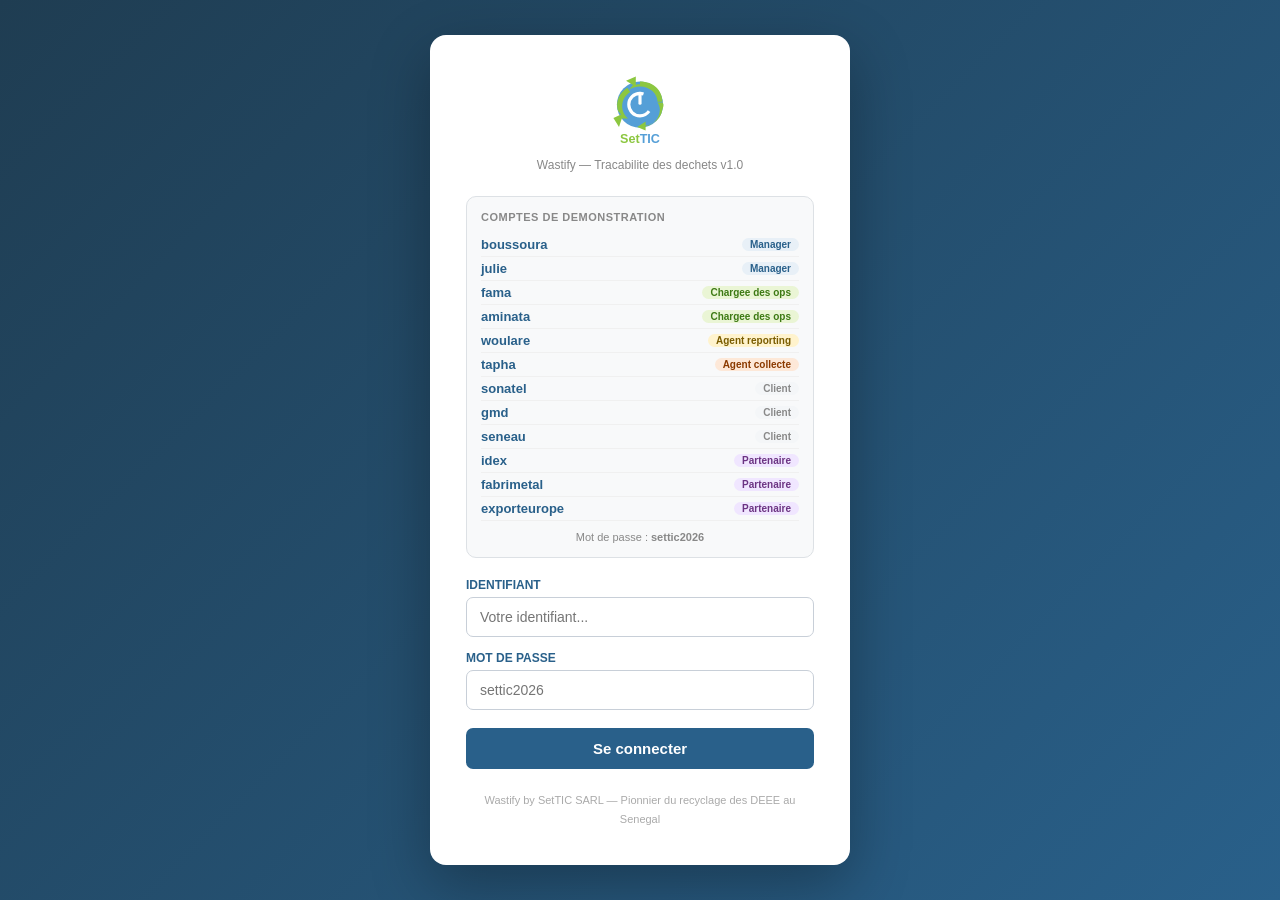
<file: rapport_collecte.html>
<!DOCTYPE html>
<html lang="fr">
<head>
<meta charset="UTF-8">
<meta name="viewport" content="width=device-width, initial-scale=1.0">
<title>Wastify — Rapport de Collecte</title>
<style>
*, *::before, *::after { box-sizing: border-box; margin: 0; padding: 0; }
body { background: #f4f6f8; font-family: Arial, Helvetica, sans-serif; font-size: 14px; color: #404041; }
.topbar { background: #29608A; padding: 0 20px; height: 58px; display: flex; align-items: center; justify-content: space-between; border-bottom: 3px solid #8CC740; position: sticky; top: 0; z-index: 100; }
.topbar-brand { display: flex; align-items: center; gap: 12px; }
.topbar-title { color: white; font-size: 15px; font-weight: bold; }
.topbar-right { display: flex; align-items: center; gap: 12px; }
.user-pill { background: rgba(255,255,255,0.2); border-radius: 20px; padding: 4px 14px; font-size: 13px; color: white; }
.nav-link { color: rgba(255,255,255,0.75); font-size: 13px; text-decoration: none; padding: 4px 10px; border-radius: 4px; }
.nav-link:hover { background: rgba(255,255,255,0.15); color: white; }
.page-bar { background: white; border-bottom: 1px solid #dde1e5; padding: 12px 24px; display: flex; align-items: center; justify-content: space-between; flex-wrap: wrap; gap: 10px; position: sticky; top: 61px; z-index: 99; }
.page-title { font-size: 18px; font-weight: bold; color: #29608A; }
.body { padding: 20px 24px; max-width: 1100px; margin: 0 auto; }
.btn { padding: 7px 16px; border-radius: 6px; font-size: 13px; font-weight: bold; cursor: pointer; font-family: Arial, sans-serif; border: 1px solid #dde1e5; background: white; color: #404041; }
.btn:hover { opacity: 0.85; }
.btn-primary { background: #29608A; color: white; border-color: #29608A; }
.btn-green { background: #8CC740; color: white; border-color: #8CC740; }
.filter-card { background: white; border-radius: 10px; border: 1px solid #dde1e5; padding: 16px 18px; margin-bottom: 20px; }
.filter-title { font-size: 12px; font-weight: bold; color: #29608A; text-transform: uppercase; margin-bottom: 12px; }
.filter-grid { display: grid; grid-template-columns: repeat(5,1fr); gap: 12px; align-items: end; }
.field { display: flex; flex-direction: column; gap: 5px; }
.field label { font-size: 11px; font-weight: bold; color: #29608A; text-transform: uppercase; }
.field input, .field select { border: 1px solid #c8cfd8; border-radius: 6px; padding: 8px 11px; font-size: 13px; background: white; color: #404041; font-family: Arial, sans-serif; width: 100%; }
.field input:focus, .field select:focus { outline: none; border-color: #559FD7; }
.metrics-row { display: grid; grid-template-columns: repeat(5,1fr); gap: 12px; margin-bottom: 20px; }
.metric-card { background: white; border-radius: 10px; border: 1px solid #dde1e5; padding: 14px 16px; position: relative; overflow: hidden; }
.metric-card::before { content:''; position:absolute; top:0; left:0; width:4px; height:100%; }
.mc-blue::before { background:#559FD7; }
.mc-green::before { background:#8CC740; }
.mc-teal::before { background:#0e6655; }
.mc-orange::before { background:#e67e22; }
.mc-dark::before { background:#29608A; }
.metric-label { font-size:11px; color:#888; text-transform:uppercase; margin-bottom:4px; }
.metric-value { font-size:22px; font-weight:bold; color:#29608A; }
.metric-unit { font-size:12px; color:#888; font-weight:normal; }
.metric-sub { font-size:11px; color:#888; margin-top:3px; }
.charts-grid { display: grid; grid-template-columns: 2fr 1fr; gap: 16px; margin-bottom: 20px; }
.card { background: white; border-radius: 10px; border: 1px solid #dde1e5; overflow: hidden; }
.card-head { padding: 12px 18px; border-bottom: 1px solid #dde1e5; display: flex; align-items: center; justify-content: space-between; }
.card-head-title { font-size: 14px; font-weight: bold; color: #29608A; }
.card-body { padding: 16px; }
.bar-chart { display: flex; align-items: flex-end; gap: 8px; height: 140px; }
.bar-col { flex:1; display:flex; flex-direction:column; align-items:center; gap:4px; }
.bar { width:100%; border-radius:4px 4px 0 0; cursor:pointer; transition:opacity 0.2s; }
.bar:hover { opacity:0.75; }
.bar-label { font-size:10px; color:#888; }
.bar-val { font-size:10px; font-weight:bold; color:#29608A; }
.donut-wrap { display:flex; align-items:center; gap:14px; }
.donut-legend { flex:1; }
.donut-item { display:flex; align-items:center; gap:8px; margin-bottom:7px; font-size:12px; }
.donut-color { width:11px; height:11px; border-radius:2px; flex-shrink:0; }
.donut-name { flex:1; }
.donut-pct { font-weight:bold; color:#29608A; }
.table-card { background:white; border-radius:10px; border:1px solid #dde1e5; overflow:hidden; margin-bottom:20px; }
.table-toolbar { padding:12px 18px; border-bottom:1px solid #dde1e5; display:flex; align-items:center; justify-content:space-between; flex-wrap:wrap; gap:10px; }
.table-search { border:1px solid #c8cfd8; border-radius:6px; padding:6px 12px; font-size:13px; font-family:Arial,sans-serif; width:220px; }
.table-search:focus { outline:none; border-color:#559FD7; }
table { width:100%; border-collapse:collapse; font-size:13px; }
th { padding:9px 12px; text-align:left; font-size:11px; font-weight:bold; color:#29608A; border-bottom:2px solid #dde1e5; background:#f4f6f8; text-transform:uppercase; white-space:nowrap; }
td { padding:9px 12px; border-bottom:1px solid #f4f6f8; }
tr:hover td { background:#f8fafb; }
.num { text-align:right; font-weight:bold; color:#29608A; }
.bsd-ref { color:#559FD7; font-weight:bold; cursor:pointer; }
.bsd-ref:hover { text-decoration:underline; }
.badge { display:inline-block; border-radius:20px; padding:2px 9px; font-size:11px; font-weight:bold; }
.badge-fait { background:#eaf5d5; color:#3d7a14; border:1px solid #8CC740; }
.badge-pret { background:#e8f0f7; color:#29608A; border:1px solid #559FD7; }
.badge-brouillon { background:#f4f6f8; color:#888; border:1px solid #dde1e5; }
.table-footer { padding:12px 18px; border-top:1px solid #dde1e5; display:flex; align-items:center; justify-content:space-between; background:#f4f6f8; font-size:12px; color:#888; }
.table-footer strong { color:#29608A; }
.section-title { font-size:14px; font-weight:bold; color:#29608A; margin-bottom:12px; }
@media (max-width:900px) { .filter-grid { grid-template-columns:1fr 1fr; } .metrics-row { grid-template-columns:1fr 1fr; } .charts-grid { grid-template-columns:1fr; } }
</style>

<script>
(function() {
  var role = localStorage.getItem('wastify_role') || '';
  var allowed = ['manager', 'ops', 'agent_reporting'];
  if (!role) { window.location.href = 'index.html'; return; }
  if (allowed.indexOf(role) === -1) {
    if (role === 'agent_collecte' || role === 'agent_reporting') window.location.href = 'dashboard_agent.html';
    else if (role === 'client' || role === 'partenaire') window.location.href = 'portail_client.html';
    else window.location.href = 'dashboard_ops.html';
  }
})();
</script>
</head>
<body>
<div class="topbar">
  <div class="topbar-brand">
    <svg width="44" height="44" viewBox="0 0 100 110" xmlns="http://www.w3.org/2000/svg">
      <circle cx="50" cy="48" r="33" fill="#559FD7"/>
      <path d="M50 15 C70 15 82 28 82 44 L75 44 C75 32 64 22 50 22 C44 22 38 24 34 27 L40 20 L30 14 L44 8 L44 20 C46 19 48 19 50 19 Z" fill="#8CC740"/>
      <path d="M18 55 C15 42 22 30 32 24 L36 30 C28 35 23 44 25 55 C26 60 29 65 33 68 L24 68 L20 80 L12 67 L23 62 C21 60 19 58 18 55 Z" fill="#8CC740"/>
      <path d="M82 55 C80 68 70 76 58 78 L58 85 L46 80 L58 72 L58 79 C68 77 76 70 78 59 C79 54 78 49 75 45 L82 45 C85 48 83 52 82 55 Z" fill="#8CC740"/>
      <circle cx="50" cy="48" r="16" fill="none" stroke="white" stroke-width="4.5" stroke-dasharray="70 30" stroke-dashoffset="-10"/>
      <line x1="50" y1="32" x2="50" y2="46" stroke="white" stroke-width="4.5" stroke-linecap="round"/>
      <text x="50" y="103" text-anchor="middle" font-family="Arial,sans-serif" font-size="18" font-weight="bold"><tspan fill="#8CC740">Set</tspan><tspan fill="#559FD7">TIC</tspan></text>
    </svg>
    <span class="topbar-title">Wastify</span>
  </div>
  <div class="topbar-right">
    <a href="dashboard_ops.html" class="nav-link">&#8592; Dashboard</a>
    <a href="rapport_listing.html" class="nav-link">Listing &#8594;</a>
    <div class="user-pill" id="user-pill">Ops</div>
  </div>
</div>
<div class="page-bar">
  <div class="page-title">&#128202; Rapport de collecte</div>
  <div style="display:flex;gap:8px;">
    <button class="btn" onclick="window.print()">&#128438; Imprimer</button>
    <button class="btn btn-green" onclick="alert('Export Excel...')">&#128190; Export Excel</button>
    <button class="btn btn-primary" onclick="alert('Export PDF...')">&#128196; Export PDF</button>
  </div>
</div>
<div class="body">
  <!-- FILTRES -->
  <div class="filter-card">
    <div class="filter-title">&#127797; Filtres</div>
    <div class="filter-grid">
      <div class="field"><label>Du</label><input type="date" value="2026-01-01"></div>
      <div class="field"><label>Au</label><input type="date" value="2026-03-30"></div>
      <div class="field">
        <label>Client</label>
        <select onchange="filtrerDonnees()">
          <option value="">Tous les clients</option>
          <option>Orange Sénégal</option>
          <option>Sonatel</option>
          <option>EGMT</option>
          <option>Transport I. Sakho</option>
          <option>GMD</option>
          <option>SENEAU</option>
        </select>
      </div>
      <div class="field">
        <label>Type de service</label>
        <select onchange="filtrerDonnees()">
          <option value="">Tous</option>
          <option>Collecte & Recyclage DEEE</option>
          <option>Destruction disques durs</option>
          <option>Destruction archives</option>
          <option>Collecte déchets recyclables</option>
          <option>Collecte déchets ménagers</option>
        </select>
      </div>
      <div class="field">
        <label>Statut BSD</label>
        <select onchange="filtrerDonnees()">
          <option value="">Tous</option>
          <option>Fait</option>
          <option>Prêt</option>
          <option>Brouillon</option>
        </select>
      </div>
    </div>
    <div style="display:flex;gap:8px;margin-top:12px;">
      <button class="btn btn-primary" onclick="filtrerDonnees()">Appliquer</button>
      <button class="btn" onclick="reinitialiser()">Réinitialiser</button>
    </div>
  </div>

  <!-- MÉTRIQUES -->
  <div class="metrics-row">
    <div class="metric-card mc-blue"><div class="metric-label">Total BSD</div><div class="metric-value" id="m-bsd">24 <span class="metric-unit">BSD</span></div><div class="metric-sub">T1 2026</div></div>
    <div class="metric-card mc-green"><div class="metric-label">Tonnage total</div><div class="metric-value">3,2 <span class="metric-unit">t</span></div><div class="metric-sub">3 200 kg</div></div>
    <div class="metric-card mc-teal"><div class="metric-label">Clients actifs</div><div class="metric-value">7</div><div class="metric-sub">ce trimestre</div></div>
    <div class="metric-card mc-orange"><div class="metric-label">Moy. par collecte</div><div class="metric-value">133 <span class="metric-unit">kg</span></div><div class="metric-sub">par BSD</div></div>
    <div class="metric-card mc-dark"><div class="metric-label">Taux valorisation</div><div class="metric-value">87 <span class="metric-unit">%</span></div><div class="metric-sub">vs 82% T4 2025</div></div>
  </div>

  <!-- GRAPHIQUES -->
  <div class="charts-grid">
    <div class="card">
      <div class="card-head"><div class="card-head-title">Tonnage collecté par mois (kg)</div></div>
      <div class="card-body">
        <div class="bar-chart">
          <div class="bar-col"><div class="bar-val">820</div><div class="bar" style="height:82px;background:#559FD7;"></div><div class="bar-label">Jan</div></div>
          <div class="bar-col"><div class="bar-val">940</div><div class="bar" style="height:94px;background:#559FD7;"></div><div class="bar-label">Fév</div></div>
          <div class="bar-col"><div class="bar-val">1440</div><div class="bar" style="height:140px;background:#8CC740;"></div><div class="bar-label">Mars ▲</div></div>
        </div>
        <div style="display:flex;gap:12px;margin-top:10px;flex-wrap:wrap;">
          <div style="display:flex;align-items:center;gap:5px;font-size:11px;color:#888;"><div style="width:10px;height:10px;background:#559FD7;border-radius:2px;"></div>Mois passés</div>
          <div style="display:flex;align-items:center;gap:5px;font-size:11px;color:#888;"><div style="width:10px;height:10px;background:#8CC740;border-radius:2px;"></div>Mois en cours</div>
        </div>
      </div>
    </div>
    <div class="card">
      <div class="card-head"><div class="card-head-title">Répartition par type</div></div>
      <div class="card-body">
        <div class="donut-wrap">
          <svg width="88" height="88" viewBox="0 0 88 88">
            <circle cx="44" cy="44" r="32" fill="none" stroke="#dde1e5" stroke-width="13"/>
            <circle cx="44" cy="44" r="32" fill="none" stroke="#559FD7" stroke-width="13" stroke-dasharray="80 121" stroke-dashoffset="0" transform="rotate(-90 44 44)"/>
            <circle cx="44" cy="44" r="32" fill="none" stroke="#8CC740" stroke-width="13" stroke-dasharray="48 153" stroke-dashoffset="-80" transform="rotate(-90 44 44)"/>
            <circle cx="44" cy="44" r="32" fill="none" stroke="#e67e22" stroke-width="13" stroke-dasharray="29 172" stroke-dashoffset="-128" transform="rotate(-90 44 44)"/>
            <circle cx="44" cy="44" r="32" fill="none" stroke="#29608A" stroke-width="13" stroke-dasharray="24 177" stroke-dashoffset="-157" transform="rotate(-90 44 44)"/>
            <text x="44" y="48" text-anchor="middle" font-size="12" font-weight="bold" fill="#29608A" font-family="Arial">3,2t</text>
          </svg>
          <div class="donut-legend">
            <div class="donut-item"><div class="donut-color" style="background:#559FD7"></div><span class="donut-name">DEEE</span><span class="donut-pct">40%</span></div>
            <div class="donut-item"><div class="donut-color" style="background:#8CC740"></div><span class="donut-name">Métaux</span><span class="donut-pct">24%</span></div>
            <div class="donut-item"><div class="donut-color" style="background:#e67e22"></div><span class="donut-name">Plastique</span><span class="donut-pct">15%</span></div>
            <div class="donut-item"><div class="donut-color" style="background:#29608A"></div><span class="donut-name">Papier</span><span class="donut-pct">12%</span></div>
            <div class="donut-item"><div class="donut-color" style="background:#dde1e5"></div><span class="donut-name">Autres</span><span class="donut-pct">9%</span></div>
          </div>
        </div>
      </div>
    </div>
  </div>

  <!-- SYNTHÈSE PAR CLIENT -->
  <div class="section-title">&#128101; Synthèse par client</div>
  <div class="table-card" style="margin-bottom:20px;">
    <div style="overflow-x:auto;">
      <table>
        <thead><tr>
          <th>Client</th><th>Nb BSD</th><th>Poids total</th>
          <th>DEEE</th><th>Métaux</th><th>Plastique</th><th>Papier</th><th>Autres</th><th>Taux val.</th>
        </tr></thead>
        <tbody>
          <tr><td><strong>IDEX SA</strong></td><td class="num">7</td><td class="num">980 kg</td><td class="num">420 kg</td><td class="num">180 kg</td><td class="num">210 kg</td><td class="num">120 kg</td><td class="num">50 kg</td><td class="num" style="color:#3d7a14;">92%</td></tr>
          <tr><td><strong>Orange Sénégal</strong></td><td class="num">5</td><td class="num">720 kg</td><td class="num">380 kg</td><td class="num">120 kg</td><td class="num">140 kg</td><td class="num">50 kg</td><td class="num">30 kg</td><td class="num" style="color:#3d7a14;">89%</td></tr>
          <tr><td><strong>Sonatel</strong></td><td class="num">4</td><td class="num">640 kg</td><td class="num">290 kg</td><td class="num">150 kg</td><td class="num">110 kg</td><td class="num">60 kg</td><td class="num">30 kg</td><td class="num" style="color:#3d7a14;">88%</td></tr>
          <tr><td><strong>Transp. I. Sakho</strong></td><td class="num">4</td><td class="num">480 kg</td><td class="num">80 kg</td><td class="num">200 kg</td><td class="num">120 kg</td><td class="num">50 kg</td><td class="num">30 kg</td><td class="num" style="color:#7a5c00;">78%</td></tr>
          <tr><td><strong>EGMT</strong></td><td class="num">2</td><td class="num">240 kg</td><td class="num">100 kg</td><td class="num">80 kg</td><td class="num">40 kg</td><td class="num">15 kg</td><td class="num">5 kg</td><td class="num" style="color:#3d7a14;">90%</td></tr>
          <tr><td><strong>GMD</strong></td><td class="num">1</td><td class="num">80 kg</td><td class="num">60 kg</td><td class="num">10 kg</td><td class="num">5 kg</td><td class="num">5 kg</td><td class="num">0 kg</td><td class="num" style="color:#3d7a14;">94%</td></tr>
          <tr><td><strong>SENEAU</strong></td><td class="num">1</td><td class="num">60 kg</td><td class="num">50 kg</td><td class="num">5 kg</td><td class="num">5 kg</td><td class="num">0 kg</td><td class="num">0 kg</td><td class="num" style="color:#3d7a14;">100%</td></tr>
          <tr style="background:#f4f6f8;font-weight:bold;"><td>TOTAL</td><td class="num">24</td><td class="num">3 200 kg</td><td class="num">1 380 kg</td><td class="num">745 kg</td><td class="num">630 kg</td><td class="num">300 kg</td><td class="num">145 kg</td><td class="num" style="color:#3d7a14;">87%</td></tr>
        </tbody>
      </table>
    </div>
  </div>

  <!-- DÉTAIL BSD -->
  <div class="section-title">&#128196; Détail des BSD</div>
  <div class="table-card">
    <div class="table-toolbar">
      <div style="font-size:14px;font-weight:bold;color:#29608A;" id="table-count">24 BSD — T1 2026</div>
      <div style="display:flex;gap:8px;align-items:center;">
        <input class="table-search" type="text" placeholder="🔍 Rechercher..." oninput="rechercherBSD(this.value)">
        <a href="rapport_listing.html" class="btn">Voir listing &#8594;</a>
      </div>
    </div>
    <div style="overflow-x:auto;">
      <table>
        <thead><tr>
          <th>N° BSD</th><th>Lot BSD</th><th>Date</th><th>Mois</th><th>Trim.</th>
          <th>Client</th><th>Site</th><th>Service</th><th>Poids (kg)</th><th>Agent</th><th>Statut</th>
        </tr></thead>
        <tbody id="bsd-tbody"></tbody>
      </table>
    </div>
    <div class="table-footer">
      <div>Affichage <strong id="aff-count">5</strong> sur <strong>24</strong> résultats</div>
    </div>
  </div>
</div>

<script>
var donnees = [
  { ref:'DIA/BSD/2026/05000', lot:'N°/27/03/2026/BSD/05000', date:'27/03/2026', mois:'Mars', trim:'T1', client:'Orange Sénégal', site:'Diamniadio', service:'Collecte DEEE', poids:195.0, agent:'I. WOULARE', statut:'Prêt' },
  { ref:'DIA/BSD/2026/04999', lot:'N°/26/03/2026/BSD/04999', date:'26/03/2026', mois:'Mars', trim:'T1', client:'Transp. I. Sakho', site:'Route Rufisque', service:'Collecte déchets ménagers', poids:120.0, agent:'Tapha', statut:'Fait' },
  { ref:'DIA/BSD/2026/04998', lot:'N°/25/03/2026/BSD/04998', date:'25/03/2026', mois:'Mars', trim:'T1', client:'Orange Sénégal', site:'Almadies', service:'Collecte DEEE', poids:88.0, agent:'I. WOULARE', statut:'Prêt' },
  { ref:'DIA/BSD/2026/04997', lot:'N°/24/03/2026/BSD/04997', date:'24/03/2026', mois:'Mars', trim:'T1', client:'Sonatel', site:'Plateau', service:'Collecte DEEE', poids:210.0, agent:'Tapha', statut:'Fait' },
  { ref:'DIA/BSD/2026/04996', lot:'—', date:'23/03/2026', mois:'Mars', trim:'T1', client:'EGMT', site:'Diamniadio', service:'Collecte DEEE', poids:55.0, agent:'I. WOULARE', statut:'Brouillon' },
];

function renderTable(data) {
  var tbody = document.getElementById('bsd-tbody');
  tbody.innerHTML = data.map(function(r) {
    var bc = r.statut==='Fait'?'badge-fait':(r.statut==='Prêt'?'badge-pret':'badge-brouillon');
    return '<tr>'+
      '<td class="bsd-ref" onclick="alert(\'Ouverture BSD '+r.ref+'...\')">'+r.ref.replace('DIA/BSD/2026/','')+'</td>'+
      '<td style="font-size:11px;color:#888;">'+r.lot+'</td>'+
      '<td>'+r.date+'</td><td>'+r.mois+'</td><td>'+r.trim+'</td>'+
      '<td>'+r.client+'</td><td>'+r.site+'</td>'+
      '<td style="font-size:12px;">'+r.service+'</td>'+
      '<td class="num">'+r.poids.toFixed(1)+'</td>'+
      '<td>'+r.agent+'</td>'+
      '<td><span class="badge '+bc+'">'+r.statut+'</span></td>'+
      '</tr>';
  }).join('');
  document.getElementById('aff-count').textContent = data.length;
}

function filtrerDonnees() { renderTable(donnees); }
function rechercherBSD(val) {
  var v = val.toLowerCase();
  renderTable(donnees.filter(function(r){ return r.ref.toLowerCase().includes(v)||r.client.toLowerCase().includes(v)||r.service.toLowerCase().includes(v); }));
}
function reinitialiser() { renderTable(donnees); }

window.onload = function() {
  renderTable(donnees);
  var user = localStorage.getItem('wastify_user') || 'Ops';
  document.getElementById('user-pill').textContent = user.split(' ')[0];
};
</script>
</body>
</html>
</file>
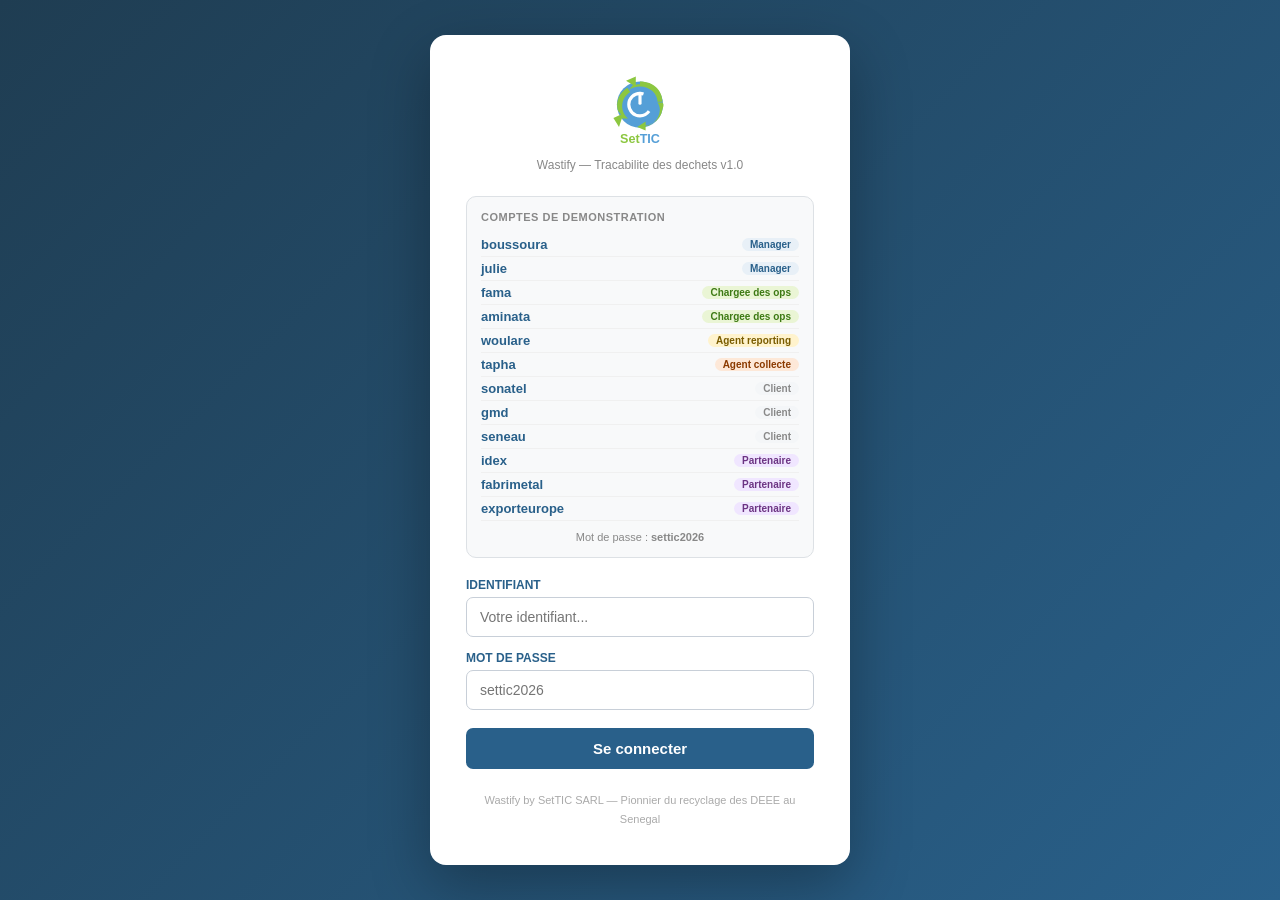
<file: rapport_listing.html>
<!DOCTYPE html>
<html lang="fr">
<head>
<meta charset="UTF-8">
<meta name="viewport" content="width=device-width, initial-scale=1.0">
<title>Wastify — Rapport Listing</title>
<style>
*, *::before, *::after { box-sizing: border-box; margin: 0; padding: 0; }
body { background: #f4f6f8; font-family: Arial, Helvetica, sans-serif; font-size: 14px; color: #404041; }
.topbar { background: #29608A; padding: 0 20px; height: 58px; display: flex; align-items: center; justify-content: space-between; border-bottom: 3px solid #8CC740; position: sticky; top: 0; z-index: 100; }
.topbar-brand { display: flex; align-items: center; gap: 12px; }
.topbar-title { color: white; font-size: 15px; font-weight: bold; }
.topbar-right { display: flex; align-items: center; gap: 12px; }
.user-pill { background: rgba(255,255,255,0.2); border-radius: 20px; padding: 4px 14px; font-size: 13px; color: white; }
.nav-link { color: rgba(255,255,255,0.75); font-size: 13px; text-decoration: none; padding: 4px 10px; border-radius: 4px; }
.nav-link:hover { background: rgba(255,255,255,0.15); color: white; }
.page-bar { background: white; border-bottom: 1px solid #dde1e5; padding: 12px 24px; display: flex; align-items: center; justify-content: space-between; flex-wrap: wrap; gap: 10px; position: sticky; top: 61px; z-index: 99; }
.page-title { font-size: 18px; font-weight: bold; color: #29608A; }
.body { padding: 20px 24px; max-width: 1200px; margin: 0 auto; display: flex; flex-direction: column; gap: 16px; padding-bottom: 40px; }
.btn { padding: 7px 16px; border-radius: 6px; font-size: 13px; font-weight: bold; cursor: pointer; font-family: Arial, sans-serif; border: 1px solid #dde1e5; background: white; color: #404041; }
.btn:hover { opacity: 0.85; }
.btn-primary { background: #29608A; color: white; border-color: #29608A; }
.btn-green { background: #8CC740; color: white; border-color: #8CC740; }
/* ÉTAPE 1 - FILTRES */
.card { background: white; border-radius: 10px; border: 1px solid #dde1e5; overflow: hidden; }
.card-head { padding: 11px 18px; display: flex; align-items: center; gap: 10px; }
.card-head-blue { background: #29608A; }
.card-head-green { background: #3d7a14; }
.card-head-title { font-size: 14px; font-weight: bold; color: white; }
.dot-g { width: 9px; height: 9px; border-radius: 50%; background: #8CC740; flex-shrink: 0; }
.dot-b { width: 9px; height: 9px; border-radius: 50%; background: #559FD7; flex-shrink: 0; }
.card-head-right { flex: 1; display: flex; justify-content: flex-end; align-items: center; gap: 8px; }
.card-body { padding: 18px; }
.g2 { display: grid; grid-template-columns: 1fr 1fr; gap: 14px; margin-bottom: 14px; }
.g3 { display: grid; grid-template-columns: 1fr 1fr 1fr; gap: 14px; margin-bottom: 14px; }
.field { display: flex; flex-direction: column; gap: 5px; }
.field label { font-size: 11px; font-weight: bold; color: #29608A; text-transform: uppercase; }
.field input, .field select { border: 1px solid #c8cfd8; border-radius: 6px; padding: 8px 11px; font-size: 13px; background: white; color: #404041; font-family: Arial, sans-serif; width: 100%; }
.field input:focus, .field select:focus { outline: none; border-color: #559FD7; }
/* ÉTAPE 2 - SÉLECTION BSD */
.bsd-select-grid { display: grid; grid-template-columns: repeat(3,1fr); gap: 10px; margin-bottom:14px; }
.bsd-card { border: 1px solid #c8cfd8; border-radius: 8px; padding: 12px 14px; cursor: pointer; transition: all 0.15s; user-select: none; }
.bsd-card:hover { border-color: #559FD7; background: #f0f7fd; }
.bsd-card.selected { border-color: #8CC740; background: #eaf5d5; }
.bsd-card input[type=checkbox] { width: 15px; height: 15px; accent-color: #8CC740; cursor: pointer; }
.bsd-ref { font-size: 13px; font-weight: bold; color: #29608A; margin: 4px 0 2px; }
.bsd-card.selected .bsd-ref { color: #3d7a14; }
.bsd-info { font-size: 11px; color: #888; }
.bsd-poids { font-size: 12px; font-weight: bold; color: #404041; margin-top: 4px; }
/* RÉCAP BSD SÉLECTIONNÉS */
.recap-bar { background: #e8f0f7; border: 1px solid #559FD7; border-radius: 8px; padding: 10px 14px; display: none; align-items: center; gap: 16px; flex-wrap: wrap; font-size: 13px; margin-bottom: 14px; }
.recap-bar.visible { display: flex; }
.recap-item { display: flex; flex-direction: column; gap: 2px; }
.recap-item-label { font-size: 10px; color: #888; text-transform: uppercase; }
.recap-item-val { font-size: 14px; font-weight: bold; color: #29608A; }
/* LISTING TABLE */
.listing-table { width: 100%; border-collapse: collapse; font-size: 12px; min-width: 1000px; }
.listing-table th { padding: 8px 8px; text-align: left; font-size: 10px; font-weight: bold; color: #29608A; border-bottom: 2px solid #dde1e5; background: #f4f6f8; text-transform: uppercase; white-space: nowrap; }
.listing-table th.col-carte { background: #fffbf0; color: #7a5c00; }
.listing-table th.col-serie { background: #f0f7fd; color: #1a5276; }
.listing-table td { padding: 6px 8px; border-bottom: 1px solid #f4f6f8; vertical-align: middle; }
.listing-table td input, .listing-table td select { border: 1px solid #c8cfd8; border-radius: 4px; padding: 4px 6px; font-size: 12px; background: white; color: #404041; font-family: Arial, sans-serif; width: 100%; }
.listing-table td.auto { background: #f8f9fa; color: #888; font-size: 11px; }
.listing-table td.col-carte { background: #fffdf5; }
.listing-table td.col-serie { background: #f5f9fd; }
.serie-error { border-color: #e74c3c !important; background: #fff5f5 !important; }
.na-label { display: flex; align-items: center; gap: 6px; cursor: pointer; font-size: 12px; }
.na-label input[type=checkbox] { width: 14px; height: 14px; accent-color: #8CC740; cursor: pointer; }
/* AUTOCOMPLETE */
.ac-wrap { position: relative; }
.ac-list { position: absolute; top: 100%; left: 0; right: 0; background: white; border: 1px solid #c8cfd8; border-top: none; border-radius: 0 0 6px 6px; max-height: 160px; overflow-y: auto; z-index: 300; box-shadow: 0 4px 12px rgba(0,0,0,0.1); display: none; }
.ac-list.open { display: block; }
.ac-item { padding: 7px 12px; font-size: 12px; cursor: pointer; }
.ac-item:hover { background: #f0f7fd; color: #29608A; }
.ac-item.new-item { color: #8CC740; font-style: italic; }
.add-line-btn { display: inline-flex; align-items: center; gap: 6px; color: #559FD7; font-size: 13px; cursor: pointer; padding: 10px 0; background: none; border: none; font-family: Arial, sans-serif; }
.add-line-btn:hover { text-decoration: underline; }
.plus-c { width: 18px; height: 18px; border-radius: 50%; background: #559FD7; color: white; display: inline-flex; align-items: center; justify-content: center; font-size: 13px; line-height: 1; flex-shrink: 0; }
.table-footer { padding: 12px 18px; border-top: 1px solid #dde1e5; display: flex; align-items: center; justify-content: space-between; background: #f4f6f8; font-size: 12px; flex-wrap: wrap; gap: 8px; }
@media (max-width:900px) { .g2,.g3 { grid-template-columns:1fr; } .bsd-select-grid { grid-template-columns:1fr 1fr; } }
</style>

<script>
(function() {
  var role = localStorage.getItem('wastify_role') || '';
  var allowed = ['manager', 'ops', 'agent_reporting'];
  if (!role) { window.location.href = 'index.html'; return; }
  if (allowed.indexOf(role) === -1) {
    if (role === 'agent_collecte' || role === 'agent_reporting') window.location.href = 'dashboard_agent.html';
    else if (role === 'client' || role === 'partenaire') window.location.href = 'portail_client.html';
    else window.location.href = 'dashboard_ops.html';
  }
})();
</script>
</head>
<body>
<div class="topbar">
  <div class="topbar-brand">
    <svg width="44" height="44" viewBox="0 0 100 110" xmlns="http://www.w3.org/2000/svg">
      <circle cx="50" cy="48" r="33" fill="#559FD7"/>
      <path d="M50 15 C70 15 82 28 82 44 L75 44 C75 32 64 22 50 22 C44 22 38 24 34 27 L40 20 L30 14 L44 8 L44 20 C46 19 48 19 50 19 Z" fill="#8CC740"/>
      <path d="M18 55 C15 42 22 30 32 24 L36 30 C28 35 23 44 25 55 C26 60 29 65 33 68 L24 68 L20 80 L12 67 L23 62 C21 60 19 58 18 55 Z" fill="#8CC740"/>
      <path d="M82 55 C80 68 70 76 58 78 L58 85 L46 80 L58 72 L58 79 C68 77 76 70 78 59 C79 54 78 49 75 45 L82 45 C85 48 83 52 82 55 Z" fill="#8CC740"/>
      <circle cx="50" cy="48" r="16" fill="none" stroke="white" stroke-width="4.5" stroke-dasharray="70 30" stroke-dashoffset="-10"/>
      <line x1="50" y1="32" x2="50" y2="46" stroke="white" stroke-width="4.5" stroke-linecap="round"/>
      <text x="50" y="103" text-anchor="middle" font-family="Arial,sans-serif" font-size="18" font-weight="bold"><tspan fill="#8CC740">Set</tspan><tspan fill="#559FD7">TIC</tspan></text>
    </svg>
    <span class="topbar-title">Wastify</span>
  </div>
  <div class="topbar-right">
    <a href="rapport_collecte.html" class="nav-link">&#8592; Rapport collecte</a>
    <a href="dashboard_ops.html" class="nav-link">Dashboard</a>
    <div class="user-pill" id="user-pill">Ops</div>
  </div>
</div>
<div class="page-bar">
  <div class="page-title">&#128203; Rapport Listing — Détail équipements</div>
  <div style="display:flex;gap:8px;">
    <button class="btn" onclick="window.print()">&#128438; Imprimer</button>
    <button class="btn btn-green" onclick="alert('Export Excel...')">&#128190; Export Excel</button>
    <button class="btn btn-primary" onclick="alert('Export PDF client...')">&#128196; Export PDF client</button>
  </div>
</div>
<div class="body">

  <!-- ÉTAPE 1 : FILTRES -->
  <div class="card">
    <div class="card-head card-head-blue"><div class="dot-g"></div><span class="card-head-title">Étape 1 — Choisir la période et le client</span></div>
    <div class="card-body">
      <div class="g3">
        <div class="field"><label>Période — du</label><input type="date" id="date-debut" value="2026-01-01" onchange="chargerBSD()"></div>
        <div class="field"><label>Au</label><input type="date" id="date-fin" value="2026-03-31" onchange="chargerBSD()"></div>
        <div class="field">
          <label>Client</label>
          <select id="sel-client" onchange="chargerBSD()">
            <option value="">Tous les clients</option>
            <option value="orange">Orange Sénégal</option>
            <option value="sonatel">Sonatel</option>
            <option value="egmt">EGMT</option>
            <option value="tis">Transport I. Sakho</option>
          </select>
        </div>
      </div>
    </div>
  </div>

  <!-- ÉTAPE 2 : SÉLECTION BSD -->
  <div class="card" id="card-bsd-select" style="display:none;">
    <div class="card-head card-head-green">
      <div class="dot-b"></div>
      <span class="card-head-title">Étape 2 — Sélectionner les BSD</span>
      <div class="card-head-right">
        <label style="display:flex;align-items:center;gap:6px;color:white;font-size:13px;cursor:pointer;">
          <input type="checkbox" id="cb-tous" onchange="tousLesBSD()" style="width:15px;height:15px;accent-color:#8CC740;cursor:pointer;"> Sélectionner tout
        </label>
      </div>
    </div>
    <div class="card-body">
      <div class="bsd-select-grid" id="bsd-grid"></div>
      <div class="recap-bar" id="recap-bar">
        <div class="recap-item"><div class="recap-item-label">BSD sélectionnés</div><div class="recap-item-val" id="rc-nb">0</div></div>
        <div class="recap-item"><div class="recap-item-label">Poids total</div><div class="recap-item-val" id="rc-poids">0 kg</div></div>
        <div class="recap-item"><div class="recap-item-label">Clients</div><div class="recap-item-val" id="rc-clients">—</div></div>
        <div class="recap-item"><div class="recap-item-label">Période</div><div class="recap-item-val" id="rc-periode">—</div></div>
      </div>
    </div>
  </div>

  <!-- ÉTAPE 3 : LISTING -->
  <div class="card" id="card-listing" style="display:none;">
    <div class="card-head card-head-blue">
      <div class="dot-g"></div>
      <span class="card-head-title">Étape 3 — Listing des équipements</span>
      <div class="card-head-right">
        <span style="font-size:11px;color:rgba(255,255,255,0.8);">Jaune = cartouches • Bleu = N° série</span>
      </div>
    </div>
    <div style="background:#fff8e6;border-bottom:1px solid #f0c040;padding:8px 18px;font-size:12px;color:#7a5c00;">
      ⚠️ N° de série saisi → Qté = 1 obligatoire et unique dans le système. Sans N° série → cocher N/A → Qté libre.
    </div>
    <div style="overflow-x:auto;">
      <table class="listing-table">
        <thead>
          <tr>
            <th style="width:30px;">#</th>
            <th style="width:75px;">Date</th>
            <th style="width:38px;" class="">Mois</th>
            <th style="width:38px;">Trim.</th>
            <th style="width:100px;">N° BSD</th>
            <th style="width:100px;">Client</th>
            <th style="width:80px;">Sous-client</th>
            <th style="width:80px;">Site</th>
            <th style="width:110px;">Type matériel</th>
            <th style="width:75px;">Marque</th>
            <th style="width:85px;">Modèle</th>
            <th style="width:95px;" class="col-carte">Caractéristique</th>
            <th style="width:100px;" class="col-serie">N° de série</th>
            <th style="width:35px;" class="col-serie">N/A</th>
            <th style="width:50px;">Qté</th>
            <th style="width:22px;"></th>
          </tr>
        </thead>
        <tbody id="listing-tbody"></tbody>
      </table>
    </div>
    <button class="add-line-btn" style="padding:10px 18px;" onclick="ajouterLigne()"><span class="plus-c">+</span> Ajouter une ligne</button>
    <div class="table-footer">
      <div style="color:#888;">Total équipements : <strong id="total-qte" style="color:#29608A;">0</strong></div>
      <div style="display:flex;gap:8px;">
        <button class="btn btn-green" onclick="alert('Listing sauvegardé !')">&#128190; Sauvegarder</button>
        <button class="btn btn-primary" onclick="alert('Export Excel listing...')">Export Excel</button>
      </div>
    </div>
  </div>

</div>

<script>
var BSD_DATA = [
  { ref:'DIA/BSD/2026/05000', annee:'2026', lot:'N°/27/03/2026/BSD/05000', client:'Orange Sénégal', clientId:'orange', date:'27/03/2026', mois:'Mars', trim:'T1', site:'Diamniadio', poids:195.0 },
  { ref:'DIA/BSD/2026/04999', annee:'2026', lot:'N°/26/03/2026/BSD/04999', client:'Transp. I. Sakho', clientId:'tis', date:'26/03/2026', mois:'Mars', trim:'T1', site:'Route Rufisque', poids:120.0 },
  { ref:'DIA/BSD/2026/04998', annee:'2026', lot:'N°/25/03/2026/BSD/04998', client:'Orange Sénégal', clientId:'orange', date:'25/03/2026', mois:'Mars', trim:'T1', site:'Almadies', poids:88.0 },
  { ref:'DIA/BSD/2026/04997', annee:'2026', lot:'N°/24/03/2026/BSD/04997', client:'Sonatel', clientId:'sonatel', date:'24/03/2026', mois:'Mars', trim:'T1', site:'Plateau', poids:210.0 },
  { ref:'DIA/BSD/2026/04996', annee:'2026', lot:'—', client:'EGMT', clientId:'egmt', date:'23/03/2026', mois:'Mars', trim:'T1', site:'Diamniadio', poids:55.0 },
];

var TYPES = ['Ordinateur portable','Unité centrale','Ecran','Imprimante','Copieur','Téléphone mobile','Tablette','Serveur','Disque dur','Cartouche encre','Cartouche toner','Toner bidon','Pile / Batterie','Autre'];
var MARQUES = ['HP','Dell','Lenovo','Apple','Samsung','Canon','Epson','Xerox','Brother','Acer','Asus','Autre'];
var MODELES = ['EliteBook 840','ProBook 450','OptiPlex 7050','Latitude E5470','ThinkPad T480','MacBook Pro','Galaxy A52','LBP6030','CF280A'];
var CARACT = ['Toner','Toner Bidon','Jet d\'encre'];
var SERIES = ['DL7050-2341','HP840-5522','CN6030-8891'];
var allMarques = MARQUES.slice();
var allModeles = MODELES.slice();
var bsdFiltres = [];

function chargerBSD() {
  var client = document.getElementById('sel-client').value;
  bsdFiltres = client ? BSD_DATA.filter(function(b){ return b.clientId === client; }) : BSD_DATA;
  var grid = document.getElementById('bsd-grid');
  grid.innerHTML = bsdFiltres.map(function(b, i) {
    return '<label class="bsd-card" id="bsd-card-'+i+'">' +
      '<div style="display:flex;align-items:center;gap:8px;">' +
        '<input type="checkbox" id="bsd-cb-'+i+'" onchange="updateRecap()">' +
        '<div class="bsd-ref">'+b.ref.replace('DIA/BSD/','')+'</div>' +
      '</div>' +
      '<div class="bsd-info">'+b.client+' — '+b.date+'</div>' +
      '<div class="bsd-info">Lot: '+b.lot.substring(0,20)+'...</div>' +
      '<div class="bsd-poids">'+b.poids.toFixed(1)+' kg</div>' +
      '</label>';
  }).join('');
  document.getElementById('card-bsd-select').style.display = 'block';
  document.getElementById('card-listing').style.display = 'none';
  document.getElementById('cb-tous').checked = false;
  document.getElementById('recap-bar').classList.remove('visible');
}

function tousLesBSD() {
  var checked = document.getElementById('cb-tous').checked;
  bsdFiltres.forEach(function(b, i) {
    var cb = document.getElementById('bsd-cb-'+i);
    var card = document.getElementById('bsd-card-'+i);
    if (cb) { cb.checked = checked; if (card) card.classList.toggle('selected', checked); }
  });
  updateRecap();
}

function updateRecap() {
  var selected = [];
  var totalPoids = 0;
  bsdFiltres.forEach(function(b, i) {
    var cb = document.getElementById('bsd-cb-'+i);
    var card = document.getElementById('bsd-card-'+i);
    if (cb && cb.checked) {
      card.classList.add('selected');
      selected.push(b);
      totalPoids += b.poids;
    } else if (card) {
      card.classList.remove('selected');
    }
  });
  if (selected.length > 0) {
    var clients = [...new Set(selected.map(function(b){return b.client;}))].join(', ');
    document.getElementById('rc-nb').textContent = selected.length;
    document.getElementById('rc-poids').textContent = totalPoids.toFixed(1) + ' kg';
    document.getElementById('rc-clients').textContent = clients;
    document.getElementById('rc-periode').textContent = selected[selected.length-1].date + ' → ' + selected[0].date;
    document.getElementById('recap-bar').classList.add('visible');
    // Afficher le listing avec données pré-remplies
    chargerListing(selected);
    document.getElementById('card-listing').style.display = 'block';
  } else {
    document.getElementById('recap-bar').classList.remove('visible');
    document.getElementById('card-listing').style.display = 'none';
  }
}

function chargerListing(bsds) {
  var tbody = document.getElementById('listing-tbody');
  tbody.innerHTML = '';
  // Données fictives pré-remplies pour la démo
  var exemples = [
    { date:'27/03/2026', mois:'Mars', trim:'T1', bsd:'05000', client:'Orange Sénégal', sousCli:'', site:'Diamniadio', type:'Unité centrale', marque:'Dell', modele:'OptiPlex 7050', caract:'', serie:'DL7050-2341', na:false, qte:1 },
    { date:'27/03/2026', mois:'Mars', trim:'T1', bsd:'05000', client:'Orange Sénégal', sousCli:'', site:'Diamniadio', type:'Imprimante', marque:'HP', modele:'LBP6030', caract:'', serie:'', na:true, qte:5 },
    { date:'27/03/2026', mois:'Mars', trim:'T1', bsd:'05000', client:'Orange Sénégal', sousCli:'', site:'Diamniadio', type:'Cartouche toner', marque:'HP', modele:'CF280A', caract:'Toner', serie:'', na:true, qte:12 },
  ];
  exemples.forEach(function(e){ ajouterLigneData(e); });
  updateTotal();
}

function ajouterLigne() {
  var bsds = [];
  bsdFiltres.forEach(function(b,i){ var cb=document.getElementById('bsd-cb-'+i); if(cb&&cb.checked) bsds.push(b); });
  var firstBSD = bsds.length > 0 ? bsds[0] : null;
  ajouterLigneData({
    date: firstBSD ? firstBSD.date : '',
    mois: firstBSD ? firstBSD.mois : '',
    trim: firstBSD ? firstBSD.trim : '',
    bsd: firstBSD ? firstBSD.ref.split('/').pop() : '',
    client: firstBSD ? firstBSD.client : '',
    sousCli:'', site: firstBSD ? firstBSD.site : '',
    type:'Unité centrale', marque:'', modele:'', caract:'', serie:'', na:false, qte:1
  });
}

function ajouterLigneData(e) {
  var tbody = document.getElementById('listing-tbody');
  var num = tbody.rows.length + 1;
  var tO = TYPES.map(function(t){return '<option'+(t===e.type?' selected':'')+'>'+t+'</option>';}).join('');
  var cO = CARACT.map(function(c){return '<option'+(c===e.caract?' selected':'')+'>'+c+'</option>';}).join('');
  var isCart = e.type.toLowerCase().includes('cartouche') || e.type.toLowerCase().includes('toner');
  var tr = document.createElement('tr');
  tr.innerHTML =
    '<td class="auto" style="text-align:center;">'+num+'</td>' +
    '<td class="auto">'+e.date+'</td>' +
    '<td class="auto">'+e.mois+'</td>' +
    '<td class="auto">'+e.trim+'</td>' +
    '<td class="auto" style="font-size:11px;font-weight:bold;color:#559FD7;">'+e.bsd+'</td>' +
    '<td class="auto">'+e.client+'</td>' +
    '<td><input type="text" value="'+e.sousCli+'" placeholder="Sous-client" style="width:75px;"></td>' +
    '<td><input type="text" value="'+e.site+'" style="width:70px;"></td>' +
    '<td><select class="type-sel" onchange="toggleCaract(this)">'+tO+'</select></td>' +
    '<td><div class="ac-wrap"><input type="text" value="'+e.marque+'" class="marque-inp" placeholder="Marque" autocomplete="off" oninput="acInput(this,\'marque\')"><div class="ac-list"></div></div></td>' +
    '<td><div class="ac-wrap"><input type="text" value="'+e.modele+'" class="modele-inp" placeholder="Modèle" autocomplete="off" oninput="acInput(this,\'modele\')"><div class="ac-list"></div></div></td>' +
    '<td class="col-carte"><select class="caract-sel" style="'+(isCart?'':'opacity:0.3;pointer-events:none;')+'">'+cO+'</select></td>' +
    '<td class="col-serie"><input type="text" class="serie-inp" value="'+(e.na?'N/A':e.serie)+'" placeholder="N° série" '+(e.na?'disabled style="background:#f4f6f8;"':'')+' oninput="verifierSerie(this)" onchange="serieChange(this)"></td>' +
    '<td class="col-serie" style="text-align:center;"><label class="na-label"><input type="checkbox" '+(e.na?'checked':'')+' onchange="toggleNA(this)"></label></td>' +
    '<td><input type="number" class="qte-inp" value="'+e.qte+'" min="1" '+(e.na?'':'max="1"')+' style="width:45px;" onchange="updateTotal()"></td>' +
    '<td><button onclick="this.closest(\'tr\').remove();renumeroter();updateTotal();" style="background:none;border:none;color:#b03a2e;cursor:pointer;font-size:14px;">&#215;</button></td>';
  tbody.appendChild(tr);
}

function toggleCaract(sel) {
  var tr = sel.closest('tr');
  var type = sel.value.toLowerCase();
  var isCart = type.includes('cartouche') || type.includes('toner');
  var cs = tr.querySelector('.caract-sel');
  cs.style.opacity = isCart ? '1' : '0.3';
  cs.style.pointerEvents = isCart ? 'auto' : 'none';
}

function toggleNA(cb) {
  var tr = cb.closest('tr');
  var serieInp = tr.querySelector('.serie-inp');
  var qteInp = tr.querySelector('.qte-inp');
  if (cb.checked) {
    serieInp.value = 'N/A'; serieInp.disabled = true; serieInp.style.background = '#f4f6f8';
    qteInp.removeAttribute('max');
  } else {
    serieInp.value = ''; serieInp.disabled = false; serieInp.style.background = 'white';
    qteInp.value = '1'; qteInp.max = '1';
  }
  updateTotal();
}

function verifierSerie(inp) {
  var serie = inp.value.trim();
  if (!serie || serie === 'N/A') { inp.classList.remove('serie-error'); return; }
  var tr = inp.closest('tr');
  tr.querySelector('.qte-inp').value = '1';
  tr.querySelector('.qte-inp').max = '1';
  inp.classList.toggle('serie-error', SERIES.indexOf(serie) !== -1);
  if (SERIES.indexOf(serie) !== -1) inp.title = 'ATTENTION : numéro de série déjà enregistré !';
  else inp.title = '';
}

function serieChange(inp) {
  var serie = inp.value.trim();
  if (serie && serie !== 'N/A' && SERIES.indexOf(serie) === -1) SERIES.push(serie);
}

function acInput(inp, type) {
  var val = inp.value.trim().toLowerCase();
  var list = inp.nextElementSibling;
  var base = type === 'marque' ? allMarques : allModeles;
  if (!val) { list.classList.remove('open'); return; }
  var matches = base.filter(function(m){ return m.toLowerCase().includes(val); });
  var html = matches.map(function(m){ return '<div class="ac-item" onclick="selectAC(this)" data-val="'+m+'">'+m+'</div>'; }).join('');
  var exact = base.some(function(m){ return m.toLowerCase() === val; });
  if (!exact) html += '<div class="ac-item new-item" onclick="createAC(this,\''+type+'\')">+ Créer "'+inp.value+'"</div>';
  list.innerHTML = html;
  list.classList.add('open');
}

function selectAC(el) { var inp = el.closest('.ac-wrap').querySelector('input'); inp.value = el.dataset.val; el.closest('.ac-list').classList.remove('open'); }
function createAC(el, type) { var val = el.closest('.ac-wrap').querySelector('input').value; if(type==='marque') allMarques.push(val); else allModeles.push(val); selectAC(el); }

document.addEventListener('click', function(e) {
  if (!e.target.closest('.ac-wrap')) document.querySelectorAll('.ac-list').forEach(function(l){ l.classList.remove('open'); });
});

function renumeroter() {
  document.querySelectorAll('#listing-tbody tr').forEach(function(tr,i){ tr.cells[0].textContent = i+1; });
}

function updateTotal() {
  var total = 0;
  document.querySelectorAll('.qte-inp').forEach(function(i){ total += parseInt(i.value)||0; });
  document.getElementById('total-qte').textContent = total;
}

window.onload = function() {
  var user = localStorage.getItem('wastify_user') || 'Ops';
  document.getElementById('user-pill').textContent = user.split(' ')[0];
  chargerBSD();
};
</script>
</body>
</html>
</file>
<file: assets/settic.css>
/* ============================================
   Wastify — Styles communs
   Charte : #8CC740 #559FD7 #29608A #404041
   ============================================ */

*, *::before, *::after { box-sizing: border-box; margin: 0; padding: 0; }
body { background: #f4f6f8; font-family: Arial, Helvetica, sans-serif; font-size: 14px; color: #404041; }

/* TOPBAR */
.topbar { background: #29608A; padding: 0 20px; height: 58px; display: flex; align-items: center; justify-content: space-between; border-bottom: 3px solid #8CC740; position: sticky; top: 0; z-index: 100; }
.topbar-brand { display: flex; align-items: center; gap: 12px; }
.topbar-title { color: white; font-size: 15px; font-weight: bold; }
.topbar-right { display: flex; align-items: center; gap: 12px; }
.user-pill { background: rgba(255,255,255,0.2); border-radius: 20px; padding: 4px 14px; font-size: 13px; color: white; cursor: pointer; }
.nav-link { color: rgba(255,255,255,0.75); font-size: 13px; text-decoration: none; padding: 4px 10px; border-radius: 4px; }
.nav-link:hover { background: rgba(255,255,255,0.15); color: white; }

/* SIDEBAR */
.layout { display: flex; min-height: calc(100vh - 58px); }
.sidebar { width: 220px; background: #1f3d52; flex-shrink: 0; padding: 16px 0; position: sticky; top: 58px; height: calc(100vh - 58px); overflow-y: auto; }
.nav-section { font-size: 10px; font-weight: bold; color: rgba(255,255,255,0.4); text-transform: uppercase; letter-spacing: 1px; padding: 16px 20px 6px; }
.nav-item { display: flex; align-items: center; gap: 10px; padding: 9px 20px; color: rgba(255,255,255,0.75); font-size: 13px; cursor: pointer; text-decoration: none; transition: all 0.15s; }
.nav-item:hover { background: rgba(255,255,255,0.08); color: white; }
.nav-item.active { background: rgba(140,199,64,0.2); color: #8CC740; border-left: 3px solid #8CC740; }
.nav-icon { font-size: 16px; width: 20px; text-align: center; flex-shrink: 0; }
.nav-badge { margin-left: auto; background: #e74c3c; color: white; border-radius: 10px; padding: 1px 7px; font-size: 11px; font-weight: bold; }
.nav-badge.green { background: #8CC740; }
.main-content { flex: 1; padding: 20px 24px; overflow-x: hidden; }

/* DOCBAR + ACTBAR */
.docbar { background: white; border-bottom: 1px solid #dde1e5; padding: 10px 24px; display: flex; align-items: center; justify-content: space-between; flex-wrap: wrap; gap: 10px; position: sticky; top: 61px; z-index: 99; }
.actbar { background: white; border-bottom: 1px solid #dde1e5; padding: 8px 24px; display: flex; gap: 8px; align-items: center; position: sticky; top: 115px; z-index: 98; box-shadow: 0 2px 6px rgba(0,0,0,0.06); }

/* STEPS */
.steps { display: flex; }
.step { padding: 6px 18px; font-size: 13px; border: 1px solid #dde1e5; background: #f4f6f8; color: #888; }
.step:first-child { border-radius: 6px 0 0 6px; }
.step:last-child { border-radius: 0 6px 6px 0; }
.step.active { background: #29608A; color: white; border-color: #29608A; font-weight: bold; }
.step.done { background: #8CC740; color: white; border-color: #8CC740; }

/* BOUTONS */
.btn { padding: 7px 16px; border-radius: 6px; font-size: 13px; font-weight: bold; cursor: pointer; font-family: Arial, sans-serif; border: 1px solid #dde1e5; background: white; color: #404041; transition: opacity 0.15s; }
.btn:hover { opacity: 0.85; }
.btn-save { background: #29608A; color: white; border-color: #29608A; }
.btn-validate { background: #8CC740; color: white; border-color: #8CC740; }
.btn-cancel { background: white; color: #b03a2e; border-color: #b03a2e; }
.btn-print { background: white; color: #559FD7; border-color: #559FD7; }
.btn-blue { background: #559FD7; color: white; border-color: #559FD7; }
.btn:disabled { opacity: 0.35; cursor: not-allowed; }
.sep { width: 1px; height: 22px; background: #dde1e5; margin: 0 4px; }
.btn-sm { padding: 4px 12px; border-radius: 4px; font-size: 12px; font-weight: bold; cursor: pointer; border: 1px solid #dde1e5; background: white; color: #404041; font-family: Arial, sans-serif; }
.btn-sm.green { background: #8CC740; color: white; border-color: #8CC740; }
.btn-sm.blue { background: #29608A; color: white; border-color: #29608A; }
.btn-sm.red { color: #b03a2e; border-color: #b03a2e; }

/* CARDS */
.card { background: white; border-radius: 10px; border: 1px solid #dde1e5; overflow: hidden; }
.card-head { padding: 11px 18px; display: flex; align-items: center; gap: 10px; }
.card-head-blue { background: #29608A; }
.card-head-green { background: #3d7a14; }
.card-head-mid { background: #1a5276; }
.card-head-dark { background: #1f3d52; }
.card-head-gray { background: #555; }
.card-head-title { font-size: 14px; font-weight: bold; color: white; }
.dot-g { width: 9px; height: 9px; border-radius: 50%; background: #8CC740; flex-shrink: 0; }
.dot-b { width: 9px; height: 9px; border-radius: 50%; background: #559FD7; flex-shrink: 0; }
.dot-w { width: 9px; height: 9px; border-radius: 50%; background: white; opacity: 0.7; flex-shrink: 0; }
.card-head-right { flex: 1; display: flex; justify-content: flex-end; align-items: center; gap: 8px; }
.card-body { padding: 18px; }

/* GRILLES */
.g1 { display: grid; grid-template-columns: 1fr; gap: 14px; margin-bottom: 14px; }
.g2 { display: grid; grid-template-columns: 1fr 1fr; gap: 14px; margin-bottom: 14px; }
.g3 { display: grid; grid-template-columns: 1fr 1fr 1fr; gap: 14px; margin-bottom: 14px; }
.g4 { display: grid; grid-template-columns: 1fr 1fr 1fr 1fr; gap: 14px; margin-bottom: 14px; }

/* CHAMPS */
.field { display: flex; flex-direction: column; gap: 5px; }
.field label { font-size: 11px; font-weight: bold; color: #29608A; text-transform: uppercase; letter-spacing: 0.5px; }
.field input, .field select, .field textarea { border: 1px solid #c8cfd8; border-radius: 6px; padding: 8px 11px; font-size: 14px; background: white; color: #404041; font-family: Arial, sans-serif; width: 100%; }
.field input:focus, .field select:focus, .field textarea:focus { outline: none; border-color: #559FD7; box-shadow: 0 0 0 2px rgba(85,159,215,0.15); }
.field input[readonly] { background: #f4f6f8; color: #888; cursor: default; }
.field textarea { min-height: 70px; resize: vertical; }

/* AUTOCOMPLETE */
.autocomplete-wrap { position: relative; }
.autocomplete-list { position: absolute; top: 100%; left: 0; right: 0; background: white; border: 1px solid #c8cfd8; border-top: none; border-radius: 0 0 6px 6px; max-height: 180px; overflow-y: auto; z-index: 200; box-shadow: 0 4px 12px rgba(0,0,0,0.1); display: none; }
.autocomplete-list.open { display: block; }
.autocomplete-item { padding: 8px 12px; font-size: 13px; cursor: pointer; color: #404041; }
.autocomplete-item:hover { background: #f0f7fd; color: #29608A; }
.autocomplete-item.new { color: #8CC740; font-style: italic; }

/* SUB-TITLE */
.sub-title { font-size: 12px; font-weight: bold; color: #29608A; text-transform: uppercase; letter-spacing: 0.5px; margin: 18px 0 12px; padding-bottom: 6px; border-bottom: 2px solid #8CC740; }

/* ONGLETS */
.tabs { display: flex; border-bottom: 1px solid #dde1e5; }
.tab { padding: 11px 18px; font-size: 13px; cursor: pointer; border: none; background: none; color: #888; font-family: Arial, sans-serif; border-bottom: 3px solid transparent; margin-bottom: -1px; }
.tab.active { color: #29608A; border-bottom-color: #8CC740; font-weight: bold; }
.tab-content { display: none; padding: 18px; }
.tab-content.active { display: block; }

/* TABLES */
table { width: 100%; border-collapse: collapse; font-size: 13px; }
thead tr { background: #f4f6f8; }
th { padding: 9px 10px; text-align: left; font-size: 11px; font-weight: bold; color: #29608A; border-bottom: 1px solid #dde1e5; white-space: nowrap; text-transform: uppercase; }
td { padding: 8px 10px; border-bottom: 1px solid #dde1e5; }
td select, td input[type="text"], td input[type="number"] { border: 1px solid #c8cfd8; border-radius: 4px; padding: 5px 7px; font-size: 13px; background: white; color: #404041; width: 100%; font-family: Arial, sans-serif; }
.add-line-btn { display: inline-flex; align-items: center; gap: 6px; color: #559FD7; font-size: 13px; cursor: pointer; padding: 10px 0; background: none; border: none; font-family: Arial, sans-serif; }
.add-line-btn:hover { text-decoration: underline; }
.plus-c { width: 18px; height: 18px; border-radius: 50%; background: #559FD7; color: white; display: inline-flex; align-items: center; justify-content: center; font-size: 13px; line-height: 1; flex-shrink: 0; }

/* BADGES */
.badge { display: inline-block; border-radius: 20px; padding: 3px 10px; font-size: 11px; font-weight: bold; }
.badge-brouillon { background: #f4f6f8; color: #888; border: 1px solid #dde1e5; }
.badge-pret { background: #e8f0f7; color: #29608A; border: 1px solid #559FD7; }
.badge-fait { background: #eaf5d5; color: #3d7a14; border: 1px solid #8CC740; }
.badge-annule { background: #fdf0ef; color: #b03a2e; border: 1px solid #e74c3c; }
.badge-attente { background: #fff3cd; color: #7a5c00; border: 1px solid #f0c040; }
.badge-confirme { background: #e8f0f7; color: #29608A; border: 1px solid #29608A; }

/* SIGNATURES */
.sig-grid { display: grid; grid-template-columns: 1fr 1fr; gap: 24px; margin-top: 6px; }
.sig-block { display: flex; flex-direction: column; gap: 8px; }
.sig-label { font-size: 11px; font-weight: bold; color: #29608A; text-transform: uppercase; letter-spacing: 0.5px; }
.sig-box { border: 1px dashed #c8cfd8; border-radius: 8px; height: 100px; display: flex; align-items: center; justify-content: center; color: #888; font-size: 13px; cursor: pointer; background: #f4f6f8; }
.sig-box:hover { border-color: #559FD7; color: #559FD7; background: #eef5fc; }
.sig-name { font-size: 13px; font-weight: bold; color: #404041; text-align: center; border-top: 1px solid #dde1e5; padding-top: 6px; min-height: 24px; }
.sig-date { font-size: 11px; color: #888; text-align: center; }

/* JOURNAL */
.journal-entry { display: flex; gap: 12px; margin-bottom: 14px; align-items: flex-start; }
.journal-avatar { width: 32px; height: 32px; border-radius: 50%; background: #29608A; color: white; display: flex; align-items: center; justify-content: center; font-size: 12px; font-weight: bold; flex-shrink: 0; }
.journal-avatar.system { background: #888; }
.journal-bubble { flex: 1; }
.journal-meta { font-size: 11px; color: #888; margin-bottom: 4px; }
.journal-meta strong { color: #404041; }
.journal-text { font-size: 13px; color: #404041; line-height: 1.5; background: #f4f6f8; border-radius: 6px; padding: 8px 12px; border-left: 3px solid #dde1e5; }
.journal-text.system { border-left-color: #559FD7; color: #888; font-style: italic; }
.journal-text.action { border-left-color: #8CC740; }
.journal-text.externe { border-left-color: #e67e22; background: #fef9f0; }
.jtype-btn { padding: 4px 12px; border-radius: 20px; font-size: 12px; cursor: pointer; border: 1px solid #dde1e5; background: white; color: #888; font-family: Arial, sans-serif; }
.jtype-btn.active { background: #29608A; color: white; border-color: #29608A; }
.jtype-btn.externe-btn { }
.jtype-btn.externe-btn.active { background: #e67e22; border-color: #e67e22; }

/* IMAGES */
.img-grid { display: grid; grid-template-columns: 1fr 1fr; gap: 12px; margin-top: 14px; }
.img-up { border: 1px dashed #c8cfd8; border-radius: 8px; height: 85px; display: flex; flex-direction: column; align-items: center; justify-content: center; color: #888; font-size: 12px; cursor: pointer; gap: 5px; background: #f4f6f8; }
.img-up:hover { border-color: #559FD7; color: #559FD7; background: #eef5fc; }

/* TRAITEMENT RADIO — clic sur label ET case */
.traitement-grid { display: grid; grid-template-columns: repeat(3, 1fr); gap: 10px; margin-bottom: 14px; }
.traitement-item { display: flex; align-items: center; gap: 10px; padding: 11px 14px; border: 1px solid #c8cfd8; border-radius: 8px; cursor: pointer; transition: all 0.15s; user-select: none; }
.traitement-item:hover { border-color: #559FD7; background: #eef5fc; }
.traitement-item input[type="radio"] { width: 16px; height: 16px; accent-color: #8CC740; flex-shrink: 0; cursor: pointer; }
.traitement-item .t-label { font-size: 13px; color: #404041; cursor: pointer; }
.traitement-item:has(input:checked) { border-color: #8CC740; background: #eaf5d5; }
.traitement-item:has(input:checked) .t-label { color: #3d7a14; font-weight: bold; }

/* LOCKED */
.locked-banner { background: #f4f6f8; border: 1px solid #dde1e5; border-radius: 8px; padding: 24px; text-align: center; color: #888; }
.unlock-badge { display: inline-block; background: #eaf5d5; color: #3d7a14; border: 1px solid #8CC740; border-radius: 20px; padding: 3px 12px; font-size: 12px; font-weight: bold; }

/* RESPONSIVE */
@media (max-width: 900px) {
  .sidebar { display: none; }
  .g3, .g4 { grid-template-columns: 1fr 1fr; }
  .traitement-grid { grid-template-columns: 1fr 1fr; }
}
@media (max-width: 600px) {
  .g2, .g3, .g4 { grid-template-columns: 1fr; }
  .sig-grid { grid-template-columns: 1fr; }
  .steps { display: none; }
}
</file>
